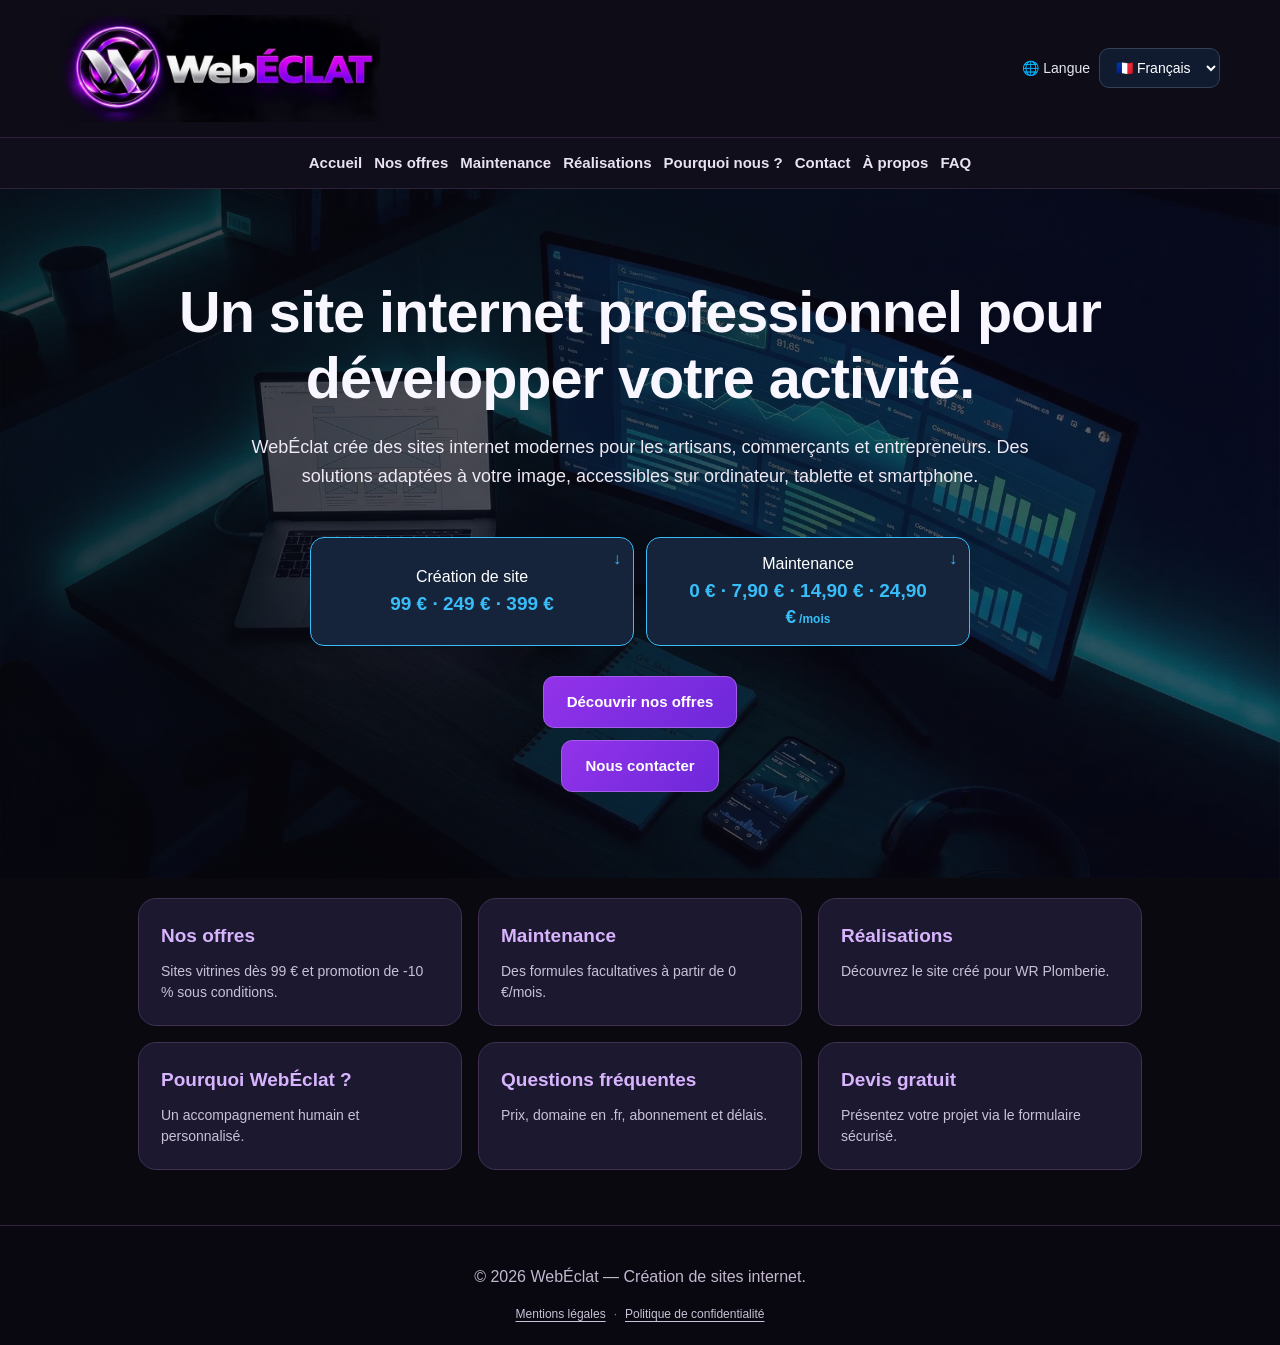
<file: index.html>
<!DOCTYPE html><html lang="fr"><head>
<meta charset="utf-8"/>
<meta content="width=device-width, initial-scale=1.0" name="viewport"/>
<meta content="WebÉclat crée des sites internet modernes et professionnels pour les artisans, commerçants et indépendants." name="description"/>
<title>WebÉclat | Création de sites internet</title>
<link href="style.css" rel="stylesheet"/>
<style>
    /* MENU SMARTPHONE */
    .site-navigation {
      position: relative;
      z-index: 10;
    }

    .menu-toggle {
      display: none;
    }

    .nav-links {
      display: flex;
      justify-content: center;
      align-items: center;
      flex-wrap: wrap;
      gap: 12px;
    }

    /* REALISATION */
    .portfolio-card {
      max-width: 850px;
      margin: 35px auto 0;
      padding: 25px;
      background: #151d30;
      border: 1px solid #293850;
      border-radius: 20px;
      text-align: center;
      overflow: hidden;
    }

    .portfolio-image {
      display: block;
      width: 100%;
      height: auto;
      max-height: 480px;
      object-fit: contain;
      background: #0b1020;
      border-radius: 12px;
    }

    .portfolio-card h3 {
      color: #38bdf8;
      font-size: 28px;
    }

    .contact-box {
      max-width: 650px;
      margin: 35px auto 0;
      padding: 35px 25px;
      background: #151d30;
      border: 1px solid #293850;
      border-radius: 20px;
      text-align: center;
    }

    .contact-email {
      display: inline-block;
      margin: 15px 0;
      color: #38bdf8;
      font-weight: bold;
      overflow-wrap: anywhere;
    }

    .note {
      max-width: 850px;
      margin: 20px auto;
      color: #94a3b8;
      font-size: 14px;
    }

    @media (max-width: 768px) {
      .site-navigation {
        display: block;
        padding: 0;
      }

      .menu-toggle {
        display: flex;
        align-items: center;
        justify-content: center;
        gap: 10px;
        width: 100%;
        padding: 16px;
        border: 0;
        background: #101b30;
        color: #ffffff;
        font-size: 17px;
        font-weight: 700;
        cursor: pointer;
      }

      .nav-links {
        display: none;
        flex-direction: column;
        align-items: stretch;
        gap: 0;
        padding: 0;
        background: #101b30;
      }

      .nav-links.open {
        display: flex;
      }

      .nav-links a {
        display: block;
        padding: 16px 20px;
        text-align: center;
        border-top: 1px solid #293850;
      }

      .cards {
        display: flex;
        flex-direction: column;
        align-items: stretch;
      }

      .card {
        width: 100%;
        max-width: 100%;
      }

      .portfolio-card {
        padding: 15px;
      }

      .contact-box {
        padding: 25px 18px;
      }
    }
  </style>
<style>
header{display:flex;align-items:center;justify-content:space-between;gap:16px;flex-wrap:wrap}
.language-wrap{display:flex;align-items:center;gap:9px;color:#e2e8f0;font-size:14px}
.language-wrap select{background:#101b30;color:#fff;border:1px solid #334155;border-radius:10px;padding:10px 12px;font-size:14px;cursor:pointer}
#maintenance .card{display:flex;flex-direction:column;gap:12px}
#maintenance .card .btn{margin-top:auto}
#maintenance .price small{font-size:15px;font-weight:500}
#maintenance .annual{color:#38bdf8;font-weight:700;margin-top:-10px}
#maintenance .popular{font-weight:700;color:#38bdf8;font-size:13px}
#maintenance .card p{line-height:1.6}
@media(max-width:768px){header{justify-content:center;text-align:center}.language-wrap{width:100%;justify-content:center}}
</style><style>
/* ACCÈS RAPIDE AUX PRIX, VISIBLE DÈS L'ACCUEIL */
.quick-prices{display:grid;grid-template-columns:repeat(2,minmax(0,1fr));gap:12px;max-width:660px;margin:24px auto}
.quick-price{position:relative;display:flex;flex-direction:column;align-items:center;justify-content:center;gap:4px;padding:15px 20px;border:1px solid #38bdf8;border-radius:14px;background:#15243b;color:#fff;text-decoration:none;line-height:1.35}
.quick-price strong{color:#38bdf8;font-size:19px}
.quick-price small{font-size:12px;margin-left:3px}
.quick-arrow{position:absolute;right:12px;top:10px;color:#38bdf8}
#services,#maintenance{scroll-margin-top:10px}
@media(max-width:768px){
  header{padding:10px 12px!important;gap:6px!important}
  .logo{font-size:22px!important}
  .language-wrap{margin:0!important}
  .language-wrap select{padding:7px!important}
  .menu-toggle{padding:10px!important}
  .hero{padding:26px 14px 30px!important}
  .hero h1{font-size:clamp(25px,6vw,32px)!important;line-height:1.2!important;margin:0 auto 12px!important}
  .hero p{font-size:14px!important;line-height:1.45!important;margin:0 auto 12px!important}
  .quick-prices{gap:8px;margin:12px auto!important}
  .quick-price{padding:12px 8px!important;font-size:12px!important;min-height:74px}
  .quick-price strong{font-size:15px!important}
  .quick-arrow{right:5px;top:4px}
  .hero>.btn{padding:10px 12px!important;margin:5px!important;font-size:13px!important}
  .section{padding:36px 14px!important}
  .section h2{margin-bottom:12px!important}
  .cards{gap:12px!important;margin:18px auto!important}
  .card{padding:20px!important}
  .card ul{margin:12px 0!important}
  .card li{margin:4px 0!important}
}
@media(max-width:370px){.quick-price strong{font-size:13px!important}}
</style><style>
/* Version mobile compacte : préserve le fond et les couleurs de style.css */
.hero-short{display:none}
@media(max-width:768px){
  header{display:flex!important;flex-direction:row!important;flex-wrap:nowrap!important;justify-content:space-between!important;align-items:center!important;gap:8px!important;padding:9px 12px!important;min-height:0!important}
  header .logo{font-size:clamp(18px,4.5vw,23px)!important;white-space:nowrap!important;line-height:1.1!important;margin:0!important}
  .language-wrap{width:auto!important;flex:0 0 auto!important;margin:0!important;gap:0!important}
  .language-wrap label{display:none!important}
  .language-wrap select{max-width:145px!important;width:145px!important;padding:7px 5px!important;font-size:12px!important;border-radius:9px!important}
  .site-navigation{padding:0!important}
  .menu-toggle{padding:9px!important;font-size:14px!important;line-height:1.3!important}
  .hero{min-height:0!important;height:auto!important;padding:30px 13px 26px!important;display:block!important}
  .hero h1{font-size:clamp(24px,6vw,31px)!important;line-height:1.16!important;margin:0 auto 12px!important;max-width:600px!important}
  .hero .hero-long{display:none!important}
  .hero .hero-short{display:block!important;font-size:14px!important;line-height:1.4!important;max-width:550px!important;margin:0 auto 14px!important}
  .quick-prices{display:grid!important;grid-template-columns:repeat(2,minmax(0,1fr))!important;gap:8px!important;margin:14px auto 12px!important;max-width:540px!important}
  .quick-price{min-height:70px!important;padding:12px 5px!important;font-size:12px!important;gap:4px!important}
  .quick-price strong{font-size:clamp(12px,3.5vw,16px)!important;white-space:nowrap!important}
  .quick-price small{font-size:10px!important}
  .quick-arrow{top:2px!important;right:4px!important}
  .hero>a.btn{display:inline-block!important;max-width:none!important;width:auto!important;padding:10px 12px!important;margin:4px 3px!important;font-size:13px!important;line-height:1.25!important}
  .section{padding:35px 14px!important}
  .section h2{font-size:26px!important}
  .cards{gap:12px!important;margin:18px auto!important}
  .card{padding:20px!important}
}
@media(max-width:370px){header .logo{font-size:17px!important}.language-wrap select{width:125px!important}.quick-price strong{font-size:12px!important}}
</style><style>
@media(max-width:768px){
 #services,#maintenance{padding:24px 14px!important}
 #services h2,#maintenance h2{font-size:25px!important;line-height:1.2!important;margin:0 0 7px!important}
 #services .intro,#maintenance .intro{font-size:14px!important;line-height:1.4!important;margin:0 auto 12px!important}
 #services .cards,#maintenance .cards{margin:10px auto!important;gap:10px!important}
 #services .card,#maintenance .card{padding:16px!important;border-radius:15px!important;gap:5px!important}
 #services .card h3,#maintenance .card h3{font-size:20px!important;margin:0 0 2px!important}
 #services .card .price,#maintenance .card .price{font-size:29px!important;margin:0 0 5px!important}
 #services .card ul{margin:5px 0 12px!important;padding-left:19px!important}
 #services .card li{font-size:14px!important;margin:2px 0!important;line-height:1.45!important}
 #services .card .btn,#maintenance .card .btn{padding:10px 12px!important;margin:8px 0 0!important;font-size:14px!important}
 #maintenance .card p{font-size:14px!important;margin:4px 0!important}
 #services .note,#maintenance .note{font-size:12px!important;margin:12px auto!important}
}
.quote-form{display:grid;gap:13px;text-align:left;max-width:650px;margin:20px auto}
.quote-form label{font-weight:600;font-size:14px}
.quote-form input.quote-form select.quote-form textarea{width:100%;margin-top:5px;padding:12px 14px;border:1px solid #40506b;background:#0b1427;color:#fff;border-radius:10px;font:inherit}
.quote-form textarea{min-height:110px;resize:vertical}
.quote-form .btn{cursor:pointer;width:100%;margin:5px 0}
.quote-form .form-consent{display:flex;align-items:flex-start;gap:9px;font-weight:400;line-height:1.4}
.quote-form .form-consent input{width:auto;margin:4px 0 0}
.form-privacy{font-size:12px;color:#b6c5da}
</style><style>
/* Offres compactes sur mobile, même si style.css définit des espacements */
@media(max-width:768px){
  section#services,section#maintenance{padding:19px 12px!important}
  section#services>h2,section#maintenance>h2{font-size:23px!important;line-height:1.18!important;margin:0 0 6px!important;padding:0!important}
  section#services>p.intro,section#maintenance>p.intro{font-size:13px!important;line-height:1.35!important;margin:0 auto 11px!important;padding:0!important}
  section#services .cards,section#maintenance .cards{gap:10px!important;margin:10px auto!important}
  section#services article.card,section#maintenance article.card{padding:13px 14px!important;min-height:0!important}
  section#services article.card h3,section#maintenance article.card h3{font-size:19px!important;line-height:1.2!important;margin:0 0 4px!important;padding:0!important}
  section#services article.card .price,section#maintenance article.card .price{font-size:28px!important;line-height:1.15!important;margin:0 0 8px!important;padding:0!important}
  section#services article.card ul,section#maintenance article.card ul{margin:5px 0 9px!important;padding:0!important;list-style:none!important}
  section#services article.card ul li,section#maintenance article.card ul li{font-size:14px!important;line-height:1.3!important;margin:0!important;padding:7px 3px!important;min-height:0!important}
  section#services article.card a.btn,section#maintenance article.card a.btn{padding:10px!important;margin:8px 0 0!important}
}
#quote-success{display:none;max-width:650px;margin:14px auto;padding:15px;border:1px solid #8c45ff;border-radius:12px;background:#221631;color:#fff;text-align:center}
#quote-success:target{display:block}
</style><style>
/* Optimisation mobile 2026 : aucune modification de l'affichage ordinateur */
@media (max-width:768px) {
  header {padding:9px 12px!important;gap:7px!important;min-height:60px!important;}
  header .logo {font-size:clamp(17px,4.3vw,22px)!important;letter-spacing:-.5px!important;}
  header .language-wrap {margin-left:auto!important;min-width:0!important;}
  header .language-wrap select {width:clamp(105px,28vw,138px)!important;max-width:138px!important;font-size:12px!important;padding:8px 3px!important;}
  header .menu-toggle {display:flex!important;flex:0 0 39px!important;width:39px!important;height:39px!important;min-width:39px!important;padding:0!important;border:1px solid #34415d!important;border-radius:10px!important;background:#142137!important;font-size:21px!important;align-items:center!important;justify-content:center!important;line-height:1!important;}
  .site-navigation {min-height:0!important;border:0!important;}
  .site-navigation .nav-links {position:relative!important;z-index:15!important;}
  .site-navigation .nav-links a {padding:12px 16px!important;font-size:14px!important;}
  .hero {padding:21px 12px 22px!important;}
  .hero h1 {font-size:clamp(22px,5.45vw,28px)!important;line-height:1.15!important;margin:0 auto 9px!important;max-width:540px!important;letter-spacing:-.45px!important;}
  .hero .hero-short {font-size:13px!important;line-height:1.35!important;margin:0 auto 10px!important;}
  .quick-prices {gap:7px!important;margin:10px auto 9px!important;}
  .quick-price {min-height:60px!important;padding:9px 5px!important;border-radius:12px!important;gap:3px!important;}
  .quick-price strong {font-size:clamp(11px,3.4vw,15px)!important;}
  .quick-price small {font-size:9px!important;}
  .hero>a.btn {padding:9px 10px!important;margin:3px 2px!important;font-size:12px!important;border-radius:11px!important;}
  section#services,section#maintenance {padding:18px 12px!important;}
  section#services>h2,section#maintenance>h2 {font-size:22px!important;margin:0 0 5px!important;}
  section#services>p.intro,section#maintenance>p.intro {font-size:12.5px!important;margin:0 auto 9px!important;}
  section#services article.card,section#maintenance article.card {padding:12px!important;}
  section#services article.card h3,section#maintenance article.card h3 {font-size:18px!important;}
  section#services article.card .price,section#maintenance article.card .price {font-size:27px!important;margin-bottom:5px!important;}
  section#services article.card ul li,section#maintenance article.card ul li {padding:6px 3px!important;font-size:13.5px!important;}
}
@media(max-width:360px){header{padding:8px!important;gap:5px!important}header .logo{font-size:16px!important}header .language-wrap select{width:103px!important}header .menu-toggle{flex-basis:36px!important;width:36px!important;min-width:36px!important}}
</style><style>
/* Finitions de la version mobile : bureau inchangé */
@media (max-width: 768px) {
  #services .card ul {list-style:none!important;padding:0!important;margin:9px 0 12px!important;}
  #services .card ul li {position:static!important;text-align:center!important;padding:7px 8px!important;line-height:1.45!important;}
  #services .card ul li::before {content:none!important;display:none!important;}
  #services .card .btn,#maintenance .card .btn {min-height:44px;display:inline-flex;align-items:center;justify-content:center;}
  #services .card h3,#maintenance .card h3 {line-height:1.22!important;}
  #maintenance .card p {line-height:1.5!important;}
  #realisations .portfolio-image {max-width:100%;height:auto;object-fit:cover;}
  .quote-form input.quote-form select.quote-form textarea {font-size:16px!important;min-height:44px;}
  .quote-form button {min-height:48px;}
  html {scroll-padding-top:12px;}
}
@media (max-width:360px) {
  .hero>a.btn {font-size:11px!important;padding:10px 7px!important;}
}
</style><style>/* Finitions WebÉclat : confort, lisibilité et conversion */
:root{color-scheme:dark}
button,select,input,textarea{font-family:inherit}
a:focus-visible,button:focus-visible,select:focus-visible,input:focus-visible,textarea:focus-visible{outline:3px solid #d8b4fe;outline-offset:3px}
.btn.quick-price.menu-toggle{touch-action:manipulation}
.card.portfolio-card.contact-box{overflow-wrap:anywhere}
.quote-form input:focus.quote-form select:focus.quote-form textarea:focus{border-color:#a855f7;box-shadow:0 0 0 3px rgba(168,85,247.16)}
@media(max-width:768px){
  .hero{padding-bottom:24px!important}
  .hero h1{max-width:28ch!important}
  .hero>a.btn{min-height:43px!important;display:inline-flex!important;align-items:center;justify-content:center}
  section#services article.card,section#maintenance article.card{border-radius:16px!important}
  section#services article.card ul li{font-size:14px!important;line-height:1.45!important}
  section#services article.card .btn,section#maintenance article.card .btn{width:100%;margin-left:0!important;margin-right:0!important}
  #avantages .card{padding:17px!important}
  #avantages .card h3{font-size:19px!important;margin-bottom:6px!important}
  #avantages .card p{font-size:14px!important;line-height:1.5!important;margin:0!important}
  #realisations .portfolio-card{margin-top:15px!important}
  #realisations .portfolio-card h3{font-size:22px!important;margin:12px 0 6px!important}
  #contact .quote-form-wrap{max-width:650px;margin:auto}
  #contact .quote-form{gap:11px}
  #contact .contact-box{margin-top:22px}
  .section .intro{font-size:14px!important;line-height:1.45!important}
}
@media(prefers-reduced-motion:reduce){html{scroll-behavior:auto!important}*,*::before,*::after{animation-duration:.01ms!important;transition-duration:.01ms!important}}
</style><meta content="#09090f" name="theme-color"/><style>
/* Choix du mode de demande de devis */
.quote-choice[hidden]{display:none!important}
.quote-choice{position:fixed;inset:0;z-index:1000;display:flex;align-items:center;justify-content:center;padding:18px;background:rgba(0,0,0.78)}
.quote-choice-panel{position:relative;width:min(100%,440px);max-height:90vh;overflow:auto;padding:26px 20px;background:#171525;border:1px solid #8d48ec;border-radius:18px;color:#fff;text-align:center;box-shadow:0 20px 70px #0009}
.quote-choice-panel h2{font-size:23px;line-height:1.25;margin:8px 26px 12px}
.quote-choice-panel p{color:#d8d4e5;line-height:1.5;margin:0 0 18px}
.quote-choice-panel .btn{display:block;width:100%;margin:10px 0;padding:13px 12px;font-size:15px;min-height:48px}
.quote-choice-panel .quote-secondary{background:#242138;border-color:#796397}
.quote-choice-close{position:absolute;right:10px;top:8px;width:38px;height:38px;border:0;border-radius:10px;background:transparent;color:#fff;font-size:27px;cursor:pointer}
@media(max-width:380px){.quote-choice-panel{padding:22px 15px}.quote-choice-panel h2{font-size:20px}}
</style>
<style id="webeclat-mobile-pro">
/* Finitions smartphone WebÉCLAT : affichage 320–768 px */
@media (max-width: 768px) {
  html, body { width: 100%; overflow-x: clip; }
  body { -webkit-text-size-adjust: 100%; }
  header {
    display:flex!important; align-items:center!important; justify-content:space-between!important;
    flex-wrap:nowrap!important; gap:6px!important; min-height:72px!important;
    padding:9px 10px!important; text-align:left!important;
  }
  header .logo { display:flex!important; flex:1 1 auto!important; min-width:0!important; align-items:center!important; }
  header .logo .brand-full-logo {
    display:block!important; width:100%!important; max-width:225px!important;
    height:auto!important; object-fit:contain!important; mix-blend-mode:screen!important;
  }
  header .language-wrap { width:auto!important; flex:0 0 auto!important; margin:0!important; }
  header .language-wrap label { display:none!important; }
  header .language-wrap select {
    width:96px!important; max-width:96px!important; min-height:42px!important;
    font-size:12px!important; padding:6px 4px!important; border-radius:10px!important;
  }
  header .menu-toggle {
    display:flex!important; flex:0 0 42px!important; width:42px!important; min-width:42px!important;
    height:42px!important; padding:0!important; font-size:22px!important;
    align-items:center!important; justify-content:center!important;
  }
  .site-navigation { padding:0!important; }
  .site-navigation .nav-links a { min-height:44px!important; display:flex!important; align-items:center!important; }
  section.hero {
    padding:25px 15px 27px!important; min-height:0!important;
    background-position:center!important;
  }
  section.hero h1 {
    font-size:clamp(24px,6.2vw,30px)!important; line-height:1.16!important;
    max-width:22ch!important; letter-spacing:-.5px!important; margin:0 auto 11px!important;
    text-wrap:balance;
  }
  section.hero .hero-short {
    display:block!important; max-width:36ch!important; margin:0 auto 13px!important;
    font-size:clamp(14px,3.65vw,16px)!important; line-height:1.48!important;
  }
  section.hero .quick-prices {
    width:100%!important; max-width:520px!important; gap:9px!important;
    margin:12px auto 13px!important;
    grid-template-columns:repeat(2,minmax(0,1fr))!important;
  }
  section.hero .quick-price {
    min-height:76px!important; padding:12px 7px!important; border-radius:15px!important;
  }
  section.hero .quick-price strong { font-size:clamp(12px,3.6vw,17px)!important; }
  section.hero .quick-price small { font-size:10px!important; }
  section.hero>a.btn {
    display:inline-flex!important; align-items:center!important; justify-content:center!important;
    min-height:48px!important; padding:12px 14px!important; margin:3px 3px!important;
    font-size:clamp(12px,3.5vw,15px)!important; border-radius:13px!important;
  }
  section#services, section#maintenance, section#realisations, section#avantages, section#contact {
    padding:42px 16px!important;
  }
  section#services>h2, section#maintenance>h2 {
    font-size:clamp(25px,6.2vw,30px)!important; line-height:1.2!important; margin-bottom:12px!important;
  }
  section#services>p.intro, section#maintenance>p.intro {
    font-size:15px!important; line-height:1.5!important; margin:0 auto 24px!important;
  }
  section#services .cards, section#maintenance .cards {
    grid-template-columns:1fr!important; gap:18px!important; margin:20px auto 0!important;
  }
  section#services article.card, section#maintenance article.card {
    padding:25px 20px!important; border-radius:22px!important;
  }
  section#services article.card h3, section#maintenance article.card h3 {
    font-size:23px!important; margin:0 0 12px!important;
  }
  section#services article.card .price, section#maintenance article.card .price {
    font-size:38px!important; margin-bottom:16px!important;
  }
  section#services article.card ul li, section#maintenance article.card ul li {
    padding:12px 7px!important; font-size:15px!important; line-height:1.45!important;
  }
  section#services article.card .btn, section#maintenance article.card .btn {
    min-height:52px!important; font-size:16px!important; border-radius:14px!important;
  }
  .quote-form input.quote-form select.quote-form textarea { font-size:16px!important; }
}
@media (max-width: 370px) {
  header { gap:4px!important; padding:8px 7px!important; }
  header .logo .brand-full-logo { max-width:185px!important; }
  header .language-wrap select { width:87px!important; max-width:87px!important; font-size:11px!important; }
  header .menu-toggle { flex-basis:39px!important; width:39px!important; min-width:39px!important; }
  section.hero { padding-left:10px!important; padding-right:10px!important; }
  section.hero .quick-price { padding:12px 4px!important; }
}
</style>
<style id="webeclat-mobile-final-2026">
/* Ajustements finaux pour smartphone uniquement ; design ordinateur inchangé. */
@media (max-width: 768px) {
  section.hero .quick-prices {
    display: grid !important;
    grid-template-columns: minmax(0, 1fr) !important;
    width: 100% !important;
    max-width: 410px !important;
    gap: 10px !important;
    margin: 16px auto !important;
  }
  section.hero .quick-price {
    width: 100% !important;
    min-height: 76px !important;
    padding: 12px 26px !important;
  }
  section.hero .quick-price strong {
    display: block !important;
    max-width: 100% !important;
    white-space: normal !important;
    overflow-wrap: anywhere !important;
    font-size: clamp(15px, 4.2vw, 19px) !important;
    line-height: 1.4 !important;
  }
  section.hero .quick-price small {
    font-size: 11px !important;
    white-space: nowrap !important;
  }
  section.hero .quick-arrow { right: 12px !important; top: 10px !important; }
  section.hero h1 { max-width: 26ch !important; }
  section.hero>a.btn { min-height: 46px !important; }
  section#services article.card .price,
  section#maintenance article.card .price { font-size: 36px !important; }
}
</style>
<style id="webeclat-mobile-carousel-2026">
/* Ajustements mobiles uniquement : accueil pleine hauteur et cartes à glisser. */
@media (max-width: 768px) {
  section.hero {
    min-height: calc(100svh - 72px) !important;
    height: auto !important;
    display: flex !important;
    flex-direction: column !important;
    align-items: center !important;
    justify-content: center !important;
    padding: 20px 14px 26px !important;
  }
  section.hero h1 { font-size: clamp(23px, 5.7vw, 30px) !important; }
  section.hero .quick-prices {
    display: grid !important;
    grid-template-columns: minmax(0, 1fr) !important;
    width: 100% !important;
    max-width: 410px !important;
    gap: 9px !important;
    margin: 12px auto !important;
  }
  section.hero .quick-price { min-height: 67px !important; padding: 10px 20px !important; }
  section.hero .quick-price strong {
    white-space: normal !important;
    overflow-wrap: normal !important;
    word-break: normal !important;
    font-size: clamp(14px, 3.8vw, 18px) !important;
  }
  section.hero .quick-price small { white-space: nowrap !important; }
  section.hero > a.btn { min-height: 44px !important; }
  /* Les cartes restent côte à côte sur ordinateur ; glissement natif sur téléphone. */
  section#services .cards,
  section#maintenance .cards {
    display: flex !important;
    flex-direction: row !important;
    flex-wrap: nowrap !important;
    align-items: stretch !important;
    justify-content: flex-start !important;
    gap: 14px !important;
    width: calc(100% + 16px) !important;
    max-width: none !important;
    margin: 15px -8px 0 !important;
    padding: 3px 8px 18px !important;
    overflow-x: auto !important;
    overflow-y: hidden !important;
    scroll-snap-type: x mandatory;
    scroll-padding-inline: 8px;
    -webkit-overflow-scrolling: touch;
    overscroll-behavior-x: contain;
    scrollbar-width: thin;
  }
  section#services .cards > article.card,
  section#maintenance .cards > article.card {
    flex: 0 0 min(82vw, 340px) !important;
    width: min(82vw, 340px) !important;
    min-width: min(82vw, 340px) !important;
    max-width: min(82vw, 340px) !important;
    box-sizing: border-box !important;
    scroll-snap-align: start;
    padding: 20px 17px !important;
  }
  section#services .card .price,
  section#maintenance .card .price { font-size: 33px !important; }
  section#services, section#maintenance { overflow: hidden; }
  section#services > p.intro::after,
  section#maintenance > p.intro::after {
    content: "  ← Faites glisser les offres →";
    display: block;
    color: #c084fc;
    font-size: 12px;
    font-weight: 700;
    margin-top: 8px;
  }
  section#realisations .portfolio-card { padding: 15px !important; }
}
@media (max-width: 370px) {
  section.hero { padding: 13px 10px 18px !important; }
  section.hero .quick-price { min-height: 62px !important; }
  section.hero .quick-price strong { font-size: 13px !important; }
}
@media (prefers-reduced-motion: reduce) {
  section#services .cards, section#maintenance .cards { scroll-behavior: auto !important; }
}
</style>
<style id="webeclat-mobile-finitions-2026">
/* Finitions mobiles : accueil resserré, boutons sur une ligne et cartes plus courtes. */
@media (max-width: 768px) {
  section.hero {
    min-height: 0 !important;
    height: auto !important;
    display: block !important;
    padding: 28px 12px 24px !important;
    text-align: center !important;
  }
  section.hero h1 { margin: 0 auto 12px !important; }
  section.hero .hero-short { margin: 0 auto 13px !important; }
  section.hero .quick-prices { margin: 13px auto 14px !important; gap: 9px !important; }
  section.hero > a.btn {
    display: inline-flex !important;
    width: calc(50% - 12px) !important;
    max-width: 210px !important;
    min-height: 46px !important;
    padding: 9px 6px !important;
    margin: 3px 3px !important;
    font-size: clamp(11px, 3.2vw, 14px) !important;
    line-height: 1.2 !important;
    vertical-align: middle !important;
    white-space: normal !important;
    box-sizing: border-box !important;
  }
  section#services, section#maintenance { padding: 29px 13px !important; }
  section#services > p.intro, section#maintenance > p.intro { margin-bottom: 12px !important; }
  section#services .cards, section#maintenance .cards { margin-top: 10px !important; padding-bottom: 12px !important; }
  section#services .cards > article.card, section#maintenance .cards > article.card {
    padding: 17px 14px !important;
    gap: 6px !important;
  }
  section#services article.card h3, section#maintenance article.card h3 { margin-bottom: 5px !important; font-size: 21px !important; }
  section#services article.card .price, section#maintenance article.card .price { font-size: 31px !important; margin-bottom: 7px !important; }
  section#services article.card ul { margin: 5px 0 9px !important; }
  section#services article.card ul li { padding: 6px 3px !important; line-height: 1.35 !important; }
  section#services article.card a.btn, section#maintenance article.card a.btn { min-height: 45px !important; margin-top: 8px !important; font-size: 14px !important; }
  section#services > p.note, section#maintenance > p.note { margin: 10px auto !important; font-size: 12px !important; line-height: 1.45 !important; }
}
@media (max-width: 360px) {
  section.hero > a.btn { font-size: 11px !important; padding: 9px 4px !important; }
}
</style>
<style id="webeclat-hero-viewport-fix-2026">
/* Correctif final : placé après les anciens styles intégrés pour éviter les conflits. */
@media (max-width: 768px) {
  section.hero#accueil {
    box-sizing: border-box !important;
    min-height: calc(100vh - 72px) !important;
    min-height: calc(100svh - 72px) !important;
    height: auto !important;
    display: grid !important;
    grid-template-columns: repeat(2, minmax(0, 1fr)) !important;
    align-content: center !important;
    justify-items: stretch !important;
    column-gap: 6px !important;
    row-gap: 0 !important;
    padding: 24px 14px 30px !important;
  }
  section.hero#accueil > h1,
  section.hero#accueil > p,
  section.hero#accueil > .quick-prices {
    grid-column: 1 / -1 !important;
  }
  section.hero#accueil > a.btn {
    display: inline-flex !important;
    width: 100% !important;
    max-width: none !important;
    min-width: 0 !important;
    margin: 3px 0 !important;
    padding: 10px 5px !important;
    white-space: normal !important;
    text-align: center !important;
  }
}
</style>
<style id="webeclat-hero-balance-2026">
/* Équilibre vertical sur les téléphones assez hauts : remonte la limite basse visuelle
   en décalant doucement le contenu, sans toucher aux cartes ni au bureau. */
@media (max-width: 768px) and (min-height: 700px) {
  section.hero#accueil > h1,
  section.hero#accueil > p,
  section.hero#accueil > .quick-prices,
  section.hero#accueil > a.btn {
    position: relative !important;
    top: clamp(16px, 4.5svh, 42px) !important;
  }
}
</style>
<style id="webeclat-promo-2026">
/* Promotion discrète, cohérente avec les couleurs existantes. */
.promo-offer{max-width:850px;margin:20px auto 25px;padding:16px 20px;border:1px solid rgba(192,132,252.55);border-radius:16px;background:rgba(168,85,247.09);text-align:center}
.promo-offer strong{color:#d8b4fe;font-size:18px}
.promo-offer p{margin:6px 0;color:#f8f7ff;line-height:1.5}
.promo-offer small{display:block;color:#c9c2d7;font-size:12px;line-height:1.5}
@media(max-width:768px){.promo-offer{margin:13px auto 16px;padding:13px 12px}.promo-offer strong{font-size:16px}.promo-offer p{font-size:13px}.promo-offer small{font-size:11px}}
</style>
<style id="webeclat-faq-style">
#faq{padding-top:48px;padding-bottom:48px}
.faq-list{max-width:850px;margin:25px auto 0;display:grid;gap:12px}
.faq-list details{background:#1b1528;border:1px solid #50335f;border-radius:14px;overflow:hidden}
.faq-list summary{list-style:none;cursor:pointer;padding:19px 22px;font-weight:700;font-size:17px;display:flex;align-items:center;justify-content:space-between;gap:14px}
.faq-list summary::-webkit-details-marker{display:none}
.faq-list summary::after{content:'+';color:#c084fc;font-size:25px;line-height:1;flex:none}
.faq-list details[open] summary::after{content:'−'}
.faq-list details p{margin:0;padding:0 22px 20px;color:#d8d0e3;line-height:1.65}
@media(max-width:768px){#faq{padding:35px 16px!important}.faq-list summary{padding:16px;font-size:15px}.faq-list details p{padding:0 16px 16px;font-size:14px}}
</style>
<style id="multi-page-layout">
/* Pages courtes et navigation claire */
.page-intro{padding:64px 20px 22px;text-align:center;max-width:950px;margin:auto}
.page-intro h1{font-size:clamp(30px,5vw,49px);line-height:1.15;margin:0 0 14px}
.page-intro p{color:#c9c2d7;font-size:17px;line-height:1.6}
.page-shortcuts{display:grid;grid-template-columns:repeat(3,minmax(0,1fr));gap:16px;max-width:1040px;margin:20px auto 55px;padding:0 18px}
.page-shortcuts a{background:#1b1830;border:1px solid #403052;border-radius:18px;padding:22px;text-decoration:none;color:#f8f7ff;display:flex;flex-direction:column;gap:10px;transition:transform .15s,border-color .15s}
.page-shortcuts a:hover{transform:translateY(-3px);border-color:#a855f7}
.page-shortcuts strong{color:#d8b4fe;font-size:19px}
.page-shortcuts span{color:#c9c2d7;font-size:14px;line-height:1.5}
.about-card{max-width:850px;margin:24px auto;background:#1b1830;border:1px solid #403052;border-radius:18px;padding:28px;text-align:left;line-height:1.7}
.about-card h2{color:#d8b4fe;margin-top:0}
.site-navigation .nav-links a[aria-current="page"]{color:#d8b4fe;text-decoration:underline;text-underline-offset:6px}
@media(max-width:768px){.page-intro{padding:36px 16px 12px}.page-intro h1{font-size:29px}.page-intro p{font-size:15px}.page-shortcuts{grid-template-columns:repeat(2,minmax(0,1fr));gap:10px;margin:16px auto 28px;padding:0 12px}.page-shortcuts a{padding:17px 12px}.page-shortcuts strong{font-size:15px}.page-shortcuts span{font-size:12px}.about-card{margin:15px 12px;padding:20px}.section{padding:32px 14px!important}section.hero#accueil{min-height:0!important;display:block!important;padding:35px 14px 26px!important}section.hero#accueil>.quick-prices{grid-template-columns:repeat(2,minmax(0,1fr))!important;max-width:520px!important}section.hero#accueil>.quick-prices .quick-price{min-height:75px!important;padding:10px 5px!important}section.hero#accueil>.quick-prices .quick-price strong{font-size:clamp(11px,3.2vw,15px)!important}section.hero#accueil > h1,section.hero#accueil > p,section.hero#accueil > .quick-prices,section.hero#accueil > a.btn{position:static!important;top:auto!important}}
</style><style id="webeclat-accueil-mobile-elegant">
.mobile-quick-value{display:none}
@media(max-width:768px){
 section.hero#accueil{min-height:0!important;padding:23px 14px 21px!important;display:grid!important;grid-template-columns:repeat(2,minmax(0,1fr))!important;column-gap:9px!important;align-content:start!important}
 section.hero#accueil>h1{font-size:clamp(23px,5.7vw,30px)!important;line-height:1.16!important;margin:0 auto 10px!important}
 section.hero#accueil>.hero-short{font-size:14px!important;line-height:1.42!important;margin:0 auto 12px!important}
 section.hero#accueil>.quick-prices{display:grid!important;grid-template-columns:repeat(2,minmax(0,1fr))!important;gap:9px!important;margin:10px auto 14px!important;width:100%!important;max-width:520px!important}
 section.hero#accueil .quick-price{min-height:72px!important;padding:10px 8px!important;gap:4px!important}
 section.hero#accueil .quick-price>strong:not(.mobile-quick-value){display:none!important}
 section.hero#accueil .quick-price>.mobile-quick-value{display:block!important;font-size:clamp(17px,4.4vw,22px)!important;line-height:1.15!important;white-space:nowrap!important}
 section.hero#accueil .quick-price>span:first-child{font-size:12px!important}
 section.hero#accueil>a.btn{min-height:44px!important;width:100%!important;max-width:none!important;margin:2px 0!important;padding:9px 5px!important;font-size:clamp(11px,3.1vw,14px)!important;line-height:1.2!important;border-radius:12px!important}
 section.hero#accueil>a.btn[href^="offres"]{background:rgba(27,24,48.85)!important;border:1px solid #a855f7!important;color:#f8f7ff!important}
 section.hero#accueil>a.btn[href^="contact"]{background:#8729d9!important;border:1px solid #a855f7!important;color:white!important;font-weight:700!important}
 .page-shortcuts{gap:9px!important;margin:12px auto 25px!important;padding:0 12px!important}
 .page-shortcuts a{min-height:112px!important;padding:13px 12px!important;gap:7px!important;position:relative!important}
 .page-shortcuts a::after{content:'↗';position:absolute;right:11px;top:10px;color:#c084fc;font-size:15px}
 .page-shortcuts strong{font-size:clamp(13px,3.6vw,16px)!important;padding-right:15px!important;line-height:1.3!important}
 .page-shortcuts span{font-size:12px!important;line-height:1.35!important}
}
@media(max-width:370px){.page-shortcuts a{padding:12px 9px!important}.page-shortcuts span{font-size:11px!important}}
</style><style id="webeclat-mobile-one-screen-2026">
/* Accueil compact : six raccourcis visibles sans sacrifier les zones tactiles. */
@media (max-width:768px){
 header{min-height:58px!important;padding:6px 10px!important}
 header .logo .brand-full-logo{max-width:190px!important}
 section.hero#accueil{padding:12px 12px 13px!important;min-height:0!important}
 section.hero#accueil>h1{font-size:clamp(20px,5.2vw,26px)!important;line-height:1.12!important;margin:0 auto 7px!important}
 section.hero#accueil>.hero-short{font-size:12px!important;line-height:1.3!important;margin:0 auto 8px!important}
 section.hero#accueil>.quick-prices{margin:6px auto 8px!important;gap:7px!important}
 section.hero#accueil .quick-price{min-height:52px!important;padding:6px 5px!important;gap:2px!important}
 section.hero#accueil .quick-price>span:first-child{font-size:11px!important}
 section.hero#accueil .quick-price>.mobile-quick-value{font-size:16px!important}
 section.hero#accueil>a.btn{min-height:40px!important;padding:7px 4px!important;font-size:12px!important}
 .page-shortcuts{grid-template-columns:repeat(2,minmax(0,1fr))!important;gap:7px!important;margin:9px auto 12px!important;padding:0 12px!important}
 .page-shortcuts a{min-height:52px!important;padding:10px 22px 10px 10px!important;justify-content:center!important;gap:0!important;border-radius:12px!important}
 .page-shortcuts a strong{font-size:clamp(12px,3.35vw,15px)!important;line-height:1.22!important;padding-right:0!important}
 .page-shortcuts a span{display:none!important}
 .page-shortcuts a::after{top:50%!important;right:8px!important;transform:translateY(-50%);font-size:14px!important}
 footer{padding:10px 8px!important}
 footer p{margin:0!important;font-size:11px!important}
}
@media(max-width:370px){.page-shortcuts a strong{font-size:11.5px!important}}
</style><style id="webeclat-compact-cta-2026">
/* Accueil compact : bouton de devis visible sans masquer les raccourcis. */
.mobile-devis-sticky{display:none}
@media(max-width:768px){
 html{scroll-padding-bottom:76px}
 body{padding-bottom:72px}
 header{min-height:55px!important;padding:5px 9px!important}
 header .logo .brand-full-logo{max-width:185px!important}
 header .language-wrap select{min-height:37px!important}
 header .menu-toggle{height:38px!important;min-width:38px!important;width:38px!important;flex-basis:38px!important}
 section.hero#accueil{padding:10px 11px 10px!important;row-gap:0!important}
 section.hero#accueil>h1{font-size:clamp(19px,5vw,25px)!important;margin:0 auto 6px!important;line-height:1.12!important}
 section.hero#accueil>.hero-short{font-size:12px!important;line-height:1.25!important;margin:0 auto 7px!important}
 section.hero#accueil>.quick-prices{margin:5px auto 6px!important;gap:7px!important}
 section.hero#accueil .quick-price{min-height:48px!important;padding:5px!important}
 section.hero#accueil>a.btn{min-height:37px!important;margin:2px 0!important;font-size:12px!important}
 section.hero#accueil>a.btn[href*="contact"]{display:none!important}
 .page-shortcuts{gap:6px!important;margin:7px auto 7px!important}
 .page-shortcuts a{min-height:44px!important;padding:7px 20px 7px 7px!important}
 .page-shortcuts a strong{font-size:clamp(11px,3.15vw,14px)!important}
 footer{padding:7px!important}
 .mobile-devis-sticky{display:flex;position:fixed;bottom:0;left:0;right:0;z-index:999;justify-content:center;align-items:center;padding:9px 12px max(9px,env(safe-area-inset-bottom));background:rgba(10,9,18.97);border-top:1px solid rgba(192,132,252.35);box-shadow:0 -8px 25px #0008}
 .mobile-devis-sticky a{display:block;max-width:480px;width:100%;border-radius:12px;background:#8729d8;color:#fff;text-align:center;font-weight:700;text-decoration:none;padding:12px 16px;font-size:15px;line-height:1.25}
 .mobile-devis-sticky a:focus-visible{outline:3px solid #fff;outline-offset:2px}
}
@media(max-width:370px){.page-shortcuts a strong{font-size:11px!important}section.hero#accueil>h1{font-size:19px!important}}
</style>
<style id="webeclat-mobile-footer-finish-2026">
/* Répartit la hauteur disponible sans étirer les cartes. */
@media (max-width:768px){
  html{min-height:100%;}
  body{min-height:100vh!important;min-height:100svh!important;display:flex!important;flex-direction:column!important;padding-bottom:65px!important;box-sizing:border-box!important;}
  body>main{flex:1 0 auto!important;}
  body>footer{margin-top:auto!important;flex-shrink:0!important;padding:9px 8px!important;}
  .mobile-devis-sticky{padding:7px 12px max(7px,env(safe-area-inset-bottom))!important;}
  .mobile-devis-sticky a{max-width:480px!important;min-height:42px!important;padding:10px 12px!important;font-size:14px!important;border-radius:11px!important;}
}
</style>
<style id="webeclat-finition-equilibree-2026">
/* Ajustements demandés : uniquement l'accueil sur smartphone. */
@media (max-width:768px) {
  body { min-height:0!important; display:block!important; padding-bottom:68px!important; }
  body>main { flex:none!important; }
  body>footer { margin-top:0!important; padding:12px 8px!important; border-top:1px solid rgba(56,189,248.25)!important; }
  section.hero#accueil { padding:13px 12px 8px!important; }
  section.hero#accueil>.hero-short { font-size:clamp(14px,3.75vw,16px)!important; line-height:1.38!important; max-width:39ch!important; margin:2px auto 10px!important; }
  section.hero#accueil>.quick-prices { margin:7px auto 7px!important; }
  section.hero#accueil>a.btn[href^="offres"] { grid-column:1/-1!important; width:min(100%,300px)!important; justify-self:center!important; min-height:42px!important; margin:3px auto 2px!important; border-color:#38bdf8!important; background:rgba(20,29,47.92)!important; color:#f1f7ff!important; box-shadow:0 0 0 1px rgba(56,189,248.12)!important; }
  .page-shortcuts { margin:6px auto 8px!important; gap:7px!important; }
  .page-shortcuts a { min-height:46px!important; border-color:#4d405f!important; background:linear-gradient(120deg,#20182f,#1b1c34)!important; }
  .page-shortcuts a strong { color:#eee4ff!important; font-weight:700!important; }
  .page-shortcuts a::after { color:#70c9ee!important; }
  .page-shortcuts a:hover.page-shortcuts a:focus-visible { border-color:#38bdf8!important; }
  .mobile-devis-sticky { border-top-color:rgba(56,189,248.4)!important; }
}
</style>
<style id="webeclat-final-espacement-rubriques-2026">
/* Descendre uniquement les six rubriques, sans déplacer le CTA fixe. */
@media (max-width:768px) {
  section.hero#accueil>.hero-short {
    font-size:clamp(15px,4vw,17px)!important;
    line-height:1.4!important;
    margin:3px auto 11px!important;
  }
  .page-shortcuts {
    margin-top:19px!important;
    margin-bottom:8px!important;
  }
  .mobile-devis-sticky { bottom:0!important; }
}
@media (max-width:370px) {
  .page-shortcuts { margin-top:13px!important; }
}
</style>
<style id="webeclat-finition-rubriques-footer-2026">
/* Décale les raccourcis et rapproche le pied de page du CTA fixe, sans toucher au CTA. */
@media (max-width:768px) {
  .page-shortcuts { margin-top:38px!important; margin-bottom:6px!important; }
  body { min-height:100svh!important; display:flex!important; flex-direction:column!important; padding-bottom:68px!important; }
  body>main { flex:1 0 auto!important; }
  body>footer { margin-top:auto!important; padding:9px 8px 5px!important; }
  .mobile-devis-sticky { bottom:0!important; }
}
@media (max-width:370px), (max-height:700px) {
  .page-shortcuts { margin-top:20px!important; }
}
</style>
<style id="webeclat-footer-legal-links">
.footer-legal-links{display:flex;align-items:center;justify-content:center;flex-wrap:wrap;gap:8px;margin-top:7px;font-size:12px;line-height:1.4}
.footer-legal-links a{color:#c9c2d7;text-decoration:underline;text-underline-offset:3px}
.footer-legal-links a:hover.footer-legal-links a:focus-visible{color:#d8b4fe}
.footer-legal-links span{color:#857b95}
@media(max-width:768px){.footer-legal-links{font-size:10px;gap:6px;margin-top:5px}.footer-legal-links a{padding:3px 0}}
</style>
</head><body><header>
<div class="logo"><img alt="WebÉCLAT" class="brand-full-logo" src="images/logo-webeclat-test-76.webp" width="750" height="250" decoding="async" fetchpriority="high"/></div>
<div class="language-wrap"><label for="languageSelect">🌐 <span data-i18n="languageLabel">Langue</span></label><select aria-label="Choisir la langue" id="languageSelect"><option value="fr">🇫🇷 Français</option><option value="en">🇬🇧 English</option><option value="es">🇪🇸 Español</option><option value="ru">🇷🇺 Русский</option><option value="de">🇩🇪 Deutsch</option></select></div><button aria-controls="navLinks" aria-expanded="false" aria-label="Ouvrir le menu" class="menu-toggle" id="menuToggle" type="button"><span aria-hidden="true">☰</span></button></header><nav aria-label="Navigation principale" class="site-navigation">
<div class="nav-links" id="navLinks">
<a data-i18n="home" href="index.html">Accueil</a>
<a data-i18n="offers" href="offres.html#services">Nos offres</a>
<a data-i18n="maintenanceNav" href="maintenance.html#maintenance">Maintenance</a><a data-i18n="works" href="realisations.html#realisations">Réalisations</a>
<a data-i18n="whyNav" href="apropos.html#avantages">Pourquoi nous ?</a>
<a data-i18n="contact" href="contact.html#contact">Contact</a>
<a href="apropos.html#avantages">À propos</a><a href="contact.html#faq">FAQ</a></div>
</nav><main><section class="hero" id="accueil">
<h1 data-i18n="heroTitle">
        Un site internet professionnel
        pour développer votre activité.
      </h1>
<p class="hero-long" data-i18n="heroDesc">
        WebÉclat crée des sites internet
        modernes pour les artisans,
        commerçants et entrepreneurs.
        Des solutions adaptées à votre image,
        accessibles sur ordinateur,
        tablette et smartphone.
      </p><p class="hero-short" data-i18n="heroShort">Des sites modernes pour artisans, commerçants et indépendants, adaptés à tous les écrans.</p><div aria-label="Accès rapide aux tarifs" class="quick-prices">
<a class="quick-price" href="offres.html#services"><span data-i18n="quickCreation">Création de site</span><strong>99 € · 249 € · 399 €</strong><strong class="mobile-quick-value">Dès 99 €</strong><span aria-hidden="true" class="quick-arrow">↓</span></a>
<a class="quick-price" href="maintenance.html#maintenance"><span data-i18n="quickMaintenance">Maintenance</span><strong>0 € · 7,90 € · 14,90 € · 24,90 €<small data-i18n="perMonth">/mois</small></strong><strong class="mobile-quick-value">Dès 0 €</strong><span aria-hidden="true" class="quick-arrow">↓</span></a>
</div>
<a class="btn" data-i18n="discover" href="offres.html#services">
        Découvrir nos offres
      </a>
<a class="btn" data-i18n="contactUs" href="contact.html#contact">
        Nous contacter
      </a>
</section><div class="page-shortcuts">
<a href="offres.html#services"><strong>Nos offres</strong><span>Sites vitrines dès 99 € et promotion de -10 % sous conditions.</span></a>
<a href="maintenance.html#maintenance"><strong>Maintenance</strong><span>Des formules facultatives à partir de 0 €/mois.</span></a>
<a href="realisations.html#realisations"><strong>Réalisations</strong><span>Découvrez le site créé pour WR Plomberie.</span></a>
<a href="apropos.html#avantages"><strong>Pourquoi WebÉclat ?</strong><span>Un accompagnement humain et personnalisé.</span></a>
<a href="contact.html#faq"><strong>Questions fréquentes</strong><span>Prix, domaine en .fr, abonnement et délais.</span></a>
<a href="contact.html#contact"><strong>Devis gratuit</strong><span>Présentez votre projet via le formulaire sécurisé.</span></a>
</div></main><div class="quote-choice" hidden="" id="quoteChoice">
<div aria-describedby="quoteChoiceText" aria-labelledby="quoteChoiceTitle" aria-modal="true" class="quote-choice-panel" role="dialog">
<button aria-label="Fermer" class="quote-choice-close" id="quoteChoiceClose" type="button">×</button>
<h2 id="quoteChoiceTitle">Demander un devis</h2>
<p id="quoteChoiceText">Choisissez comment envoyer votre demande.</p>
<a class="btn" href="contact.html#contact" id="quoteChoiceForm">Remplir le formulaire</a>
<a class="btn quote-secondary" href="mailto:webcreastudio.france@gmail.com" id="quoteChoiceEmail">Envoyer un e-mail préparé</a>
</div>
</div><footer>
<p data-i18n="footer">
      © 2026 WebÉclat —
      Création de sites internet.
    </p>
<nav class="footer-legal-links" aria-label="Informations légales">
<a href="mentions-legales.html">Mentions légales</a>
<span aria-hidden="true">·</span>
<a href="politique-confidentialite.html">Politique de confidentialité</a>
</nav>
</footer><script>
    const menuToggle = document.getElementById("menuToggle");
    const navLinks = document.getElementById("navLinks");

    function closeMenu() {
      navLinks.classList.remove("open");
      menuToggle.setAttribute("aria-expanded", "false");
    }

    menuToggle.addEventListener("click", function () {
      const isOpen = navLinks.classList.toggle("open");
      menuToggle.setAttribute("aria-expanded", String(isOpen));
    });

    navLinks.querySelectorAll("a").forEach(function (link) {
      link.addEventListener("click", closeMenu);
    });

    window.addEventListener("resize", function () {
      if (window.innerWidth > 768) {
        closeMenu();
      }
    });
  </script>
<script>
const translations = {"fr": {"menu": "Menu", "home": "Accueil", "offers": "Nos offres", "works": "Réalisations", "whyNav": "Pourquoi nous ?", "contact": "Contact", "heroTitle": "Un site internet professionnel pour développer votre activité.", "heroDesc": "WebÉclat crée des sites internet modernes pour les artisans, commerçants et entrepreneurs. Des solutions adaptées à votre image, accessibles sur ordinateur, tablette et smartphone.", "discover": "Découvrir nos offres", "contactUs": "Nous contacter", "offersTitle": "Nos offres de création", "offersDesc": "Des sites internet modernes, adaptés aux besoins et aux budgets des petites entreprises.", "essential": "Site Essentiel", "professional": "Site Professionnel", "premium": "Site Premium", "b1": "Site vitrine 1 page", "b2": "Design moderne", "b3": "Adapté aux smartphones", "b4": "Présentation de votre activité", "b5": "Bouton de contact", "p1": "Jusqu'à 5 pages", "p2": "Design personnalisé", "p3": "Compatible smartphones", "p4": "Galerie de réalisations", "p5": "Formulaire de contact", "p6": "Référencement de base", "r1": "Jusqu'à 8 pages", "r2": "Design sur mesure", "r3": "Galerie photos", "r5": "Optimisation mobile", "quote": "Demander un devis", "offersNote": "Tarifs de lancement indicatifs. Hébergement, nom de domaine et fonctionnalités spécifiques non inclus. Un devis personnalisé est établi selon les besoins de votre projet.", "worksTitle": "Nos réalisations", "worksDesc": "Découvrez un exemple concret de site internet réalisé.", "portfolioDesc": "Création d'un site vitrine pour une entreprise de plomberie. Présentation des prestations, des tarifs, des interventions et des coordonnées.", "visit": "Visiter le site WR Plomberie ↗", "whyTitle": "Pourquoi choisir WebÉclat ?", "why1": "Un site professionnel et personnalisé pour valoriser votre activité et inspirer confiance à vos clients.", "mobile": "Adapté aux mobiles", "why2": "Vous choisissez librement votre formule. La maintenance est facultative, avec des tarifs transparents.", "affordable": "Tarifs accessibles", "why3": "Un interlocuteur pour vous conseiller, créer votre site et vous accompagner dans sa mise en ligne.", "contactTitle": "Parlons de votre projet", "contactDesc": "Vous souhaitez créer un site internet pour votre entreprise ? Contactez WebÉclat pour demander un devis personnalisé.", "contactEmail": "Contactez-nous par e-mail", "contactInfo": "Présentez-nous votre activité et le site que vous souhaitez créer.", "contactPrompt": "Cliquez ci-dessous pour préparer votre demande de devis.", "contactButton": "Remplir le formulaire", "contactNote": "Utilisez le formulaire ci-dessus pour recevoir une réponse par e-mail.", "footer": "© 2026 WebÉclat — Création de sites internet.", "languageLabel": "Langue", "maintenanceNav": "Maintenance", "maintenanceTitle": "Maintenance & suivi", "maintenanceIntro": "Gardez votre site à jour avec nos abonnements facultatifs.", "maintenanceBasic": "Essentiel", "maintenanceComfort": "Confort", "maintenancePremium": "Premium", "perMonth": "/mois", "yearBasic": "ou 49 €/an", "yearComfort": "ou 149 €/an", "yearPremium": "ou 290 €/an", "maintenanceBasicDesc": "Vérification du site, sauvegarde périodique et assistance en cas de problème lié à sa réalisation. Modifications facturées séparément.", "maintenanceComfortDesc": "Prestations Essentiel + une petite modification de texte, photo ou tarif par mois.", "maintenancePremiumDesc": "Prestations Confort + jusqu'à une heure de modifications de contenu par mois et traitement prioritaire les jours ouvrés.", "choosePlan": "Choisir cette formule", "popular": "Le plus demandé", "maintenanceNote": "Abonnements facultatifs. Temps non utilisé non reportable. Nouvelles pages, refontes, hébergement, nom de domaine et services tiers facturés séparément. Conditions précisées au devis.", "quickCreation": "Création de site", "quickMaintenance": "Maintenance", "heroShort": "Des sites modernes pour artisans, commerçants et indépendants, adaptés à tous les écrans.", "formTitle": "Demandez votre devis en ligne", "formIntro": "Remplissez ce formulaire : aucun logiciel de messagerie nécessaire.", "formName": "Votre nom *", "formEmail": "Votre adresse e-mail *", "formBusiness": "Entreprise (facultatif)", "formOffer": "Formule souhaitée *", "formSelect": "Sélectionnez une formule", "formOther": "Autre projet / devis personnalisé", "formMessage": "Décrivez votre projet *", "formConsent": "J'accepte que mes informations soient transmises via Formspree pour répondre à ma demande de devis.", "formPrivacy": "Les informations servent uniquement à répondre à votre demande. Le formulaire utilise le service tiers Formspree.", "formSend": "Envoyer ma demande", "whyHeading1": "Un site à votre image", "whyHeading2": "Sans abonnement obligatoire", "whyHeading3": "Un accompagnement personnalisé", "faqTitle": "Questions fréquentes", "faqIntro": "Les réponses aux questions les plus courantes avant de lancer votre projet.", "faqQ1": "Le prix affiché est-il définitif ?", "faqA1": "Les tarifs présentés sont indicatifs. Un devis personnalisé précise le prix final selon vos besoins, les fonctionnalités souhaitées et les éventuels frais supplémentaires.", "faqQ2": "Dois-je payer un abonnement ?", "faqA2": "Non. La maintenance est facultative. Vous pouvez choisir une formule sans abonnement ou opter pour un suivi à partir de 7,90 € par mois.", "faqQ3": "Puis-je avoir une adresse en .fr ?", "faqA3": "Oui. Vous pouvez utiliser un nom de domaine personnalisé en .fr, acheté et renouvelé séparément à votre nom. WebÉclat peut vous accompagner dans sa configuration.", "faqQ4": "Combien de temps faut-il pour créer mon site ?", "faqA4": "Le délai dépend du nombre de pages, du contenu fourni et des fonctionnalités demandées. Une estimation vous est communiquée dans votre devis."}, "en": {"menu": "Menu", "home": "Home", "offers": "Our offers", "works": "Portfolio", "whyNav": "Why us?", "contact": "Contact", "heroTitle": "A professional website to grow your business.", "heroDesc": "WebÉclat builds modern websites for tradespeople, shops and entrepreneurs. Tailored to your business and designed for desktop, tablet and mobile.", "discover": "Explore our offers", "contactUs": "Contact us", "offersTitle": "Our website packages", "offersDesc": "Modern websites suited to the needs and budgets of small businesses.", "essential": "Essential Website", "professional": "Professional Website", "premium": "Premium Website", "b1": "One-page website", "b2": "Modern design", "b3": "Mobile-friendly", "b4": "Your business presentation", "b5": "Contact button", "p1": "Up to 5 pages", "p2": "Custom design", "p3": "Mobile compatible", "p4": "Project gallery", "p5": "Contact form", "p6": "Basic SEO", "r1": "Up to 8 pages", "r2": "Bespoke design", "r3": "Photo gallery", "r5": "Mobile optimisation", "quote": "Request a quote", "offersNote": "Introductory guide prices. Hosting, domain name and special features are not included. A personalised quote will be provided for your project.", "worksTitle": "Our work", "worksDesc": "See an example of a website we have built.", "portfolioDesc": "A website for a plumbing company, showcasing services, prices, work and contact details.", "visit": "Visit WR Plomberie website ↗", "whyTitle": "Why choose WebÉclat?", "why1": "A professional, tailored website to showcase your business and build customer trust.", "mobile": "Mobile-friendly", "why2": "Choose the package that suits you. Maintenance is optional, with transparent pricing.", "affordable": "Affordable prices", "why3": "One point of contact to advise you, create your website and help you launch it.", "contactTitle": "Let's discuss your project", "contactDesc": "Need a website for your business? Contact WebÉclat for a personalised quote.", "contactEmail": "Contact us by email", "contactInfo": "Tell us about your business and the website you would like.", "contactPrompt": "Click below to prepare your quote request.", "contactButton": "Complete the form", "contactNote": "Use the form above to receive a reply by email.", "footer": "© 2026 WebÉclat — Website creation.", "languageLabel": "Language", "maintenanceNav": "Maintenance", "maintenanceTitle": "Maintenance & support", "maintenanceIntro": "Keep your website up to date with our optional plans.", "maintenanceBasic": "Essential", "maintenanceComfort": "Comfort", "maintenancePremium": "Premium", "perMonth": "/month", "yearBasic": "or €49/year", "yearComfort": "or €149/year", "yearPremium": "or €290/year", "maintenanceBasicDesc": "Site checks, periodic backups and help with issues related to the website we built. Content edits billed separately.", "maintenanceComfortDesc": "Essential services plus one small text, photo or price edit per month.", "maintenancePremiumDesc": "Comfort services plus up to one hour of content updates per month and priority handling on working days.", "choosePlan": "Choose this plan", "popular": "Most popular", "maintenanceNote": "Optional plans. Unused time does not roll over. New pages, redesigns, hosting, domain names and third-party services are billed separately. Terms confirmed in your quote.", "quickCreation": "Website creation", "quickMaintenance": "Maintenance", "heroShort": "Modern websites for tradespeople, shops and freelancers, optimised for every screen.", "formTitle": "Request your quote online", "formIntro": "Complete this form without opening your email app.", "formName": "Your name *", "formEmail": "Your email address *", "formBusiness": "Company (optional)", "formOffer": "Preferred package *", "formSelect": "Select a package", "formOther": "Other project / custom quote", "formMessage": "Describe your project *", "formConsent": "I agree to my information being transmitted via Formspree to answer my request.", "formPrivacy": "Your information is used only to respond to your enquiry. This form uses the third-party service Formspree.", "formSend": "Send my request", "whyHeading1": "A website that reflects you", "whyHeading2": "No mandatory subscription", "whyHeading3": "Personalised guidance", "faqTitle": "Frequently asked questions", "faqIntro": "Answers to common questions before starting your project.", "faqQ1": "Is the displayed price final?", "faqA1": "The prices shown are indicative. Your personalised quote confirms the final price based on your needs, requested features and any additional costs.", "faqQ2": "Do I have to pay a subscription?", "faqA2": "No. Maintenance is optional. You can choose a plan without a subscription or support starting at €7.90 per month.", "faqQ3": "Can I have a .fr domain name?", "faqA3": "Yes. You can use a personalised .fr domain purchased and renewed separately in your name. WebÉclat can help you configure it.", "faqQ4": "How long does it take to build my website?", "faqA4": "Timing depends on the number of pages, supplied content and requested features. Your quote includes an estimated timeframe."}, "es": {"menu": "Menú", "home": "Inicio", "offers": "Ofertas", "works": "Proyectos", "whyNav": "¿Por qué elegirnos?", "contact": "Contacto", "heroTitle": "Una página web profesional para hacer crecer tu negocio.", "heroDesc": "WebÉclat crea sitios web modernos para artesanos, comerciantes y emprendedores. Adaptados a tu imagen y accesibles desde ordenador, tableta y móvil.", "discover": "Ver nuestras ofertas", "contactUs": "Contáctanos", "offersTitle": "Nuestros paquetes web", "offersDesc": "Sitios web modernos adaptados a las necesidades y presupuestos de las pequeñas empresas.", "essential": "Web Esencial", "professional": "Web Profesional", "premium": "Web Premium", "b1": "Web de una página", "b2": "Diseño moderno", "b3": "Adaptado a móviles", "b4": "Presentación de tu actividad", "b5": "Botón de contacto", "p1": "Hasta 5 páginas", "p2": "Diseño personalizado", "p3": "Compatible con móviles", "p4": "Galería de trabajos", "p5": "Formulario de contacto", "p6": "SEO básico", "r1": "Hasta 8 páginas", "r2": "Diseño a medida", "r3": "Galería de fotos", "r5": "Optimización móvil", "quote": "Solicitar presupuesto", "offersNote": "Precios orientativos de lanzamiento. No incluyen alojamiento, dominio ni funciones especiales. Se elaborará un presupuesto personalizado.", "worksTitle": "Nuestros proyectos", "worksDesc": "Descubre un ejemplo de sitio web realizado.", "portfolioDesc": "Creación de un sitio web para una empresa de fontanería con servicios, precios, trabajos y datos de contacto.", "visit": "Visitar WR Plomberie ↗", "whyTitle": "¿Por qué elegir WebÉclat?", "why1": "Una web profesional y personalizada para destacar tu actividad y generar confianza.", "mobile": "Adaptado a móviles", "why2": "Elige libremente tu plan. El mantenimiento es opcional, con precios transparentes.", "affordable": "Precios asequibles", "why3": "Una persona de contacto para asesorarte, crear tu web y acompañarte en su publicación.", "contactTitle": "Hablemos de tu proyecto", "contactDesc": "¿Quieres crear una página web para tu empresa? Contacta con WebÉclat para un presupuesto personalizado.", "contactEmail": "Contáctanos por correo", "contactInfo": "Cuéntanos tu actividad y la web que deseas crear.", "contactPrompt": "Haz clic abajo para preparar tu solicitud.", "contactButton": "Rellenar el formulario", "contactNote": "Utiliza el formulario anterior para recibir una respuesta por correo.", "footer": "© 2026 WebÉclat — Creación de sitios web.", "languageLabel": "Idioma", "maintenanceNav": "Mantenimiento", "maintenanceTitle": "Mantenimiento y seguimiento", "maintenanceIntro": "Mantén tu web actualizada con nuestros planes opcionales.", "maintenanceBasic": "Esencial", "maintenanceComfort": "Confort", "maintenancePremium": "Premium", "perMonth": "/mes", "yearBasic": "o 49 €/año", "yearComfort": "o 149 €/año", "yearPremium": "o 290 €/año", "maintenanceBasicDesc": "Revisión del sitio, copias de seguridad periódicas y asistencia por problemas de nuestra realización. Cambios de contenido aparte.", "maintenanceComfortDesc": "Servicios Esencial más un pequeño cambio de texto, foto o precio al mes.", "maintenancePremiumDesc": "Servicios Confort más hasta una hora de cambios al mes y atención prioritaria en días laborables.", "choosePlan": "Elegir este plan", "popular": "Más solicitado", "maintenanceNote": "Planes opcionales. El tiempo no utilizado no se acumula. Páginas nuevas, rediseños, alojamiento, dominio y servicios externos se facturan aparte. Condiciones en el presupuesto.", "quickCreation": "Creación de sitios web", "quickMaintenance": "Mantenimiento", "heroShort": "Sitios web modernos para artesanos, comercios y autónomos, adaptados a todas las pantallas.", "formTitle": "Solicita tu presupuesto en línea", "formIntro": "Rellena el formulario sin abrir tu correo.", "formName": "Tu nombre *", "formEmail": "Tu correo electrónico *", "formBusiness": "Empresa (opcional)", "formOffer": "Paquete deseado *", "formSelect": "Selecciona un paquete", "formOther": "Otro proyecto / presupuesto personalizado", "formMessage": "Describe tu proyecto *", "formConsent": "Acepto que mis datos se transmitan a través de Formspree para responder a mi solicitud.", "formPrivacy": "Tus datos solo se utilizan para responder a tu solicitud. Este formulario usa el servicio externo Formspree.", "formSend": "Enviar mi solicitud", "whyHeading1": "Una web a tu medida", "whyHeading2": "Sin suscripción obligatoria", "whyHeading3": "Atención personalizada", "faqTitle": "Preguntas frecuentes", "faqIntro": "Respuestas a las preguntas más comunes antes de empezar.", "faqQ1": "¿El precio mostrado es definitivo?", "faqA1": "Los precios son orientativos. El presupuesto personalizado especifica el precio final según tus necesidades y posibles gastos adicionales.", "faqQ2": "¿Es obligatorio pagar una suscripción?", "faqA2": "No. El mantenimiento es opcional. Puedes elegir un plan sin suscripción o soporte desde 7,90 € al mes.", "faqQ3": "¿Puedo tener un dominio .fr?", "faqA3": "Sí. Puedes comprar y renovar por separado un dominio .fr a tu nombre. WebÉclat puede ayudarte a configurarlo.", "faqQ4": "¿Cuánto tiempo se tarda en crear mi web?", "faqA4": "Depende del número de páginas, los contenidos y las funciones. El presupuesto incluirá una estimación."}, "de": {"menu": "Menü", "home": "Startseite", "offers": "Angebote", "works": "Referenzen", "whyNav": "Warum wir?", "contact": "Kontakt", "heroTitle": "Eine professionelle Website für den Erfolg Ihres Unternehmens.", "heroDesc": "WebÉclat erstellt moderne Websites für Handwerksbetriebe, Geschäfte und Selbstständige. Individuell gestaltet und für Computer, Tablets und Smartphones optimiert.", "discover": "Unsere Angebote ansehen", "contactUs": "Kontaktieren Sie uns", "offersTitle": "Unsere Website-Pakete", "offersDesc": "Moderne Websites für die Bedürfnisse und Budgets kleiner Unternehmen.", "essential": "Basis-Website", "professional": "Professionelle Website", "premium": "Premium-Website", "b1": "Einseitige Website", "b2": "Modernes Design", "b3": "Smartphone-optimiert", "b4": "Vorstellung Ihres Unternehmens", "b5": "Kontakt-Button", "p1": "Bis zu 5 Seiten", "p2": "Individuelles Design", "p3": "Mobilfreundlich", "p4": "Projektgalerie", "p5": "Kontaktformular", "p6": "Grundlegende SEO", "r1": "Bis zu 8 Seiten", "r2": "Maßgeschneidertes Design", "r3": "Fotogalerie", "r5": "Mobile Optimierung", "quote": "Angebot anfordern", "offersNote": "Unverbindliche Einführungspreise. Hosting, Domain und Sonderfunktionen sind nicht enthalten. Sie erhalten ein individuelles Angebot.", "worksTitle": "Unsere Referenzen", "worksDesc": "Entdecken Sie ein Beispiel unserer Arbeit.", "portfolioDesc": "Erstellung einer Website für einen Sanitärbetrieb mit Leistungen, Preisen, Projekten und Kontaktdaten.", "visit": "Website von WR Plomberie besuchen ↗", "whyTitle": "Warum WebÉclat wählen?", "why1": "Eine professionelle, individuelle Website, die Ihr Unternehmen präsentiert und Vertrauen schafft.", "mobile": "Mobilfreundlich", "why2": "Sie wählen Ihr Paket frei. Die Wartung ist optional, mit transparenten Preisen.", "affordable": "Faire Preise", "why3": "Ein fester Ansprechpartner berät Sie, erstellt Ihre Website und begleitet die Veröffentlichung.", "contactTitle": "Sprechen wir über Ihr Projekt", "contactDesc": "Sie benötigen eine Website für Ihr Unternehmen? Kontaktieren Sie WebÉclat für ein individuelles Angebot.", "contactEmail": "Kontakt per E-Mail", "contactInfo": "Beschreiben Sie Ihr Unternehmen und Ihre Wunsch-Website.", "contactPrompt": "Klicken Sie unten, um Ihre Anfrage vorzubereiten.", "contactButton": "Formular ausfüllen", "contactNote": "Nutzen Sie das Formular oben, um eine Antwort per E-Mail zu erhalten.", "footer": "© 2026 WebÉclat — Website-Erstellung.", "languageLabel": "Sprache", "maintenanceNav": "Wartung", "maintenanceTitle": "Wartung & Betreuung", "maintenanceIntro": "Halten Sie Ihre Website mit unseren optionalen Paketen aktuell.", "maintenanceBasic": "Basis", "maintenanceComfort": "Komfort", "maintenancePremium": "Premium", "perMonth": "/Monat", "yearBasic": "oder 49 €/Jahr", "yearComfort": "oder 149 €/Jahr", "yearPremium": "oder 290 €/Jahr", "maintenanceBasicDesc": "Website-Prüfungen, regelmäßige Backups und Hilfe bei Problemen mit unserer Umsetzung. Änderungen werden separat berechnet.", "maintenanceComfortDesc": "Basisleistungen plus eine kleine Änderung an Text, Foto oder Preis pro Monat.", "maintenancePremiumDesc": "Komfortleistungen plus bis zu einer Stunde Inhaltsänderungen im Monat und bevorzugte Bearbeitung an Werktagen.", "choosePlan": "Paket anfragen", "popular": "Am beliebtesten", "maintenanceNote": "Optionale Pakete. Nicht genutzte Zeit verfällt. Neue Seiten, Redesign, Hosting, Domain und Drittanbieterleistungen werden separat berechnet. Bedingungen im Angebot.", "quickCreation": "Website-Erstellung", "quickMaintenance": "Wartung", "heroShort": "Moderne Websites für Handwerk, Handel und Selbstständige – optimiert für alle Geräte.", "formTitle": "Online-Angebot anfordern", "formIntro": "Füllen Sie das Formular aus, ohne Ihr E-Mail-Programm zu öffnen.", "formName": "Ihr Name *", "formEmail": "Ihre E-Mail-Adresse *", "formBusiness": "Unternehmen (optional)", "formOffer": "Gewünschtes Paket *", "formSelect": "Paket auswählen", "formOther": "Anderes Projekt / individuelles Angebot", "formMessage": "Beschreiben Sie Ihr Projekt *", "formConsent": "Ich stimme der Übermittlung meiner Daten über Formspree zur Bearbeitung meiner Anfrage zu.", "formPrivacy": "Ihre Daten werden nur zur Beantwortung Ihrer Anfrage verwendet. Dieses Formular nutzt den Drittanbieter Formspree.", "formSend": "Anfrage senden", "whyHeading1": "Eine Website nach Ihrem Geschmack", "whyHeading2": "Kein Pflichtabonnement", "whyHeading3": "Persönliche Betreuung", "faqTitle": "Häufige Fragen", "faqIntro": "Antworten auf häufige Fragen vor Projektbeginn.", "faqQ1": "Ist der angezeigte Preis verbindlich?", "faqA1": "Die Preise sind Richtwerte. Ihr individuelles Angebot enthält den Endpreis entsprechend Ihren Anforderungen und möglichen Zusatzkosten.", "faqQ2": "Muss ich ein Abonnement abschließen?", "faqA2": "Nein. Wartung ist freiwillig. Sie können ohne Abonnement starten oder Betreuung ab 7,90 € im Monat wählen.", "faqQ3": "Kann ich eine .fr-Domain nutzen?", "faqA3": "Ja. Eine eigene .fr-Domain können Sie separat auf Ihren Namen erwerben und verlängern. WebÉclat hilft bei der Einrichtung.", "faqQ4": "Wie lange dauert die Erstellung?", "faqA4": "Die Dauer hängt von Seitenzahl, Inhalten und Funktionen ab. Sie erhalten eine Schätzung im Angebot."}, "ru": {"menu": "Меню", "home": "Главная", "offers": "Предложения", "works": "Наши работы", "whyNav": "Почему мы?", "contact": "Контакты", "heroTitle": "Профессиональный сайт для развития вашего бизнеса.", "heroDesc": "WebÉclat создаёт современные сайты для мастеров, магазинов и предпринимателей. Индивидуальный дизайн и удобство на компьютерах, планшетах и смартфонах.", "discover": "Посмотреть предложения", "contactUs": "Связаться с нами", "offersTitle": "Наши тарифы на сайты", "offersDesc": "Современные сайты с учётом потребностей и бюджета малого бизнеса.", "essential": "Базовый сайт", "professional": "Профессиональный сайт", "premium": "Премиум-сайт", "b1": "Одностраничный сайт", "b2": "Современный дизайн", "b3": "Для смартфонов", "b4": "Описание вашей деятельности", "b5": "Кнопка связи", "p1": "До 5 страниц", "p2": "Индивидуальный дизайн", "p3": "Поддержка смартфонов", "p4": "Галерея работ", "p5": "Контактная форма", "p6": "Базовая SEO", "r1": "До 8 страниц", "r2": "Дизайн на заказ", "r3": "Фотогалерея", "r5": "Оптимизация для мобильных", "quote": "Запросить расчёт", "offersNote": "Ориентировочные стартовые цены. Хостинг, домен и специальные функции не включены. Индивидуальный расчёт зависит от проекта.", "worksTitle": "Наши работы", "worksDesc": "Посмотрите пример созданного сайта.", "portfolioDesc": "Создание сайта для сантехнической компании с услугами, ценами, выполненными работами и контактами.", "visit": "Посетить сайт WR Plomberie ↗", "whyTitle": "Почему выбирают WebÉclat?", "why1": "Профессиональный сайт с индивидуальным дизайном, который представит ваш бизнес и вызовет доверие клиентов.", "mobile": "Для мобильных", "why2": "Вы свободно выбираете тариф. Поддержка необязательна, цены прозрачны.", "affordable": "Доступные цены", "why3": "Один специалист поможет с выбором, созданием сайта и его публикацией.", "contactTitle": "Обсудим ваш проект", "contactDesc": "Нужен сайт для вашей компании? Свяжитесь с WebÉclat для индивидуального расчёта.", "contactEmail": "Свяжитесь с нами по почте", "contactInfo": "Расскажите о вашем бизнесе и желаемом сайте.", "contactPrompt": "Нажмите ниже, чтобы подготовить запрос.", "contactButton": "Заполнить форму", "contactNote": "Заполните форму выше, чтобы получить ответ по электронной почте.", "footer": "© 2026 WebÉclat — Создание сайтов.", "languageLabel": "Язык", "maintenanceNav": "Поддержка", "maintenanceTitle": "Обслуживание и поддержка", "maintenanceIntro": "Поддерживайте сайт в актуальном состоянии с дополнительными тарифами.", "maintenanceBasic": "Базовый", "maintenanceComfort": "Комфорт", "maintenancePremium": "Премиум", "perMonth": "/мес.", "yearBasic": "или 49 €/год", "yearComfort": "или 149 €/год", "yearPremium": "или 290 €/год", "maintenanceBasicDesc": "Проверки сайта, периодические резервные копии и помощь с проблемами нашей разработки. Правки оплачиваются отдельно.", "maintenanceComfortDesc": "Базовые услуги и одно небольшое изменение текста, фото или цены в месяц.", "maintenancePremiumDesc": "Услуги Комфорт и до одного часа изменений в месяц, приоритет в рабочие дни.", "choosePlan": "Выбрать тариф", "popular": "Популярный", "maintenanceNote": "Подписка необязательна. Неиспользованное время не переносится. Новые страницы, редизайн, хостинг, домен и сторонние услуги оплачиваются отдельно. Условия в предложении.", "quickCreation": "Создание сайтов", "quickMaintenance": "Поддержка", "heroShort": "Современные сайты для мастеров, магазинов и предпринимателей — для любых экранов.", "formTitle": "Запросить расчёт онлайн", "formIntro": "Заполните форму без открытия почтового приложения.", "formName": "Ваше имя *", "formEmail": "Ваш адрес электронной почты *", "formBusiness": "Компания (необязательно)", "formOffer": "Выберите пакет *", "formSelect": "Выберите пакет", "formOther": "Другой проект / индивидуальный расчёт", "formMessage": "Опишите проект *", "formConsent": "Я согласен на передачу моих данных через Formspree для ответа на запрос.", "formPrivacy": "Данные используются только для ответа на ваш запрос. Форма использует сторонний сервис Formspree.", "formSend": "Отправить запрос", "whyHeading1": "Сайт, отражающий ваш стиль", "whyHeading2": "Без обязательной подписки", "whyHeading3": "Индивидуальное сопровождение", "faqTitle": "Частые вопросы", "faqIntro": "Ответы на вопросы перед началом проекта.", "faqQ1": "Окончательна ли указанная цена?", "faqA1": "Цены ориентировочные. Индивидуальное предложение уточнит итоговую стоимость с учетом задач и дополнительных расходов.", "faqQ2": "Обязательна ли подписка?", "faqA2": "Нет. Обслуживание необязательно. Можно выбрать вариант без подписки или поддержку от 7,90 € в месяц.", "faqQ3": "Можно ли использовать домен .fr?", "faqA3": "Да. Домен .fr можно отдельно приобрести и продлевать на свое имя. WebÉclat поможет с настройкой.", "faqQ4": "Сколько времени занимает создание сайта?", "faqA4": "Срок зависит от числа страниц, материалов и функций. Оценка сроков будет в предложении."}};
const emailAddress = "webcreastudio.france@gmail.com";
const langSelect = document.getElementById("languageSelect");
function setLanguage(lang) {
  if (!translations[lang]) lang = "fr";
  document.documentElement.lang = lang;
  document.querySelectorAll("[data-i18n]").forEach(el => {
    const translated = translations[lang][el.dataset.i18n];
    if (typeof translated === "string") el.textContent = translated;
  });
  langSelect.value = lang;
  try { localStorage.setItem("webeclat-language", lang); } catch(e) {}
  document.title = lang === "fr" ? "WebÉclat | Création de sites internet" : "WebÉclat | Website design";
}

const pricingTranslationUpdates = {
fr:{essential:'Site Starter',professional:'Site Pro',maintenanceBasic:'Gratuit',maintenanceBasicDesc:"Aucun abonnement obligatoire. Le site reste publié sur son hébergement gratuit, sous réserve des conditions du fournisseur. Modifications et assistance facturées séparément.",maintenanceComfortDesc:'Vérification périodique, assistance liée au site et une petite modification par mois.',maintenancePremiumDesc:"Prestations Confort et jusqu'à une heure de modifications par mois, avec priorité les jours ouvrés.",maintenanceNote:'Abonnements facultatifs, sans engagement, résiliables à tout moment pour les prochaines échéances. Temps non utilisé non reportable. Conditions détaillées au devis.',domainTitle:'Nom de domaine et hébergement',domainDesc:"Une adresse gratuite en .pages.dev est possible selon les conditions du fournisseur. Pour une adresse personnalisée en .fr, le client achète et renouvelle directement son domaine. Nous pouvons aider à le configurer. Les frais du domaine ne sont pas inclus."},
en:{essential:'Starter Website',professional:'Pro Website',maintenanceBasic:'Free',maintenanceBasicDesc:'No subscription required. Free hosting is subject to provider terms. Edits and support billed separately.',maintenanceComfortDesc:'Periodic checks, website assistance and one small edit per month.',maintenancePremiumDesc:'Comfort benefits plus up to one hour of content edits monthly and priority on business days.',maintenanceNote:'Optional plans, no commitment, cancel anytime for future billing periods. Unused time does not roll over. Full terms in quote.',domainTitle:'Domain name and hosting',domainDesc:'A free .pages.dev address may be available subject to hosting terms. For a .fr domain, the customer purchases and renews it directly. Domain fees are excluded.'},
es:{essential:'Web Starter',professional:'Web Pro',maintenanceBasic:'Gratis',maintenanceBasicDesc:'Sin suscripción obligatoria. Alojamiento gratuito sujeto a las condiciones del proveedor. Cambios y asistencia aparte.',maintenanceComfortDesc:'Revisiones, asistencia y un pequeño cambio al mes.',maintenancePremiumDesc:'Ventajas Confort y hasta una hora de cambios al mes con prioridad en días laborables.',maintenanceNote:'Planes opcionales, sin permanencia, cancelables para los siguientes períodos. Tiempo no acumulable. Condiciones en el presupuesto.',domainTitle:'Dominio y alojamiento',domainDesc:'Puede utilizarse una dirección .pages.dev gratuita según las condiciones del proveedor. El cliente compra y renueva directamente su dominio .fr. Coste no incluido.'},
de:{essential:'Starter-Website',professional:'Pro-Website',maintenanceBasic:'Kostenlos',maintenanceBasicDesc:'Kein Abo erforderlich. Kostenloses Hosting unterliegt den Anbieterbedingungen. Änderungen und Hilfe separat.',maintenanceComfortDesc:'Regelmäßige Prüfung, Hilfe und eine kleine Änderung monatlich.',maintenancePremiumDesc:'Komfortleistungen und bis zu einer Stunde Inhaltsänderungen monatlich mit Priorität an Werktagen.',maintenanceNote:'Optionale Abos ohne Bindung, jederzeit für künftige Abrechnungen kündbar. Ungenutzte Zeit verfällt. Details im Angebot.',domainTitle:'Domain und Hosting',domainDesc:'Eine kostenlose .pages.dev-Adresse ist nach Anbieterbedingungen möglich. Eine .fr-Domain kauft und verlängert der Kunde selbst. Domainkosten sind nicht enthalten.'},
ru:{essential:'Сайт Starter',professional:'Сайт Pro',maintenanceBasic:'Бесплатно',maintenanceBasicDesc:'Подписка необязательна. Бесплатный хостинг зависит от условий провайдера. Изменения и поддержка оплачиваются отдельно.',maintenanceComfortDesc:'Периодические проверки, помощь и одно небольшое изменение в месяц.',maintenancePremiumDesc:'Услуги Confort и до одного часа изменений в месяц, приоритет в рабочие дни.',maintenanceNote:'Необязательные подписки без обязательного срока, отмена для будущих периодов. Неиспользованное время не переносится.',domainTitle:'Домен и хостинг',domainDesc:'Бесплатный адрес .pages.dev возможен согласно условиям провайдера. Домен .fr клиент покупает и продлевает самостоятельно. Стоимость домена не включена.'}
};
const promoTranslations = {
fr:{promoTitle:'Offre spéciale : -10 % sur la création de votre site',promoText:'Pour toute commande d’un site avec souscription à une maintenance maintenance payante (à partir de 7,90 €/mois), ',promoConditions:'Offre valable jusqu’au 31/12/2026 inclus. Remise appliquée uniquement au prix de création du site, hors maintenance, nom de domaine, hébergement spécifique et prestations supplémentaires. Devis personnalisé.'},
en:{promoTitle:'Special offer: 10% off website creation',promoText:'When ordering a website with a Comfort or Premium maintenance plan (from €7.90/month).',promoConditions:'Valid through 31 December 2026. Discount applies only to website creation, excluding maintenance, domain, specific hosting and extras. Personalised quote.'},
es:{promoTitle:'Oferta especial: 10% de descuento en la creación web',promoText:'Al contratar una web con mantenimiento Confort o Premium (desde 7,90 €/mes).',promoConditions:'Oferta válida hasta el 31/12/2026 inclusive. Descuento solo sobre la creación web; no incluye mantenimiento, dominio, alojamiento específico ni extras. Presupuesto personalizado.'},
de:{promoTitle:'Sonderangebot: 10 % Rabatt auf die Website-Erstellung',promoText:'Bei Bestellung einer Website mit Wartungspaket Confort oder Premium (ab 7,90 €/Monat).',promoConditions:'Gültig bis einschließlich 31.12.2026. Rabatt nur auf die Website-Erstellung, nicht auf Wartung, Domain, spezielles Hosting oder Zusatzleistungen. Individuelles Angebot.'},
ru:{promoTitle:'Специальное предложение: скидка 10% на создание сайта',promoText:'При заказе сайта с тарифом обслуживания Confort или Premium (от 7,90 €/мес.).',promoConditions:'Действует до 31.12.2026 включительно. Скидка только на создание сайта, без обслуживания, домена, специального хостинга и дополнительных услуг. Индивидуальный расчёт.'}
};
Object.keys(promoTranslations).forEach(lang => Object.assign(translations[lang],promoTranslations[lang]));
Object.keys(pricingTranslationUpdates).forEach(lang => Object.assign(translations[lang],pricingTranslationUpdates[lang]));

langSelect.addEventListener("change", e => setLanguage(e.target.value));
let saved = "fr";
try { saved = localStorage.getItem("webeclat-language") || "fr"; } catch(e) {}
setLanguage(translations[saved] ? saved : "fr");
</script>
<script>
// Chaque offre propose le formulaire ou un e-mail déjà préparé.
(function () {
  const overlay = document.getElementById('quoteChoice');
  const title = document.getElementById('quoteChoiceTitle');
  const description = document.getElementById('quoteChoiceText');
  const formButton = document.getElementById('quoteChoiceForm');
  const emailButton = document.getElementById('quoteChoiceEmail');
  const closeButton = document.getElementById('quoteChoiceClose');
  const offerSelect = document.querySelector('select[name="Formule"]');
  let previousFocus = null;
  const words = {
    fr:['Demander un devis','Choisissez comment envoyer votre demande.','Remplir le formulaire','Envoyer un e-mail préparé','Bonjour,\n\nJe souhaite recevoir un devis pour la formule : ','\n\nVoici quelques informations sur mon projet :\n\n\nMerci de me recontacter.\n\nCordialement,'],
    en:['Request a quote','How would you like to send your request?','Complete the form','Open a pre-filled email','Hello,\n\nI would like a quote for: ','\n\nDetails about my project:\n\n\nPlease get back to me.\n\nKind regards,'],
    es:['Solicitar presupuesto','¿Cómo deseas enviar tu solicitud?','Rellenar el formulario','Abrir correo preparado','Hola,\n\nQuisiera un presupuesto para: ','\n\nDetalles de mi proyecto:\n\n\nGracias.\n\nSaludos,'],
    de:['Angebot anfordern','Wie möchten Sie Ihre Anfrage senden?','Formular ausfüllen','Vorbereitete E-Mail öffnen','Guten Tag,\n\nich möchte ein Angebot für: ','\n\nAngaben zu meinem Projekt:\n\n\nVielen Dank.\n\nMit freundlichen Grüßen,'],
    ru:['Запросить расчёт','Как вы хотите отправить запрос?','Заполнить форму','Открыть готовое письмо','Здравствуйте!\n\nПрошу рассчитать стоимость пакета: ','\n\nИнформация о проекте:\n\n\nСпасибо!\n\nС уважением,']
  };
  function closeDialog() {
    overlay.hidden = true;
    document.body.style.overflow = '';
    if (previousFocus) previousFocus.focus();
  }
  document.querySelectorAll('[data-select-plan]').forEach(link => {
    link.addEventListener('click', event => {
      event.preventDefault();
      const plan = link.dataset.selectPlan;
      const lang = document.documentElement.lang;
      const t = words[lang] || words.fr;
      if (offerSelect) offerSelect.value = plan;
      try { sessionStorage.setItem("webeclat-selected-plan",plan); } catch(e) {}
      title.textContent = t[0] + ' — ' + plan;
      description.textContent = t[1];
      formButton.textContent = t[2];
      emailButton.textContent = t[3];
      const subject = 'Demande de devis WebÉclat - ' + plan;
      emailButton.href = 'mailto:webcreastudio.france@gmail.com?subject=' + encodeURIComponent(subject) + '&body=' + encodeURIComponent(t[4] + plan + t[5]);
      previousFocus = link;
      overlay.hidden = false;
      document.body.style.overflow = 'hidden';
      closeButton.focus();
    });
  });
  formButton.addEventListener('click', () => {
    closeDialog();
    const field = document.querySelector('.quote-form input[name="Nom"]');
    if (field) setTimeout(() => field.focus({preventScroll:true}), 350);
  });
  emailButton.addEventListener('click', closeDialog);
  closeButton.addEventListener('click', closeDialog);
  overlay.addEventListener('click', e => { if (e.target === overlay) closeDialog(); });
  document.addEventListener('keydown', e => {
    if (overlay.hidden) return;
    if (e.key === 'Escape') { e.preventDefault(); closeDialog(); }
    if (e.key === 'Tab') {
      const items = [closeButton,formButton,emailButton];
      const index = items.indexOf(document.activeElement);
      if (e.shiftKey && index <= 0) { e.preventDefault(); emailButton.focus(); }
      else if (!e.shiftKey && index === items.length - 1) { e.preventDefault(); closeButton.focus(); }
    }
  });
})();
document.querySelectorAll('[data-focus-form]').forEach(link => {
  link.addEventListener('click', () => {
    const field = document.querySelector('.quote-form input[name="Nom"]');
    if (field) setTimeout(() => field.focus({preventScroll:true}), 300);
  });
});
</script>
<script>/* Amélioration de l'accessibilité du menu */
(function(){
 const btn=document.getElementById('menuToggle');
 const links=document.getElementById('navLinks');
 if(!btn||!links)return;
 function sync(){btn.setAttribute('aria-label',links.classList.contains('open')?'Fermer le menu':'Ouvrir le menu');}
 btn.addEventListener('click',sync);
 links.querySelectorAll('a').forEach(a=>a.addEventListener('click',sync));
 document.addEventListener('keydown',e=>{if(e.key==='Escape'&&links.classList.contains('open')){links.classList.remove('open');btn.setAttribute('aria-expanded','false');sync();btn.focus();}});
})();</script>
<script>(function(){const field=document.querySelector('select[name="Formule"]');if(!field)return;try{const plan=sessionStorage.getItem('webeclat-selected-plan');if(plan){field.value=plan;sessionStorage.removeItem('webeclat-selected-plan');}}catch(e){}})();</script><script id="mobile-price-translations">(function(){
const values={fr:['Dès 99 €','Dès 0 €'],en:['From €89','From €0'],es:['Desde 99 €','Desde 0 €'],de:['Ab 99 €','Ab 0 €'],ru:['От 99 €','От 0 €']};
const select=document.getElementById('languageSelect');const nodes=document.querySelectorAll('.mobile-quick-value');
function update(){const a=values[select?.value]||values.fr;nodes.forEach((n,i)=>n.textContent=a[i]);}
if(select){select.addEventListener('change',update);update();}
})();</script><div class="mobile-devis-sticky"><a id="mobileDevisLink" href="contact.html#contact">Demander un devis gratuit</a></div>
<script id="mobile-devis-i18n">(function(){const labels={fr:'Demander un devis gratuit',en:'Request a free quote',es:'Solicitar presupuesto gratis',de:'Kostenloses Angebot anfordern',ru:'Запросить бесплатный расчёт'};const sel=document.getElementById('languageSelect');const link=document.getElementById('mobileDevisLink');if(!link)return;function update(){link.textContent=labels[sel?.value]||labels.fr}sel?.addEventListener('change',update);update()})();</script>
</body></html>
</file>
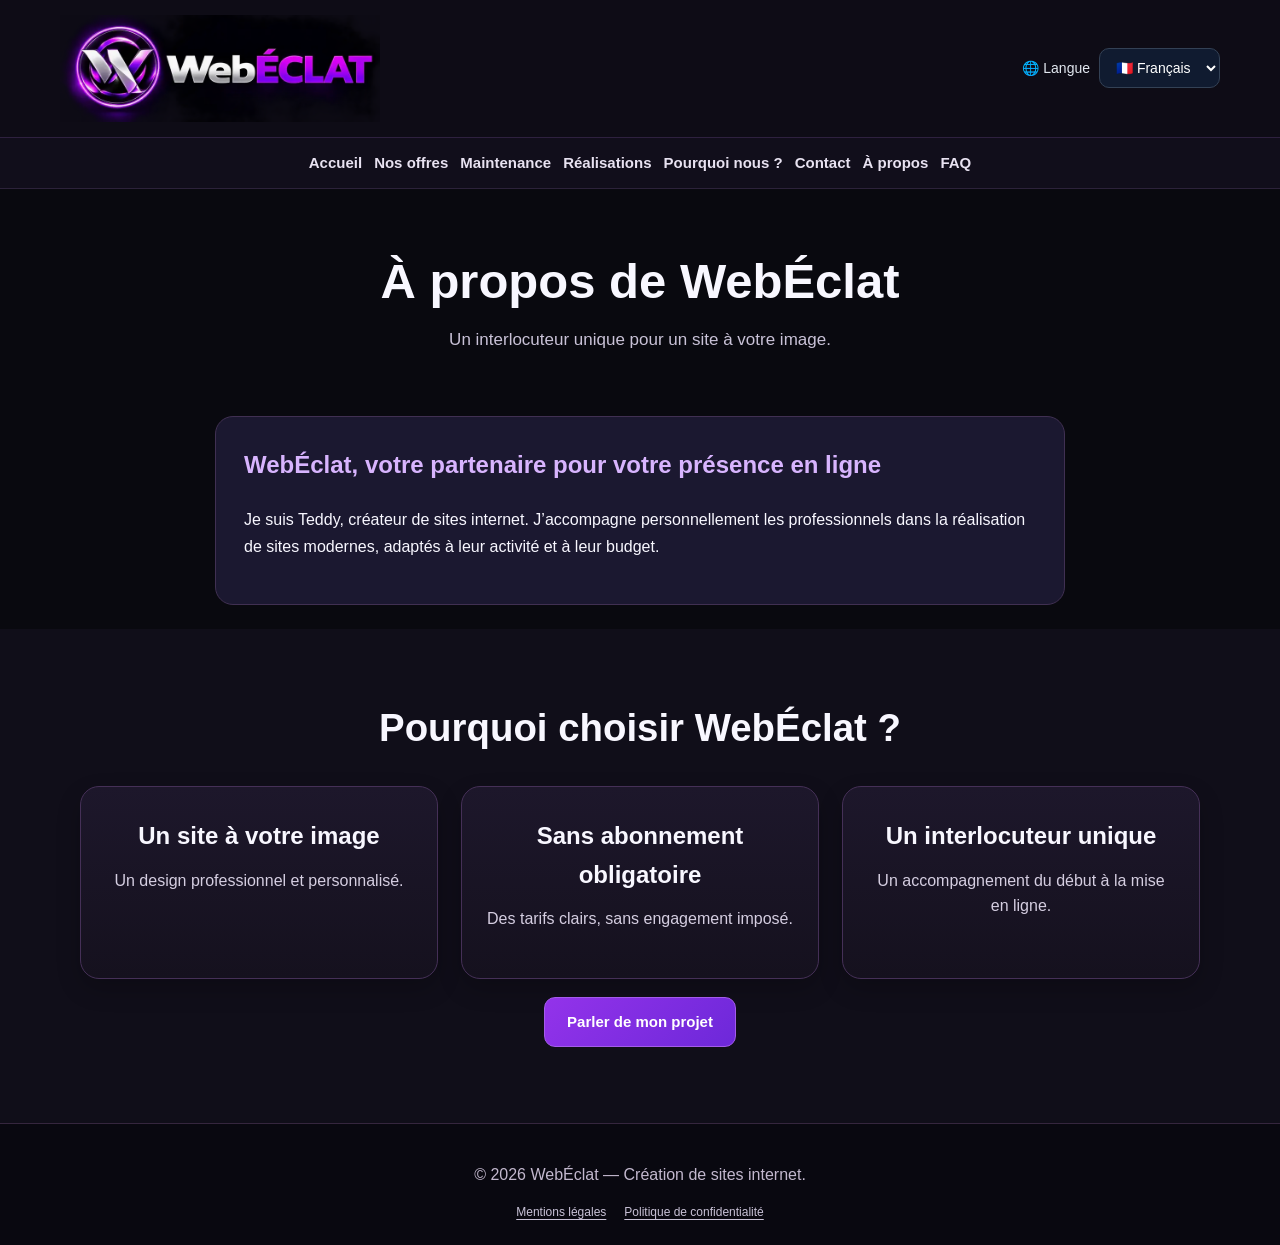
<file: apropos.html>
<!DOCTYPE html><html lang="fr"><head>
<meta charset="utf-8"/>
<meta content="width=device-width, initial-scale=1.0" name="viewport"/>
<meta content="WebÉclat crée des sites internet modernes et professionnels pour les artisans, commerçants et indépendants." name="description"/>
<title>WebÉclat | Création de sites internet</title>
<link href="style.css" rel="stylesheet"/>
<style>
    /* MENU SMARTPHONE */
    .site-navigation {
      position: relative;
      z-index: 10;
    }

    .menu-toggle {
      display: none;
    }

    .nav-links {
      display: flex;
      justify-content: center;
      align-items: center;
      flex-wrap: wrap;
      gap: 12px;
    }

    /* REALISATION */
    .portfolio-card {
      max-width: 850px;
      margin: 35px auto 0;
      padding: 25px;
      background: #151d30;
      border: 1px solid #293850;
      border-radius: 20px;
      text-align: center;
      overflow: hidden;
    }

    .portfolio-image {
      display: block;
      width: 100%;
      height: auto;
      max-height: 480px;
      object-fit: contain;
      background: #0b1020;
      border-radius: 12px;
    }

    .portfolio-card h3 {
      color: #38bdf8;
      font-size: 28px;
    }

    .contact-box {
      max-width: 650px;
      margin: 35px auto 0;
      padding: 35px 25px;
      background: #151d30;
      border: 1px solid #293850;
      border-radius: 20px;
      text-align: center;
    }

    .contact-email {
      display: inline-block;
      margin: 15px 0;
      color: #38bdf8;
      font-weight: bold;
      overflow-wrap: anywhere;
    }

    .note {
      max-width: 850px;
      margin: 20px auto;
      color: #94a3b8;
      font-size: 14px;
    }

    @media (max-width: 768px) {
      .site-navigation {
        display: block;
        padding: 0;
      }

      .menu-toggle {
        display: flex;
        align-items: center;
        justify-content: center;
        gap: 10px;
        width: 100%;
        padding: 16px;
        border: 0;
        background: #101b30;
        color: #ffffff;
        font-size: 17px;
        font-weight: 700;
        cursor: pointer;
      }

      .nav-links {
        display: none;
        flex-direction: column;
        align-items: stretch;
        gap: 0;
        padding: 0;
        background: #101b30;
      }

      .nav-links.open {
        display: flex;
      }

      .nav-links a {
        display: block;
        padding: 16px 20px;
        text-align: center;
        border-top: 1px solid #293850;
      }

      .cards {
        display: flex;
        flex-direction: column;
        align-items: stretch;
      }

      .card {
        width: 100%;
        max-width: 100%;
      }

      .portfolio-card {
        padding: 15px;
      }

      .contact-box {
        padding: 25px 18px;
      }
    }
  </style>
<style>
header{display:flex;align-items:center;justify-content:space-between;gap:16px;flex-wrap:wrap}
.language-wrap{display:flex;align-items:center;gap:9px;color:#e2e8f0;font-size:14px}
.language-wrap select{background:#101b30;color:#fff;border:1px solid #334155;border-radius:10px;padding:10px 12px;font-size:14px;cursor:pointer}
#maintenance .card{display:flex;flex-direction:column;gap:12px}
#maintenance .card .btn{margin-top:auto}
#maintenance .price small{font-size:15px;font-weight:500}
#maintenance .annual{color:#38bdf8;font-weight:700;margin-top:-10px}
#maintenance .popular{font-weight:700;color:#38bdf8;font-size:13px}
#maintenance .card p{line-height:1.6}
@media(max-width:768px){header{justify-content:center;text-align:center}.language-wrap{width:100%;justify-content:center}}
</style><style>
/* ACCÈS RAPIDE AUX PRIX, VISIBLE DÈS L'ACCUEIL */
.quick-prices{display:grid;grid-template-columns:repeat(2,minmax(0,1fr));gap:12px;max-width:660px;margin:24px auto}
.quick-price{position:relative;display:flex;flex-direction:column;align-items:center;justify-content:center;gap:4px;padding:15px 20px;border:1px solid #38bdf8;border-radius:14px;background:#15243b;color:#fff;text-decoration:none;line-height:1.35}
.quick-price strong{color:#38bdf8;font-size:19px}
.quick-price small{font-size:12px;margin-left:3px}
.quick-arrow{position:absolute;right:12px;top:10px;color:#38bdf8}
#services,#maintenance{scroll-margin-top:10px}
@media(max-width:768px){
  header{padding:10px 12px!important;gap:6px!important}
  .logo{font-size:22px!important}
  .language-wrap{margin:0!important}
  .language-wrap select{padding:7px!important}
  .menu-toggle{padding:10px!important}
  .hero{padding:26px 14px 30px!important}
  .hero h1{font-size:clamp(25px,6vw,32px)!important;line-height:1.2!important;margin:0 auto 12px!important}
  .hero p{font-size:14px!important;line-height:1.45!important;margin:0 auto 12px!important}
  .quick-prices{gap:8px;margin:12px auto!important}
  .quick-price{padding:12px 8px!important;font-size:12px!important;min-height:74px}
  .quick-price strong{font-size:15px!important}
  .quick-arrow{right:5px;top:4px}
  .hero>.btn{padding:10px 12px!important;margin:5px!important;font-size:13px!important}
  .section{padding:36px 14px!important}
  .section h2{margin-bottom:12px!important}
  .cards{gap:12px!important;margin:18px auto!important}
  .card{padding:20px!important}
  .card ul{margin:12px 0!important}
  .card li{margin:4px 0!important}
}
@media(max-width:370px){.quick-price strong{font-size:13px!important}}
</style><style>
/* Version mobile compacte : préserve le fond et les couleurs de style.css */
.hero-short{display:none}
@media(max-width:768px){
  header{display:flex!important;flex-direction:row!important;flex-wrap:nowrap!important;justify-content:space-between!important;align-items:center!important;gap:8px!important;padding:9px 12px!important;min-height:0!important}
  header .logo{font-size:clamp(18px,4.5vw,23px)!important;white-space:nowrap!important;line-height:1.1!important;margin:0!important}
  .language-wrap{width:auto!important;flex:0 0 auto!important;margin:0!important;gap:0!important}
  .language-wrap label{display:none!important}
  .language-wrap select{max-width:145px!important;width:145px!important;padding:7px 5px!important;font-size:12px!important;border-radius:9px!important}
  .site-navigation{padding:0!important}
  .menu-toggle{padding:9px!important;font-size:14px!important;line-height:1.3!important}
  .hero{min-height:0!important;height:auto!important;padding:30px 13px 26px!important;display:block!important}
  .hero h1{font-size:clamp(24px,6vw,31px)!important;line-height:1.16!important;margin:0 auto 12px!important;max-width:600px!important}
  .hero .hero-long{display:none!important}
  .hero .hero-short{display:block!important;font-size:14px!important;line-height:1.4!important;max-width:550px!important;margin:0 auto 14px!important}
  .quick-prices{display:grid!important;grid-template-columns:repeat(2,minmax(0,1fr))!important;gap:8px!important;margin:14px auto 12px!important;max-width:540px!important}
  .quick-price{min-height:70px!important;padding:12px 5px!important;font-size:12px!important;gap:4px!important}
  .quick-price strong{font-size:clamp(12px,3.5vw,16px)!important;white-space:nowrap!important}
  .quick-price small{font-size:10px!important}
  .quick-arrow{top:2px!important;right:4px!important}
  .hero>a.btn{display:inline-block!important;max-width:none!important;width:auto!important;padding:10px 12px!important;margin:4px 3px!important;font-size:13px!important;line-height:1.25!important}
  .section{padding:35px 14px!important}
  .section h2{font-size:26px!important}
  .cards{gap:12px!important;margin:18px auto!important}
  .card{padding:20px!important}
}
@media(max-width:370px){header .logo{font-size:17px!important}.language-wrap select{width:125px!important}.quick-price strong{font-size:12px!important}}
</style><style>
@media(max-width:768px){
 #services,#maintenance{padding:24px 14px!important}
 #services h2,#maintenance h2{font-size:25px!important;line-height:1.2!important;margin:0 0 7px!important}
 #services .intro,#maintenance .intro{font-size:14px!important;line-height:1.4!important;margin:0 auto 12px!important}
 #services .cards,#maintenance .cards{margin:10px auto!important;gap:10px!important}
 #services .card,#maintenance .card{padding:16px!important;border-radius:15px!important;gap:5px!important}
 #services .card h3,#maintenance .card h3{font-size:20px!important;margin:0 0 2px!important}
 #services .card .price,#maintenance .card .price{font-size:29px!important;margin:0 0 5px!important}
 #services .card ul{margin:5px 0 12px!important;padding-left:19px!important}
 #services .card li{font-size:14px!important;margin:2px 0!important;line-height:1.45!important}
 #services .card .btn,#maintenance .card .btn{padding:10px 12px!important;margin:8px 0 0!important;font-size:14px!important}
 #maintenance .card p{font-size:14px!important;margin:4px 0!important}
 #services .note,#maintenance .note{font-size:12px!important;margin:12px auto!important}
}
.quote-form{display:grid;gap:13px;text-align:left;max-width:650px;margin:20px auto}
.quote-form label{font-weight:600;font-size:14px}
.quote-form input.quote-form select.quote-form textarea{width:100%;margin-top:5px;padding:12px 14px;border:1px solid #40506b;background:#0b1427;color:#fff;border-radius:10px;font:inherit}
.quote-form textarea{min-height:110px;resize:vertical}
.quote-form .btn{cursor:pointer;width:100%;margin:5px 0}
.quote-form .form-consent{display:flex;align-items:flex-start;gap:9px;font-weight:400;line-height:1.4}
.quote-form .form-consent input{width:auto;margin:4px 0 0}
.form-privacy{font-size:12px;color:#b6c5da}
</style><style>
/* Offres compactes sur mobile, même si style.css définit des espacements */
@media(max-width:768px){
  section#services,section#maintenance{padding:19px 12px!important}
  section#services>h2,section#maintenance>h2{font-size:23px!important;line-height:1.18!important;margin:0 0 6px!important;padding:0!important}
  section#services>p.intro,section#maintenance>p.intro{font-size:13px!important;line-height:1.35!important;margin:0 auto 11px!important;padding:0!important}
  section#services .cards,section#maintenance .cards{gap:10px!important;margin:10px auto!important}
  section#services article.card,section#maintenance article.card{padding:13px 14px!important;min-height:0!important}
  section#services article.card h3,section#maintenance article.card h3{font-size:19px!important;line-height:1.2!important;margin:0 0 4px!important;padding:0!important}
  section#services article.card .price,section#maintenance article.card .price{font-size:28px!important;line-height:1.15!important;margin:0 0 8px!important;padding:0!important}
  section#services article.card ul,section#maintenance article.card ul{margin:5px 0 9px!important;padding:0!important;list-style:none!important}
  section#services article.card ul li,section#maintenance article.card ul li{font-size:14px!important;line-height:1.3!important;margin:0!important;padding:7px 3px!important;min-height:0!important}
  section#services article.card a.btn,section#maintenance article.card a.btn{padding:10px!important;margin:8px 0 0!important}
}
#quote-success{display:none;max-width:650px;margin:14px auto;padding:15px;border:1px solid #8c45ff;border-radius:12px;background:#221631;color:#fff;text-align:center}
#quote-success:target{display:block}
</style><style>
/* Optimisation mobile 2026 : aucune modification de l'affichage ordinateur */
@media (max-width:768px) {
  header {padding:9px 12px!important;gap:7px!important;min-height:60px!important;}
  header .logo {font-size:clamp(17px,4.3vw,22px)!important;letter-spacing:-.5px!important;}
  header .language-wrap {margin-left:auto!important;min-width:0!important;}
  header .language-wrap select {width:clamp(105px,28vw,138px)!important;max-width:138px!important;font-size:12px!important;padding:8px 3px!important;}
  header .menu-toggle {display:flex!important;flex:0 0 39px!important;width:39px!important;height:39px!important;min-width:39px!important;padding:0!important;border:1px solid #34415d!important;border-radius:10px!important;background:#142137!important;font-size:21px!important;align-items:center!important;justify-content:center!important;line-height:1!important;}
  .site-navigation {min-height:0!important;border:0!important;}
  .site-navigation .nav-links {position:relative!important;z-index:15!important;}
  .site-navigation .nav-links a {padding:12px 16px!important;font-size:14px!important;}
  .hero {padding:21px 12px 22px!important;}
  .hero h1 {font-size:clamp(22px,5.45vw,28px)!important;line-height:1.15!important;margin:0 auto 9px!important;max-width:540px!important;letter-spacing:-.45px!important;}
  .hero .hero-short {font-size:13px!important;line-height:1.35!important;margin:0 auto 10px!important;}
  .quick-prices {gap:7px!important;margin:10px auto 9px!important;}
  .quick-price {min-height:60px!important;padding:9px 5px!important;border-radius:12px!important;gap:3px!important;}
  .quick-price strong {font-size:clamp(11px,3.4vw,15px)!important;}
  .quick-price small {font-size:9px!important;}
  .hero>a.btn {padding:9px 10px!important;margin:3px 2px!important;font-size:12px!important;border-radius:11px!important;}
  section#services,section#maintenance {padding:18px 12px!important;}
  section#services>h2,section#maintenance>h2 {font-size:22px!important;margin:0 0 5px!important;}
  section#services>p.intro,section#maintenance>p.intro {font-size:12.5px!important;margin:0 auto 9px!important;}
  section#services article.card,section#maintenance article.card {padding:12px!important;}
  section#services article.card h3,section#maintenance article.card h3 {font-size:18px!important;}
  section#services article.card .price,section#maintenance article.card .price {font-size:27px!important;margin-bottom:5px!important;}
  section#services article.card ul li,section#maintenance article.card ul li {padding:6px 3px!important;font-size:13.5px!important;}
}
@media(max-width:360px){header{padding:8px!important;gap:5px!important}header .logo{font-size:16px!important}header .language-wrap select{width:103px!important}header .menu-toggle{flex-basis:36px!important;width:36px!important;min-width:36px!important}}
</style><style>
/* Finitions de la version mobile : bureau inchangé */
@media (max-width: 768px) {
  #services .card ul {list-style:none!important;padding:0!important;margin:9px 0 12px!important;}
  #services .card ul li {position:static!important;text-align:center!important;padding:7px 8px!important;line-height:1.45!important;}
  #services .card ul li::before {content:none!important;display:none!important;}
  #services .card .btn,#maintenance .card .btn {min-height:44px;display:inline-flex;align-items:center;justify-content:center;}
  #services .card h3,#maintenance .card h3 {line-height:1.22!important;}
  #maintenance .card p {line-height:1.5!important;}
  #realisations .portfolio-image {max-width:100%;height:auto;object-fit:cover;}
  .quote-form input.quote-form select.quote-form textarea {font-size:16px!important;min-height:44px;}
  .quote-form button {min-height:48px;}
  html {scroll-padding-top:12px;}
}
@media (max-width:360px) {
  .hero>a.btn {font-size:11px!important;padding:10px 7px!important;}
}
</style><style>/* Finitions WebÉclat : confort, lisibilité et conversion */
:root{color-scheme:dark}
button,select,input,textarea{font-family:inherit}
a:focus-visible,button:focus-visible,select:focus-visible,input:focus-visible,textarea:focus-visible{outline:3px solid #d8b4fe;outline-offset:3px}
.btn.quick-price.menu-toggle{touch-action:manipulation}
.card.portfolio-card.contact-box{overflow-wrap:anywhere}
.quote-form input:focus.quote-form select:focus.quote-form textarea:focus{border-color:#a855f7;box-shadow:0 0 0 3px rgba(168,85,247.16)}
@media(max-width:768px){
  .hero{padding-bottom:24px!important}
  .hero h1{max-width:28ch!important}
  .hero>a.btn{min-height:43px!important;display:inline-flex!important;align-items:center;justify-content:center}
  section#services article.card,section#maintenance article.card{border-radius:16px!important}
  section#services article.card ul li{font-size:14px!important;line-height:1.45!important}
  section#services article.card .btn,section#maintenance article.card .btn{width:100%;margin-left:0!important;margin-right:0!important}
  #avantages .card{padding:17px!important}
  #avantages .card h3{font-size:19px!important;margin-bottom:6px!important}
  #avantages .card p{font-size:14px!important;line-height:1.5!important;margin:0!important}
  #realisations .portfolio-card{margin-top:15px!important}
  #realisations .portfolio-card h3{font-size:22px!important;margin:12px 0 6px!important}
  #contact .quote-form-wrap{max-width:650px;margin:auto}
  #contact .quote-form{gap:11px}
  #contact .contact-box{margin-top:22px}
  .section .intro{font-size:14px!important;line-height:1.45!important}
}
@media(prefers-reduced-motion:reduce){html{scroll-behavior:auto!important}*,*::before,*::after{animation-duration:.01ms!important;transition-duration:.01ms!important}}
</style><meta content="#09090f" name="theme-color"/><style>
/* Choix du mode de demande de devis */
.quote-choice[hidden]{display:none!important}
.quote-choice{position:fixed;inset:0;z-index:1000;display:flex;align-items:center;justify-content:center;padding:18px;background:rgba(0,0,0.78)}
.quote-choice-panel{position:relative;width:min(100%,440px);max-height:90vh;overflow:auto;padding:26px 20px;background:#171525;border:1px solid #8d48ec;border-radius:18px;color:#fff;text-align:center;box-shadow:0 20px 70px #0009}
.quote-choice-panel h2{font-size:23px;line-height:1.25;margin:8px 26px 12px}
.quote-choice-panel p{color:#d8d4e5;line-height:1.5;margin:0 0 18px}
.quote-choice-panel .btn{display:block;width:100%;margin:10px 0;padding:13px 12px;font-size:15px;min-height:48px}
.quote-choice-panel .quote-secondary{background:#242138;border-color:#796397}
.quote-choice-close{position:absolute;right:10px;top:8px;width:38px;height:38px;border:0;border-radius:10px;background:transparent;color:#fff;font-size:27px;cursor:pointer}
@media(max-width:380px){.quote-choice-panel{padding:22px 15px}.quote-choice-panel h2{font-size:20px}}
</style>
<style id="webeclat-mobile-pro">
/* Finitions smartphone WebÉCLAT : affichage 320–768 px */
@media (max-width: 768px) {
  html, body { width: 100%; overflow-x: clip; }
  body { -webkit-text-size-adjust: 100%; }
  header {
    display:flex!important; align-items:center!important; justify-content:space-between!important;
    flex-wrap:nowrap!important; gap:6px!important; min-height:72px!important;
    padding:9px 10px!important; text-align:left!important;
  }
  header .logo { display:flex!important; flex:1 1 auto!important; min-width:0!important; align-items:center!important; }
  header .logo .brand-full-logo {
    display:block!important; width:100%!important; max-width:225px!important;
    height:auto!important; object-fit:contain!important; mix-blend-mode:screen!important;
  }
  header .language-wrap { width:auto!important; flex:0 0 auto!important; margin:0!important; }
  header .language-wrap label { display:none!important; }
  header .language-wrap select {
    width:96px!important; max-width:96px!important; min-height:42px!important;
    font-size:12px!important; padding:6px 4px!important; border-radius:10px!important;
  }
  header .menu-toggle {
    display:flex!important; flex:0 0 42px!important; width:42px!important; min-width:42px!important;
    height:42px!important; padding:0!important; font-size:22px!important;
    align-items:center!important; justify-content:center!important;
  }
  .site-navigation { padding:0!important; }
  .site-navigation .nav-links a { min-height:44px!important; display:flex!important; align-items:center!important; }
  section.hero {
    padding:25px 15px 27px!important; min-height:0!important;
    background-position:center!important;
  }
  section.hero h1 {
    font-size:clamp(24px,6.2vw,30px)!important; line-height:1.16!important;
    max-width:22ch!important; letter-spacing:-.5px!important; margin:0 auto 11px!important;
    text-wrap:balance;
  }
  section.hero .hero-short {
    display:block!important; max-width:36ch!important; margin:0 auto 13px!important;
    font-size:clamp(14px,3.65vw,16px)!important; line-height:1.48!important;
  }
  section.hero .quick-prices {
    width:100%!important; max-width:520px!important; gap:9px!important;
    margin:12px auto 13px!important;
    grid-template-columns:repeat(2,minmax(0,1fr))!important;
  }
  section.hero .quick-price {
    min-height:76px!important; padding:12px 7px!important; border-radius:15px!important;
  }
  section.hero .quick-price strong { font-size:clamp(12px,3.6vw,17px)!important; }
  section.hero .quick-price small { font-size:10px!important; }
  section.hero>a.btn {
    display:inline-flex!important; align-items:center!important; justify-content:center!important;
    min-height:48px!important; padding:12px 14px!important; margin:3px 3px!important;
    font-size:clamp(12px,3.5vw,15px)!important; border-radius:13px!important;
  }
  section#services, section#maintenance, section#realisations, section#avantages, section#contact {
    padding:42px 16px!important;
  }
  section#services>h2, section#maintenance>h2 {
    font-size:clamp(25px,6.2vw,30px)!important; line-height:1.2!important; margin-bottom:12px!important;
  }
  section#services>p.intro, section#maintenance>p.intro {
    font-size:15px!important; line-height:1.5!important; margin:0 auto 24px!important;
  }
  section#services .cards, section#maintenance .cards {
    grid-template-columns:1fr!important; gap:18px!important; margin:20px auto 0!important;
  }
  section#services article.card, section#maintenance article.card {
    padding:25px 20px!important; border-radius:22px!important;
  }
  section#services article.card h3, section#maintenance article.card h3 {
    font-size:23px!important; margin:0 0 12px!important;
  }
  section#services article.card .price, section#maintenance article.card .price {
    font-size:38px!important; margin-bottom:16px!important;
  }
  section#services article.card ul li, section#maintenance article.card ul li {
    padding:12px 7px!important; font-size:15px!important; line-height:1.45!important;
  }
  section#services article.card .btn, section#maintenance article.card .btn {
    min-height:52px!important; font-size:16px!important; border-radius:14px!important;
  }
  .quote-form input.quote-form select.quote-form textarea { font-size:16px!important; }
}
@media (max-width: 370px) {
  header { gap:4px!important; padding:8px 7px!important; }
  header .logo .brand-full-logo { max-width:185px!important; }
  header .language-wrap select { width:87px!important; max-width:87px!important; font-size:11px!important; }
  header .menu-toggle { flex-basis:39px!important; width:39px!important; min-width:39px!important; }
  section.hero { padding-left:10px!important; padding-right:10px!important; }
  section.hero .quick-price { padding:12px 4px!important; }
}
</style>
<style id="webeclat-mobile-final-2026">
/* Ajustements finaux pour smartphone uniquement ; design ordinateur inchangé. */
@media (max-width: 768px) {
  section.hero .quick-prices {
    display: grid !important;
    grid-template-columns: minmax(0, 1fr) !important;
    width: 100% !important;
    max-width: 410px !important;
    gap: 10px !important;
    margin: 16px auto !important;
  }
  section.hero .quick-price {
    width: 100% !important;
    min-height: 76px !important;
    padding: 12px 26px !important;
  }
  section.hero .quick-price strong {
    display: block !important;
    max-width: 100% !important;
    white-space: normal !important;
    overflow-wrap: anywhere !important;
    font-size: clamp(15px, 4.2vw, 19px) !important;
    line-height: 1.4 !important;
  }
  section.hero .quick-price small {
    font-size: 11px !important;
    white-space: nowrap !important;
  }
  section.hero .quick-arrow { right: 12px !important; top: 10px !important; }
  section.hero h1 { max-width: 26ch !important; }
  section.hero>a.btn { min-height: 46px !important; }
  section#services article.card .price,
  section#maintenance article.card .price { font-size: 36px !important; }
}
</style>
<style id="webeclat-mobile-carousel-2026">
/* Ajustements mobiles uniquement : accueil pleine hauteur et cartes à glisser. */
@media (max-width: 768px) {
  section.hero {
    min-height: calc(100svh - 72px) !important;
    height: auto !important;
    display: flex !important;
    flex-direction: column !important;
    align-items: center !important;
    justify-content: center !important;
    padding: 20px 14px 26px !important;
  }
  section.hero h1 { font-size: clamp(23px, 5.7vw, 30px) !important; }
  section.hero .quick-prices {
    display: grid !important;
    grid-template-columns: minmax(0, 1fr) !important;
    width: 100% !important;
    max-width: 410px !important;
    gap: 9px !important;
    margin: 12px auto !important;
  }
  section.hero .quick-price { min-height: 67px !important; padding: 10px 20px !important; }
  section.hero .quick-price strong {
    white-space: normal !important;
    overflow-wrap: normal !important;
    word-break: normal !important;
    font-size: clamp(14px, 3.8vw, 18px) !important;
  }
  section.hero .quick-price small { white-space: nowrap !important; }
  section.hero > a.btn { min-height: 44px !important; }
  /* Les cartes restent côte à côte sur ordinateur ; glissement natif sur téléphone. */
  section#services .cards,
  section#maintenance .cards {
    display: flex !important;
    flex-direction: row !important;
    flex-wrap: nowrap !important;
    align-items: stretch !important;
    justify-content: flex-start !important;
    gap: 14px !important;
    width: calc(100% + 16px) !important;
    max-width: none !important;
    margin: 15px -8px 0 !important;
    padding: 3px 8px 18px !important;
    overflow-x: auto !important;
    overflow-y: hidden !important;
    scroll-snap-type: x mandatory;
    scroll-padding-inline: 8px;
    -webkit-overflow-scrolling: touch;
    overscroll-behavior-x: contain;
    scrollbar-width: thin;
  }
  section#services .cards > article.card,
  section#maintenance .cards > article.card {
    flex: 0 0 min(82vw, 340px) !important;
    width: min(82vw, 340px) !important;
    min-width: min(82vw, 340px) !important;
    max-width: min(82vw, 340px) !important;
    box-sizing: border-box !important;
    scroll-snap-align: start;
    padding: 20px 17px !important;
  }
  section#services .card .price,
  section#maintenance .card .price { font-size: 33px !important; }
  section#services, section#maintenance { overflow: hidden; }
  section#services > p.intro::after,
  section#maintenance > p.intro::after {
    content: "  ← Faites glisser les offres →";
    display: block;
    color: #c084fc;
    font-size: 12px;
    font-weight: 700;
    margin-top: 8px;
  }
  section#realisations .portfolio-card { padding: 15px !important; }
}
@media (max-width: 370px) {
  section.hero { padding: 13px 10px 18px !important; }
  section.hero .quick-price { min-height: 62px !important; }
  section.hero .quick-price strong { font-size: 13px !important; }
}
@media (prefers-reduced-motion: reduce) {
  section#services .cards, section#maintenance .cards { scroll-behavior: auto !important; }
}
</style>
<style id="webeclat-mobile-finitions-2026">
/* Finitions mobiles : accueil resserré, boutons sur une ligne et cartes plus courtes. */
@media (max-width: 768px) {
  section.hero {
    min-height: 0 !important;
    height: auto !important;
    display: block !important;
    padding: 28px 12px 24px !important;
    text-align: center !important;
  }
  section.hero h1 { margin: 0 auto 12px !important; }
  section.hero .hero-short { margin: 0 auto 13px !important; }
  section.hero .quick-prices { margin: 13px auto 14px !important; gap: 9px !important; }
  section.hero > a.btn {
    display: inline-flex !important;
    width: calc(50% - 12px) !important;
    max-width: 210px !important;
    min-height: 46px !important;
    padding: 9px 6px !important;
    margin: 3px 3px !important;
    font-size: clamp(11px, 3.2vw, 14px) !important;
    line-height: 1.2 !important;
    vertical-align: middle !important;
    white-space: normal !important;
    box-sizing: border-box !important;
  }
  section#services, section#maintenance { padding: 29px 13px !important; }
  section#services > p.intro, section#maintenance > p.intro { margin-bottom: 12px !important; }
  section#services .cards, section#maintenance .cards { margin-top: 10px !important; padding-bottom: 12px !important; }
  section#services .cards > article.card, section#maintenance .cards > article.card {
    padding: 17px 14px !important;
    gap: 6px !important;
  }
  section#services article.card h3, section#maintenance article.card h3 { margin-bottom: 5px !important; font-size: 21px !important; }
  section#services article.card .price, section#maintenance article.card .price { font-size: 31px !important; margin-bottom: 7px !important; }
  section#services article.card ul { margin: 5px 0 9px !important; }
  section#services article.card ul li { padding: 6px 3px !important; line-height: 1.35 !important; }
  section#services article.card a.btn, section#maintenance article.card a.btn { min-height: 45px !important; margin-top: 8px !important; font-size: 14px !important; }
  section#services > p.note, section#maintenance > p.note { margin: 10px auto !important; font-size: 12px !important; line-height: 1.45 !important; }
}
@media (max-width: 360px) {
  section.hero > a.btn { font-size: 11px !important; padding: 9px 4px !important; }
}
</style>
<style id="webeclat-hero-viewport-fix-2026">
/* Correctif final : placé après les anciens styles intégrés pour éviter les conflits. */
@media (max-width: 768px) {
  section.hero#accueil {
    box-sizing: border-box !important;
    min-height: calc(100vh - 72px) !important;
    min-height: calc(100svh - 72px) !important;
    height: auto !important;
    display: grid !important;
    grid-template-columns: repeat(2, minmax(0, 1fr)) !important;
    align-content: center !important;
    justify-items: stretch !important;
    column-gap: 6px !important;
    row-gap: 0 !important;
    padding: 24px 14px 30px !important;
  }
  section.hero#accueil > h1,
  section.hero#accueil > p,
  section.hero#accueil > .quick-prices {
    grid-column: 1 / -1 !important;
  }
  section.hero#accueil > a.btn {
    display: inline-flex !important;
    width: 100% !important;
    max-width: none !important;
    min-width: 0 !important;
    margin: 3px 0 !important;
    padding: 10px 5px !important;
    white-space: normal !important;
    text-align: center !important;
  }
}
</style>
<style id="webeclat-hero-balance-2026">
/* Équilibre vertical sur les téléphones assez hauts : remonte la limite basse visuelle
   en décalant doucement le contenu, sans toucher aux cartes ni au bureau. */
@media (max-width: 768px) and (min-height: 700px) {
  section.hero#accueil > h1,
  section.hero#accueil > p,
  section.hero#accueil > .quick-prices,
  section.hero#accueil > a.btn {
    position: relative !important;
    top: clamp(16px, 4.5svh, 42px) !important;
  }
}
</style>
<style id="webeclat-promo-2026">
/* Promotion discrète, cohérente avec les couleurs existantes. */
.promo-offer{max-width:850px;margin:20px auto 25px;padding:16px 20px;border:1px solid rgba(192,132,252.55);border-radius:16px;background:rgba(168,85,247.09);text-align:center}
.promo-offer strong{color:#d8b4fe;font-size:18px}
.promo-offer p{margin:6px 0;color:#f8f7ff;line-height:1.5}
.promo-offer small{display:block;color:#c9c2d7;font-size:12px;line-height:1.5}
@media(max-width:768px){.promo-offer{margin:13px auto 16px;padding:13px 12px}.promo-offer strong{font-size:16px}.promo-offer p{font-size:13px}.promo-offer small{font-size:11px}}
</style>
<style id="webeclat-faq-style">
#faq{padding-top:48px;padding-bottom:48px}
.faq-list{max-width:850px;margin:25px auto 0;display:grid;gap:12px}
.faq-list details{background:#1b1528;border:1px solid #50335f;border-radius:14px;overflow:hidden}
.faq-list summary{list-style:none;cursor:pointer;padding:19px 22px;font-weight:700;font-size:17px;display:flex;align-items:center;justify-content:space-between;gap:14px}
.faq-list summary::-webkit-details-marker{display:none}
.faq-list summary::after{content:'+';color:#c084fc;font-size:25px;line-height:1;flex:none}
.faq-list details[open] summary::after{content:'−'}
.faq-list details p{margin:0;padding:0 22px 20px;color:#d8d0e3;line-height:1.65}
@media(max-width:768px){#faq{padding:35px 16px!important}.faq-list summary{padding:16px;font-size:15px}.faq-list details p{padding:0 16px 16px;font-size:14px}}
</style>
<style id="multi-page-layout">
/* Pages courtes et navigation claire */
.page-intro{padding:64px 20px 22px;text-align:center;max-width:950px;margin:auto}
.page-intro h1{font-size:clamp(30px,5vw,49px);line-height:1.15;margin:0 0 14px}
.page-intro p{color:#c9c2d7;font-size:17px;line-height:1.6}
.page-shortcuts{display:grid;grid-template-columns:repeat(3,minmax(0,1fr));gap:16px;max-width:1040px;margin:20px auto 55px;padding:0 18px}
.page-shortcuts a{background:#1b1830;border:1px solid #403052;border-radius:18px;padding:22px;text-decoration:none;color:#f8f7ff;display:flex;flex-direction:column;gap:10px;transition:transform .15s,border-color .15s}
.page-shortcuts a:hover{transform:translateY(-3px);border-color:#a855f7}
.page-shortcuts strong{color:#d8b4fe;font-size:19px}
.page-shortcuts span{color:#c9c2d7;font-size:14px;line-height:1.5}
.about-card{max-width:850px;margin:24px auto;background:#1b1830;border:1px solid #403052;border-radius:18px;padding:28px;text-align:left;line-height:1.7}
.about-card h2{color:#d8b4fe;margin-top:0}
.site-navigation .nav-links a[aria-current="page"]{color:#d8b4fe;text-decoration:underline;text-underline-offset:6px}
@media(max-width:768px){.page-intro{padding:36px 16px 12px}.page-intro h1{font-size:29px}.page-intro p{font-size:15px}.page-shortcuts{grid-template-columns:repeat(2,minmax(0,1fr));gap:10px;margin:16px auto 28px;padding:0 12px}.page-shortcuts a{padding:17px 12px}.page-shortcuts strong{font-size:15px}.page-shortcuts span{font-size:12px}.about-card{margin:15px 12px;padding:20px}.section{padding:32px 14px!important}section.hero#accueil{min-height:0!important;display:block!important;padding:35px 14px 26px!important}section.hero#accueil>.quick-prices{grid-template-columns:repeat(2,minmax(0,1fr))!important;max-width:520px!important}section.hero#accueil>.quick-prices .quick-price{min-height:75px!important;padding:10px 5px!important}section.hero#accueil>.quick-prices .quick-price strong{font-size:clamp(11px,3.2vw,15px)!important}section.hero#accueil > h1,section.hero#accueil > p,section.hero#accueil > .quick-prices,section.hero#accueil > a.btn{position:static!important;top:auto!important}}
</style><style id="apropos-compact-2026">
/* Présentation compacte, sans modifier les autres pages. */
html{min-height:100%}body{min-height:100svh;display:flex;flex-direction:column}body>main{flex:1 0 auto}body>footer{margin-top:auto}
@media(max-width:768px){
 .page-intro{padding:12px 12px 3px!important}
 .page-intro h1{font-size:clamp(23px,5.6vw,29px)!important;margin:0 0 5px!important;line-height:1.2!important}
 .page-intro p{font-size:13px!important;line-height:1.4!important;margin:0!important}
 .about-card{margin:7px 12px 4px!important;padding:12px 17px!important;border-radius:17px!important;text-align:center!important;line-height:1.45!important}
 .about-card h2{font-size:clamp(18px,4.6vw,22px)!important;line-height:1.25!important;margin:0 0 6px!important}
 .about-card p{font-size:13px!important;line-height:1.45!important;margin:0 0 5px!important}
 .about-card .btn{display:inline-flex!important;align-items:center;justify-content:center;min-height:41px!important;margin:3px auto 0!important;padding:9px 16px!important;font-size:13px!important}
 section#avantages{padding:9px 12px 10px!important}
 section#avantages>h2{font-size:clamp(21px,5.3vw,26px)!important;line-height:1.22!important;margin:0 0 7px!important}
 section#avantages .cards{display:grid!important;grid-template-columns:1fr!important;gap:6px!important;margin:0 auto!important;max-width:620px!important}
 section#avantages article.card{width:100%!important;max-width:100%!important;min-height:0!important;padding:9px 14px!important;border-radius:15px!important}
 section#avantages article.card h3{font-size:16px!important;line-height:1.25!important;margin:0 0 4px!important}
 section#avantages article.card p{font-size:12.5px!important;line-height:1.4!important;margin:0!important}
 body>footer{padding:10px 10px max(12px,env(safe-area-inset-bottom))!important}
 body>footer p{font-size:11px!important;margin:0!important}
}
</style><style id="apropos-short-text-final">
/* Deux rubriques distinctes, un seul appel à l'action. */
#avantages{text-align:center}
#avantages .about-contact-btn{display:inline-flex;align-items:center;justify-content:center;margin:18px auto 0;padding:12px 22px}
@media(max-width:768px){
 .page-intro{padding:20px 14px 8px!important}
 .page-intro h1{font-size:clamp(25px,6vw,31px)!important}
 .page-intro p{font-size:14px!important}
 .about-card{max-width:760px;margin:10px 14px 10px!important;padding:20px 18px!important}
 .about-card h2{font-size:clamp(19px,5vw,23px)!important;margin-bottom:10px!important}
 .about-card p{font-size:15px!important;line-height:1.55!important;margin:0!important}
 section#avantages{padding:14px 14px 24px!important}
 section#avantages>h2{font-size:clamp(23px,5.8vw,28px)!important;margin-bottom:14px!important}
 section#avantages .cards{gap:10px!important}
 section#avantages article.card{padding:15px 14px!important}
 section#avantages article.card h3{font-size:18px!important;margin-bottom:5px!important}
 section#avantages article.card p{font-size:14px!important;line-height:1.45!important}
 #avantages .about-contact-btn{margin:18px auto 0!important;min-height:46px;font-size:15px!important}
}
</style></head><body><header>
<div class="logo"><img alt="WebÉCLAT" class="brand-full-logo" src="images/logo-webeclat-test-76.webp"/></div>
<div class="language-wrap"><label for="languageSelect">🌐 <span data-i18n="languageLabel">Langue</span></label><select aria-label="Choisir la langue" id="languageSelect"><option value="fr">🇫🇷 Français</option><option value="en">🇬🇧 English</option><option value="es">🇪🇸 Español</option><option value="ru">🇷🇺 Русский</option><option value="de">🇩🇪 Deutsch</option></select></div><button aria-controls="navLinks" aria-expanded="false" aria-label="Ouvrir le menu" class="menu-toggle" id="menuToggle" type="button"><span aria-hidden="true">☰</span></button></header><nav aria-label="Navigation principale" class="site-navigation">
<div class="nav-links" id="navLinks">
<a data-i18n="home" href="index.html">Accueil</a>
<a data-i18n="offers" href="offres.html#services">Nos offres</a>
<a data-i18n="maintenanceNav" href="maintenance.html#maintenance">Maintenance</a><a data-i18n="works" href="realisations.html#realisations">Réalisations</a>
<a data-i18n="whyNav" href="apropos.html#avantages">Pourquoi nous ?</a>
<a data-i18n="contact" href="contact.html#contact">Contact</a>
<a href="apropos.html#avantages">À propos</a><a href="contact.html#faq">FAQ</a></div>
</nav><main>
<div class="page-intro"><h1>À propos de WebÉclat</h1><p>Un interlocuteur unique pour un site à votre image.</p></div>
<div class="about-card"><h2>WebÉclat, votre partenaire pour votre présence en ligne</h2><p>Je suis Teddy, créateur de sites internet. J’accompagne personnellement les professionnels dans la réalisation de sites modernes, adaptés à leur activité et à leur budget.</p></div>
<section class="section" id="avantages">
<h2 data-i18n="whyTitle">Pourquoi choisir WebÉclat ?</h2>
<div class="cards">
<article class="card"><h3 data-i18n="whyHeading1">Un site à votre image</h3><p data-i18n="why1">Un design professionnel et personnalisé.</p></article>
<article class="card"><h3 data-i18n="whyHeading2">Sans abonnement obligatoire</h3><p data-i18n="why2">Des tarifs clairs, sans engagement imposé.</p></article>
<article class="card"><h3 data-i18n="whyHeading3">Un interlocuteur unique</h3><p data-i18n="why3">Un accompagnement du début à la mise en ligne.</p></article>
</div>
<a class="btn about-contact-btn" href="contact.html#contact">Parler de mon projet</a>
</section>
</main><div class="quote-choice" hidden="" id="quoteChoice">
<div aria-describedby="quoteChoiceText" aria-labelledby="quoteChoiceTitle" aria-modal="true" class="quote-choice-panel" role="dialog">
<button aria-label="Fermer" class="quote-choice-close" id="quoteChoiceClose" type="button">×</button>
<h2 id="quoteChoiceTitle">Demander un devis</h2>
<p id="quoteChoiceText">Choisissez comment envoyer votre demande.</p>
<a class="btn" href="contact.html#contact" id="quoteChoiceForm">Remplir le formulaire</a>
<a class="btn quote-secondary" href="mailto:webcreastudio.france@gmail.com" id="quoteChoiceEmail">Envoyer un e-mail préparé</a>
</div>
</div><footer>
<p data-i18n="footer">
      © 2026 WebÉclat —
      Création de sites internet.
    </p>
<nav aria-label="Informations légales" class="footer-legal-links" style="display:flex;justify-content:center;flex-wrap:wrap;gap:8px 18px;margin-top:8px;font-size:12px;">
<a href="mentions-legales.html" style="color:#c9c2d7;text-decoration:underline;text-underline-offset:3px;">Mentions légales</a>
<a href="politique-confidentialite.html" style="color:#c9c2d7;text-decoration:underline;text-underline-offset:3px;">Politique de confidentialité</a>
</nav>
</footer><script>
    const menuToggle = document.getElementById("menuToggle");
    const navLinks = document.getElementById("navLinks");

    function closeMenu() {
      navLinks.classList.remove("open");
      menuToggle.setAttribute("aria-expanded", "false");
    }

    menuToggle.addEventListener("click", function () {
      const isOpen = navLinks.classList.toggle("open");
      menuToggle.setAttribute("aria-expanded", String(isOpen));
    });

    navLinks.querySelectorAll("a").forEach(function (link) {
      link.addEventListener("click", closeMenu);
    });

    window.addEventListener("resize", function () {
      if (window.innerWidth > 768) {
        closeMenu();
      }
    });
  </script>
<script>
const translations = {"fr": {"menu": "Menu", "home": "Accueil", "offers": "Nos offres", "works": "Réalisations", "whyNav": "Pourquoi nous ?", "contact": "Contact", "heroTitle": "Un site internet professionnel pour développer votre activité.", "heroDesc": "WebÉclat crée des sites internet modernes pour les artisans, commerçants et entrepreneurs. Des solutions adaptées à votre image, accessibles sur ordinateur, tablette et smartphone.", "discover": "Découvrir nos offres", "contactUs": "Nous contacter", "offersTitle": "Nos offres de création", "offersDesc": "Des sites internet modernes, adaptés aux besoins et aux budgets des petites entreprises.", "essential": "Site Essentiel", "professional": "Site Professionnel", "premium": "Site Premium", "b1": "Site vitrine 1 page", "b2": "Design moderne", "b3": "Adapté aux smartphones", "b4": "Présentation de votre activité", "b5": "Bouton de contact", "p1": "Jusqu'à 5 pages", "p2": "Design personnalisé", "p3": "Compatible smartphones", "p4": "Galerie de réalisations", "p5": "Formulaire de contact", "p6": "Référencement de base", "r1": "Jusqu'à 8 pages", "r2": "Design sur mesure", "r3": "Galerie photos", "r5": "Optimisation mobile", "quote": "Demander un devis", "offersNote": "Tarifs de lancement indicatifs. Hébergement, nom de domaine et fonctionnalités spécifiques non inclus. Un devis personnalisé est établi selon les besoins de votre projet.", "worksTitle": "Nos réalisations", "worksDesc": "Découvrez un exemple concret de site internet réalisé.", "portfolioDesc": "Création d'un site vitrine pour une entreprise de plomberie. Présentation des prestations, des tarifs, des interventions et des coordonnées.", "visit": "Visiter le site WR Plomberie ↗", "whyTitle": "Pourquoi choisir WebÉclat ?", "why1": "Un design professionnel et personnalisé.", "mobile": "Adapté aux mobiles", "why2": "Des tarifs clairs, sans engagement imposé.", "affordable": "Tarifs accessibles", "why3": "Un accompagnement du début à la mise en ligne.", "contactTitle": "Parlons de votre projet", "contactDesc": "Vous souhaitez créer un site internet pour votre entreprise ? Contactez WebÉclat pour demander un devis personnalisé.", "contactEmail": "Contactez-nous par e-mail", "contactInfo": "Présentez-nous votre activité et le site que vous souhaitez créer.", "contactPrompt": "Cliquez ci-dessous pour préparer votre demande de devis.", "contactButton": "Remplir le formulaire", "contactNote": "Utilisez le formulaire ci-dessus pour recevoir une réponse par e-mail.", "footer": "© 2026 WebÉclat — Création de sites internet.", "languageLabel": "Langue", "maintenanceNav": "Maintenance", "maintenanceTitle": "Maintenance & suivi", "maintenanceIntro": "Gardez votre site à jour avec nos abonnements facultatifs.", "maintenanceBasic": "Essentiel", "maintenanceComfort": "Confort", "maintenancePremium": "Premium", "perMonth": "/mois", "yearBasic": "ou 49 €/an", "yearComfort": "ou 149 €/an", "yearPremium": "ou 290 €/an", "maintenanceBasicDesc": "Vérification du site, sauvegarde périodique et assistance en cas de problème lié à sa réalisation. Modifications facturées séparément.", "maintenanceComfortDesc": "Prestations Essentiel + une petite modification de texte, photo ou tarif par mois.", "maintenancePremiumDesc": "Prestations Confort + jusqu'à une heure de modifications de contenu par mois et traitement prioritaire les jours ouvrés.", "choosePlan": "Choisir cette formule", "popular": "Le plus demandé", "maintenanceNote": "Abonnements facultatifs. Temps non utilisé non reportable. Nouvelles pages, refontes, hébergement, nom de domaine et services tiers facturés séparément. Conditions précisées au devis.", "quickCreation": "Création de site", "quickMaintenance": "Maintenance", "heroShort": "Des sites modernes pour artisans, commerçants et indépendants, adaptés à tous les écrans.", "formTitle": "Demandez votre devis en ligne", "formIntro": "Remplissez ce formulaire : aucun logiciel de messagerie nécessaire.", "formName": "Votre nom *", "formEmail": "Votre adresse e-mail *", "formBusiness": "Entreprise (facultatif)", "formOffer": "Formule souhaitée *", "formSelect": "Sélectionnez une formule", "formOther": "Autre projet / devis personnalisé", "formMessage": "Décrivez votre projet *", "formConsent": "J'accepte que mes informations soient transmises via Formspree pour répondre à ma demande de devis.", "formPrivacy": "Les informations servent uniquement à répondre à votre demande. Le formulaire utilise le service tiers Formspree.", "formSend": "Envoyer ma demande", "whyHeading1": "Un site à votre image", "whyHeading2": "Sans abonnement obligatoire", "whyHeading3": "Un interlocuteur unique", "faqTitle": "Questions fréquentes", "faqIntro": "Les réponses aux questions les plus courantes avant de lancer votre projet.", "faqQ1": "Le prix affiché est-il définitif ?", "faqA1": "Les tarifs présentés sont indicatifs. Un devis personnalisé précise le prix final selon vos besoins, les fonctionnalités souhaitées et les éventuels frais supplémentaires.", "faqQ2": "Dois-je payer un abonnement ?", "faqA2": "Non. La maintenance est facultative. Vous pouvez choisir une formule sans abonnement ou opter pour un suivi à partir de 7,90 € par mois.", "faqQ3": "Puis-je avoir une adresse en .fr ?", "faqA3": "Oui. Vous pouvez utiliser un nom de domaine personnalisé en .fr, acheté et renouvelé séparément à votre nom. WebÉclat peut vous accompagner dans sa configuration.", "faqQ4": "Combien de temps faut-il pour créer mon site ?", "faqA4": "Le délai dépend du nombre de pages, du contenu fourni et des fonctionnalités demandées. Une estimation vous est communiquée dans votre devis."}, "en": {"menu": "Menu", "home": "Home", "offers": "Our offers", "works": "Portfolio", "whyNav": "Why us?", "contact": "Contact", "heroTitle": "A professional website to grow your business.", "heroDesc": "WebÉclat builds modern websites for tradespeople, shops and entrepreneurs. Tailored to your business and designed for desktop, tablet and mobile.", "discover": "Explore our offers", "contactUs": "Contact us", "offersTitle": "Our website packages", "offersDesc": "Modern websites suited to the needs and budgets of small businesses.", "essential": "Essential Website", "professional": "Professional Website", "premium": "Premium Website", "b1": "One-page website", "b2": "Modern design", "b3": "Mobile-friendly", "b4": "Your business presentation", "b5": "Contact button", "p1": "Up to 5 pages", "p2": "Custom design", "p3": "Mobile compatible", "p4": "Project gallery", "p5": "Contact form", "p6": "Basic SEO", "r1": "Up to 8 pages", "r2": "Bespoke design", "r3": "Photo gallery", "r5": "Mobile optimisation", "quote": "Request a quote", "offersNote": "Introductory guide prices. Hosting, domain name and special features are not included. A personalised quote will be provided for your project.", "worksTitle": "Our work", "worksDesc": "See an example of a website we have built.", "portfolioDesc": "A website for a plumbing company, showcasing services, prices, work and contact details.", "visit": "Visit WR Plomberie website ↗", "whyTitle": "Why choose WebÉclat?", "why1": "A professional, tailored website to showcase your business and build customer trust.", "mobile": "Mobile-friendly", "why2": "Choose the package that suits you. Maintenance is optional, with transparent pricing.", "affordable": "Affordable prices", "why3": "One point of contact to advise you, create your website and help you launch it.", "contactTitle": "Let's discuss your project", "contactDesc": "Need a website for your business? Contact WebÉclat for a personalised quote.", "contactEmail": "Contact us by email", "contactInfo": "Tell us about your business and the website you would like.", "contactPrompt": "Click below to prepare your quote request.", "contactButton": "Complete the form", "contactNote": "Use the form above to receive a reply by email.", "footer": "© 2026 WebÉclat — Website creation.", "languageLabel": "Language", "maintenanceNav": "Maintenance", "maintenanceTitle": "Maintenance & support", "maintenanceIntro": "Keep your website up to date with our optional plans.", "maintenanceBasic": "Essential", "maintenanceComfort": "Comfort", "maintenancePremium": "Premium", "perMonth": "/month", "yearBasic": "or €49/year", "yearComfort": "or €149/year", "yearPremium": "or €290/year", "maintenanceBasicDesc": "Site checks, periodic backups and help with issues related to the website we built. Content edits billed separately.", "maintenanceComfortDesc": "Essential services plus one small text, photo or price edit per month.", "maintenancePremiumDesc": "Comfort services plus up to one hour of content updates per month and priority handling on working days.", "choosePlan": "Choose this plan", "popular": "Most popular", "maintenanceNote": "Optional plans. Unused time does not roll over. New pages, redesigns, hosting, domain names and third-party services are billed separately. Terms confirmed in your quote.", "quickCreation": "Website creation", "quickMaintenance": "Maintenance", "heroShort": "Modern websites for tradespeople, shops and freelancers, optimised for every screen.", "formTitle": "Request your quote online", "formIntro": "Complete this form without opening your email app.", "formName": "Your name *", "formEmail": "Your email address *", "formBusiness": "Company (optional)", "formOffer": "Preferred package *", "formSelect": "Select a package", "formOther": "Other project / custom quote", "formMessage": "Describe your project *", "formConsent": "I agree to my information being transmitted via Formspree to answer my request.", "formPrivacy": "Your information is used only to respond to your enquiry. This form uses the third-party service Formspree.", "formSend": "Send my request", "whyHeading1": "A website that reflects you", "whyHeading2": "No mandatory subscription", "whyHeading3": "Personalised guidance", "faqTitle": "Frequently asked questions", "faqIntro": "Answers to common questions before starting your project.", "faqQ1": "Is the displayed price final?", "faqA1": "The prices shown are indicative. Your personalised quote confirms the final price based on your needs, requested features and any additional costs.", "faqQ2": "Do I have to pay a subscription?", "faqA2": "No. Maintenance is optional. You can choose a plan without a subscription or support starting at €7.90 per month.", "faqQ3": "Can I have a .fr domain name?", "faqA3": "Yes. You can use a personalised .fr domain purchased and renewed separately in your name. WebÉclat can help you configure it.", "faqQ4": "How long does it take to build my website?", "faqA4": "Timing depends on the number of pages, supplied content and requested features. Your quote includes an estimated timeframe."}, "es": {"menu": "Menú", "home": "Inicio", "offers": "Ofertas", "works": "Proyectos", "whyNav": "¿Por qué elegirnos?", "contact": "Contacto", "heroTitle": "Una página web profesional para hacer crecer tu negocio.", "heroDesc": "WebÉclat crea sitios web modernos para artesanos, comerciantes y emprendedores. Adaptados a tu imagen y accesibles desde ordenador, tableta y móvil.", "discover": "Ver nuestras ofertas", "contactUs": "Contáctanos", "offersTitle": "Nuestros paquetes web", "offersDesc": "Sitios web modernos adaptados a las necesidades y presupuestos de las pequeñas empresas.", "essential": "Web Esencial", "professional": "Web Profesional", "premium": "Web Premium", "b1": "Web de una página", "b2": "Diseño moderno", "b3": "Adaptado a móviles", "b4": "Presentación de tu actividad", "b5": "Botón de contacto", "p1": "Hasta 5 páginas", "p2": "Diseño personalizado", "p3": "Compatible con móviles", "p4": "Galería de trabajos", "p5": "Formulario de contacto", "p6": "SEO básico", "r1": "Hasta 8 páginas", "r2": "Diseño a medida", "r3": "Galería de fotos", "r5": "Optimización móvil", "quote": "Solicitar presupuesto", "offersNote": "Precios orientativos de lanzamiento. No incluyen alojamiento, dominio ni funciones especiales. Se elaborará un presupuesto personalizado.", "worksTitle": "Nuestros proyectos", "worksDesc": "Descubre un ejemplo de sitio web realizado.", "portfolioDesc": "Creación de un sitio web para una empresa de fontanería con servicios, precios, trabajos y datos de contacto.", "visit": "Visitar WR Plomberie ↗", "whyTitle": "¿Por qué elegir WebÉclat?", "why1": "Una web profesional y personalizada para destacar tu actividad y generar confianza.", "mobile": "Adaptado a móviles", "why2": "Elige libremente tu plan. El mantenimiento es opcional, con precios transparentes.", "affordable": "Precios asequibles", "why3": "Una persona de contacto para asesorarte, crear tu web y acompañarte en su publicación.", "contactTitle": "Hablemos de tu proyecto", "contactDesc": "¿Quieres crear una página web para tu empresa? Contacta con WebÉclat para un presupuesto personalizado.", "contactEmail": "Contáctanos por correo", "contactInfo": "Cuéntanos tu actividad y la web que deseas crear.", "contactPrompt": "Haz clic abajo para preparar tu solicitud.", "contactButton": "Rellenar el formulario", "contactNote": "Utiliza el formulario anterior para recibir una respuesta por correo.", "footer": "© 2026 WebÉclat — Creación de sitios web.", "languageLabel": "Idioma", "maintenanceNav": "Mantenimiento", "maintenanceTitle": "Mantenimiento y seguimiento", "maintenanceIntro": "Mantén tu web actualizada con nuestros planes opcionales.", "maintenanceBasic": "Esencial", "maintenanceComfort": "Confort", "maintenancePremium": "Premium", "perMonth": "/mes", "yearBasic": "o 49 €/año", "yearComfort": "o 149 €/año", "yearPremium": "o 290 €/año", "maintenanceBasicDesc": "Revisión del sitio, copias de seguridad periódicas y asistencia por problemas de nuestra realización. Cambios de contenido aparte.", "maintenanceComfortDesc": "Servicios Esencial más un pequeño cambio de texto, foto o precio al mes.", "maintenancePremiumDesc": "Servicios Confort más hasta una hora de cambios al mes y atención prioritaria en días laborables.", "choosePlan": "Elegir este plan", "popular": "Más solicitado", "maintenanceNote": "Planes opcionales. El tiempo no utilizado no se acumula. Páginas nuevas, rediseños, alojamiento, dominio y servicios externos se facturan aparte. Condiciones en el presupuesto.", "quickCreation": "Creación de sitios web", "quickMaintenance": "Mantenimiento", "heroShort": "Sitios web modernos para artesanos, comercios y autónomos, adaptados a todas las pantallas.", "formTitle": "Solicita tu presupuesto en línea", "formIntro": "Rellena el formulario sin abrir tu correo.", "formName": "Tu nombre *", "formEmail": "Tu correo electrónico *", "formBusiness": "Empresa (opcional)", "formOffer": "Paquete deseado *", "formSelect": "Selecciona un paquete", "formOther": "Otro proyecto / presupuesto personalizado", "formMessage": "Describe tu proyecto *", "formConsent": "Acepto que mis datos se transmitan a través de Formspree para responder a mi solicitud.", "formPrivacy": "Tus datos solo se utilizan para responder a tu solicitud. Este formulario usa el servicio externo Formspree.", "formSend": "Enviar mi solicitud", "whyHeading1": "Una web a tu medida", "whyHeading2": "Sin suscripción obligatoria", "whyHeading3": "Atención personalizada", "faqTitle": "Preguntas frecuentes", "faqIntro": "Respuestas a las preguntas más comunes antes de empezar.", "faqQ1": "¿El precio mostrado es definitivo?", "faqA1": "Los precios son orientativos. El presupuesto personalizado especifica el precio final según tus necesidades y posibles gastos adicionales.", "faqQ2": "¿Es obligatorio pagar una suscripción?", "faqA2": "No. El mantenimiento es opcional. Puedes elegir un plan sin suscripción o soporte desde 7,90 € al mes.", "faqQ3": "¿Puedo tener un dominio .fr?", "faqA3": "Sí. Puedes comprar y renovar por separado un dominio .fr a tu nombre. WebÉclat puede ayudarte a configurarlo.", "faqQ4": "¿Cuánto tiempo se tarda en crear mi web?", "faqA4": "Depende del número de páginas, los contenidos y las funciones. El presupuesto incluirá una estimación."}, "de": {"menu": "Menü", "home": "Startseite", "offers": "Angebote", "works": "Referenzen", "whyNav": "Warum wir?", "contact": "Kontakt", "heroTitle": "Eine professionelle Website für den Erfolg Ihres Unternehmens.", "heroDesc": "WebÉclat erstellt moderne Websites für Handwerksbetriebe, Geschäfte und Selbstständige. Individuell gestaltet und für Computer, Tablets und Smartphones optimiert.", "discover": "Unsere Angebote ansehen", "contactUs": "Kontaktieren Sie uns", "offersTitle": "Unsere Website-Pakete", "offersDesc": "Moderne Websites für die Bedürfnisse und Budgets kleiner Unternehmen.", "essential": "Basis-Website", "professional": "Professionelle Website", "premium": "Premium-Website", "b1": "Einseitige Website", "b2": "Modernes Design", "b3": "Smartphone-optimiert", "b4": "Vorstellung Ihres Unternehmens", "b5": "Kontakt-Button", "p1": "Bis zu 5 Seiten", "p2": "Individuelles Design", "p3": "Mobilfreundlich", "p4": "Projektgalerie", "p5": "Kontaktformular", "p6": "Grundlegende SEO", "r1": "Bis zu 8 Seiten", "r2": "Maßgeschneidertes Design", "r3": "Fotogalerie", "r5": "Mobile Optimierung", "quote": "Angebot anfordern", "offersNote": "Unverbindliche Einführungspreise. Hosting, Domain und Sonderfunktionen sind nicht enthalten. Sie erhalten ein individuelles Angebot.", "worksTitle": "Unsere Referenzen", "worksDesc": "Entdecken Sie ein Beispiel unserer Arbeit.", "portfolioDesc": "Erstellung einer Website für einen Sanitärbetrieb mit Leistungen, Preisen, Projekten und Kontaktdaten.", "visit": "Website von WR Plomberie besuchen ↗", "whyTitle": "Warum WebÉclat wählen?", "why1": "Eine professionelle, individuelle Website, die Ihr Unternehmen präsentiert und Vertrauen schafft.", "mobile": "Mobilfreundlich", "why2": "Sie wählen Ihr Paket frei. Die Wartung ist optional, mit transparenten Preisen.", "affordable": "Faire Preise", "why3": "Ein fester Ansprechpartner berät Sie, erstellt Ihre Website und begleitet die Veröffentlichung.", "contactTitle": "Sprechen wir über Ihr Projekt", "contactDesc": "Sie benötigen eine Website für Ihr Unternehmen? Kontaktieren Sie WebÉclat für ein individuelles Angebot.", "contactEmail": "Kontakt per E-Mail", "contactInfo": "Beschreiben Sie Ihr Unternehmen und Ihre Wunsch-Website.", "contactPrompt": "Klicken Sie unten, um Ihre Anfrage vorzubereiten.", "contactButton": "Formular ausfüllen", "contactNote": "Nutzen Sie das Formular oben, um eine Antwort per E-Mail zu erhalten.", "footer": "© 2026 WebÉclat — Website-Erstellung.", "languageLabel": "Sprache", "maintenanceNav": "Wartung", "maintenanceTitle": "Wartung & Betreuung", "maintenanceIntro": "Halten Sie Ihre Website mit unseren optionalen Paketen aktuell.", "maintenanceBasic": "Basis", "maintenanceComfort": "Komfort", "maintenancePremium": "Premium", "perMonth": "/Monat", "yearBasic": "oder 49 €/Jahr", "yearComfort": "oder 149 €/Jahr", "yearPremium": "oder 290 €/Jahr", "maintenanceBasicDesc": "Website-Prüfungen, regelmäßige Backups und Hilfe bei Problemen mit unserer Umsetzung. Änderungen werden separat berechnet.", "maintenanceComfortDesc": "Basisleistungen plus eine kleine Änderung an Text, Foto oder Preis pro Monat.", "maintenancePremiumDesc": "Komfortleistungen plus bis zu einer Stunde Inhaltsänderungen im Monat und bevorzugte Bearbeitung an Werktagen.", "choosePlan": "Paket anfragen", "popular": "Am beliebtesten", "maintenanceNote": "Optionale Pakete. Nicht genutzte Zeit verfällt. Neue Seiten, Redesign, Hosting, Domain und Drittanbieterleistungen werden separat berechnet. Bedingungen im Angebot.", "quickCreation": "Website-Erstellung", "quickMaintenance": "Wartung", "heroShort": "Moderne Websites für Handwerk, Handel und Selbstständige – optimiert für alle Geräte.", "formTitle": "Online-Angebot anfordern", "formIntro": "Füllen Sie das Formular aus, ohne Ihr E-Mail-Programm zu öffnen.", "formName": "Ihr Name *", "formEmail": "Ihre E-Mail-Adresse *", "formBusiness": "Unternehmen (optional)", "formOffer": "Gewünschtes Paket *", "formSelect": "Paket auswählen", "formOther": "Anderes Projekt / individuelles Angebot", "formMessage": "Beschreiben Sie Ihr Projekt *", "formConsent": "Ich stimme der Übermittlung meiner Daten über Formspree zur Bearbeitung meiner Anfrage zu.", "formPrivacy": "Ihre Daten werden nur zur Beantwortung Ihrer Anfrage verwendet. Dieses Formular nutzt den Drittanbieter Formspree.", "formSend": "Anfrage senden", "whyHeading1": "Eine Website nach Ihrem Geschmack", "whyHeading2": "Kein Pflichtabonnement", "whyHeading3": "Persönliche Betreuung", "faqTitle": "Häufige Fragen", "faqIntro": "Antworten auf häufige Fragen vor Projektbeginn.", "faqQ1": "Ist der angezeigte Preis verbindlich?", "faqA1": "Die Preise sind Richtwerte. Ihr individuelles Angebot enthält den Endpreis entsprechend Ihren Anforderungen und möglichen Zusatzkosten.", "faqQ2": "Muss ich ein Abonnement abschließen?", "faqA2": "Nein. Wartung ist freiwillig. Sie können ohne Abonnement starten oder Betreuung ab 7,90 € im Monat wählen.", "faqQ3": "Kann ich eine .fr-Domain nutzen?", "faqA3": "Ja. Eine eigene .fr-Domain können Sie separat auf Ihren Namen erwerben und verlängern. WebÉclat hilft bei der Einrichtung.", "faqQ4": "Wie lange dauert die Erstellung?", "faqA4": "Die Dauer hängt von Seitenzahl, Inhalten und Funktionen ab. Sie erhalten eine Schätzung im Angebot."}, "ru": {"menu": "Меню", "home": "Главная", "offers": "Предложения", "works": "Наши работы", "whyNav": "Почему мы?", "contact": "Контакты", "heroTitle": "Профессиональный сайт для развития вашего бизнеса.", "heroDesc": "WebÉclat создаёт современные сайты для мастеров, магазинов и предпринимателей. Индивидуальный дизайн и удобство на компьютерах, планшетах и смартфонах.", "discover": "Посмотреть предложения", "contactUs": "Связаться с нами", "offersTitle": "Наши тарифы на сайты", "offersDesc": "Современные сайты с учётом потребностей и бюджета малого бизнеса.", "essential": "Базовый сайт", "professional": "Профессиональный сайт", "premium": "Премиум-сайт", "b1": "Одностраничный сайт", "b2": "Современный дизайн", "b3": "Для смартфонов", "b4": "Описание вашей деятельности", "b5": "Кнопка связи", "p1": "До 5 страниц", "p2": "Индивидуальный дизайн", "p3": "Поддержка смартфонов", "p4": "Галерея работ", "p5": "Контактная форма", "p6": "Базовая SEO", "r1": "До 8 страниц", "r2": "Дизайн на заказ", "r3": "Фотогалерея", "r5": "Оптимизация для мобильных", "quote": "Запросить расчёт", "offersNote": "Ориентировочные стартовые цены. Хостинг, домен и специальные функции не включены. Индивидуальный расчёт зависит от проекта.", "worksTitle": "Наши работы", "worksDesc": "Посмотрите пример созданного сайта.", "portfolioDesc": "Создание сайта для сантехнической компании с услугами, ценами, выполненными работами и контактами.", "visit": "Посетить сайт WR Plomberie ↗", "whyTitle": "Почему выбирают WebÉclat?", "why1": "Профессиональный сайт с индивидуальным дизайном, который представит ваш бизнес и вызовет доверие клиентов.", "mobile": "Для мобильных", "why2": "Вы свободно выбираете тариф. Поддержка необязательна, цены прозрачны.", "affordable": "Доступные цены", "why3": "Один специалист поможет с выбором, созданием сайта и его публикацией.", "contactTitle": "Обсудим ваш проект", "contactDesc": "Нужен сайт для вашей компании? Свяжитесь с WebÉclat для индивидуального расчёта.", "contactEmail": "Свяжитесь с нами по почте", "contactInfo": "Расскажите о вашем бизнесе и желаемом сайте.", "contactPrompt": "Нажмите ниже, чтобы подготовить запрос.", "contactButton": "Заполнить форму", "contactNote": "Заполните форму выше, чтобы получить ответ по электронной почте.", "footer": "© 2026 WebÉclat — Создание сайтов.", "languageLabel": "Язык", "maintenanceNav": "Поддержка", "maintenanceTitle": "Обслуживание и поддержка", "maintenanceIntro": "Поддерживайте сайт в актуальном состоянии с дополнительными тарифами.", "maintenanceBasic": "Базовый", "maintenanceComfort": "Комфорт", "maintenancePremium": "Премиум", "perMonth": "/мес.", "yearBasic": "или 49 €/год", "yearComfort": "или 149 €/год", "yearPremium": "или 290 €/год", "maintenanceBasicDesc": "Проверки сайта, периодические резервные копии и помощь с проблемами нашей разработки. Правки оплачиваются отдельно.", "maintenanceComfortDesc": "Базовые услуги и одно небольшое изменение текста, фото или цены в месяц.", "maintenancePremiumDesc": "Услуги Комфорт и до одного часа изменений в месяц, приоритет в рабочие дни.", "choosePlan": "Выбрать тариф", "popular": "Популярный", "maintenanceNote": "Подписка необязательна. Неиспользованное время не переносится. Новые страницы, редизайн, хостинг, домен и сторонние услуги оплачиваются отдельно. Условия в предложении.", "quickCreation": "Создание сайтов", "quickMaintenance": "Поддержка", "heroShort": "Современные сайты для мастеров, магазинов и предпринимателей — для любых экранов.", "formTitle": "Запросить расчёт онлайн", "formIntro": "Заполните форму без открытия почтового приложения.", "formName": "Ваше имя *", "formEmail": "Ваш адрес электронной почты *", "formBusiness": "Компания (необязательно)", "formOffer": "Выберите пакет *", "formSelect": "Выберите пакет", "formOther": "Другой проект / индивидуальный расчёт", "formMessage": "Опишите проект *", "formConsent": "Я согласен на передачу моих данных через Formspree для ответа на запрос.", "formPrivacy": "Данные используются только для ответа на ваш запрос. Форма использует сторонний сервис Formspree.", "formSend": "Отправить запрос", "whyHeading1": "Сайт, отражающий ваш стиль", "whyHeading2": "Без обязательной подписки", "whyHeading3": "Индивидуальное сопровождение", "faqTitle": "Частые вопросы", "faqIntro": "Ответы на вопросы перед началом проекта.", "faqQ1": "Окончательна ли указанная цена?", "faqA1": "Цены ориентировочные. Индивидуальное предложение уточнит итоговую стоимость с учетом задач и дополнительных расходов.", "faqQ2": "Обязательна ли подписка?", "faqA2": "Нет. Обслуживание необязательно. Можно выбрать вариант без подписки или поддержку от 7,90 € в месяц.", "faqQ3": "Можно ли использовать домен .fr?", "faqA3": "Да. Домен .fr можно отдельно приобрести и продлевать на свое имя. WebÉclat поможет с настройкой.", "faqQ4": "Сколько времени занимает создание сайта?", "faqA4": "Срок зависит от числа страниц, материалов и функций. Оценка сроков будет в предложении."}};
const emailAddress = "webcreastudio.france@gmail.com";
const langSelect = document.getElementById("languageSelect");
function setLanguage(lang) {
  if (!translations[lang]) lang = "fr";
  document.documentElement.lang = lang;
  document.querySelectorAll("[data-i18n]").forEach(el => {
    const translated = translations[lang][el.dataset.i18n];
    if (typeof translated === "string") el.textContent = translated;
  });
  langSelect.value = lang;
  try { localStorage.setItem("webeclat-language", lang); } catch(e) {}
  document.title = lang === "fr" ? "WebÉclat | Création de sites internet" : "WebÉclat | Website design";
}

const pricingTranslationUpdates = {
fr:{essential:'Site Starter',professional:'Site Pro',maintenanceBasic:'Gratuit',maintenanceBasicDesc:"Aucun abonnement obligatoire. Le site reste publié sur son hébergement gratuit, sous réserve des conditions du fournisseur. Modifications et assistance facturées séparément.",maintenanceComfortDesc:'Vérification périodique, assistance liée au site et une petite modification par mois.',maintenancePremiumDesc:"Prestations Confort et jusqu'à une heure de modifications par mois, avec priorité les jours ouvrés.",maintenanceNote:'Abonnements facultatifs, sans engagement, résiliables à tout moment pour les prochaines échéances. Temps non utilisé non reportable. Conditions détaillées au devis.',domainTitle:'Nom de domaine et hébergement',domainDesc:"Une adresse gratuite en .pages.dev est possible selon les conditions du fournisseur. Pour une adresse personnalisée en .fr, le client achète et renouvelle directement son domaine. Nous pouvons aider à le configurer. Les frais du domaine ne sont pas inclus."},
en:{essential:'Starter Website',professional:'Pro Website',maintenanceBasic:'Free',maintenanceBasicDesc:'No subscription required. Free hosting is subject to provider terms. Edits and support billed separately.',maintenanceComfortDesc:'Periodic checks, website assistance and one small edit per month.',maintenancePremiumDesc:'Comfort benefits plus up to one hour of content edits monthly and priority on business days.',maintenanceNote:'Optional plans, no commitment, cancel anytime for future billing periods. Unused time does not roll over. Full terms in quote.',domainTitle:'Domain name and hosting',domainDesc:'A free .pages.dev address may be available subject to hosting terms. For a .fr domain, the customer purchases and renews it directly. Domain fees are excluded.'},
es:{essential:'Web Starter',professional:'Web Pro',maintenanceBasic:'Gratis',maintenanceBasicDesc:'Sin suscripción obligatoria. Alojamiento gratuito sujeto a las condiciones del proveedor. Cambios y asistencia aparte.',maintenanceComfortDesc:'Revisiones, asistencia y un pequeño cambio al mes.',maintenancePremiumDesc:'Ventajas Confort y hasta una hora de cambios al mes con prioridad en días laborables.',maintenanceNote:'Planes opcionales, sin permanencia, cancelables para los siguientes períodos. Tiempo no acumulable. Condiciones en el presupuesto.',domainTitle:'Dominio y alojamiento',domainDesc:'Puede utilizarse una dirección .pages.dev gratuita según las condiciones del proveedor. El cliente compra y renueva directamente su dominio .fr. Coste no incluido.'},
de:{essential:'Starter-Website',professional:'Pro-Website',maintenanceBasic:'Kostenlos',maintenanceBasicDesc:'Kein Abo erforderlich. Kostenloses Hosting unterliegt den Anbieterbedingungen. Änderungen und Hilfe separat.',maintenanceComfortDesc:'Regelmäßige Prüfung, Hilfe und eine kleine Änderung monatlich.',maintenancePremiumDesc:'Komfortleistungen und bis zu einer Stunde Inhaltsänderungen monatlich mit Priorität an Werktagen.',maintenanceNote:'Optionale Abos ohne Bindung, jederzeit für künftige Abrechnungen kündbar. Ungenutzte Zeit verfällt. Details im Angebot.',domainTitle:'Domain und Hosting',domainDesc:'Eine kostenlose .pages.dev-Adresse ist nach Anbieterbedingungen möglich. Eine .fr-Domain kauft und verlängert der Kunde selbst. Domainkosten sind nicht enthalten.'},
ru:{essential:'Сайт Starter',professional:'Сайт Pro',maintenanceBasic:'Бесплатно',maintenanceBasicDesc:'Подписка необязательна. Бесплатный хостинг зависит от условий провайдера. Изменения и поддержка оплачиваются отдельно.',maintenanceComfortDesc:'Периодические проверки, помощь и одно небольшое изменение в месяц.',maintenancePremiumDesc:'Услуги Confort и до одного часа изменений в месяц, приоритет в рабочие дни.',maintenanceNote:'Необязательные подписки без обязательного срока, отмена для будущих периодов. Неиспользованное время не переносится.',domainTitle:'Домен и хостинг',domainDesc:'Бесплатный адрес .pages.dev возможен согласно условиям провайдера. Домен .fr клиент покупает и продлевает самостоятельно. Стоимость домена не включена.'}
};
const promoTranslations = {
fr:{promoTitle:'Offre spéciale : -10 % sur la création de votre site',promoText:'Pour toute commande d’un site avec souscription à une maintenance maintenance payante (à partir de 7,90 €/mois), ',promoConditions:'Offre valable jusqu’au 31/12/2026 inclus. Remise appliquée uniquement au prix de création du site, hors maintenance, nom de domaine, hébergement spécifique et prestations supplémentaires. Devis personnalisé.'},
en:{promoTitle:'Special offer: 10% off website creation',promoText:'When ordering a website with a Comfort or Premium maintenance plan (from €7.90/month).',promoConditions:'Valid through 31 December 2026. Discount applies only to website creation, excluding maintenance, domain, specific hosting and extras. Personalised quote.'},
es:{promoTitle:'Oferta especial: 10% de descuento en la creación web',promoText:'Al contratar una web con mantenimiento Confort o Premium (desde 7,90 €/mes).',promoConditions:'Oferta válida hasta el 31/12/2026 inclusive. Descuento solo sobre la creación web; no incluye mantenimiento, dominio, alojamiento específico ni extras. Presupuesto personalizado.'},
de:{promoTitle:'Sonderangebot: 10 % Rabatt auf die Website-Erstellung',promoText:'Bei Bestellung einer Website mit Wartungspaket Confort oder Premium (ab 7,90 €/Monat).',promoConditions:'Gültig bis einschließlich 31.12.2026. Rabatt nur auf die Website-Erstellung, nicht auf Wartung, Domain, spezielles Hosting oder Zusatzleistungen. Individuelles Angebot.'},
ru:{promoTitle:'Специальное предложение: скидка 10% на создание сайта',promoText:'При заказе сайта с тарифом обслуживания Confort или Premium (от 7,90 €/мес.).',promoConditions:'Действует до 31.12.2026 включительно. Скидка только на создание сайта, без обслуживания, домена, специального хостинга и дополнительных услуг. Индивидуальный расчёт.'}
};
Object.keys(promoTranslations).forEach(lang => Object.assign(translations[lang],promoTranslations[lang]));
Object.keys(pricingTranslationUpdates).forEach(lang => Object.assign(translations[lang],pricingTranslationUpdates[lang]));

langSelect.addEventListener("change", e => setLanguage(e.target.value));
let saved = "fr";
try { saved = localStorage.getItem("webeclat-language") || "fr"; } catch(e) {}
setLanguage(translations[saved] ? saved : "fr");
</script>
<script>
// Chaque offre propose le formulaire ou un e-mail déjà préparé.
(function () {
  const overlay = document.getElementById('quoteChoice');
  const title = document.getElementById('quoteChoiceTitle');
  const description = document.getElementById('quoteChoiceText');
  const formButton = document.getElementById('quoteChoiceForm');
  const emailButton = document.getElementById('quoteChoiceEmail');
  const closeButton = document.getElementById('quoteChoiceClose');
  const offerSelect = document.querySelector('select[name="Formule"]');
  let previousFocus = null;
  const words = {
    fr:['Demander un devis','Choisissez comment envoyer votre demande.','Remplir le formulaire','Envoyer un e-mail préparé','Bonjour,\n\nJe souhaite recevoir un devis pour la formule : ','\n\nVoici quelques informations sur mon projet :\n\n\nMerci de me recontacter.\n\nCordialement,'],
    en:['Request a quote','How would you like to send your request?','Complete the form','Open a pre-filled email','Hello,\n\nI would like a quote for: ','\n\nDetails about my project:\n\n\nPlease get back to me.\n\nKind regards,'],
    es:['Solicitar presupuesto','¿Cómo deseas enviar tu solicitud?','Rellenar el formulario','Abrir correo preparado','Hola,\n\nQuisiera un presupuesto para: ','\n\nDetalles de mi proyecto:\n\n\nGracias.\n\nSaludos,'],
    de:['Angebot anfordern','Wie möchten Sie Ihre Anfrage senden?','Formular ausfüllen','Vorbereitete E-Mail öffnen','Guten Tag,\n\nich möchte ein Angebot für: ','\n\nAngaben zu meinem Projekt:\n\n\nVielen Dank.\n\nMit freundlichen Grüßen,'],
    ru:['Запросить расчёт','Как вы хотите отправить запрос?','Заполнить форму','Открыть готовое письмо','Здравствуйте!\n\nПрошу рассчитать стоимость пакета: ','\n\nИнформация о проекте:\n\n\nСпасибо!\n\nС уважением,']
  };
  function closeDialog() {
    overlay.hidden = true;
    document.body.style.overflow = '';
    if (previousFocus) previousFocus.focus();
  }
  document.querySelectorAll('[data-select-plan]').forEach(link => {
    link.addEventListener('click', event => {
      event.preventDefault();
      const plan = link.dataset.selectPlan;
      const lang = document.documentElement.lang;
      const t = words[lang] || words.fr;
      if (offerSelect) offerSelect.value = plan;
      try { sessionStorage.setItem("webeclat-selected-plan",plan); } catch(e) {}
      title.textContent = t[0] + ' — ' + plan;
      description.textContent = t[1];
      formButton.textContent = t[2];
      emailButton.textContent = t[3];
      const subject = 'Demande de devis WebÉclat - ' + plan;
      emailButton.href = 'mailto:webcreastudio.france@gmail.com?subject=' + encodeURIComponent(subject) + '&body=' + encodeURIComponent(t[4] + plan + t[5]);
      previousFocus = link;
      overlay.hidden = false;
      document.body.style.overflow = 'hidden';
      closeButton.focus();
    });
  });
  formButton.addEventListener('click', () => {
    closeDialog();
    const field = document.querySelector('.quote-form input[name="Nom"]');
    if (field) setTimeout(() => field.focus({preventScroll:true}), 350);
  });
  emailButton.addEventListener('click', closeDialog);
  closeButton.addEventListener('click', closeDialog);
  overlay.addEventListener('click', e => { if (e.target === overlay) closeDialog(); });
  document.addEventListener('keydown', e => {
    if (overlay.hidden) return;
    if (e.key === 'Escape') { e.preventDefault(); closeDialog(); }
    if (e.key === 'Tab') {
      const items = [closeButton,formButton,emailButton];
      const index = items.indexOf(document.activeElement);
      if (e.shiftKey && index <= 0) { e.preventDefault(); emailButton.focus(); }
      else if (!e.shiftKey && index === items.length - 1) { e.preventDefault(); closeButton.focus(); }
    }
  });
})();
document.querySelectorAll('[data-focus-form]').forEach(link => {
  link.addEventListener('click', () => {
    const field = document.querySelector('.quote-form input[name="Nom"]');
    if (field) setTimeout(() => field.focus({preventScroll:true}), 300);
  });
});
</script>
<script>/* Amélioration de l'accessibilité du menu */
(function(){
 const btn=document.getElementById('menuToggle');
 const links=document.getElementById('navLinks');
 if(!btn||!links)return;
 function sync(){btn.setAttribute('aria-label',links.classList.contains('open')?'Fermer le menu':'Ouvrir le menu');}
 btn.addEventListener('click',sync);
 links.querySelectorAll('a').forEach(a=>a.addEventListener('click',sync));
 document.addEventListener('keydown',e=>{if(e.key==='Escape'&&links.classList.contains('open')){links.classList.remove('open');btn.setAttribute('aria-expanded','false');sync();btn.focus();}});
})();</script>
<script>(function(){const field=document.querySelector('select[name="Formule"]');if(!field)return;try{const plan=sessionStorage.getItem('webeclat-selected-plan');if(plan){field.value=plan;sessionStorage.removeItem('webeclat-selected-plan');}}catch(e){}})();</script></body></html>
</file>
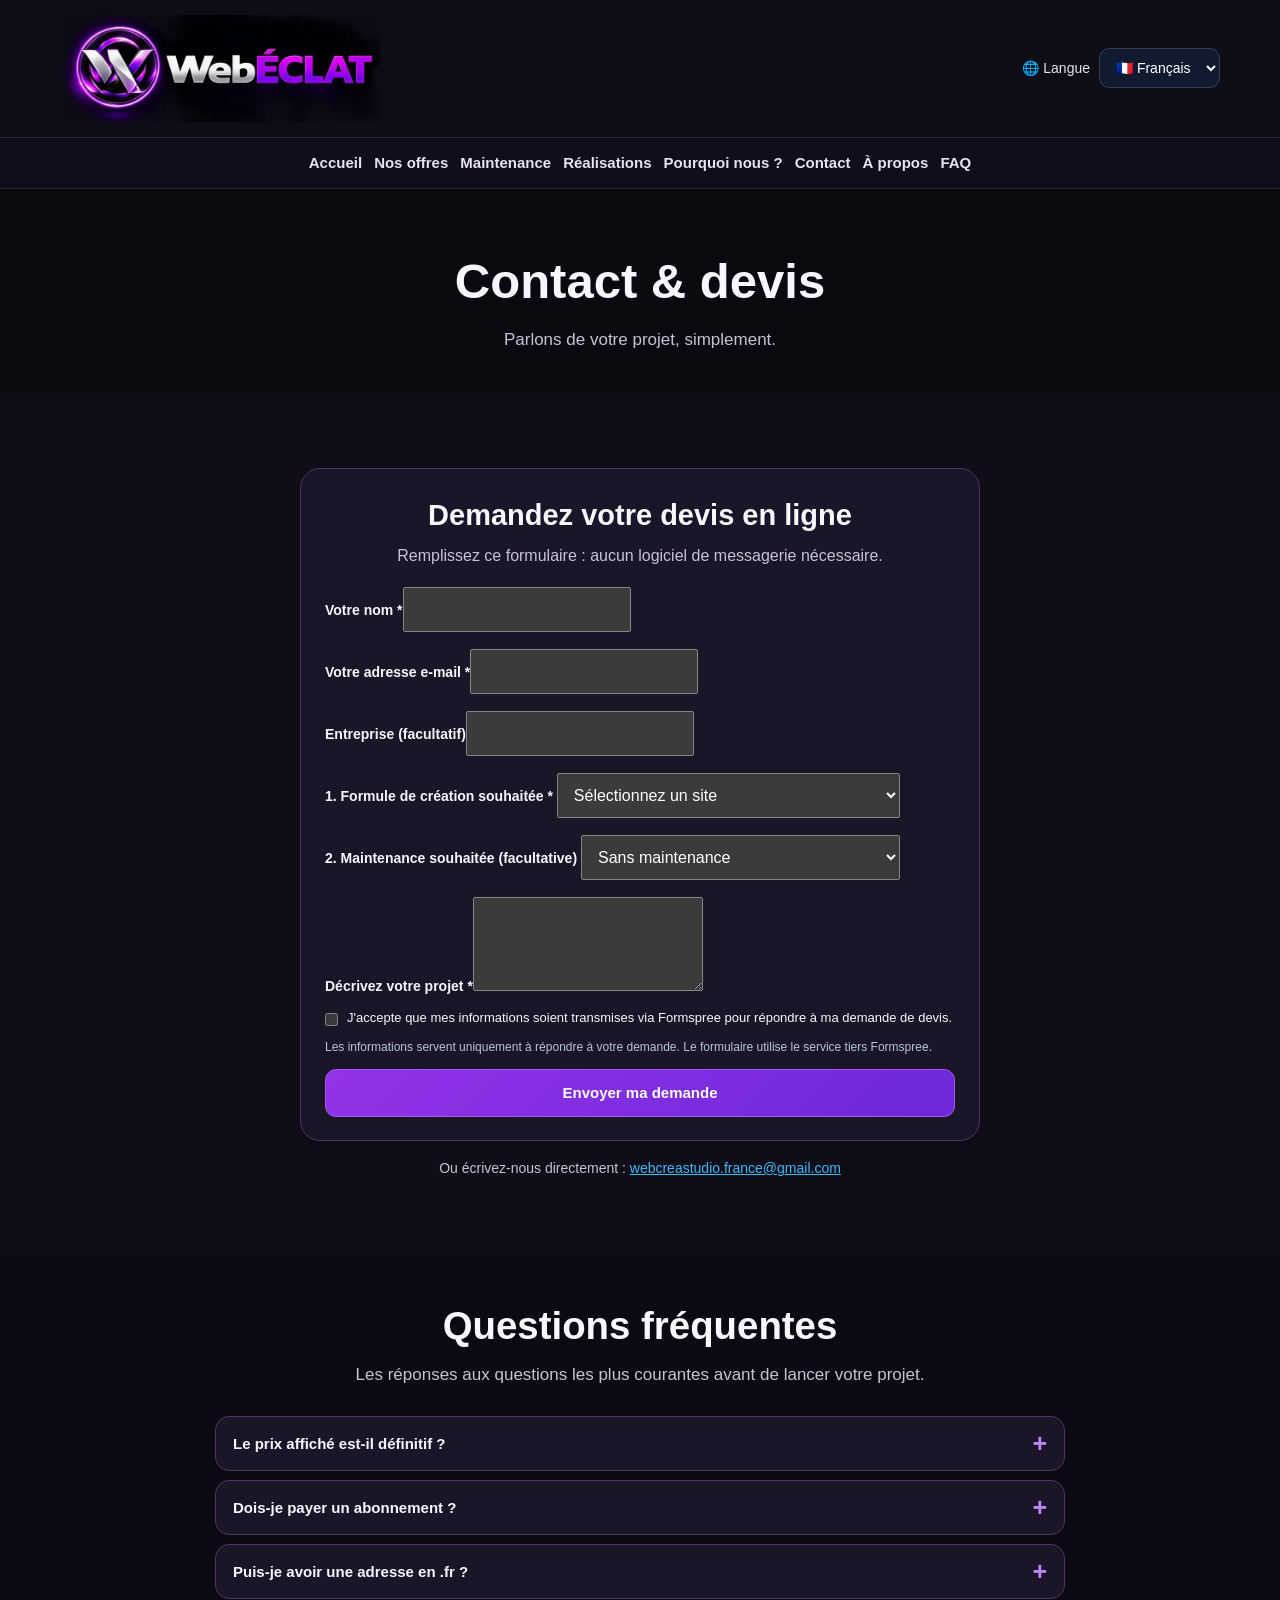
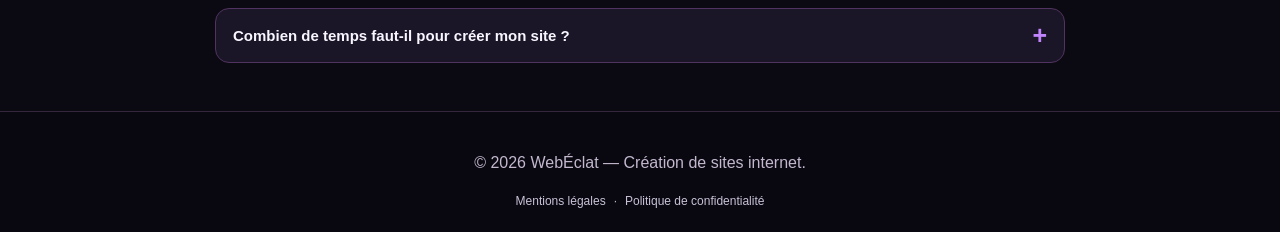
<file: contact.html>
<!DOCTYPE html><html lang="fr"><head>
<meta charset="utf-8"/>
<meta content="width=device-width, initial-scale=1.0" name="viewport"/>
<meta content="WebÉclat crée des sites internet modernes et professionnels pour les artisans, commerçants et indépendants." name="description"/>
<title>WebÉclat | Création de sites internet</title>
<link href="style.css" rel="stylesheet"/>
<style>
    /* MENU SMARTPHONE */
    .site-navigation {
      position: relative;
      z-index: 10;
    }

    .menu-toggle {
      display: none;
    }

    .nav-links {
      display: flex;
      justify-content: center;
      align-items: center;
      flex-wrap: wrap;
      gap: 12px;
    }

    /* REALISATION */
    .portfolio-card {
      max-width: 850px;
      margin: 35px auto 0;
      padding: 25px;
      background: #151d30;
      border: 1px solid #293850;
      border-radius: 20px;
      text-align: center;
      overflow: hidden;
    }

    .portfolio-image {
      display: block;
      width: 100%;
      height: auto;
      max-height: 480px;
      object-fit: contain;
      background: #0b1020;
      border-radius: 12px;
    }

    .portfolio-card h3 {
      color: #38bdf8;
      font-size: 28px;
    }

    .contact-box {
      max-width: 650px;
      margin: 35px auto 0;
      padding: 35px 25px;
      background: #151d30;
      border: 1px solid #293850;
      border-radius: 20px;
      text-align: center;
    }

    .contact-email {
      display: inline-block;
      margin: 15px 0;
      color: #38bdf8;
      font-weight: bold;
      overflow-wrap: anywhere;
    }

    .note {
      max-width: 850px;
      margin: 20px auto;
      color: #94a3b8;
      font-size: 14px;
    }

    @media (max-width: 768px) {
      .site-navigation {
        display: block;
        padding: 0;
      }

      .menu-toggle {
        display: flex;
        align-items: center;
        justify-content: center;
        gap: 10px;
        width: 100%;
        padding: 16px;
        border: 0;
        background: #101b30;
        color: #ffffff;
        font-size: 17px;
        font-weight: 700;
        cursor: pointer;
      }

      .nav-links {
        display: none;
        flex-direction: column;
        align-items: stretch;
        gap: 0;
        padding: 0;
        background: #101b30;
      }

      .nav-links.open {
        display: flex;
      }

      .nav-links a {
        display: block;
        padding: 16px 20px;
        text-align: center;
        border-top: 1px solid #293850;
      }

      .cards {
        display: flex;
        flex-direction: column;
        align-items: stretch;
      }

      .card {
        width: 100%;
        max-width: 100%;
      }

      .portfolio-card {
        padding: 15px;
      }

      .contact-box {
        padding: 25px 18px;
      }
    }
  </style>
<style>
header{display:flex;align-items:center;justify-content:space-between;gap:16px;flex-wrap:wrap}
.language-wrap{display:flex;align-items:center;gap:9px;color:#e2e8f0;font-size:14px}
.language-wrap select{background:#101b30;color:#fff;border:1px solid #334155;border-radius:10px;padding:10px 12px;font-size:14px;cursor:pointer}
#maintenance .card{display:flex;flex-direction:column;gap:12px}
#maintenance .card .btn{margin-top:auto}
#maintenance .price small{font-size:15px;font-weight:500}
#maintenance .annual{color:#38bdf8;font-weight:700;margin-top:-10px}
#maintenance .popular{font-weight:700;color:#38bdf8;font-size:13px}
#maintenance .card p{line-height:1.6}
@media(max-width:768px){header{justify-content:center;text-align:center}.language-wrap{width:100%;justify-content:center}}
</style><style>
/* ACCÈS RAPIDE AUX PRIX, VISIBLE DÈS L'ACCUEIL */
.quick-prices{display:grid;grid-template-columns:repeat(2,minmax(0,1fr));gap:12px;max-width:660px;margin:24px auto}
.quick-price{position:relative;display:flex;flex-direction:column;align-items:center;justify-content:center;gap:4px;padding:15px 20px;border:1px solid #38bdf8;border-radius:14px;background:#15243b;color:#fff;text-decoration:none;line-height:1.35}
.quick-price strong{color:#38bdf8;font-size:19px}
.quick-price small{font-size:12px;margin-left:3px}
.quick-arrow{position:absolute;right:12px;top:10px;color:#38bdf8}
#services,#maintenance{scroll-margin-top:10px}
@media(max-width:768px){
  header{padding:10px 12px!important;gap:6px!important}
  .logo{font-size:22px!important}
  .language-wrap{margin:0!important}
  .language-wrap select{padding:7px!important}
  .menu-toggle{padding:10px!important}
  .hero{padding:26px 14px 30px!important}
  .hero h1{font-size:clamp(25px,6vw,32px)!important;line-height:1.2!important;margin:0 auto 12px!important}
  .hero p{font-size:14px!important;line-height:1.45!important;margin:0 auto 12px!important}
  .quick-prices{gap:8px;margin:12px auto!important}
  .quick-price{padding:12px 8px!important;font-size:12px!important;min-height:74px}
  .quick-price strong{font-size:15px!important}
  .quick-arrow{right:5px;top:4px}
  .hero>.btn{padding:10px 12px!important;margin:5px!important;font-size:13px!important}
  .section{padding:36px 14px!important}
  .section h2{margin-bottom:12px!important}
  .cards{gap:12px!important;margin:18px auto!important}
  .card{padding:20px!important}
  .card ul{margin:12px 0!important}
  .card li{margin:4px 0!important}
}
@media(max-width:370px){.quick-price strong{font-size:13px!important}}
</style><style>
/* Version mobile compacte : préserve le fond et les couleurs de style.css */
.hero-short{display:none}
@media(max-width:768px){
  header{display:flex!important;flex-direction:row!important;flex-wrap:nowrap!important;justify-content:space-between!important;align-items:center!important;gap:8px!important;padding:9px 12px!important;min-height:0!important}
  header .logo{font-size:clamp(18px,4.5vw,23px)!important;white-space:nowrap!important;line-height:1.1!important;margin:0!important}
  .language-wrap{width:auto!important;flex:0 0 auto!important;margin:0!important;gap:0!important}
  .language-wrap label{display:none!important}
  .language-wrap select{max-width:145px!important;width:145px!important;padding:7px 5px!important;font-size:12px!important;border-radius:9px!important}
  .site-navigation{padding:0!important}
  .menu-toggle{padding:9px!important;font-size:14px!important;line-height:1.3!important}
  .hero{min-height:0!important;height:auto!important;padding:30px 13px 26px!important;display:block!important}
  .hero h1{font-size:clamp(24px,6vw,31px)!important;line-height:1.16!important;margin:0 auto 12px!important;max-width:600px!important}
  .hero .hero-long{display:none!important}
  .hero .hero-short{display:block!important;font-size:14px!important;line-height:1.4!important;max-width:550px!important;margin:0 auto 14px!important}
  .quick-prices{display:grid!important;grid-template-columns:repeat(2,minmax(0,1fr))!important;gap:8px!important;margin:14px auto 12px!important;max-width:540px!important}
  .quick-price{min-height:70px!important;padding:12px 5px!important;font-size:12px!important;gap:4px!important}
  .quick-price strong{font-size:clamp(12px,3.5vw,16px)!important;white-space:nowrap!important}
  .quick-price small{font-size:10px!important}
  .quick-arrow{top:2px!important;right:4px!important}
  .hero>a.btn{display:inline-block!important;max-width:none!important;width:auto!important;padding:10px 12px!important;margin:4px 3px!important;font-size:13px!important;line-height:1.25!important}
  .section{padding:35px 14px!important}
  .section h2{font-size:26px!important}
  .cards{gap:12px!important;margin:18px auto!important}
  .card{padding:20px!important}
}
@media(max-width:370px){header .logo{font-size:17px!important}.language-wrap select{width:125px!important}.quick-price strong{font-size:12px!important}}
</style><style>
@media(max-width:768px){
 #services,#maintenance{padding:24px 14px!important}
 #services h2,#maintenance h2{font-size:25px!important;line-height:1.2!important;margin:0 0 7px!important}
 #services .intro,#maintenance .intro{font-size:14px!important;line-height:1.4!important;margin:0 auto 12px!important}
 #services .cards,#maintenance .cards{margin:10px auto!important;gap:10px!important}
 #services .card,#maintenance .card{padding:16px!important;border-radius:15px!important;gap:5px!important}
 #services .card h3,#maintenance .card h3{font-size:20px!important;margin:0 0 2px!important}
 #services .card .price,#maintenance .card .price{font-size:29px!important;margin:0 0 5px!important}
 #services .card ul{margin:5px 0 12px!important;padding-left:19px!important}
 #services .card li{font-size:14px!important;margin:2px 0!important;line-height:1.45!important}
 #services .card .btn,#maintenance .card .btn{padding:10px 12px!important;margin:8px 0 0!important;font-size:14px!important}
 #maintenance .card p{font-size:14px!important;margin:4px 0!important}
 #services .note,#maintenance .note{font-size:12px!important;margin:12px auto!important}
}
.quote-form{display:grid;gap:13px;text-align:left;max-width:650px;margin:20px auto}
.quote-form label{font-weight:600;font-size:14px}
.quote-form input.quote-form select.quote-form textarea{width:100%;margin-top:5px;padding:12px 14px;border:1px solid #40506b;background:#0b1427;color:#fff;border-radius:10px;font:inherit}
.quote-form textarea{min-height:110px;resize:vertical}
.quote-form .btn{cursor:pointer;width:100%;margin:5px 0}
.quote-form .form-consent{display:flex;align-items:flex-start;gap:9px;font-weight:400;line-height:1.4}
.quote-form .form-consent input{width:auto;margin:4px 0 0}
.form-privacy{font-size:12px;color:#b6c5da}
</style><style>
/* Offres compactes sur mobile, même si style.css définit des espacements */
@media(max-width:768px){
  section#services,section#maintenance{padding:19px 12px!important}
  section#services>h2,section#maintenance>h2{font-size:23px!important;line-height:1.18!important;margin:0 0 6px!important;padding:0!important}
  section#services>p.intro,section#maintenance>p.intro{font-size:13px!important;line-height:1.35!important;margin:0 auto 11px!important;padding:0!important}
  section#services .cards,section#maintenance .cards{gap:10px!important;margin:10px auto!important}
  section#services article.card,section#maintenance article.card{padding:13px 14px!important;min-height:0!important}
  section#services article.card h3,section#maintenance article.card h3{font-size:19px!important;line-height:1.2!important;margin:0 0 4px!important;padding:0!important}
  section#services article.card .price,section#maintenance article.card .price{font-size:28px!important;line-height:1.15!important;margin:0 0 8px!important;padding:0!important}
  section#services article.card ul,section#maintenance article.card ul{margin:5px 0 9px!important;padding:0!important;list-style:none!important}
  section#services article.card ul li,section#maintenance article.card ul li{font-size:14px!important;line-height:1.3!important;margin:0!important;padding:7px 3px!important;min-height:0!important}
  section#services article.card a.btn,section#maintenance article.card a.btn{padding:10px!important;margin:8px 0 0!important}
}
#quote-success{display:none;max-width:650px;margin:14px auto;padding:15px;border:1px solid #8c45ff;border-radius:12px;background:#221631;color:#fff;text-align:center}
#quote-success:target{display:block}
</style><style>
/* Optimisation mobile 2026 : aucune modification de l'affichage ordinateur */
@media (max-width:768px) {
  header {padding:9px 12px!important;gap:7px!important;min-height:60px!important;}
  header .logo {font-size:clamp(17px,4.3vw,22px)!important;letter-spacing:-.5px!important;}
  header .language-wrap {margin-left:auto!important;min-width:0!important;}
  header .language-wrap select {width:clamp(105px,28vw,138px)!important;max-width:138px!important;font-size:12px!important;padding:8px 3px!important;}
  header .menu-toggle {display:flex!important;flex:0 0 39px!important;width:39px!important;height:39px!important;min-width:39px!important;padding:0!important;border:1px solid #34415d!important;border-radius:10px!important;background:#142137!important;font-size:21px!important;align-items:center!important;justify-content:center!important;line-height:1!important;}
  .site-navigation {min-height:0!important;border:0!important;}
  .site-navigation .nav-links {position:relative!important;z-index:15!important;}
  .site-navigation .nav-links a {padding:12px 16px!important;font-size:14px!important;}
  .hero {padding:21px 12px 22px!important;}
  .hero h1 {font-size:clamp(22px,5.45vw,28px)!important;line-height:1.15!important;margin:0 auto 9px!important;max-width:540px!important;letter-spacing:-.45px!important;}
  .hero .hero-short {font-size:13px!important;line-height:1.35!important;margin:0 auto 10px!important;}
  .quick-prices {gap:7px!important;margin:10px auto 9px!important;}
  .quick-price {min-height:60px!important;padding:9px 5px!important;border-radius:12px!important;gap:3px!important;}
  .quick-price strong {font-size:clamp(11px,3.4vw,15px)!important;}
  .quick-price small {font-size:9px!important;}
  .hero>a.btn {padding:9px 10px!important;margin:3px 2px!important;font-size:12px!important;border-radius:11px!important;}
  section#services,section#maintenance {padding:18px 12px!important;}
  section#services>h2,section#maintenance>h2 {font-size:22px!important;margin:0 0 5px!important;}
  section#services>p.intro,section#maintenance>p.intro {font-size:12.5px!important;margin:0 auto 9px!important;}
  section#services article.card,section#maintenance article.card {padding:12px!important;}
  section#services article.card h3,section#maintenance article.card h3 {font-size:18px!important;}
  section#services article.card .price,section#maintenance article.card .price {font-size:27px!important;margin-bottom:5px!important;}
  section#services article.card ul li,section#maintenance article.card ul li {padding:6px 3px!important;font-size:13.5px!important;}
}
@media(max-width:360px){header{padding:8px!important;gap:5px!important}header .logo{font-size:16px!important}header .language-wrap select{width:103px!important}header .menu-toggle{flex-basis:36px!important;width:36px!important;min-width:36px!important}}
</style><style>
/* Finitions de la version mobile : bureau inchangé */
@media (max-width: 768px) {
  #services .card ul {list-style:none!important;padding:0!important;margin:9px 0 12px!important;}
  #services .card ul li {position:static!important;text-align:center!important;padding:7px 8px!important;line-height:1.45!important;}
  #services .card ul li::before {content:none!important;display:none!important;}
  #services .card .btn,#maintenance .card .btn {min-height:44px;display:inline-flex;align-items:center;justify-content:center;}
  #services .card h3,#maintenance .card h3 {line-height:1.22!important;}
  #maintenance .card p {line-height:1.5!important;}
  #realisations .portfolio-image {max-width:100%;height:auto;object-fit:cover;}
  .quote-form input.quote-form select.quote-form textarea {font-size:16px!important;min-height:44px;}
  .quote-form button {min-height:48px;}
  html {scroll-padding-top:12px;}
}
@media (max-width:360px) {
  .hero>a.btn {font-size:11px!important;padding:10px 7px!important;}
}
</style><style>/* Finitions WebÉclat : confort, lisibilité et conversion */
:root{color-scheme:dark}
button,select,input,textarea{font-family:inherit}
a:focus-visible,button:focus-visible,select:focus-visible,input:focus-visible,textarea:focus-visible{outline:3px solid #d8b4fe;outline-offset:3px}
.btn.quick-price.menu-toggle{touch-action:manipulation}
.card.portfolio-card.contact-box{overflow-wrap:anywhere}
.quote-form input:focus.quote-form select:focus.quote-form textarea:focus{border-color:#a855f7;box-shadow:0 0 0 3px rgba(168,85,247.16)}
@media(max-width:768px){
  .hero{padding-bottom:24px!important}
  .hero h1{max-width:28ch!important}
  .hero>a.btn{min-height:43px!important;display:inline-flex!important;align-items:center;justify-content:center}
  section#services article.card,section#maintenance article.card{border-radius:16px!important}
  section#services article.card ul li{font-size:14px!important;line-height:1.45!important}
  section#services article.card .btn,section#maintenance article.card .btn{width:100%;margin-left:0!important;margin-right:0!important}
  #avantages .card{padding:17px!important}
  #avantages .card h3{font-size:19px!important;margin-bottom:6px!important}
  #avantages .card p{font-size:14px!important;line-height:1.5!important;margin:0!important}
  #realisations .portfolio-card{margin-top:15px!important}
  #realisations .portfolio-card h3{font-size:22px!important;margin:12px 0 6px!important}
  #contact .quote-form-wrap{max-width:650px;margin:auto}
  #contact .quote-form{gap:11px}
  #contact .contact-box{margin-top:22px}
  .section .intro{font-size:14px!important;line-height:1.45!important}
}
@media(prefers-reduced-motion:reduce){html{scroll-behavior:auto!important}*,*::before,*::after{animation-duration:.01ms!important;transition-duration:.01ms!important}}
</style><meta content="#09090f" name="theme-color"/><style>
/* Choix du mode de demande de devis */
.quote-choice[hidden]{display:none!important}
.quote-choice{position:fixed;inset:0;z-index:1000;display:flex;align-items:center;justify-content:center;padding:18px;background:rgba(0,0,0.78)}
.quote-choice-panel{position:relative;width:min(100%,440px);max-height:90vh;overflow:auto;padding:26px 20px;background:#171525;border:1px solid #8d48ec;border-radius:18px;color:#fff;text-align:center;box-shadow:0 20px 70px #0009}
.quote-choice-panel h2{font-size:23px;line-height:1.25;margin:8px 26px 12px}
.quote-choice-panel p{color:#d8d4e5;line-height:1.5;margin:0 0 18px}
.quote-choice-panel .btn{display:block;width:100%;margin:10px 0;padding:13px 12px;font-size:15px;min-height:48px}
.quote-choice-panel .quote-secondary{background:#242138;border-color:#796397}
.quote-choice-close{position:absolute;right:10px;top:8px;width:38px;height:38px;border:0;border-radius:10px;background:transparent;color:#fff;font-size:27px;cursor:pointer}
@media(max-width:380px){.quote-choice-panel{padding:22px 15px}.quote-choice-panel h2{font-size:20px}}
</style>
<style id="webeclat-mobile-pro">
/* Finitions smartphone WebÉCLAT : affichage 320–768 px */
@media (max-width: 768px) {
  html, body { width: 100%; overflow-x: clip; }
  body { -webkit-text-size-adjust: 100%; }
  header {
    display:flex!important; align-items:center!important; justify-content:space-between!important;
    flex-wrap:nowrap!important; gap:6px!important; min-height:72px!important;
    padding:9px 10px!important; text-align:left!important;
  }
  header .logo { display:flex!important; flex:1 1 auto!important; min-width:0!important; align-items:center!important; }
  header .logo .brand-full-logo {
    display:block!important; width:100%!important; max-width:225px!important;
    height:auto!important; object-fit:contain!important; mix-blend-mode:screen!important;
  }
  header .language-wrap { width:auto!important; flex:0 0 auto!important; margin:0!important; }
  header .language-wrap label { display:none!important; }
  header .language-wrap select {
    width:96px!important; max-width:96px!important; min-height:42px!important;
    font-size:12px!important; padding:6px 4px!important; border-radius:10px!important;
  }
  header .menu-toggle {
    display:flex!important; flex:0 0 42px!important; width:42px!important; min-width:42px!important;
    height:42px!important; padding:0!important; font-size:22px!important;
    align-items:center!important; justify-content:center!important;
  }
  .site-navigation { padding:0!important; }
  .site-navigation .nav-links a { min-height:44px!important; display:flex!important; align-items:center!important; }
  section.hero {
    padding:25px 15px 27px!important; min-height:0!important;
    background-position:center!important;
  }
  section.hero h1 {
    font-size:clamp(24px,6.2vw,30px)!important; line-height:1.16!important;
    max-width:22ch!important; letter-spacing:-.5px!important; margin:0 auto 11px!important;
    text-wrap:balance;
  }
  section.hero .hero-short {
    display:block!important; max-width:36ch!important; margin:0 auto 13px!important;
    font-size:clamp(14px,3.65vw,16px)!important; line-height:1.48!important;
  }
  section.hero .quick-prices {
    width:100%!important; max-width:520px!important; gap:9px!important;
    margin:12px auto 13px!important;
    grid-template-columns:repeat(2,minmax(0,1fr))!important;
  }
  section.hero .quick-price {
    min-height:76px!important; padding:12px 7px!important; border-radius:15px!important;
  }
  section.hero .quick-price strong { font-size:clamp(12px,3.6vw,17px)!important; }
  section.hero .quick-price small { font-size:10px!important; }
  section.hero>a.btn {
    display:inline-flex!important; align-items:center!important; justify-content:center!important;
    min-height:48px!important; padding:12px 14px!important; margin:3px 3px!important;
    font-size:clamp(12px,3.5vw,15px)!important; border-radius:13px!important;
  }
  section#services, section#maintenance, section#realisations, section#avantages, section#contact {
    padding:42px 16px!important;
  }
  section#services>h2, section#maintenance>h2 {
    font-size:clamp(25px,6.2vw,30px)!important; line-height:1.2!important; margin-bottom:12px!important;
  }
  section#services>p.intro, section#maintenance>p.intro {
    font-size:15px!important; line-height:1.5!important; margin:0 auto 24px!important;
  }
  section#services .cards, section#maintenance .cards {
    grid-template-columns:1fr!important; gap:18px!important; margin:20px auto 0!important;
  }
  section#services article.card, section#maintenance article.card {
    padding:25px 20px!important; border-radius:22px!important;
  }
  section#services article.card h3, section#maintenance article.card h3 {
    font-size:23px!important; margin:0 0 12px!important;
  }
  section#services article.card .price, section#maintenance article.card .price {
    font-size:38px!important; margin-bottom:16px!important;
  }
  section#services article.card ul li, section#maintenance article.card ul li {
    padding:12px 7px!important; font-size:15px!important; line-height:1.45!important;
  }
  section#services article.card .btn, section#maintenance article.card .btn {
    min-height:52px!important; font-size:16px!important; border-radius:14px!important;
  }
  .quote-form input.quote-form select.quote-form textarea { font-size:16px!important; }
}
@media (max-width: 370px) {
  header { gap:4px!important; padding:8px 7px!important; }
  header .logo .brand-full-logo { max-width:185px!important; }
  header .language-wrap select { width:87px!important; max-width:87px!important; font-size:11px!important; }
  header .menu-toggle { flex-basis:39px!important; width:39px!important; min-width:39px!important; }
  section.hero { padding-left:10px!important; padding-right:10px!important; }
  section.hero .quick-price { padding:12px 4px!important; }
}
</style>
<style id="webeclat-mobile-final-2026">
/* Ajustements finaux pour smartphone uniquement ; design ordinateur inchangé. */
@media (max-width: 768px) {
  section.hero .quick-prices {
    display: grid !important;
    grid-template-columns: minmax(0, 1fr) !important;
    width: 100% !important;
    max-width: 410px !important;
    gap: 10px !important;
    margin: 16px auto !important;
  }
  section.hero .quick-price {
    width: 100% !important;
    min-height: 76px !important;
    padding: 12px 26px !important;
  }
  section.hero .quick-price strong {
    display: block !important;
    max-width: 100% !important;
    white-space: normal !important;
    overflow-wrap: anywhere !important;
    font-size: clamp(15px, 4.2vw, 19px) !important;
    line-height: 1.4 !important;
  }
  section.hero .quick-price small {
    font-size: 11px !important;
    white-space: nowrap !important;
  }
  section.hero .quick-arrow { right: 12px !important; top: 10px !important; }
  section.hero h1 { max-width: 26ch !important; }
  section.hero>a.btn { min-height: 46px !important; }
  section#services article.card .price,
  section#maintenance article.card .price { font-size: 36px !important; }
}
</style>
<style id="webeclat-mobile-carousel-2026">
/* Ajustements mobiles uniquement : accueil pleine hauteur et cartes à glisser. */
@media (max-width: 768px) {
  section.hero {
    min-height: calc(100svh - 72px) !important;
    height: auto !important;
    display: flex !important;
    flex-direction: column !important;
    align-items: center !important;
    justify-content: center !important;
    padding: 20px 14px 26px !important;
  }
  section.hero h1 { font-size: clamp(23px, 5.7vw, 30px) !important; }
  section.hero .quick-prices {
    display: grid !important;
    grid-template-columns: minmax(0, 1fr) !important;
    width: 100% !important;
    max-width: 410px !important;
    gap: 9px !important;
    margin: 12px auto !important;
  }
  section.hero .quick-price { min-height: 67px !important; padding: 10px 20px !important; }
  section.hero .quick-price strong {
    white-space: normal !important;
    overflow-wrap: normal !important;
    word-break: normal !important;
    font-size: clamp(14px, 3.8vw, 18px) !important;
  }
  section.hero .quick-price small { white-space: nowrap !important; }
  section.hero > a.btn { min-height: 44px !important; }
  /* Les cartes restent côte à côte sur ordinateur ; glissement natif sur téléphone. */
  section#services .cards,
  section#maintenance .cards {
    display: flex !important;
    flex-direction: row !important;
    flex-wrap: nowrap !important;
    align-items: stretch !important;
    justify-content: flex-start !important;
    gap: 14px !important;
    width: calc(100% + 16px) !important;
    max-width: none !important;
    margin: 15px -8px 0 !important;
    padding: 3px 8px 18px !important;
    overflow-x: auto !important;
    overflow-y: hidden !important;
    scroll-snap-type: x mandatory;
    scroll-padding-inline: 8px;
    -webkit-overflow-scrolling: touch;
    overscroll-behavior-x: contain;
    scrollbar-width: thin;
  }
  section#services .cards > article.card,
  section#maintenance .cards > article.card {
    flex: 0 0 min(82vw, 340px) !important;
    width: min(82vw, 340px) !important;
    min-width: min(82vw, 340px) !important;
    max-width: min(82vw, 340px) !important;
    box-sizing: border-box !important;
    scroll-snap-align: start;
    padding: 20px 17px !important;
  }
  section#services .card .price,
  section#maintenance .card .price { font-size: 33px !important; }
  section#services, section#maintenance { overflow: hidden; }
  section#services > p.intro::after,
  section#maintenance > p.intro::after {
    content: "  ← Faites glisser les offres →";
    display: block;
    color: #c084fc;
    font-size: 12px;
    font-weight: 700;
    margin-top: 8px;
  }
  section#realisations .portfolio-card { padding: 15px !important; }
}
@media (max-width: 370px) {
  section.hero { padding: 13px 10px 18px !important; }
  section.hero .quick-price { min-height: 62px !important; }
  section.hero .quick-price strong { font-size: 13px !important; }
}
@media (prefers-reduced-motion: reduce) {
  section#services .cards, section#maintenance .cards { scroll-behavior: auto !important; }
}
</style>
<style id="webeclat-mobile-finitions-2026">
/* Finitions mobiles : accueil resserré, boutons sur une ligne et cartes plus courtes. */
@media (max-width: 768px) {
  section.hero {
    min-height: 0 !important;
    height: auto !important;
    display: block !important;
    padding: 28px 12px 24px !important;
    text-align: center !important;
  }
  section.hero h1 { margin: 0 auto 12px !important; }
  section.hero .hero-short { margin: 0 auto 13px !important; }
  section.hero .quick-prices { margin: 13px auto 14px !important; gap: 9px !important; }
  section.hero > a.btn {
    display: inline-flex !important;
    width: calc(50% - 12px) !important;
    max-width: 210px !important;
    min-height: 46px !important;
    padding: 9px 6px !important;
    margin: 3px 3px !important;
    font-size: clamp(11px, 3.2vw, 14px) !important;
    line-height: 1.2 !important;
    vertical-align: middle !important;
    white-space: normal !important;
    box-sizing: border-box !important;
  }
  section#services, section#maintenance { padding: 29px 13px !important; }
  section#services > p.intro, section#maintenance > p.intro { margin-bottom: 12px !important; }
  section#services .cards, section#maintenance .cards { margin-top: 10px !important; padding-bottom: 12px !important; }
  section#services .cards > article.card, section#maintenance .cards > article.card {
    padding: 17px 14px !important;
    gap: 6px !important;
  }
  section#services article.card h3, section#maintenance article.card h3 { margin-bottom: 5px !important; font-size: 21px !important; }
  section#services article.card .price, section#maintenance article.card .price { font-size: 31px !important; margin-bottom: 7px !important; }
  section#services article.card ul { margin: 5px 0 9px !important; }
  section#services article.card ul li { padding: 6px 3px !important; line-height: 1.35 !important; }
  section#services article.card a.btn, section#maintenance article.card a.btn { min-height: 45px !important; margin-top: 8px !important; font-size: 14px !important; }
  section#services > p.note, section#maintenance > p.note { margin: 10px auto !important; font-size: 12px !important; line-height: 1.45 !important; }
}
@media (max-width: 360px) {
  section.hero > a.btn { font-size: 11px !important; padding: 9px 4px !important; }
}
</style>
<style id="webeclat-hero-viewport-fix-2026">
/* Correctif final : placé après les anciens styles intégrés pour éviter les conflits. */
@media (max-width: 768px) {
  section.hero#accueil {
    box-sizing: border-box !important;
    min-height: calc(100vh - 72px) !important;
    min-height: calc(100svh - 72px) !important;
    height: auto !important;
    display: grid !important;
    grid-template-columns: repeat(2, minmax(0, 1fr)) !important;
    align-content: center !important;
    justify-items: stretch !important;
    column-gap: 6px !important;
    row-gap: 0 !important;
    padding: 24px 14px 30px !important;
  }
  section.hero#accueil > h1,
  section.hero#accueil > p,
  section.hero#accueil > .quick-prices {
    grid-column: 1 / -1 !important;
  }
  section.hero#accueil > a.btn {
    display: inline-flex !important;
    width: 100% !important;
    max-width: none !important;
    min-width: 0 !important;
    margin: 3px 0 !important;
    padding: 10px 5px !important;
    white-space: normal !important;
    text-align: center !important;
  }
}
</style>
<style id="webeclat-hero-balance-2026">
/* Équilibre vertical sur les téléphones assez hauts : remonte la limite basse visuelle
   en décalant doucement le contenu, sans toucher aux cartes ni au bureau. */
@media (max-width: 768px) and (min-height: 700px) {
  section.hero#accueil > h1,
  section.hero#accueil > p,
  section.hero#accueil > .quick-prices,
  section.hero#accueil > a.btn {
    position: relative !important;
    top: clamp(16px, 4.5svh, 42px) !important;
  }
}
</style>
<style id="webeclat-promo-2026">
/* Promotion discrète, cohérente avec les couleurs existantes. */
.promo-offer{max-width:850px;margin:20px auto 25px;padding:16px 20px;border:1px solid rgba(192,132,252.55);border-radius:16px;background:rgba(168,85,247.09);text-align:center}
.promo-offer strong{color:#d8b4fe;font-size:18px}
.promo-offer p{margin:6px 0;color:#f8f7ff;line-height:1.5}
.promo-offer small{display:block;color:#c9c2d7;font-size:12px;line-height:1.5}
@media(max-width:768px){.promo-offer{margin:13px auto 16px;padding:13px 12px}.promo-offer strong{font-size:16px}.promo-offer p{font-size:13px}.promo-offer small{font-size:11px}}
</style>
<style id="webeclat-faq-style">
#faq{padding-top:48px;padding-bottom:48px}
.faq-list{max-width:850px;margin:25px auto 0;display:grid;gap:12px}
.faq-list details{background:#1b1528;border:1px solid #50335f;border-radius:14px;overflow:hidden}
.faq-list summary{list-style:none;cursor:pointer;padding:19px 22px;font-weight:700;font-size:17px;display:flex;align-items:center;justify-content:space-between;gap:14px}
.faq-list summary::-webkit-details-marker{display:none}
.faq-list summary::after{content:'+';color:#c084fc;font-size:25px;line-height:1;flex:none}
.faq-list details[open] summary::after{content:'−'}
.faq-list details p{margin:0;padding:0 22px 20px;color:#d8d0e3;line-height:1.65}
@media(max-width:768px){#faq{padding:35px 16px!important}.faq-list summary{padding:16px;font-size:15px}.faq-list details p{padding:0 16px 16px;font-size:14px}}
</style>
<style id="multi-page-layout">
/* Pages courtes et navigation claire */
.page-intro{padding:64px 20px 22px;text-align:center;max-width:950px;margin:auto}
.page-intro h1{font-size:clamp(30px,5vw,49px);line-height:1.15;margin:0 0 14px}
.page-intro p{color:#c9c2d7;font-size:17px;line-height:1.6}
.page-shortcuts{display:grid;grid-template-columns:repeat(3,minmax(0,1fr));gap:16px;max-width:1040px;margin:20px auto 55px;padding:0 18px}
.page-shortcuts a{background:#1b1830;border:1px solid #403052;border-radius:18px;padding:22px;text-decoration:none;color:#f8f7ff;display:flex;flex-direction:column;gap:10px;transition:transform .15s,border-color .15s}
.page-shortcuts a:hover{transform:translateY(-3px);border-color:#a855f7}
.page-shortcuts strong{color:#d8b4fe;font-size:19px}
.page-shortcuts span{color:#c9c2d7;font-size:14px;line-height:1.5}
.about-card{max-width:850px;margin:24px auto;background:#1b1830;border:1px solid #403052;border-radius:18px;padding:28px;text-align:left;line-height:1.7}
.about-card h2{color:#d8b4fe;margin-top:0}
.site-navigation .nav-links a[aria-current="page"]{color:#d8b4fe;text-decoration:underline;text-underline-offset:6px}
@media(max-width:768px){.page-intro{padding:36px 16px 12px}.page-intro h1{font-size:29px}.page-intro p{font-size:15px}.page-shortcuts{grid-template-columns:repeat(2,minmax(0,1fr));gap:10px;margin:16px auto 28px;padding:0 12px}.page-shortcuts a{padding:17px 12px}.page-shortcuts strong{font-size:15px}.page-shortcuts span{font-size:12px}.about-card{margin:15px 12px;padding:20px}.section{padding:32px 14px!important}section.hero#accueil{min-height:0!important;display:block!important;padding:35px 14px 26px!important}section.hero#accueil>.quick-prices{grid-template-columns:repeat(2,minmax(0,1fr))!important;max-width:520px!important}section.hero#accueil>.quick-prices .quick-price{min-height:75px!important;padding:10px 5px!important}section.hero#accueil>.quick-prices .quick-price strong{font-size:clamp(11px,3.2vw,15px)!important}section.hero#accueil > h1,section.hero#accueil > p,section.hero#accueil > .quick-prices,section.hero#accueil > a.btn{position:static!important;top:auto!important}}
</style><style id="webeclat-contact-compact-2026">
/* Contact & devis : une seule introduction, formulaire accessible et FAQ compacte. */
html{min-height:100%}body{min-height:100svh;display:flex;flex-direction:column}body>main{flex:1 0 auto}body>footer{margin-top:auto}
#contact .quote-form-wrap{max-width:680px;margin:0 auto;padding:23px 24px;background:#1b1528;border:1px solid #50335f;border-radius:20px}
#contact .quote-form-wrap>h3{font-size:clamp(22px,3vw,29px);margin:0 0 5px;text-align:center}
#contact .quote-form-wrap>p{text-align:center;color:#c9c2d7;margin:0 0 15px;line-height:1.45}
#contact .quote-form{margin:12px auto 0;gap:12px}
#contact .quote-form label{font-size:14px}
#contact .quote-form input:not([type=checkbox]),#contact .quote-form select,#contact .quote-form textarea{margin-top:5px;min-height:45px;padding:10px 12px;font-size:16px}
#contact .quote-form textarea{min-height:94px}
#contact .quote-form .form-consent{font-size:13px;line-height:1.4}
#contact .quote-form .form-privacy{margin:0;font-size:12px;line-height:1.45}
#contact .quote-form button{min-height:48px;margin:0}
.contact-email-compact{text-align:center;margin:16px auto 0;padding:0 12px;color:#c9c2d7;font-size:14px;line-height:1.6}
.contact-email-compact a{color:#38bdf8;overflow-wrap:anywhere}
#faq .faq-list{margin:15px auto 0;gap:9px}
#faq .faq-list summary{padding:14px 17px;font-size:15px}
#faq .faq-list details p{padding:0 17px 15px;font-size:14px;line-height:1.5}
@media(max-width:768px){
 .page-intro{padding:16px 12px 8px!important}
 .page-intro h1{font-size:clamp(25px,6vw,31px)!important;margin:0 0 5px!important}
 .page-intro p{font-size:14px!important;margin:0!important}
 section#contact{padding:9px 12px 13px!important}
 #contact .quote-form-wrap{padding:17px 15px!important;border-radius:18px}
 #contact .quote-form-wrap>h3{font-size:21px!important;line-height:1.25!important}
 #contact .quote-form-wrap>p{font-size:13px!important;margin-bottom:10px!important}
 #contact .quote-form{gap:10px!important;margin:9px auto 0!important}
 #contact .quote-form label{font-size:14px!important}
 #contact .quote-form input:not([type=checkbox]),#contact .quote-form select{min-height:44px!important}
 #contact .quote-form textarea{min-height:86px!important}
 #contact .quote-form .form-consent{font-size:12px!important}
 .contact-email-compact{font-size:12px!important;margin:12px auto 0!important}
 .contact-email-compact .email-prefix{display:block}
 section#faq{padding:15px 12px 20px!important}
 section#faq>h2{font-size:clamp(23px,5.7vw,28px)!important;margin:0 0 5px!important}
 section#faq>p.intro{font-size:13px!important;line-height:1.4!important;margin:0 auto 12px!important}
 #faq .faq-list{gap:8px!important;margin:10px auto 0!important}
 #faq .faq-list summary{padding:13px 14px!important;font-size:14px!important;text-align:left}
 #faq .faq-list details p{padding:0 14px 14px!important;font-size:13px!important}
 body>footer{padding:12px 10px max(14px,env(safe-area-inset-bottom))!important}
 body>footer p{font-size:12px!important;margin:0!important}
}
</style><style id="quote-combined-style">
#contact .quote-estimate{border:1px solid rgba(56,189,248.45);border-radius:12px;background:rgba(56,189,248.07);padding:12px 14px;margin:2px 0 14px;font-size:14px;line-height:1.55;color:#e6f7ff;font-weight:400}
#contact .quote-estimate strong{color:#38bdf8}
#contact .quote-estimate small{display:block;color:#c9c2d7;margin-top:4px;font-size:12px}
</style>
<style id="footer-legal-links-style">.footer-legal-links{display:flex;justify-content:center;align-items:center;flex-wrap:wrap;gap:8px;margin-top:8px;font-size:12px;line-height:1.5}.footer-legal-links a{color:#c9c2d7;text-decoration:none}.footer-legal-links a:hover.footer-legal-links a:focus-visible{color:#d8b4fe;text-decoration:underline}@media(max-width:768px){.footer-legal-links{font-size:11px;gap:6px;margin-top:5px}}</style></head><body><header>
<div class="logo"><img alt="WebÉCLAT" class="brand-full-logo" src="images/logo-webeclat-test-76.webp"/></div>
<div class="language-wrap"><label for="languageSelect">🌐 <span data-i18n="languageLabel">Langue</span></label><select aria-label="Choisir la langue" id="languageSelect"><option value="fr">🇫🇷 Français</option><option value="en">🇬🇧 English</option><option value="es">🇪🇸 Español</option><option value="ru">🇷🇺 Русский</option><option value="de">🇩🇪 Deutsch</option></select></div><button aria-controls="navLinks" aria-expanded="false" aria-label="Ouvrir le menu" class="menu-toggle" id="menuToggle" type="button"><span aria-hidden="true">☰</span></button></header><nav aria-label="Navigation principale" class="site-navigation">
<div class="nav-links" id="navLinks">
<a data-i18n="home" href="index.html">Accueil</a>
<a data-i18n="offers" href="offres.html#services">Nos offres</a>
<a data-i18n="maintenanceNav" href="maintenance.html#maintenance">Maintenance</a><a data-i18n="works" href="realisations.html#realisations">Réalisations</a>
<a data-i18n="whyNav" href="apropos.html#avantages">Pourquoi nous ?</a>
<a data-i18n="contact" href="contact.html#contact">Contact</a>
<a href="apropos.html#avantages">À propos</a><a href="contact.html#faq">FAQ</a></div>
</nav><main><div class="page-intro"><h1>Contact & devis</h1><p>Parlons de votre projet, simplement.</p></div><section class="section contact" id="contact">
<div class="quote-form-wrap">
<h3 data-i18n="formTitle">Demandez votre devis en ligne</h3>
<p data-i18n="formIntro">Remplissez ce formulaire : aucun logiciel de messagerie nécessaire.</p>
<form action="https://formspree.io/f/xoejowep" class="quote-form" method="POST">
<label><span data-i18n="formName">Votre nom *</span><input autocomplete="name" maxlength="120" name="Nom" required="" type="text"/></label>
<label><span data-i18n="formEmail">Votre adresse e-mail *</span><input autocomplete="email" maxlength="180" name="email" required="" type="email"/></label>
<label><span data-i18n="formBusiness">Entreprise (facultatif)</span><input maxlength="160" name="Entreprise" type="text"/></label>
<label><span data-i18n="formSite">1. Formule de création souhaitée *</span>
<select id="siteChoice" name="Creation_site" required>
<option data-i18n="formSiteSelect" value="">Sélectionnez un site</option>
<option value="Site Starter — 99 €" data-price="99">Site Starter — 99 €</option>
<option value="Site Pro — 249 €" data-price="249">Site Pro — 249 €</option>
<option value="Site Premium — 399 €" data-price="399">Site Premium — 399 €</option>
<option data-i18n="formOther" value="Autre projet / devis personnalisé">Autre projet / devis personnalisé</option>
<option data-i18n="formMaintenanceOnly" value="Maintenance seule (sans création de site)">Maintenance seule (sans création de site)</option>
</select></label>
<label><span data-i18n="formMaintenance">2. Maintenance souhaitée (facultative)</span>
<select id="maintenanceChoice" name="Maintenance_choisie">
<option data-i18n="formNoMaintenance" value="Sans maintenance">Sans maintenance</option>
<option value="Suivi Gratuit — 0 €/mois" data-monthly="0">Suivi Gratuit — 0 €/mois</option>
<option value="Maintenance Essentiel — 7,90 €/mois" data-monthly="7.90" data-promo="yes">Maintenance Essentiel — 7,90 €/mois</option>
<option value="Maintenance Confort — 14,90 €/mois" data-monthly="14.90" data-promo="yes">Maintenance Confort — 14,90 €/mois</option>
<option value="Maintenance Sérénité — 24,90 €/mois" data-monthly="24.90" data-promo="yes">Maintenance Sérénité — 24,90 €/mois</option>
</select></label>
<div class="quote-estimate" id="quoteEstimate" aria-live="polite" hidden></div>
<input type="hidden" id="promoField" name="Promotion_estimee" value="Aucune"/>
<label><span data-i18n="formMessage">Décrivez votre projet *</span><textarea maxlength="5000" name="Projet" required=""></textarea></label>
<label class="form-consent"><input name="Accord_transmission" required="" type="checkbox" value="Oui"/><span data-i18n="formConsent">J'accepte que mes informations soient transmises via Formspree pour répondre à ma demande de devis.</span></label>
<p class="form-privacy" data-i18n="formPrivacy">Les informations servent uniquement à répondre à votre demande. Le formulaire utilise le service tiers Formspree.</p>
<button class="btn" data-i18n="formSend" type="submit">Envoyer ma demande</button>
</form></div>
<p class="contact-email-compact"><span class="email-prefix">Ou écrivez-nous directement :</span> <a href="mailto:webcreastudio.france@gmail.com">webcreastudio.france@gmail.com</a></p>
</section><section class="section" id="faq">
<h2 data-i18n="faqTitle">Questions fréquentes</h2>
<p class="intro" data-i18n="faqIntro">Les réponses aux questions les plus courantes avant de lancer votre projet.</p>
<div class="faq-list">
<details><summary data-i18n="faqQ1">Le prix affiché est-il définitif ?</summary><p data-i18n="faqA1">Les tarifs présentés sont indicatifs. Un devis personnalisé précise le prix final selon vos besoins, les fonctionnalités souhaitées et les éventuels frais supplémentaires.</p></details>
<details><summary data-i18n="faqQ2">Dois-je payer un abonnement ?</summary><p data-i18n="faqA2">Non. La maintenance est facultative. Vous pouvez choisir une formule sans abonnement ou opter pour un suivi à partir de 7,90 € par mois.</p></details>
<details><summary data-i18n="faqQ3">Puis-je avoir une adresse en .fr ?</summary><p data-i18n="faqA3">Oui. Vous pouvez utiliser un nom de domaine personnalisé en .fr, acheté et renouvelé séparément à votre nom. WebÉclat peut vous accompagner dans sa configuration.</p></details>
<details><summary data-i18n="faqQ4">Combien de temps faut-il pour créer mon site ?</summary><p data-i18n="faqA4">Le délai dépend du nombre de pages, du contenu fourni et des fonctionnalités demandées. Une estimation vous est communiquée dans votre devis.</p></details>
</div>
</section></main><div class="quote-choice" hidden="" id="quoteChoice">
<div aria-describedby="quoteChoiceText" aria-labelledby="quoteChoiceTitle" aria-modal="true" class="quote-choice-panel" role="dialog">
<button aria-label="Fermer" class="quote-choice-close" id="quoteChoiceClose" type="button">×</button>
<h2 id="quoteChoiceTitle">Demander un devis</h2>
<p id="quoteChoiceText">Choisissez comment envoyer votre demande.</p>
<a class="btn" href="contact.html#contact" id="quoteChoiceForm">Remplir le formulaire</a>
<a class="btn quote-secondary" href="mailto:webcreastudio.france@gmail.com" id="quoteChoiceEmail">Envoyer un e-mail préparé</a>
</div>
</div><footer>
<p data-i18n="footer">
      © 2026 WebÉclat —
      Création de sites internet.
    </p>
<nav aria-label="Informations légales" class="footer-legal-links"><a href="mentions-legales.html">Mentions légales</a><span aria-hidden="true"> · </span><a href="politique-confidentialite.html">Politique de confidentialité</a></nav>
</footer><script>
    const menuToggle = document.getElementById("menuToggle");
    const navLinks = document.getElementById("navLinks");

    function closeMenu() {
      navLinks.classList.remove("open");
      menuToggle.setAttribute("aria-expanded", "false");
    }

    menuToggle.addEventListener("click", function () {
      const isOpen = navLinks.classList.toggle("open");
      menuToggle.setAttribute("aria-expanded", String(isOpen));
    });

    navLinks.querySelectorAll("a").forEach(function (link) {
      link.addEventListener("click", closeMenu);
    });

    window.addEventListener("resize", function () {
      if (window.innerWidth > 768) {
        closeMenu();
      }
    });
  </script>
<script>
const translations = {"fr": {"menu": "Menu", "home": "Accueil", "offers": "Nos offres", "works": "Réalisations", "whyNav": "Pourquoi nous ?", "contact": "Contact", "heroTitle": "Un site internet professionnel pour développer votre activité.", "heroDesc": "WebÉclat crée des sites internet modernes pour les artisans, commerçants et entrepreneurs. Des solutions adaptées à votre image, accessibles sur ordinateur, tablette et smartphone.", "discover": "Découvrir nos offres", "contactUs": "Nous contacter", "offersTitle": "Nos offres de création", "offersDesc": "Des sites internet modernes, adaptés aux besoins et aux budgets des petites entreprises.", "essential": "Site Essentiel", "professional": "Site Professionnel", "premium": "Site Premium", "b1": "Site vitrine 1 page", "b2": "Design moderne", "b3": "Adapté aux smartphones", "b4": "Présentation de votre activité", "b5": "Bouton de contact", "p1": "Jusqu'à 5 pages", "p2": "Design personnalisé", "p3": "Compatible smartphones", "p4": "Galerie de réalisations", "p5": "Formulaire de contact", "p6": "Référencement de base", "r1": "Jusqu'à 8 pages", "r2": "Design sur mesure", "r3": "Galerie photos", "r5": "Optimisation mobile", "quote": "Demander un devis", "offersNote": "Tarifs de lancement indicatifs. Hébergement, nom de domaine et fonctionnalités spécifiques non inclus. Un devis personnalisé est établi selon les besoins de votre projet.", "worksTitle": "Nos réalisations", "worksDesc": "Découvrez un exemple concret de site internet réalisé.", "portfolioDesc": "Création d'un site vitrine pour une entreprise de plomberie. Présentation des prestations, des tarifs, des interventions et des coordonnées.", "visit": "Visiter le site WR Plomberie ↗", "whyTitle": "Pourquoi choisir WebÉclat ?", "why1": "Un site professionnel et personnalisé pour valoriser votre activité et inspirer confiance à vos clients.", "mobile": "Adapté aux mobiles", "why2": "Vous choisissez librement votre formule. La maintenance est facultative, avec des tarifs transparents.", "affordable": "Tarifs accessibles", "why3": "Un interlocuteur pour vous conseiller, créer votre site et vous accompagner dans sa mise en ligne.", "contactTitle": "Parlons de votre projet", "contactDesc": "Vous souhaitez créer un site internet pour votre entreprise ? Contactez WebÉclat pour demander un devis personnalisé.", "contactEmail": "Contactez-nous par e-mail", "contactInfo": "Présentez-nous votre activité et le site que vous souhaitez créer.", "contactPrompt": "Cliquez ci-dessous pour préparer votre demande de devis.", "contactButton": "Remplir le formulaire", "contactNote": "Utilisez le formulaire ci-dessus pour recevoir une réponse par e-mail.", "footer": "© 2026 WebÉclat — Création de sites internet.", "languageLabel": "Langue", "maintenanceNav": "Maintenance", "maintenanceTitle": "Maintenance & suivi", "maintenanceIntro": "Gardez votre site à jour avec nos abonnements facultatifs.", "maintenanceBasic": "Essentiel", "maintenanceComfort": "Confort", "maintenancePremium": "Premium", "perMonth": "/mois", "yearBasic": "ou 49 €/an", "yearComfort": "ou 149 €/an", "yearPremium": "ou 290 €/an", "maintenanceBasicDesc": "Vérification du site, sauvegarde périodique et assistance en cas de problème lié à sa réalisation. Modifications facturées séparément.", "maintenanceComfortDesc": "Prestations Essentiel + une petite modification de texte, photo ou tarif par mois.", "maintenancePremiumDesc": "Prestations Confort + jusqu'à une heure de modifications de contenu par mois et traitement prioritaire les jours ouvrés.", "choosePlan": "Choisir cette formule", "popular": "Le plus demandé", "maintenanceNote": "Abonnements facultatifs. Temps non utilisé non reportable. Nouvelles pages, refontes, hébergement, nom de domaine et services tiers facturés séparément. Conditions précisées au devis.", "quickCreation": "Création de site", "quickMaintenance": "Maintenance", "heroShort": "Des sites modernes pour artisans, commerçants et indépendants, adaptés à tous les écrans.", "formTitle": "Demandez votre devis en ligne", "formIntro": "Remplissez ce formulaire : aucun logiciel de messagerie nécessaire.", "formName": "Votre nom *", "formEmail": "Votre adresse e-mail *", "formBusiness": "Entreprise (facultatif)", "formOffer": "Formule souhaitée *", "formSelect": "Sélectionnez une formule", "formOther": "Autre projet / devis personnalisé", "formMessage": "Décrivez votre projet *", "formConsent": "J'accepte que mes informations soient transmises via Formspree pour répondre à ma demande de devis.", "formPrivacy": "Les informations servent uniquement à répondre à votre demande. Le formulaire utilise le service tiers Formspree.", "formSend": "Envoyer ma demande", "whyHeading1": "Un site à votre image", "whyHeading2": "Sans abonnement obligatoire", "whyHeading3": "Un accompagnement personnalisé", "faqTitle": "Questions fréquentes", "faqIntro": "Les réponses aux questions les plus courantes avant de lancer votre projet.", "faqQ1": "Le prix affiché est-il définitif ?", "faqA1": "Les tarifs présentés sont indicatifs. Un devis personnalisé précise le prix final selon vos besoins, les fonctionnalités souhaitées et les éventuels frais supplémentaires.", "faqQ2": "Dois-je payer un abonnement ?", "faqA2": "Non. La maintenance est facultative. Vous pouvez choisir une formule sans abonnement ou opter pour un suivi à partir de 7,90 € par mois.", "faqQ3": "Puis-je avoir une adresse en .fr ?", "faqA3": "Oui. Vous pouvez utiliser un nom de domaine personnalisé en .fr, acheté et renouvelé séparément à votre nom. WebÉclat peut vous accompagner dans sa configuration.", "faqQ4": "Combien de temps faut-il pour créer mon site ?", "faqA4": "Le délai dépend du nombre de pages, du contenu fourni et des fonctionnalités demandées. Une estimation vous est communiquée dans votre devis."}, "en": {"menu": "Menu", "home": "Home", "offers": "Our offers", "works": "Portfolio", "whyNav": "Why us?", "contact": "Contact", "heroTitle": "A professional website to grow your business.", "heroDesc": "WebÉclat builds modern websites for tradespeople, shops and entrepreneurs. Tailored to your business and designed for desktop, tablet and mobile.", "discover": "Explore our offers", "contactUs": "Contact us", "offersTitle": "Our website packages", "offersDesc": "Modern websites suited to the needs and budgets of small businesses.", "essential": "Essential Website", "professional": "Professional Website", "premium": "Premium Website", "b1": "One-page website", "b2": "Modern design", "b3": "Mobile-friendly", "b4": "Your business presentation", "b5": "Contact button", "p1": "Up to 5 pages", "p2": "Custom design", "p3": "Mobile compatible", "p4": "Project gallery", "p5": "Contact form", "p6": "Basic SEO", "r1": "Up to 8 pages", "r2": "Bespoke design", "r3": "Photo gallery", "r5": "Mobile optimisation", "quote": "Request a quote", "offersNote": "Introductory guide prices. Hosting, domain name and special features are not included. A personalised quote will be provided for your project.", "worksTitle": "Our work", "worksDesc": "See an example of a website we have built.", "portfolioDesc": "A website for a plumbing company, showcasing services, prices, work and contact details.", "visit": "Visit WR Plomberie website ↗", "whyTitle": "Why choose WebÉclat?", "why1": "A professional, tailored website to showcase your business and build customer trust.", "mobile": "Mobile-friendly", "why2": "Choose the package that suits you. Maintenance is optional, with transparent pricing.", "affordable": "Affordable prices", "why3": "One point of contact to advise you, create your website and help you launch it.", "contactTitle": "Let's discuss your project", "contactDesc": "Need a website for your business? Contact WebÉclat for a personalised quote.", "contactEmail": "Contact us by email", "contactInfo": "Tell us about your business and the website you would like.", "contactPrompt": "Click below to prepare your quote request.", "contactButton": "Complete the form", "contactNote": "Use the form above to receive a reply by email.", "footer": "© 2026 WebÉclat — Website creation.", "languageLabel": "Language", "maintenanceNav": "Maintenance", "maintenanceTitle": "Maintenance & support", "maintenanceIntro": "Keep your website up to date with our optional plans.", "maintenanceBasic": "Essential", "maintenanceComfort": "Comfort", "maintenancePremium": "Premium", "perMonth": "/month", "yearBasic": "or €49/year", "yearComfort": "or €149/year", "yearPremium": "or €290/year", "maintenanceBasicDesc": "Site checks, periodic backups and help with issues related to the website we built. Content edits billed separately.", "maintenanceComfortDesc": "Essential services plus one small text, photo or price edit per month.", "maintenancePremiumDesc": "Comfort services plus up to one hour of content updates per month and priority handling on working days.", "choosePlan": "Choose this plan", "popular": "Most popular", "maintenanceNote": "Optional plans. Unused time does not roll over. New pages, redesigns, hosting, domain names and third-party services are billed separately. Terms confirmed in your quote.", "quickCreation": "Website creation", "quickMaintenance": "Maintenance", "heroShort": "Modern websites for tradespeople, shops and freelancers, optimised for every screen.", "formTitle": "Request your quote online", "formIntro": "Complete this form without opening your email app.", "formName": "Your name *", "formEmail": "Your email address *", "formBusiness": "Company (optional)", "formOffer": "Preferred package *", "formSelect": "Select a package", "formOther": "Other project / custom quote", "formMessage": "Describe your project *", "formConsent": "I agree to my information being transmitted via Formspree to answer my request.", "formPrivacy": "Your information is used only to respond to your enquiry. This form uses the third-party service Formspree.", "formSend": "Send my request", "whyHeading1": "A website that reflects you", "whyHeading2": "No mandatory subscription", "whyHeading3": "Personalised guidance", "faqTitle": "Frequently asked questions", "faqIntro": "Answers to common questions before starting your project.", "faqQ1": "Is the displayed price final?", "faqA1": "The prices shown are indicative. Your personalised quote confirms the final price based on your needs, requested features and any additional costs.", "faqQ2": "Do I have to pay a subscription?", "faqA2": "No. Maintenance is optional. You can choose a plan without a subscription or support starting at €7.90 per month.", "faqQ3": "Can I have a .fr domain name?", "faqA3": "Yes. You can use a personalised .fr domain purchased and renewed separately in your name. WebÉclat can help you configure it.", "faqQ4": "How long does it take to build my website?", "faqA4": "Timing depends on the number of pages, supplied content and requested features. Your quote includes an estimated timeframe."}, "es": {"menu": "Menú", "home": "Inicio", "offers": "Ofertas", "works": "Proyectos", "whyNav": "¿Por qué elegirnos?", "contact": "Contacto", "heroTitle": "Una página web profesional para hacer crecer tu negocio.", "heroDesc": "WebÉclat crea sitios web modernos para artesanos, comerciantes y emprendedores. Adaptados a tu imagen y accesibles desde ordenador, tableta y móvil.", "discover": "Ver nuestras ofertas", "contactUs": "Contáctanos", "offersTitle": "Nuestros paquetes web", "offersDesc": "Sitios web modernos adaptados a las necesidades y presupuestos de las pequeñas empresas.", "essential": "Web Esencial", "professional": "Web Profesional", "premium": "Web Premium", "b1": "Web de una página", "b2": "Diseño moderno", "b3": "Adaptado a móviles", "b4": "Presentación de tu actividad", "b5": "Botón de contacto", "p1": "Hasta 5 páginas", "p2": "Diseño personalizado", "p3": "Compatible con móviles", "p4": "Galería de trabajos", "p5": "Formulario de contacto", "p6": "SEO básico", "r1": "Hasta 8 páginas", "r2": "Diseño a medida", "r3": "Galería de fotos", "r5": "Optimización móvil", "quote": "Solicitar presupuesto", "offersNote": "Precios orientativos de lanzamiento. No incluyen alojamiento, dominio ni funciones especiales. Se elaborará un presupuesto personalizado.", "worksTitle": "Nuestros proyectos", "worksDesc": "Descubre un ejemplo de sitio web realizado.", "portfolioDesc": "Creación de un sitio web para una empresa de fontanería con servicios, precios, trabajos y datos de contacto.", "visit": "Visitar WR Plomberie ↗", "whyTitle": "¿Por qué elegir WebÉclat?", "why1": "Una web profesional y personalizada para destacar tu actividad y generar confianza.", "mobile": "Adaptado a móviles", "why2": "Elige libremente tu plan. El mantenimiento es opcional, con precios transparentes.", "affordable": "Precios asequibles", "why3": "Una persona de contacto para asesorarte, crear tu web y acompañarte en su publicación.", "contactTitle": "Hablemos de tu proyecto", "contactDesc": "¿Quieres crear una página web para tu empresa? Contacta con WebÉclat para un presupuesto personalizado.", "contactEmail": "Contáctanos por correo", "contactInfo": "Cuéntanos tu actividad y la web que deseas crear.", "contactPrompt": "Haz clic abajo para preparar tu solicitud.", "contactButton": "Rellenar el formulario", "contactNote": "Utiliza el formulario anterior para recibir una respuesta por correo.", "footer": "© 2026 WebÉclat — Creación de sitios web.", "languageLabel": "Idioma", "maintenanceNav": "Mantenimiento", "maintenanceTitle": "Mantenimiento y seguimiento", "maintenanceIntro": "Mantén tu web actualizada con nuestros planes opcionales.", "maintenanceBasic": "Esencial", "maintenanceComfort": "Confort", "maintenancePremium": "Premium", "perMonth": "/mes", "yearBasic": "o 49 €/año", "yearComfort": "o 149 €/año", "yearPremium": "o 290 €/año", "maintenanceBasicDesc": "Revisión del sitio, copias de seguridad periódicas y asistencia por problemas de nuestra realización. Cambios de contenido aparte.", "maintenanceComfortDesc": "Servicios Esencial más un pequeño cambio de texto, foto o precio al mes.", "maintenancePremiumDesc": "Servicios Confort más hasta una hora de cambios al mes y atención prioritaria en días laborables.", "choosePlan": "Elegir este plan", "popular": "Más solicitado", "maintenanceNote": "Planes opcionales. El tiempo no utilizado no se acumula. Páginas nuevas, rediseños, alojamiento, dominio y servicios externos se facturan aparte. Condiciones en el presupuesto.", "quickCreation": "Creación de sitios web", "quickMaintenance": "Mantenimiento", "heroShort": "Sitios web modernos para artesanos, comercios y autónomos, adaptados a todas las pantallas.", "formTitle": "Solicita tu presupuesto en línea", "formIntro": "Rellena el formulario sin abrir tu correo.", "formName": "Tu nombre *", "formEmail": "Tu correo electrónico *", "formBusiness": "Empresa (opcional)", "formOffer": "Paquete deseado *", "formSelect": "Selecciona un paquete", "formOther": "Otro proyecto / presupuesto personalizado", "formMessage": "Describe tu proyecto *", "formConsent": "Acepto que mis datos se transmitan a través de Formspree para responder a mi solicitud.", "formPrivacy": "Tus datos solo se utilizan para responder a tu solicitud. Este formulario usa el servicio externo Formspree.", "formSend": "Enviar mi solicitud", "whyHeading1": "Una web a tu medida", "whyHeading2": "Sin suscripción obligatoria", "whyHeading3": "Atención personalizada", "faqTitle": "Preguntas frecuentes", "faqIntro": "Respuestas a las preguntas más comunes antes de empezar.", "faqQ1": "¿El precio mostrado es definitivo?", "faqA1": "Los precios son orientativos. El presupuesto personalizado especifica el precio final según tus necesidades y posibles gastos adicionales.", "faqQ2": "¿Es obligatorio pagar una suscripción?", "faqA2": "No. El mantenimiento es opcional. Puedes elegir un plan sin suscripción o soporte desde 7,90 € al mes.", "faqQ3": "¿Puedo tener un dominio .fr?", "faqA3": "Sí. Puedes comprar y renovar por separado un dominio .fr a tu nombre. WebÉclat puede ayudarte a configurarlo.", "faqQ4": "¿Cuánto tiempo se tarda en crear mi web?", "faqA4": "Depende del número de páginas, los contenidos y las funciones. El presupuesto incluirá una estimación."}, "de": {"menu": "Menü", "home": "Startseite", "offers": "Angebote", "works": "Referenzen", "whyNav": "Warum wir?", "contact": "Kontakt", "heroTitle": "Eine professionelle Website für den Erfolg Ihres Unternehmens.", "heroDesc": "WebÉclat erstellt moderne Websites für Handwerksbetriebe, Geschäfte und Selbstständige. Individuell gestaltet und für Computer, Tablets und Smartphones optimiert.", "discover": "Unsere Angebote ansehen", "contactUs": "Kontaktieren Sie uns", "offersTitle": "Unsere Website-Pakete", "offersDesc": "Moderne Websites für die Bedürfnisse und Budgets kleiner Unternehmen.", "essential": "Basis-Website", "professional": "Professionelle Website", "premium": "Premium-Website", "b1": "Einseitige Website", "b2": "Modernes Design", "b3": "Smartphone-optimiert", "b4": "Vorstellung Ihres Unternehmens", "b5": "Kontakt-Button", "p1": "Bis zu 5 Seiten", "p2": "Individuelles Design", "p3": "Mobilfreundlich", "p4": "Projektgalerie", "p5": "Kontaktformular", "p6": "Grundlegende SEO", "r1": "Bis zu 8 Seiten", "r2": "Maßgeschneidertes Design", "r3": "Fotogalerie", "r5": "Mobile Optimierung", "quote": "Angebot anfordern", "offersNote": "Unverbindliche Einführungspreise. Hosting, Domain und Sonderfunktionen sind nicht enthalten. Sie erhalten ein individuelles Angebot.", "worksTitle": "Unsere Referenzen", "worksDesc": "Entdecken Sie ein Beispiel unserer Arbeit.", "portfolioDesc": "Erstellung einer Website für einen Sanitärbetrieb mit Leistungen, Preisen, Projekten und Kontaktdaten.", "visit": "Website von WR Plomberie besuchen ↗", "whyTitle": "Warum WebÉclat wählen?", "why1": "Eine professionelle, individuelle Website, die Ihr Unternehmen präsentiert und Vertrauen schafft.", "mobile": "Mobilfreundlich", "why2": "Sie wählen Ihr Paket frei. Die Wartung ist optional, mit transparenten Preisen.", "affordable": "Faire Preise", "why3": "Ein fester Ansprechpartner berät Sie, erstellt Ihre Website und begleitet die Veröffentlichung.", "contactTitle": "Sprechen wir über Ihr Projekt", "contactDesc": "Sie benötigen eine Website für Ihr Unternehmen? Kontaktieren Sie WebÉclat für ein individuelles Angebot.", "contactEmail": "Kontakt per E-Mail", "contactInfo": "Beschreiben Sie Ihr Unternehmen und Ihre Wunsch-Website.", "contactPrompt": "Klicken Sie unten, um Ihre Anfrage vorzubereiten.", "contactButton": "Formular ausfüllen", "contactNote": "Nutzen Sie das Formular oben, um eine Antwort per E-Mail zu erhalten.", "footer": "© 2026 WebÉclat — Website-Erstellung.", "languageLabel": "Sprache", "maintenanceNav": "Wartung", "maintenanceTitle": "Wartung & Betreuung", "maintenanceIntro": "Halten Sie Ihre Website mit unseren optionalen Paketen aktuell.", "maintenanceBasic": "Basis", "maintenanceComfort": "Komfort", "maintenancePremium": "Premium", "perMonth": "/Monat", "yearBasic": "oder 49 €/Jahr", "yearComfort": "oder 149 €/Jahr", "yearPremium": "oder 290 €/Jahr", "maintenanceBasicDesc": "Website-Prüfungen, regelmäßige Backups und Hilfe bei Problemen mit unserer Umsetzung. Änderungen werden separat berechnet.", "maintenanceComfortDesc": "Basisleistungen plus eine kleine Änderung an Text, Foto oder Preis pro Monat.", "maintenancePremiumDesc": "Komfortleistungen plus bis zu einer Stunde Inhaltsänderungen im Monat und bevorzugte Bearbeitung an Werktagen.", "choosePlan": "Paket anfragen", "popular": "Am beliebtesten", "maintenanceNote": "Optionale Pakete. Nicht genutzte Zeit verfällt. Neue Seiten, Redesign, Hosting, Domain und Drittanbieterleistungen werden separat berechnet. Bedingungen im Angebot.", "quickCreation": "Website-Erstellung", "quickMaintenance": "Wartung", "heroShort": "Moderne Websites für Handwerk, Handel und Selbstständige – optimiert für alle Geräte.", "formTitle": "Online-Angebot anfordern", "formIntro": "Füllen Sie das Formular aus, ohne Ihr E-Mail-Programm zu öffnen.", "formName": "Ihr Name *", "formEmail": "Ihre E-Mail-Adresse *", "formBusiness": "Unternehmen (optional)", "formOffer": "Gewünschtes Paket *", "formSelect": "Paket auswählen", "formOther": "Anderes Projekt / individuelles Angebot", "formMessage": "Beschreiben Sie Ihr Projekt *", "formConsent": "Ich stimme der Übermittlung meiner Daten über Formspree zur Bearbeitung meiner Anfrage zu.", "formPrivacy": "Ihre Daten werden nur zur Beantwortung Ihrer Anfrage verwendet. Dieses Formular nutzt den Drittanbieter Formspree.", "formSend": "Anfrage senden", "whyHeading1": "Eine Website nach Ihrem Geschmack", "whyHeading2": "Kein Pflichtabonnement", "whyHeading3": "Persönliche Betreuung", "faqTitle": "Häufige Fragen", "faqIntro": "Antworten auf häufige Fragen vor Projektbeginn.", "faqQ1": "Ist der angezeigte Preis verbindlich?", "faqA1": "Die Preise sind Richtwerte. Ihr individuelles Angebot enthält den Endpreis entsprechend Ihren Anforderungen und möglichen Zusatzkosten.", "faqQ2": "Muss ich ein Abonnement abschließen?", "faqA2": "Nein. Wartung ist freiwillig. Sie können ohne Abonnement starten oder Betreuung ab 7,90 € im Monat wählen.", "faqQ3": "Kann ich eine .fr-Domain nutzen?", "faqA3": "Ja. Eine eigene .fr-Domain können Sie separat auf Ihren Namen erwerben und verlängern. WebÉclat hilft bei der Einrichtung.", "faqQ4": "Wie lange dauert die Erstellung?", "faqA4": "Die Dauer hängt von Seitenzahl, Inhalten und Funktionen ab. Sie erhalten eine Schätzung im Angebot."}, "ru": {"menu": "Меню", "home": "Главная", "offers": "Предложения", "works": "Наши работы", "whyNav": "Почему мы?", "contact": "Контакты", "heroTitle": "Профессиональный сайт для развития вашего бизнеса.", "heroDesc": "WebÉclat создаёт современные сайты для мастеров, магазинов и предпринимателей. Индивидуальный дизайн и удобство на компьютерах, планшетах и смартфонах.", "discover": "Посмотреть предложения", "contactUs": "Связаться с нами", "offersTitle": "Наши тарифы на сайты", "offersDesc": "Современные сайты с учётом потребностей и бюджета малого бизнеса.", "essential": "Базовый сайт", "professional": "Профессиональный сайт", "premium": "Премиум-сайт", "b1": "Одностраничный сайт", "b2": "Современный дизайн", "b3": "Для смартфонов", "b4": "Описание вашей деятельности", "b5": "Кнопка связи", "p1": "До 5 страниц", "p2": "Индивидуальный дизайн", "p3": "Поддержка смартфонов", "p4": "Галерея работ", "p5": "Контактная форма", "p6": "Базовая SEO", "r1": "До 8 страниц", "r2": "Дизайн на заказ", "r3": "Фотогалерея", "r5": "Оптимизация для мобильных", "quote": "Запросить расчёт", "offersNote": "Ориентировочные стартовые цены. Хостинг, домен и специальные функции не включены. Индивидуальный расчёт зависит от проекта.", "worksTitle": "Наши работы", "worksDesc": "Посмотрите пример созданного сайта.", "portfolioDesc": "Создание сайта для сантехнической компании с услугами, ценами, выполненными работами и контактами.", "visit": "Посетить сайт WR Plomberie ↗", "whyTitle": "Почему выбирают WebÉclat?", "why1": "Профессиональный сайт с индивидуальным дизайном, который представит ваш бизнес и вызовет доверие клиентов.", "mobile": "Для мобильных", "why2": "Вы свободно выбираете тариф. Поддержка необязательна, цены прозрачны.", "affordable": "Доступные цены", "why3": "Один специалист поможет с выбором, созданием сайта и его публикацией.", "contactTitle": "Обсудим ваш проект", "contactDesc": "Нужен сайт для вашей компании? Свяжитесь с WebÉclat для индивидуального расчёта.", "contactEmail": "Свяжитесь с нами по почте", "contactInfo": "Расскажите о вашем бизнесе и желаемом сайте.", "contactPrompt": "Нажмите ниже, чтобы подготовить запрос.", "contactButton": "Заполнить форму", "contactNote": "Заполните форму выше, чтобы получить ответ по электронной почте.", "footer": "© 2026 WebÉclat — Создание сайтов.", "languageLabel": "Язык", "maintenanceNav": "Поддержка", "maintenanceTitle": "Обслуживание и поддержка", "maintenanceIntro": "Поддерживайте сайт в актуальном состоянии с дополнительными тарифами.", "maintenanceBasic": "Базовый", "maintenanceComfort": "Комфорт", "maintenancePremium": "Премиум", "perMonth": "/мес.", "yearBasic": "или 49 €/год", "yearComfort": "или 149 €/год", "yearPremium": "или 290 €/год", "maintenanceBasicDesc": "Проверки сайта, периодические резервные копии и помощь с проблемами нашей разработки. Правки оплачиваются отдельно.", "maintenanceComfortDesc": "Базовые услуги и одно небольшое изменение текста, фото или цены в месяц.", "maintenancePremiumDesc": "Услуги Комфорт и до одного часа изменений в месяц, приоритет в рабочие дни.", "choosePlan": "Выбрать тариф", "popular": "Популярный", "maintenanceNote": "Подписка необязательна. Неиспользованное время не переносится. Новые страницы, редизайн, хостинг, домен и сторонние услуги оплачиваются отдельно. Условия в предложении.", "quickCreation": "Создание сайтов", "quickMaintenance": "Поддержка", "heroShort": "Современные сайты для мастеров, магазинов и предпринимателей — для любых экранов.", "formTitle": "Запросить расчёт онлайн", "formIntro": "Заполните форму без открытия почтового приложения.", "formName": "Ваше имя *", "formEmail": "Ваш адрес электронной почты *", "formBusiness": "Компания (необязательно)", "formOffer": "Выберите пакет *", "formSelect": "Выберите пакет", "formOther": "Другой проект / индивидуальный расчёт", "formMessage": "Опишите проект *", "formConsent": "Я согласен на передачу моих данных через Formspree для ответа на запрос.", "formPrivacy": "Данные используются только для ответа на ваш запрос. Форма использует сторонний сервис Formspree.", "formSend": "Отправить запрос", "whyHeading1": "Сайт, отражающий ваш стиль", "whyHeading2": "Без обязательной подписки", "whyHeading3": "Индивидуальное сопровождение", "faqTitle": "Частые вопросы", "faqIntro": "Ответы на вопросы перед началом проекта.", "faqQ1": "Окончательна ли указанная цена?", "faqA1": "Цены ориентировочные. Индивидуальное предложение уточнит итоговую стоимость с учетом задач и дополнительных расходов.", "faqQ2": "Обязательна ли подписка?", "faqA2": "Нет. Обслуживание необязательно. Можно выбрать вариант без подписки или поддержку от 7,90 € в месяц.", "faqQ3": "Можно ли использовать домен .fr?", "faqA3": "Да. Домен .fr можно отдельно приобрести и продлевать на свое имя. WebÉclat поможет с настройкой.", "faqQ4": "Сколько времени занимает создание сайта?", "faqA4": "Срок зависит от числа страниц, материалов и функций. Оценка сроков будет в предложении."}};
const emailAddress = "webcreastudio.france@gmail.com";
const langSelect = document.getElementById("languageSelect");
const combinedFormTranslations = {
fr:{formSite:'1. Formule de création souhaitée *',formSiteSelect:'Sélectionnez un site',formMaintenance:'2. Maintenance souhaitée (facultative)',formNoMaintenance:'Sans maintenance',formMaintenanceOnly:'Maintenance seule (sans création de site)',estimateCreation:'Création du site',estimateMonthly:'Maintenance mensuelle',estimateDiscount:'Promotion -10 % sur la création',estimateFinal:'Création après remise',estimateNote:'Prix indicatifs, sous réserve du devis. Domaine et prestations supplémentaires non inclus.',estimateOther:'Tarif de création sur devis.',estimatePromoTerms:'Offre valable jusqu’au 31/12/2026 inclus, pour la souscription à Confort ou Premium avec création de site.'},
en:{formSite:'1. Website package *',formSiteSelect:'Select a website',formMaintenance:'2. Maintenance (optional)',formNoMaintenance:'No maintenance',formMaintenanceOnly:'Maintenance only (no new website)',estimateCreation:'Website creation',estimateMonthly:'Monthly maintenance',estimateDiscount:'10% creation discount',estimateFinal:'Creation after discount',estimateNote:'Indicative prices, subject to quotation. Domain and extras excluded.',estimateOther:'Creation price on request.',estimatePromoTerms:'Offer valid until 31 December 2026 for a website ordered with Comfort or Premium maintenance.'},
es:{formSite:'1. Plan de creación web *',formSiteSelect:'Seleccione un sitio',formMaintenance:'2. Mantenimiento (opcional)',formNoMaintenance:'Sin mantenimiento',formMaintenanceOnly:'Solo mantenimiento (sin creación)',estimateCreation:'Creación web',estimateMonthly:'Mantenimiento mensual',estimateDiscount:'Descuento del 10 % en creación',estimateFinal:'Creación con descuento',estimateNote:'Precios orientativos sujetos a presupuesto. Dominio y extras no incluidos.',estimateOther:'Creación según presupuesto.',estimatePromoTerms:'Oferta válida hasta el 31/12/2026 para web con mantenimiento Confort o Premium.'},
de:{formSite:'1. Website-Paket *',formSiteSelect:'Website auswählen',formMaintenance:'2. Wartung (optional)',formNoMaintenance:'Ohne Wartung',formMaintenanceOnly:'Nur Wartung (keine neue Website)',estimateCreation:'Website-Erstellung',estimateMonthly:'Monatliche Wartung',estimateDiscount:'10 % Rabatt auf Erstellung',estimateFinal:'Erstellung nach Rabatt',estimateNote:'Unverbindliche Richtpreise. Domain und Extras nicht enthalten.',estimateOther:'Erstellung nach Angebot.',estimatePromoTerms:'Gültig bis 31.12.2026 bei Website-Bestellung mit Confort oder Premium.'},
ru:{formSite:'1. Тариф создания сайта *',formSiteSelect:'Выберите сайт',formMaintenance:'2. Обслуживание (необязательно)',formNoMaintenance:'Без обслуживания',formMaintenanceOnly:'Только обслуживание (без нового сайта)',estimateCreation:'Создание сайта',estimateMonthly:'Обслуживание в месяц',estimateDiscount:'Скидка 10 % на создание',estimateFinal:'Создание со скидкой',estimateNote:'Ориентировочные цены по смете. Домен и дополнительные услуги отдельно.',estimateOther:'Стоимость создания по запросу.',estimatePromoTerms:'Акция до 31.12.2026 при заказе сайта с Confort или Premium.'}
};
Object.keys(combinedFormTranslations).forEach(lang => Object.assign(translations[lang],combinedFormTranslations[lang]));
function setLanguage(lang) {
  if (!translations[lang]) lang = "fr";
  document.documentElement.lang = lang;
  document.querySelectorAll("[data-i18n]").forEach(el => {
    const translated = translations[lang][el.dataset.i18n];
    if (typeof translated === "string") el.textContent = translated;
  });
  langSelect.value = lang;
  try { localStorage.setItem("webeclat-language", lang); } catch(e) {}
  document.title = lang === "fr" ? "WebÉclat | Création de sites internet" : "WebÉclat | Website design";
}

const pricingTranslationUpdates = {
fr:{essential:'Site Starter',professional:'Site Pro',maintenanceBasic:'Gratuit',maintenanceBasicDesc:"Aucun abonnement obligatoire. Le site reste publié sur son hébergement gratuit, sous réserve des conditions du fournisseur. Modifications et assistance facturées séparément.",maintenanceComfortDesc:'Vérification périodique, assistance liée au site et une petite modification par mois.',maintenancePremiumDesc:"Prestations Confort et jusqu'à une heure de modifications par mois, avec priorité les jours ouvrés.",maintenanceNote:'Abonnements facultatifs, sans engagement, résiliables à tout moment pour les prochaines échéances. Temps non utilisé non reportable. Conditions détaillées au devis.',domainTitle:'Nom de domaine et hébergement',domainDesc:"Une adresse gratuite en .pages.dev est possible selon les conditions du fournisseur. Pour une adresse personnalisée en .fr, le client achète et renouvelle directement son domaine. Nous pouvons aider à le configurer. Les frais du domaine ne sont pas inclus."},
en:{essential:'Starter Website',professional:'Pro Website',maintenanceBasic:'Free',maintenanceBasicDesc:'No subscription required. Free hosting is subject to provider terms. Edits and support billed separately.',maintenanceComfortDesc:'Periodic checks, website assistance and one small edit per month.',maintenancePremiumDesc:'Comfort benefits plus up to one hour of content edits monthly and priority on business days.',maintenanceNote:'Optional plans, no commitment, cancel anytime for future billing periods. Unused time does not roll over. Full terms in quote.',domainTitle:'Domain name and hosting',domainDesc:'A free .pages.dev address may be available subject to hosting terms. For a .fr domain, the customer purchases and renews it directly. Domain fees are excluded.'},
es:{essential:'Web Starter',professional:'Web Pro',maintenanceBasic:'Gratis',maintenanceBasicDesc:'Sin suscripción obligatoria. Alojamiento gratuito sujeto a las condiciones del proveedor. Cambios y asistencia aparte.',maintenanceComfortDesc:'Revisiones, asistencia y un pequeño cambio al mes.',maintenancePremiumDesc:'Ventajas Confort y hasta una hora de cambios al mes con prioridad en días laborables.',maintenanceNote:'Planes opcionales, sin permanencia, cancelables para los siguientes períodos. Tiempo no acumulable. Condiciones en el presupuesto.',domainTitle:'Dominio y alojamiento',domainDesc:'Puede utilizarse una dirección .pages.dev gratuita según las condiciones del proveedor. El cliente compra y renueva directamente su dominio .fr. Coste no incluido.'},
de:{essential:'Starter-Website',professional:'Pro-Website',maintenanceBasic:'Kostenlos',maintenanceBasicDesc:'Kein Abo erforderlich. Kostenloses Hosting unterliegt den Anbieterbedingungen. Änderungen und Hilfe separat.',maintenanceComfortDesc:'Regelmäßige Prüfung, Hilfe und eine kleine Änderung monatlich.',maintenancePremiumDesc:'Komfortleistungen und bis zu einer Stunde Inhaltsänderungen monatlich mit Priorität an Werktagen.',maintenanceNote:'Optionale Abos ohne Bindung, jederzeit für künftige Abrechnungen kündbar. Ungenutzte Zeit verfällt. Details im Angebot.',domainTitle:'Domain und Hosting',domainDesc:'Eine kostenlose .pages.dev-Adresse ist nach Anbieterbedingungen möglich. Eine .fr-Domain kauft und verlängert der Kunde selbst. Domainkosten sind nicht enthalten.'},
ru:{essential:'Сайт Starter',professional:'Сайт Pro',maintenanceBasic:'Бесплатно',maintenanceBasicDesc:'Подписка необязательна. Бесплатный хостинг зависит от условий провайдера. Изменения и поддержка оплачиваются отдельно.',maintenanceComfortDesc:'Периодические проверки, помощь и одно небольшое изменение в месяц.',maintenancePremiumDesc:'Услуги Confort и до одного часа изменений в месяц, приоритет в рабочие дни.',maintenanceNote:'Необязательные подписки без обязательного срока, отмена для будущих периодов. Неиспользованное время не переносится.',domainTitle:'Домен и хостинг',domainDesc:'Бесплатный адрес .pages.dev возможен согласно условиям провайдера. Домен .fr клиент покупает и продлевает самостоятельно. Стоимость домена не включена.'}
};
const promoTranslations = {
fr:{promoTitle:'Offre spéciale : -10 % sur la création de votre site',promoText:'Pour toute commande d’un site avec souscription à une maintenance maintenance payante (à partir de 7,90 €/mois), ',promoConditions:'Offre valable jusqu’au 31/12/2026 inclus. Remise appliquée uniquement au prix de création du site, hors maintenance, nom de domaine, hébergement spécifique et prestations supplémentaires. Devis personnalisé.'},
en:{promoTitle:'Special offer: 10% off website creation',promoText:'When ordering a website with a Comfort or Premium maintenance plan (from €7.90/month).',promoConditions:'Valid through 31 December 2026. Discount applies only to website creation, excluding maintenance, domain, specific hosting and extras. Personalised quote.'},
es:{promoTitle:'Oferta especial: 10% de descuento en la creación web',promoText:'Al contratar una web con mantenimiento Confort o Premium (desde 7,90 €/mes).',promoConditions:'Oferta válida hasta el 31/12/2026 inclusive. Descuento solo sobre la creación web; no incluye mantenimiento, dominio, alojamiento específico ni extras. Presupuesto personalizado.'},
de:{promoTitle:'Sonderangebot: 10 % Rabatt auf die Website-Erstellung',promoText:'Bei Bestellung einer Website mit Wartungspaket Confort oder Premium (ab 7,90 €/Monat).',promoConditions:'Gültig bis einschließlich 31.12.2026. Rabatt nur auf die Website-Erstellung, nicht auf Wartung, Domain, spezielles Hosting oder Zusatzleistungen. Individuelles Angebot.'},
ru:{promoTitle:'Специальное предложение: скидка 10% на создание сайта',promoText:'При заказе сайта с тарифом обслуживания Confort или Premium (от 7,90 €/мес.).',promoConditions:'Действует до 31.12.2026 включительно. Скидка только на создание сайта, без обслуживания, домена, специального хостинга и дополнительных услуг. Индивидуальный расчёт.'}
};
Object.keys(promoTranslations).forEach(lang => Object.assign(translations[lang],promoTranslations[lang]));
Object.keys(pricingTranslationUpdates).forEach(lang => Object.assign(translations[lang],pricingTranslationUpdates[lang]));

const siteChoice = document.getElementById('siteChoice');
const maintenanceChoice = document.getElementById('maintenanceChoice');
const quoteEstimate = document.getElementById('quoteEstimate');
const promoField = document.getElementById('promoField');
function updateCombinedEstimate(){
 if(!siteChoice || !maintenanceChoice || !quoteEstimate) return;
 const selected = siteChoice.selectedOptions[0];
 if(!siteChoice.value){quoteEstimate.hidden=true;promoField.value='Aucune';return;}
 const lang = langSelect.value in combinedFormTranslations ? langSelect.value : 'fr';
 const t = combinedFormTranslations[lang];
 const price = selected.dataset.price ? Number(selected.dataset.price) : null;
 const monthly = maintenanceChoice.selectedOptions[0].dataset.monthly;
 const eligible = price !== null && maintenanceChoice.selectedOptions[0].dataset.promo==='yes' && new Date() <= new Date('2026-12-31T23:59:59');
 const fmt = n => n.toLocaleString(lang==='fr'?'fr-FR':lang==='de'?'de-DE':'en-GB',{minimumFractionDigits:2,maximumFractionDigits:2})+' €';
 let lines=[];
 if(price!==null){lines.push(t.estimateCreation+': <strong>'+fmt(price)+'</strong>');
 if(eligible){lines.push(t.estimateDiscount+': <strong>−'+fmt(price*.10)+'</strong>');lines.push(t.estimateFinal+': <strong>'+fmt(price*.90)+'</strong>');}
 } else if(siteChoice.value!=='Maintenance seule (sans création de site)') lines.push(t.estimateOther);
 if(monthly!==undefined) lines.push(t.estimateMonthly+': <strong>'+fmt(Number(monthly))+'/mois</strong>');
 if(eligible)lines.push('<small>'+t.estimatePromoTerms+'</small>');
 lines.push('<small>'+t.estimateNote+'</small>');
 quoteEstimate.innerHTML=lines.join('<div style="margin-bottom:3px">') .replaceAll('<div style="margin-bottom:3px">','<br>');
 quoteEstimate.hidden=false;
 promoField.value=eligible?'Remise -10 % sur création : '+fmt(price*.10)+' ; création après remise : '+fmt(price*.90):'Aucune';
}
siteChoice?.addEventListener('change',updateCombinedEstimate);
maintenanceChoice?.addEventListener('change',updateCombinedEstimate);
langSelect.addEventListener('change',updateCombinedEstimate);
langSelect.addEventListener("change", e => setLanguage(e.target.value));
let saved = "fr";
try { saved = localStorage.getItem("webeclat-language") || "fr"; } catch(e) {}
setLanguage(translations[saved] ? saved : "fr");
updateCombinedEstimate();
</script>
<script>
// Chaque offre propose le formulaire ou un e-mail déjà préparé.
(function () {
  const overlay = document.getElementById('quoteChoice');
  const title = document.getElementById('quoteChoiceTitle');
  const description = document.getElementById('quoteChoiceText');
  const formButton = document.getElementById('quoteChoiceForm');
  const emailButton = document.getElementById('quoteChoiceEmail');
  const closeButton = document.getElementById('quoteChoiceClose');
  const offerSelect = document.querySelector('select[name="Formule"]');
  let previousFocus = null;
  const words = {
    fr:['Demander un devis','Choisissez comment envoyer votre demande.','Remplir le formulaire','Envoyer un e-mail préparé','Bonjour,\n\nJe souhaite recevoir un devis pour la formule : ','\n\nVoici quelques informations sur mon projet :\n\n\nMerci de me recontacter.\n\nCordialement,'],
    en:['Request a quote','How would you like to send your request?','Complete the form','Open a pre-filled email','Hello,\n\nI would like a quote for: ','\n\nDetails about my project:\n\n\nPlease get back to me.\n\nKind regards,'],
    es:['Solicitar presupuesto','¿Cómo deseas enviar tu solicitud?','Rellenar el formulario','Abrir correo preparado','Hola,\n\nQuisiera un presupuesto para: ','\n\nDetalles de mi proyecto:\n\n\nGracias.\n\nSaludos,'],
    de:['Angebot anfordern','Wie möchten Sie Ihre Anfrage senden?','Formular ausfüllen','Vorbereitete E-Mail öffnen','Guten Tag,\n\nich möchte ein Angebot für: ','\n\nAngaben zu meinem Projekt:\n\n\nVielen Dank.\n\nMit freundlichen Grüßen,'],
    ru:['Запросить расчёт','Как вы хотите отправить запрос?','Заполнить форму','Открыть готовое письмо','Здравствуйте!\n\nПрошу рассчитать стоимость пакета: ','\n\nИнформация о проекте:\n\n\nСпасибо!\n\nС уважением,']
  };
  function closeDialog() {
    overlay.hidden = true;
    document.body.style.overflow = '';
    if (previousFocus) previousFocus.focus();
  }
  document.querySelectorAll('[data-select-plan]').forEach(link => {
    link.addEventListener('click', event => {
      event.preventDefault();
      const plan = link.dataset.selectPlan;
      const lang = document.documentElement.lang;
      const t = words[lang] || words.fr;
      if (offerSelect) offerSelect.value = plan;
      try { sessionStorage.setItem("webeclat-selected-plan",plan); } catch(e) {}
      title.textContent = t[0] + ' — ' + plan;
      description.textContent = t[1];
      formButton.textContent = t[2];
      emailButton.textContent = t[3];
      const subject = 'Demande de devis WebÉclat - ' + plan;
      emailButton.href = 'mailto:webcreastudio.france@gmail.com?subject=' + encodeURIComponent(subject) + '&body=' + encodeURIComponent(t[4] + plan + t[5]);
      previousFocus = link;
      overlay.hidden = false;
      document.body.style.overflow = 'hidden';
      closeButton.focus();
    });
  });
  formButton.addEventListener('click', () => {
    closeDialog();
    const field = document.querySelector('.quote-form input[name="Nom"]');
    if (field) setTimeout(() => field.focus({preventScroll:true}), 350);
  });
  emailButton.addEventListener('click', closeDialog);
  closeButton.addEventListener('click', closeDialog);
  overlay.addEventListener('click', e => { if (e.target === overlay) closeDialog(); });
  document.addEventListener('keydown', e => {
    if (overlay.hidden) return;
    if (e.key === 'Escape') { e.preventDefault(); closeDialog(); }
    if (e.key === 'Tab') {
      const items = [closeButton,formButton,emailButton];
      const index = items.indexOf(document.activeElement);
      if (e.shiftKey && index <= 0) { e.preventDefault(); emailButton.focus(); }
      else if (!e.shiftKey && index === items.length - 1) { e.preventDefault(); closeButton.focus(); }
    }
  });
})();
document.querySelectorAll('[data-focus-form]').forEach(link => {
  link.addEventListener('click', () => {
    const field = document.querySelector('.quote-form input[name="Nom"]');
    if (field) setTimeout(() => field.focus({preventScroll:true}), 300);
  });
});
</script>
<script>/* Amélioration de l'accessibilité du menu */
(function(){
 const btn=document.getElementById('menuToggle');
 const links=document.getElementById('navLinks');
 if(!btn||!links)return;
 function sync(){btn.setAttribute('aria-label',links.classList.contains('open')?'Fermer le menu':'Ouvrir le menu');}
 btn.addEventListener('click',sync);
 links.querySelectorAll('a').forEach(a=>a.addEventListener('click',sync));
 document.addEventListener('keydown',e=>{if(e.key==='Escape'&&links.classList.contains('open')){links.classList.remove('open');btn.setAttribute('aria-expanded','false');sync();btn.focus();}});
})();</script>
<script>
/* Préselectionne la formule choisie depuis Nos offres, sans modifier le formulaire. */
(function () {
  const field = document.getElementById('siteChoice');
  if (!field) return;
  let plan = '';
  try {
    const params = new URLSearchParams(window.location.search);
    plan = params.get('formule') || params.get('plan') || params.get('offre') || '';
    if (!plan) plan = sessionStorage.getItem('webeclat-selected-plan') || '';
  } catch (e) {}
  if (!plan) return;
  const normalized = plan.toLowerCase();
  const match = Array.from(field.options).find(option => option.value === plan)
    || Array.from(field.options).find(option =>
      (normalized.includes('starter') && option.value.includes('Starter')) ||
      (normalized.includes('premium') && option.value.includes('Premium')) ||
      (normalized.includes('pro') && !normalized.includes('premium') && option.value.includes('Site Pro')) ||
      (normalized.includes('maintenance seule') && option.value.includes('Maintenance seule'))
    );
  if (match) {
    field.value = match.value;
    field.dispatchEvent(new Event('change', { bubbles: true }));
    try { sessionStorage.removeItem('webeclat-selected-plan'); } catch (e) {}
  }
})();
</script></body></html>
</file>
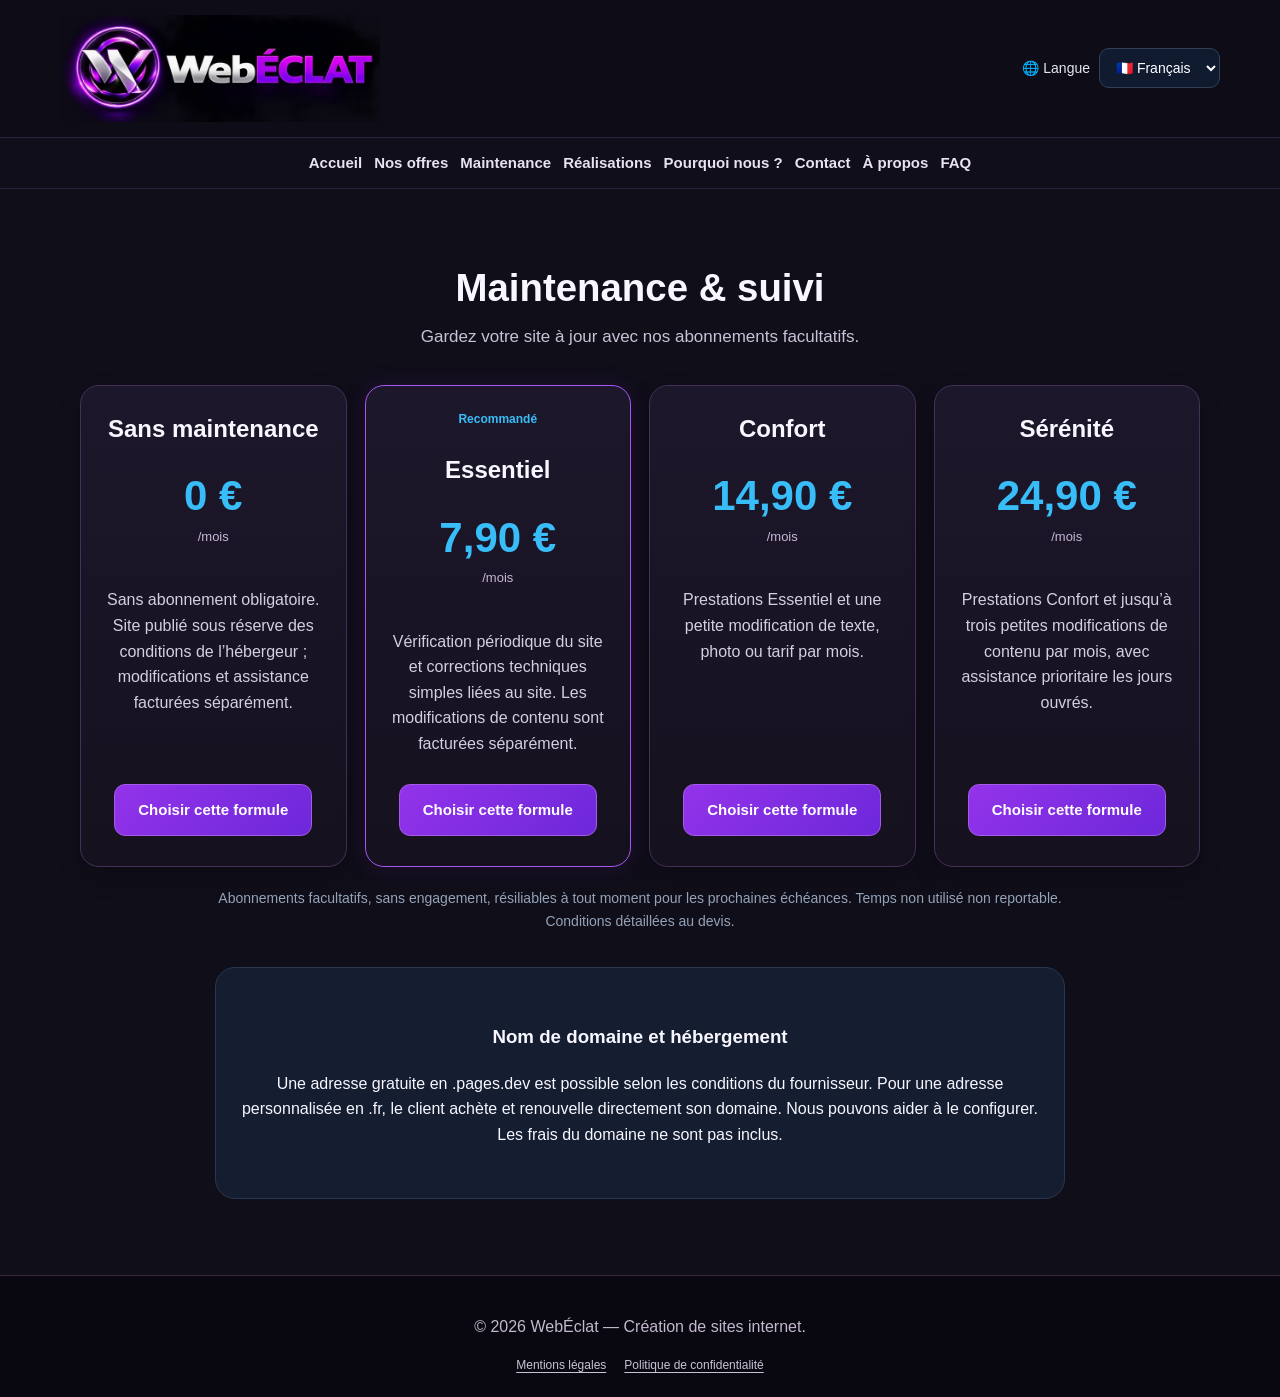
<file: maintenance.html>
<!DOCTYPE html><html lang="fr"><head>
<meta charset="utf-8"/>
<meta content="width=device-width, initial-scale=1.0" name="viewport"/>
<meta content="WebÉclat crée des sites internet modernes et professionnels pour les artisans, commerçants et indépendants." name="description"/>
<title>WebÉclat | Création de sites internet</title>
<link href="style.css" rel="stylesheet"/>
<style>
    /* MENU SMARTPHONE */
    .site-navigation {
      position: relative;
      z-index: 10;
    }

    .menu-toggle {
      display: none;
    }

    .nav-links {
      display: flex;
      justify-content: center;
      align-items: center;
      flex-wrap: wrap;
      gap: 12px;
    }

    /* REALISATION */
    .portfolio-card {
      max-width: 850px;
      margin: 35px auto 0;
      padding: 25px;
      background: #151d30;
      border: 1px solid #293850;
      border-radius: 20px;
      text-align: center;
      overflow: hidden;
    }

    .portfolio-image {
      display: block;
      width: 100%;
      height: auto;
      max-height: 480px;
      object-fit: contain;
      background: #0b1020;
      border-radius: 12px;
    }

    .portfolio-card h3 {
      color: #38bdf8;
      font-size: 28px;
    }

    .contact-box {
      max-width: 650px;
      margin: 35px auto 0;
      padding: 35px 25px;
      background: #151d30;
      border: 1px solid #293850;
      border-radius: 20px;
      text-align: center;
    }

    .contact-email {
      display: inline-block;
      margin: 15px 0;
      color: #38bdf8;
      font-weight: bold;
      overflow-wrap: anywhere;
    }

    .note {
      max-width: 850px;
      margin: 20px auto;
      color: #94a3b8;
      font-size: 14px;
    }

    @media (max-width: 768px) {
      .site-navigation {
        display: block;
        padding: 0;
      }

      .menu-toggle {
        display: flex;
        align-items: center;
        justify-content: center;
        gap: 10px;
        width: 100%;
        padding: 16px;
        border: 0;
        background: #101b30;
        color: #ffffff;
        font-size: 17px;
        font-weight: 700;
        cursor: pointer;
      }

      .nav-links {
        display: none;
        flex-direction: column;
        align-items: stretch;
        gap: 0;
        padding: 0;
        background: #101b30;
      }

      .nav-links.open {
        display: flex;
      }

      .nav-links a {
        display: block;
        padding: 16px 20px;
        text-align: center;
        border-top: 1px solid #293850;
      }

      .cards {
        display: flex;
        flex-direction: column;
        align-items: stretch;
      }

      .card {
        width: 100%;
        max-width: 100%;
      }

      .portfolio-card {
        padding: 15px;
      }

      .contact-box {
        padding: 25px 18px;
      }
    }
  </style>
<style>
header{display:flex;align-items:center;justify-content:space-between;gap:16px;flex-wrap:wrap}
.language-wrap{display:flex;align-items:center;gap:9px;color:#e2e8f0;font-size:14px}
.language-wrap select{background:#101b30;color:#fff;border:1px solid #334155;border-radius:10px;padding:10px 12px;font-size:14px;cursor:pointer}
#maintenance .card{display:flex;flex-direction:column;gap:12px}
#maintenance .card .btn{margin-top:auto}
#maintenance .price small{font-size:15px;font-weight:500}
#maintenance .annual{color:#38bdf8;font-weight:700;margin-top:-10px}
#maintenance .popular{font-weight:700;color:#38bdf8;font-size:13px}
#maintenance .card p{line-height:1.6}
@media(max-width:768px){header{justify-content:center;text-align:center}.language-wrap{width:100%;justify-content:center}}
</style><style>
/* ACCÈS RAPIDE AUX PRIX, VISIBLE DÈS L'ACCUEIL */
.quick-prices{display:grid;grid-template-columns:repeat(2,minmax(0,1fr));gap:12px;max-width:660px;margin:24px auto}
.quick-price{position:relative;display:flex;flex-direction:column;align-items:center;justify-content:center;gap:4px;padding:15px 20px;border:1px solid #38bdf8;border-radius:14px;background:#15243b;color:#fff;text-decoration:none;line-height:1.35}
.quick-price strong{color:#38bdf8;font-size:19px}
.quick-price small{font-size:12px;margin-left:3px}
.quick-arrow{position:absolute;right:12px;top:10px;color:#38bdf8}
#services,#maintenance{scroll-margin-top:10px}
@media(max-width:768px){
  header{padding:10px 12px!important;gap:6px!important}
  .logo{font-size:22px!important}
  .language-wrap{margin:0!important}
  .language-wrap select{padding:7px!important}
  .menu-toggle{padding:10px!important}
  .hero{padding:26px 14px 30px!important}
  .hero h1{font-size:clamp(25px,6vw,32px)!important;line-height:1.2!important;margin:0 auto 12px!important}
  .hero p{font-size:14px!important;line-height:1.45!important;margin:0 auto 12px!important}
  .quick-prices{gap:8px;margin:12px auto!important}
  .quick-price{padding:12px 8px!important;font-size:12px!important;min-height:74px}
  .quick-price strong{font-size:15px!important}
  .quick-arrow{right:5px;top:4px}
  .hero>.btn{padding:10px 12px!important;margin:5px!important;font-size:13px!important}
  .section{padding:36px 14px!important}
  .section h2{margin-bottom:12px!important}
  .cards{gap:12px!important;margin:18px auto!important}
  .card{padding:20px!important}
  .card ul{margin:12px 0!important}
  .card li{margin:4px 0!important}
}
@media(max-width:370px){.quick-price strong{font-size:13px!important}}
</style><style>
/* Version mobile compacte : préserve le fond et les couleurs de style.css */
.hero-short{display:none}
@media(max-width:768px){
  header{display:flex!important;flex-direction:row!important;flex-wrap:nowrap!important;justify-content:space-between!important;align-items:center!important;gap:8px!important;padding:9px 12px!important;min-height:0!important}
  header .logo{font-size:clamp(18px,4.5vw,23px)!important;white-space:nowrap!important;line-height:1.1!important;margin:0!important}
  .language-wrap{width:auto!important;flex:0 0 auto!important;margin:0!important;gap:0!important}
  .language-wrap label{display:none!important}
  .language-wrap select{max-width:145px!important;width:145px!important;padding:7px 5px!important;font-size:12px!important;border-radius:9px!important}
  .site-navigation{padding:0!important}
  .menu-toggle{padding:9px!important;font-size:14px!important;line-height:1.3!important}
  .hero{min-height:0!important;height:auto!important;padding:30px 13px 26px!important;display:block!important}
  .hero h1{font-size:clamp(24px,6vw,31px)!important;line-height:1.16!important;margin:0 auto 12px!important;max-width:600px!important}
  .hero .hero-long{display:none!important}
  .hero .hero-short{display:block!important;font-size:14px!important;line-height:1.4!important;max-width:550px!important;margin:0 auto 14px!important}
  .quick-prices{display:grid!important;grid-template-columns:repeat(2,minmax(0,1fr))!important;gap:8px!important;margin:14px auto 12px!important;max-width:540px!important}
  .quick-price{min-height:70px!important;padding:12px 5px!important;font-size:12px!important;gap:4px!important}
  .quick-price strong{font-size:clamp(12px,3.5vw,16px)!important;white-space:nowrap!important}
  .quick-price small{font-size:10px!important}
  .quick-arrow{top:2px!important;right:4px!important}
  .hero>a.btn{display:inline-block!important;max-width:none!important;width:auto!important;padding:10px 12px!important;margin:4px 3px!important;font-size:13px!important;line-height:1.25!important}
  .section{padding:35px 14px!important}
  .section h2{font-size:26px!important}
  .cards{gap:12px!important;margin:18px auto!important}
  .card{padding:20px!important}
}
@media(max-width:370px){header .logo{font-size:17px!important}.language-wrap select{width:125px!important}.quick-price strong{font-size:12px!important}}
</style><style>
@media(max-width:768px){
 #services,#maintenance{padding:24px 14px!important}
 #services h2,#maintenance h2{font-size:25px!important;line-height:1.2!important;margin:0 0 7px!important}
 #services .intro,#maintenance .intro{font-size:14px!important;line-height:1.4!important;margin:0 auto 12px!important}
 #services .cards,#maintenance .cards{margin:10px auto!important;gap:10px!important}
 #services .card,#maintenance .card{padding:16px!important;border-radius:15px!important;gap:5px!important}
 #services .card h3,#maintenance .card h3{font-size:20px!important;margin:0 0 2px!important}
 #services .card .price,#maintenance .card .price{font-size:29px!important;margin:0 0 5px!important}
 #services .card ul{margin:5px 0 12px!important;padding-left:19px!important}
 #services .card li{font-size:14px!important;margin:2px 0!important;line-height:1.45!important}
 #services .card .btn,#maintenance .card .btn{padding:10px 12px!important;margin:8px 0 0!important;font-size:14px!important}
 #maintenance .card p{font-size:14px!important;margin:4px 0!important}
 #services .note,#maintenance .note{font-size:12px!important;margin:12px auto!important}
}
.quote-form{display:grid;gap:13px;text-align:left;max-width:650px;margin:20px auto}
.quote-form label{font-weight:600;font-size:14px}
.quote-form input.quote-form select.quote-form textarea{width:100%;margin-top:5px;padding:12px 14px;border:1px solid #40506b;background:#0b1427;color:#fff;border-radius:10px;font:inherit}
.quote-form textarea{min-height:110px;resize:vertical}
.quote-form .btn{cursor:pointer;width:100%;margin:5px 0}
.quote-form .form-consent{display:flex;align-items:flex-start;gap:9px;font-weight:400;line-height:1.4}
.quote-form .form-consent input{width:auto;margin:4px 0 0}
.form-privacy{font-size:12px;color:#b6c5da}
</style><style>
/* Offres compactes sur mobile, même si style.css définit des espacements */
@media(max-width:768px){
  section#services,section#maintenance{padding:19px 12px!important}
  section#services>h2,section#maintenance>h2{font-size:23px!important;line-height:1.18!important;margin:0 0 6px!important;padding:0!important}
  section#services>p.intro,section#maintenance>p.intro{font-size:13px!important;line-height:1.35!important;margin:0 auto 11px!important;padding:0!important}
  section#services .cards,section#maintenance .cards{gap:10px!important;margin:10px auto!important}
  section#services article.card,section#maintenance article.card{padding:13px 14px!important;min-height:0!important}
  section#services article.card h3,section#maintenance article.card h3{font-size:19px!important;line-height:1.2!important;margin:0 0 4px!important;padding:0!important}
  section#services article.card .price,section#maintenance article.card .price{font-size:28px!important;line-height:1.15!important;margin:0 0 8px!important;padding:0!important}
  section#services article.card ul,section#maintenance article.card ul{margin:5px 0 9px!important;padding:0!important;list-style:none!important}
  section#services article.card ul li,section#maintenance article.card ul li{font-size:14px!important;line-height:1.3!important;margin:0!important;padding:7px 3px!important;min-height:0!important}
  section#services article.card a.btn,section#maintenance article.card a.btn{padding:10px!important;margin:8px 0 0!important}
}
#quote-success{display:none;max-width:650px;margin:14px auto;padding:15px;border:1px solid #8c45ff;border-radius:12px;background:#221631;color:#fff;text-align:center}
#quote-success:target{display:block}
</style><style>
/* Optimisation mobile 2026 : aucune modification de l'affichage ordinateur */
@media (max-width:768px) {
  header {padding:9px 12px!important;gap:7px!important;min-height:60px!important;}
  header .logo {font-size:clamp(17px,4.3vw,22px)!important;letter-spacing:-.5px!important;}
  header .language-wrap {margin-left:auto!important;min-width:0!important;}
  header .language-wrap select {width:clamp(105px,28vw,138px)!important;max-width:138px!important;font-size:12px!important;padding:8px 3px!important;}
  header .menu-toggle {display:flex!important;flex:0 0 39px!important;width:39px!important;height:39px!important;min-width:39px!important;padding:0!important;border:1px solid #34415d!important;border-radius:10px!important;background:#142137!important;font-size:21px!important;align-items:center!important;justify-content:center!important;line-height:1!important;}
  .site-navigation {min-height:0!important;border:0!important;}
  .site-navigation .nav-links {position:relative!important;z-index:15!important;}
  .site-navigation .nav-links a {padding:12px 16px!important;font-size:14px!important;}
  .hero {padding:21px 12px 22px!important;}
  .hero h1 {font-size:clamp(22px,5.45vw,28px)!important;line-height:1.15!important;margin:0 auto 9px!important;max-width:540px!important;letter-spacing:-.45px!important;}
  .hero .hero-short {font-size:13px!important;line-height:1.35!important;margin:0 auto 10px!important;}
  .quick-prices {gap:7px!important;margin:10px auto 9px!important;}
  .quick-price {min-height:60px!important;padding:9px 5px!important;border-radius:12px!important;gap:3px!important;}
  .quick-price strong {font-size:clamp(11px,3.4vw,15px)!important;}
  .quick-price small {font-size:9px!important;}
  .hero>a.btn {padding:9px 10px!important;margin:3px 2px!important;font-size:12px!important;border-radius:11px!important;}
  section#services,section#maintenance {padding:18px 12px!important;}
  section#services>h2,section#maintenance>h2 {font-size:22px!important;margin:0 0 5px!important;}
  section#services>p.intro,section#maintenance>p.intro {font-size:12.5px!important;margin:0 auto 9px!important;}
  section#services article.card,section#maintenance article.card {padding:12px!important;}
  section#services article.card h3,section#maintenance article.card h3 {font-size:18px!important;}
  section#services article.card .price,section#maintenance article.card .price {font-size:27px!important;margin-bottom:5px!important;}
  section#services article.card ul li,section#maintenance article.card ul li {padding:6px 3px!important;font-size:13.5px!important;}
}
@media(max-width:360px){header{padding:8px!important;gap:5px!important}header .logo{font-size:16px!important}header .language-wrap select{width:103px!important}header .menu-toggle{flex-basis:36px!important;width:36px!important;min-width:36px!important}}
</style><style>
/* Finitions de la version mobile : bureau inchangé */
@media (max-width: 768px) {
  #services .card ul {list-style:none!important;padding:0!important;margin:9px 0 12px!important;}
  #services .card ul li {position:static!important;text-align:center!important;padding:7px 8px!important;line-height:1.45!important;}
  #services .card ul li::before {content:none!important;display:none!important;}
  #services .card .btn,#maintenance .card .btn {min-height:44px;display:inline-flex;align-items:center;justify-content:center;}
  #services .card h3,#maintenance .card h3 {line-height:1.22!important;}
  #maintenance .card p {line-height:1.5!important;}
  #realisations .portfolio-image {max-width:100%;height:auto;object-fit:cover;}
  .quote-form input.quote-form select.quote-form textarea {font-size:16px!important;min-height:44px;}
  .quote-form button {min-height:48px;}
  html {scroll-padding-top:12px;}
}
@media (max-width:360px) {
  .hero>a.btn {font-size:11px!important;padding:10px 7px!important;}
}
</style><style>/* Finitions WebÉclat : confort, lisibilité et conversion */
:root{color-scheme:dark}
button,select,input,textarea{font-family:inherit}
a:focus-visible,button:focus-visible,select:focus-visible,input:focus-visible,textarea:focus-visible{outline:3px solid #d8b4fe;outline-offset:3px}
.btn.quick-price.menu-toggle{touch-action:manipulation}
.card.portfolio-card.contact-box{overflow-wrap:anywhere}
.quote-form input:focus.quote-form select:focus.quote-form textarea:focus{border-color:#a855f7;box-shadow:0 0 0 3px rgba(168,85,247.16)}
@media(max-width:768px){
  .hero{padding-bottom:24px!important}
  .hero h1{max-width:28ch!important}
  .hero>a.btn{min-height:43px!important;display:inline-flex!important;align-items:center;justify-content:center}
  section#services article.card,section#maintenance article.card{border-radius:16px!important}
  section#services article.card ul li{font-size:14px!important;line-height:1.45!important}
  section#services article.card .btn,section#maintenance article.card .btn{width:100%;margin-left:0!important;margin-right:0!important}
  #avantages .card{padding:17px!important}
  #avantages .card h3{font-size:19px!important;margin-bottom:6px!important}
  #avantages .card p{font-size:14px!important;line-height:1.5!important;margin:0!important}
  #realisations .portfolio-card{margin-top:15px!important}
  #realisations .portfolio-card h3{font-size:22px!important;margin:12px 0 6px!important}
  #contact .quote-form-wrap{max-width:650px;margin:auto}
  #contact .quote-form{gap:11px}
  #contact .contact-box{margin-top:22px}
  .section .intro{font-size:14px!important;line-height:1.45!important}
}
@media(prefers-reduced-motion:reduce){html{scroll-behavior:auto!important}*,*::before,*::after{animation-duration:.01ms!important;transition-duration:.01ms!important}}
</style><meta content="#09090f" name="theme-color"/><style>
/* Choix du mode de demande de devis */
.quote-choice[hidden]{display:none!important}
.quote-choice{position:fixed;inset:0;z-index:1000;display:flex;align-items:center;justify-content:center;padding:18px;background:rgba(0,0,0.78)}
.quote-choice-panel{position:relative;width:min(100%,440px);max-height:90vh;overflow:auto;padding:26px 20px;background:#171525;border:1px solid #8d48ec;border-radius:18px;color:#fff;text-align:center;box-shadow:0 20px 70px #0009}
.quote-choice-panel h2{font-size:23px;line-height:1.25;margin:8px 26px 12px}
.quote-choice-panel p{color:#d8d4e5;line-height:1.5;margin:0 0 18px}
.quote-choice-panel .btn{display:block;width:100%;margin:10px 0;padding:13px 12px;font-size:15px;min-height:48px}
.quote-choice-panel .quote-secondary{background:#242138;border-color:#796397}
.quote-choice-close{position:absolute;right:10px;top:8px;width:38px;height:38px;border:0;border-radius:10px;background:transparent;color:#fff;font-size:27px;cursor:pointer}
@media(max-width:380px){.quote-choice-panel{padding:22px 15px}.quote-choice-panel h2{font-size:20px}}
</style>
<style id="webeclat-mobile-pro">
/* Finitions smartphone WebÉCLAT : affichage 320–768 px */
@media (max-width: 768px) {
  html, body { width: 100%; overflow-x: clip; }
  body { -webkit-text-size-adjust: 100%; }
  header {
    display:flex!important; align-items:center!important; justify-content:space-between!important;
    flex-wrap:nowrap!important; gap:6px!important; min-height:72px!important;
    padding:9px 10px!important; text-align:left!important;
  }
  header .logo { display:flex!important; flex:1 1 auto!important; min-width:0!important; align-items:center!important; }
  header .logo .brand-full-logo {
    display:block!important; width:100%!important; max-width:225px!important;
    height:auto!important; object-fit:contain!important; mix-blend-mode:screen!important;
  }
  header .language-wrap { width:auto!important; flex:0 0 auto!important; margin:0!important; }
  header .language-wrap label { display:none!important; }
  header .language-wrap select {
    width:96px!important; max-width:96px!important; min-height:42px!important;
    font-size:12px!important; padding:6px 4px!important; border-radius:10px!important;
  }
  header .menu-toggle {
    display:flex!important; flex:0 0 42px!important; width:42px!important; min-width:42px!important;
    height:42px!important; padding:0!important; font-size:22px!important;
    align-items:center!important; justify-content:center!important;
  }
  .site-navigation { padding:0!important; }
  .site-navigation .nav-links a { min-height:44px!important; display:flex!important; align-items:center!important; }
  section.hero {
    padding:25px 15px 27px!important; min-height:0!important;
    background-position:center!important;
  }
  section.hero h1 {
    font-size:clamp(24px,6.2vw,30px)!important; line-height:1.16!important;
    max-width:22ch!important; letter-spacing:-.5px!important; margin:0 auto 11px!important;
    text-wrap:balance;
  }
  section.hero .hero-short {
    display:block!important; max-width:36ch!important; margin:0 auto 13px!important;
    font-size:clamp(14px,3.65vw,16px)!important; line-height:1.48!important;
  }
  section.hero .quick-prices {
    width:100%!important; max-width:520px!important; gap:9px!important;
    margin:12px auto 13px!important;
    grid-template-columns:repeat(2,minmax(0,1fr))!important;
  }
  section.hero .quick-price {
    min-height:76px!important; padding:12px 7px!important; border-radius:15px!important;
  }
  section.hero .quick-price strong { font-size:clamp(12px,3.6vw,17px)!important; }
  section.hero .quick-price small { font-size:10px!important; }
  section.hero>a.btn {
    display:inline-flex!important; align-items:center!important; justify-content:center!important;
    min-height:48px!important; padding:12px 14px!important; margin:3px 3px!important;
    font-size:clamp(12px,3.5vw,15px)!important; border-radius:13px!important;
  }
  section#services, section#maintenance, section#realisations, section#avantages, section#contact {
    padding:42px 16px!important;
  }
  section#services>h2, section#maintenance>h2 {
    font-size:clamp(25px,6.2vw,30px)!important; line-height:1.2!important; margin-bottom:12px!important;
  }
  section#services>p.intro, section#maintenance>p.intro {
    font-size:15px!important; line-height:1.5!important; margin:0 auto 24px!important;
  }
  section#services .cards, section#maintenance .cards {
    grid-template-columns:1fr!important; gap:18px!important; margin:20px auto 0!important;
  }
  section#services article.card, section#maintenance article.card {
    padding:25px 20px!important; border-radius:22px!important;
  }
  section#services article.card h3, section#maintenance article.card h3 {
    font-size:23px!important; margin:0 0 12px!important;
  }
  section#services article.card .price, section#maintenance article.card .price {
    font-size:38px!important; margin-bottom:16px!important;
  }
  section#services article.card ul li, section#maintenance article.card ul li {
    padding:12px 7px!important; font-size:15px!important; line-height:1.45!important;
  }
  section#services article.card .btn, section#maintenance article.card .btn {
    min-height:52px!important; font-size:16px!important; border-radius:14px!important;
  }
  .quote-form input.quote-form select.quote-form textarea { font-size:16px!important; }
}
@media (max-width: 370px) {
  header { gap:4px!important; padding:8px 7px!important; }
  header .logo .brand-full-logo { max-width:185px!important; }
  header .language-wrap select { width:87px!important; max-width:87px!important; font-size:11px!important; }
  header .menu-toggle { flex-basis:39px!important; width:39px!important; min-width:39px!important; }
  section.hero { padding-left:10px!important; padding-right:10px!important; }
  section.hero .quick-price { padding:12px 4px!important; }
}
</style>
<style id="webeclat-mobile-final-2026">
/* Ajustements finaux pour smartphone uniquement ; design ordinateur inchangé. */
@media (max-width: 768px) {
  section.hero .quick-prices {
    display: grid !important;
    grid-template-columns: minmax(0, 1fr) !important;
    width: 100% !important;
    max-width: 410px !important;
    gap: 10px !important;
    margin: 16px auto !important;
  }
  section.hero .quick-price {
    width: 100% !important;
    min-height: 76px !important;
    padding: 12px 26px !important;
  }
  section.hero .quick-price strong {
    display: block !important;
    max-width: 100% !important;
    white-space: normal !important;
    overflow-wrap: anywhere !important;
    font-size: clamp(15px, 4.2vw, 19px) !important;
    line-height: 1.4 !important;
  }
  section.hero .quick-price small {
    font-size: 11px !important;
    white-space: nowrap !important;
  }
  section.hero .quick-arrow { right: 12px !important; top: 10px !important; }
  section.hero h1 { max-width: 26ch !important; }
  section.hero>a.btn { min-height: 46px !important; }
  section#services article.card .price,
  section#maintenance article.card .price { font-size: 36px !important; }
}
</style>
<style id="webeclat-mobile-carousel-2026">
/* Ajustements mobiles uniquement : accueil pleine hauteur et cartes à glisser. */
@media (max-width: 768px) {
  section.hero {
    min-height: calc(100svh - 72px) !important;
    height: auto !important;
    display: flex !important;
    flex-direction: column !important;
    align-items: center !important;
    justify-content: center !important;
    padding: 20px 14px 26px !important;
  }
  section.hero h1 { font-size: clamp(23px, 5.7vw, 30px) !important; }
  section.hero .quick-prices {
    display: grid !important;
    grid-template-columns: minmax(0, 1fr) !important;
    width: 100% !important;
    max-width: 410px !important;
    gap: 9px !important;
    margin: 12px auto !important;
  }
  section.hero .quick-price { min-height: 67px !important; padding: 10px 20px !important; }
  section.hero .quick-price strong {
    white-space: normal !important;
    overflow-wrap: normal !important;
    word-break: normal !important;
    font-size: clamp(14px, 3.8vw, 18px) !important;
  }
  section.hero .quick-price small { white-space: nowrap !important; }
  section.hero > a.btn { min-height: 44px !important; }
  /* Les cartes restent côte à côte sur ordinateur ; glissement natif sur téléphone. */
  section#services .cards,
  section#maintenance .cards {
    display: flex !important;
    flex-direction: row !important;
    flex-wrap: nowrap !important;
    align-items: stretch !important;
    justify-content: flex-start !important;
    gap: 14px !important;
    width: calc(100% + 16px) !important;
    max-width: none !important;
    margin: 15px -8px 0 !important;
    padding: 3px 8px 18px !important;
    overflow-x: auto !important;
    overflow-y: hidden !important;
    scroll-snap-type: x mandatory;
    scroll-padding-inline: 8px;
    -webkit-overflow-scrolling: touch;
    overscroll-behavior-x: contain;
    scrollbar-width: thin;
  }
  section#services .cards > article.card,
  section#maintenance .cards > article.card {
    flex: 0 0 min(82vw, 340px) !important;
    width: min(82vw, 340px) !important;
    min-width: min(82vw, 340px) !important;
    max-width: min(82vw, 340px) !important;
    box-sizing: border-box !important;
    scroll-snap-align: start;
    padding: 20px 17px !important;
  }
  section#services .card .price,
  section#maintenance .card .price { font-size: 33px !important; }
  section#services, section#maintenance { overflow: hidden; }
  section#services > p.intro::after,
  section#maintenance > p.intro::after {
    content: "  ← Faites glisser les offres →";
    display: block;
    color: #c084fc;
    font-size: 12px;
    font-weight: 700;
    margin-top: 8px;
  }
  section#realisations .portfolio-card { padding: 15px !important; }
}
@media (max-width: 370px) {
  section.hero { padding: 13px 10px 18px !important; }
  section.hero .quick-price { min-height: 62px !important; }
  section.hero .quick-price strong { font-size: 13px !important; }
}
@media (prefers-reduced-motion: reduce) {
  section#services .cards, section#maintenance .cards { scroll-behavior: auto !important; }
}
</style>
<style id="webeclat-mobile-finitions-2026">
/* Finitions mobiles : accueil resserré, boutons sur une ligne et cartes plus courtes. */
@media (max-width: 768px) {
  section.hero {
    min-height: 0 !important;
    height: auto !important;
    display: block !important;
    padding: 28px 12px 24px !important;
    text-align: center !important;
  }
  section.hero h1 { margin: 0 auto 12px !important; }
  section.hero .hero-short { margin: 0 auto 13px !important; }
  section.hero .quick-prices { margin: 13px auto 14px !important; gap: 9px !important; }
  section.hero > a.btn {
    display: inline-flex !important;
    width: calc(50% - 12px) !important;
    max-width: 210px !important;
    min-height: 46px !important;
    padding: 9px 6px !important;
    margin: 3px 3px !important;
    font-size: clamp(11px, 3.2vw, 14px) !important;
    line-height: 1.2 !important;
    vertical-align: middle !important;
    white-space: normal !important;
    box-sizing: border-box !important;
  }
  section#services, section#maintenance { padding: 29px 13px !important; }
  section#services > p.intro, section#maintenance > p.intro { margin-bottom: 12px !important; }
  section#services .cards, section#maintenance .cards { margin-top: 10px !important; padding-bottom: 12px !important; }
  section#services .cards > article.card, section#maintenance .cards > article.card {
    padding: 17px 14px !important;
    gap: 6px !important;
  }
  section#services article.card h3, section#maintenance article.card h3 { margin-bottom: 5px !important; font-size: 21px !important; }
  section#services article.card .price, section#maintenance article.card .price { font-size: 31px !important; margin-bottom: 7px !important; }
  section#services article.card ul { margin: 5px 0 9px !important; }
  section#services article.card ul li { padding: 6px 3px !important; line-height: 1.35 !important; }
  section#services article.card a.btn, section#maintenance article.card a.btn { min-height: 45px !important; margin-top: 8px !important; font-size: 14px !important; }
  section#services > p.note, section#maintenance > p.note { margin: 10px auto !important; font-size: 12px !important; line-height: 1.45 !important; }
}
@media (max-width: 360px) {
  section.hero > a.btn { font-size: 11px !important; padding: 9px 4px !important; }
}
</style>
<style id="webeclat-hero-viewport-fix-2026">
/* Correctif final : placé après les anciens styles intégrés pour éviter les conflits. */
@media (max-width: 768px) {
  section.hero#accueil {
    box-sizing: border-box !important;
    min-height: calc(100vh - 72px) !important;
    min-height: calc(100svh - 72px) !important;
    height: auto !important;
    display: grid !important;
    grid-template-columns: repeat(2, minmax(0, 1fr)) !important;
    align-content: center !important;
    justify-items: stretch !important;
    column-gap: 6px !important;
    row-gap: 0 !important;
    padding: 24px 14px 30px !important;
  }
  section.hero#accueil > h1,
  section.hero#accueil > p,
  section.hero#accueil > .quick-prices {
    grid-column: 1 / -1 !important;
  }
  section.hero#accueil > a.btn {
    display: inline-flex !important;
    width: 100% !important;
    max-width: none !important;
    min-width: 0 !important;
    margin: 3px 0 !important;
    padding: 10px 5px !important;
    white-space: normal !important;
    text-align: center !important;
  }
}
</style>
<style id="webeclat-hero-balance-2026">
/* Équilibre vertical sur les téléphones assez hauts : remonte la limite basse visuelle
   en décalant doucement le contenu, sans toucher aux cartes ni au bureau. */
@media (max-width: 768px) and (min-height: 700px) {
  section.hero#accueil > h1,
  section.hero#accueil > p,
  section.hero#accueil > .quick-prices,
  section.hero#accueil > a.btn {
    position: relative !important;
    top: clamp(16px, 4.5svh, 42px) !important;
  }
}
</style>
<style id="webeclat-promo-2026">
/* Promotion discrète, cohérente avec les couleurs existantes. */
.promo-offer{max-width:850px;margin:20px auto 25px;padding:16px 20px;border:1px solid rgba(192,132,252.55);border-radius:16px;background:rgba(168,85,247.09);text-align:center}
.promo-offer strong{color:#d8b4fe;font-size:18px}
.promo-offer p{margin:6px 0;color:#f8f7ff;line-height:1.5}
.promo-offer small{display:block;color:#c9c2d7;font-size:12px;line-height:1.5}
@media(max-width:768px){.promo-offer{margin:13px auto 16px;padding:13px 12px}.promo-offer strong{font-size:16px}.promo-offer p{font-size:13px}.promo-offer small{font-size:11px}}
</style>
<style id="webeclat-faq-style">
#faq{padding-top:48px;padding-bottom:48px}
.faq-list{max-width:850px;margin:25px auto 0;display:grid;gap:12px}
.faq-list details{background:#1b1528;border:1px solid #50335f;border-radius:14px;overflow:hidden}
.faq-list summary{list-style:none;cursor:pointer;padding:19px 22px;font-weight:700;font-size:17px;display:flex;align-items:center;justify-content:space-between;gap:14px}
.faq-list summary::-webkit-details-marker{display:none}
.faq-list summary::after{content:'+';color:#c084fc;font-size:25px;line-height:1;flex:none}
.faq-list details[open] summary::after{content:'−'}
.faq-list details p{margin:0;padding:0 22px 20px;color:#d8d0e3;line-height:1.65}
@media(max-width:768px){#faq{padding:35px 16px!important}.faq-list summary{padding:16px;font-size:15px}.faq-list details p{padding:0 16px 16px;font-size:14px}}
</style>
<style id="multi-page-layout">
/* Pages courtes et navigation claire */
.page-intro{padding:64px 20px 22px;text-align:center;max-width:950px;margin:auto}
.page-intro h1{font-size:clamp(30px,5vw,49px);line-height:1.15;margin:0 0 14px}
.page-intro p{color:#c9c2d7;font-size:17px;line-height:1.6}
.page-shortcuts{display:grid;grid-template-columns:repeat(3,minmax(0,1fr));gap:16px;max-width:1040px;margin:20px auto 55px;padding:0 18px}
.page-shortcuts a{background:#1b1830;border:1px solid #403052;border-radius:18px;padding:22px;text-decoration:none;color:#f8f7ff;display:flex;flex-direction:column;gap:10px;transition:transform .15s,border-color .15s}
.page-shortcuts a:hover{transform:translateY(-3px);border-color:#a855f7}
.page-shortcuts strong{color:#d8b4fe;font-size:19px}
.page-shortcuts span{color:#c9c2d7;font-size:14px;line-height:1.5}
.about-card{max-width:850px;margin:24px auto;background:#1b1830;border:1px solid #403052;border-radius:18px;padding:28px;text-align:left;line-height:1.7}
.about-card h2{color:#d8b4fe;margin-top:0}
.site-navigation .nav-links a[aria-current="page"]{color:#d8b4fe;text-decoration:underline;text-underline-offset:6px}
@media(max-width:768px){.page-intro{padding:36px 16px 12px}.page-intro h1{font-size:29px}.page-intro p{font-size:15px}.page-shortcuts{grid-template-columns:repeat(2,minmax(0,1fr));gap:10px;margin:16px auto 28px;padding:0 12px}.page-shortcuts a{padding:17px 12px}.page-shortcuts strong{font-size:15px}.page-shortcuts span{font-size:12px}.about-card{margin:15px 12px;padding:20px}.section{padding:32px 14px!important}section.hero#accueil{min-height:0!important;display:block!important;padding:35px 14px 26px!important}section.hero#accueil>.quick-prices{grid-template-columns:repeat(2,minmax(0,1fr))!important;max-width:520px!important}section.hero#accueil>.quick-prices .quick-price{min-height:75px!important;padding:10px 5px!important}section.hero#accueil>.quick-prices .quick-price strong{font-size:clamp(11px,3.2vw,15px)!important}section.hero#accueil > h1,section.hero#accueil > p,section.hero#accueil > .quick-prices,section.hero#accueil > a.btn{position:static!important;top:auto!important}}
</style><style id="webeclat-prix-cyan-2026">
/* Accent cyan réservé aux prix, sans toucher aux boutons ni aux carrousels. */
#services .card .price, #maintenance .card .price {color:#38bdf8!important;}
#maintenance .card .price small {color:#38bdf8!important;}
.promo-offer .promo-discount {color:#38bdf8!important;}
</style>

<style id="webeclat-maintenance-mobile-refinement">
@media (max-width: 768px) {
  #maintenance { padding-top: 30px !important; }
  #maintenance > h2 { font-size: clamp(25px, 6.5vw, 30px) !important; line-height: 1.2 !important; margin-bottom: 12px !important; }
  #maintenance > p.intro { font-size: 15px !important; line-height: 1.5 !important; max-width: 34ch; margin: 0 auto 14px !important; }
  #maintenance .cards > article.card { padding: 22px 17px !important; }
  #maintenance article.card h3 { font-size: 22px !important; line-height: 1.3 !important; }
  #maintenance article.card .price { font-size: 34px !important; line-height: 1.2 !important; }
  #maintenance article.card p { font-size: 15px !important; line-height: 1.55 !important; }
  #maintenance article.card a.btn { min-height: 48px !important; font-size: 15px !important; }
  #maintenance > p.note { font-size: 13px !important; line-height: 1.5 !important; }
}
</style>
<style id="webeclat-responsive-final-2026">
/* Desktop: readable promotion and correctly-sized recommendation badges. */
@media(min-width:769px){
 #services .promo-offer{background:#40205e!important;border:1px solid #9f63d5!important;max-width:850px!important;padding:20px 24px!important}
 #services .promo-offer strong{color:#fff!important;font-size:21px!important;line-height:1.35!important}
 #services .promo-offer p{font-size:15px!important;color:#fff!important}
 #services .promo-offer small{font-size:13px!important;color:#e7d9f2!important}
 #services .cards,#maintenance .cards{gap:18px!important;align-items:stretch!important}
 #services .card,#maintenance .card{padding:24px 19px!important;display:flex!important;flex-direction:column!important;align-items:center!important}
 #services .card .btn,#maintenance .card .btn{margin-top:auto!important}
 #services .recommended-badge{display:inline-flex!important;align-items:center!important;justify-content:center!important;width:auto!important;min-width:0!important;max-width:100%!important;height:auto!important;padding:7px 14px!important;border-radius:999px!important;background:#15344b!important;border:1px solid #38bdf8!important;color:#a5e6ff!important;font-size:12px!important;font-weight:700!important;line-height:1.3!important;white-space:normal!important;align-self:center!important;margin:0 auto 12px!important}
 #maintenance .popular{display:inline-block!important;width:auto!important;height:auto!important;background:transparent!important;color:#38bdf8!important;font-size:12px!important;padding:0!important;margin-bottom:10px!important}
 #maintenance .price small{display:block!important;font-size:12px!important;margin-top:4px!important}
}
/* Mobile: one centered swipeable card; arrows and dots below. */
@media(max-width:768px){
 #services .cards,#maintenance .cards{display:flex!important;flex-wrap:nowrap!important;overflow-x:auto!important;overflow-y:hidden!important;scroll-snap-type:x mandatory!important;scroll-padding-inline:6vw!important;gap:12px!important;max-width:100%!important;width:100%!important;padding:4px 6vw 12px!important;margin:12px auto 0!important;overscroll-behavior-x:contain!important;scrollbar-width:none!important;grid-template-columns:none!important;-webkit-overflow-scrolling:touch!important}
 #services .cards::-webkit-scrollbar,#maintenance .cards::-webkit-scrollbar{display:none!important}
 #services .cards>.card,#maintenance .cards>.card{box-sizing:border-box!important;flex:0 0 88%!important;width:88%!important;min-width:88%!important;max-width:88%!important;scroll-snap-align:center!important;min-height:0!important;padding:20px 16px!important;display:flex!important;flex-direction:column!important;align-items:center!important}
 #services .card .btn,#maintenance .card .btn{margin-top:auto!important}
 #services .recommended-badge{display:inline-flex!important;width:auto!important;max-width:100%!important;height:auto!important;background:#15344b!important;color:#a5e6ff!important;border:1px solid #38bdf8!important;padding:6px 12px!important;align-self:center!important;margin:0 auto 12px!important;border-radius:999px!important;font-size:12px!important}
 #services .promo-offer{background:#40205e!important;padding:15px!important}
 #services .promo-offer strong{color:#fff!important;font-size:17px!important}
 #services .promo-offer p{color:#fff!important;font-size:14px!important}
 #services .promo-offer small{color:#e8dcf3!important;font-size:12px!important}
 #maintenance .price small{display:block!important;font-size:13px!important}
 section#services>p.intro::after,section#maintenance>p.intro::after{content:none!important;display:none!important}
 .wb-carousel-controls{display:flex!important;justify-content:center;align-items:center;gap:17px;margin:8px auto 20px}
 .wb-carousel-controls button{appearance:none;border:1px solid #75538f;background:#24162f;color:#fff;width:40px;height:40px;border-radius:50%;font-size:23px;cursor:pointer}
 .wb-carousel-dots{display:flex;gap:8px;align-items:center}
 .wb-carousel-dots button{border:0;padding:0;background:#695375;width:9px;height:9px;border-radius:999px;cursor:pointer}
 .wb-carousel-dots button[aria-current="true"]{background:#c084fc;width:23px}
}
@media(min-width:769px){.wb-carousel-controls{display:none!important}}
</style>
<style id="webeclat-mobile-carousel-final-fix">
/* Correction de priorité CSS : les anciennes règles verticales de la page Offres
   étaient plus spécifiques que celles du carrousel. Ordinateur inchangé. */
@media screen and (max-width:768px){
 section#services .cards,section#maintenance .cards{
  display:flex!important;flex-direction:row!important;align-items:stretch!important;
  flex-wrap:nowrap!important;overflow-x:auto!important;overflow-y:hidden!important;
  width:100%!important;max-width:100%!important;gap:12px!important;
  margin:12px auto 0!important;padding:4px 6% 12px!important;
  scroll-snap-type:x mandatory!important;scroll-padding-inline:6%!important;
  scrollbar-width:none!important;-webkit-overflow-scrolling:touch!important;
  overscroll-behavior-x:contain!important;box-sizing:border-box!important;
 }
 section#services .cards::-webkit-scrollbar,section#maintenance .cards::-webkit-scrollbar{display:none!important}
 section#services .cards>article.card,section#maintenance .cards>article.card{
  flex:0 0 100%!important;box-sizing:border-box!important;width:100%!important;
  min-width:100%!important;max-width:100%!important;margin:0!important;
  scroll-snap-align:center!important;display:flex!important;flex-direction:column!important;
  align-items:center!important;padding:20px 16px!important;min-height:0!important;
 }
 section#services .cards>article.card .btn,section#maintenance .cards>article.card .btn{margin-top:auto!important}
 section#services .wb-carousel-controls,section#maintenance .wb-carousel-controls{display:flex!important}
}
</style>
</head><body><header>
<div class="logo"><img alt="WebÉCLAT" class="brand-full-logo" src="images/logo-webeclat-test-76.webp"/></div>
<div class="language-wrap"><label for="languageSelect">🌐 <span data-i18n="languageLabel">Langue</span></label><select aria-label="Choisir la langue" id="languageSelect"><option value="fr">🇫🇷 Français</option><option value="en">🇬🇧 English</option><option value="es">🇪🇸 Español</option><option value="ru">🇷🇺 Русский</option><option value="de">🇩🇪 Deutsch</option></select></div><button aria-controls="navLinks" aria-expanded="false" aria-label="Ouvrir le menu" class="menu-toggle" id="menuToggle" type="button"><span aria-hidden="true">☰</span></button></header><nav aria-label="Navigation principale" class="site-navigation">
<div class="nav-links" id="navLinks">
<a data-i18n="home" href="index.html">Accueil</a>
<a data-i18n="offers" href="offres.html#services">Nos offres</a>
<a data-i18n="maintenanceNav" href="maintenance.html#maintenance">Maintenance</a><a data-i18n="works" href="realisations.html#realisations">Réalisations</a>
<a data-i18n="whyNav" href="apropos.html#avantages">Pourquoi nous ?</a>
<a data-i18n="contact" href="contact.html#contact">Contact</a>
<a href="apropos.html#avantages">À propos</a><a href="contact.html#faq">FAQ</a></div>
</nav><main><section class="section" id="maintenance">
<h2 data-i18n="maintenanceTitle">Maintenance &amp; suivi</h2>
<p class="intro" data-i18n="maintenanceIntro">Gardez votre site à jour avec nos abonnements facultatifs.</p>
<div class="cards" style="grid-template-columns:repeat(auto-fit,minmax(min(100%,220px),1fr))">
<article class="card"><h3>Sans maintenance</h3><div class="price">0 € <small>/mois</small></div><p>Sans abonnement obligatoire. Site publié sous réserve des conditions de l’hébergeur ; modifications et assistance facturées séparément.</p><a class="btn" data-i18n="choosePlan" data-select-plan="Suivi Gratuit 0 €/mois" href="contact.html#contact">Choisir cette formule</a></article>
<article class="card featured"><div class="popular" data-i18n="popular">Recommandé</div><h3>Essentiel</h3><div class="price">7,90 € <small>/mois</small></div><p>Vérification périodique du site et corrections techniques simples liées au site. Les modifications de contenu sont facturées séparément.</p><a class="btn" data-i18n="choosePlan" data-select-plan="Maintenance Essentiel 7,90 €/mois" href="contact.html#contact">Choisir cette formule</a></article>
<article class="card"><h3>Confort</h3><div class="price">14,90 € <small>/mois</small></div><p>Prestations Essentiel et une petite modification de texte, photo ou tarif par mois.</p><a class="btn" data-i18n="choosePlan" data-select-plan="Maintenance Confort 14,90 €/mois" href="contact.html#contact">Choisir cette formule</a></article>
<article class="card"><h3>Sérénité</h3><div class="price">24,90 € <small>/mois</small></div><p>Prestations Confort et jusqu’à trois petites modifications de contenu par mois, avec assistance prioritaire les jours ouvrés.</p><a class="btn" data-i18n="choosePlan" data-select-plan="Maintenance Sérénité 24,90 €/mois" href="contact.html#contact">Choisir cette formule</a></article>
</div>
<p class="note" data-i18n="maintenanceNote">Abonnements facultatifs, sans engagement, résiliables à tout moment pour les prochaines échéances. Aucun remboursement automatique d'une période déjà commencée. Temps non utilisé non reportable. Prestations détaillées au devis.</p>
<div class="contact-box" style="max-width:850px"><h3 data-i18n="domainTitle">Nom de domaine et hébergement</h3>
<p data-i18n="domainDesc">Une adresse gratuite en .pages.dev est possible selon les conditions du service d'hébergement. Pour une adresse personnalisée en .fr, le nom de domaine est acheté et renouvelé par le client directement auprès du fournisseur. Nous pouvons vous accompagner dans sa configuration. Les frais du domaine ne sont pas inclus dans les prix affichés.</p></div>
</section></main><div class="quote-choice" hidden="" id="quoteChoice">
<div aria-describedby="quoteChoiceText" aria-labelledby="quoteChoiceTitle" aria-modal="true" class="quote-choice-panel" role="dialog">
<button aria-label="Fermer" class="quote-choice-close" id="quoteChoiceClose" type="button">×</button>
<h2 id="quoteChoiceTitle">Demander un devis</h2>
<p id="quoteChoiceText">Choisissez comment envoyer votre demande.</p>
<a class="btn" href="contact.html#contact" id="quoteChoiceForm">Remplir le formulaire</a>
<a class="btn quote-secondary" href="mailto:webcreastudio.france@gmail.com" id="quoteChoiceEmail">Envoyer un e-mail préparé</a>
</div>
</div><footer>
<p data-i18n="footer">
      © 2026 WebÉclat —
      Création de sites internet.
    </p>
<nav aria-label="Informations légales" style="display:flex;flex-wrap:wrap;justify-content:center;gap:8px 18px;margin-top:9px;font-size:12px;line-height:1.6;">
<a href="mentions-legales.html" style="color:#c9c2d7;text-decoration:underline;text-underline-offset:3px;">Mentions légales</a>
<a href="politique-confidentialite.html" style="color:#c9c2d7;text-decoration:underline;text-underline-offset:3px;">Politique de confidentialité</a>
</nav>
</footer><script>
    const menuToggle = document.getElementById("menuToggle");
    const navLinks = document.getElementById("navLinks");

    function closeMenu() {
      navLinks.classList.remove("open");
      menuToggle.setAttribute("aria-expanded", "false");
    }

    menuToggle.addEventListener("click", function () {
      const isOpen = navLinks.classList.toggle("open");
      menuToggle.setAttribute("aria-expanded", String(isOpen));
    });

    navLinks.querySelectorAll("a").forEach(function (link) {
      link.addEventListener("click", closeMenu);
    });

    window.addEventListener("resize", function () {
      if (window.innerWidth > 768) {
        closeMenu();
      }
    });
  </script>
<script>
const translations = {"fr": {"menu": "Menu", "home": "Accueil", "offers": "Nos offres", "works": "Réalisations", "whyNav": "Pourquoi nous ?", "contact": "Contact", "heroTitle": "Un site internet professionnel pour développer votre activité.", "heroDesc": "WebÉclat crée des sites internet modernes pour les artisans, commerçants et entrepreneurs. Des solutions adaptées à votre image, accessibles sur ordinateur, tablette et smartphone.", "discover": "Découvrir nos offres", "contactUs": "Nous contacter", "offersTitle": "Nos offres de création", "offersDesc": "Des sites internet modernes, adaptés aux besoins et aux budgets des petites entreprises.", "essential": "Site Essentiel", "professional": "Site Professionnel", "premium": "Site Premium", "b1": "Site vitrine 1 page", "b2": "Design moderne", "b3": "Adapté aux smartphones", "b4": "Présentation de votre activité", "b5": "Bouton de contact", "p1": "Jusqu'à 5 pages", "p2": "Design personnalisé", "p3": "Compatible smartphones", "p4": "Galerie de réalisations", "p5": "Formulaire de contact", "p6": "Référencement de base", "r1": "Jusqu'à 8 pages", "r2": "Design sur mesure", "r3": "Galerie photos", "r5": "Optimisation mobile", "quote": "Demander un devis", "offersNote": "Tarifs de lancement indicatifs. Hébergement, nom de domaine et fonctionnalités spécifiques non inclus. Un devis personnalisé est établi selon les besoins de votre projet.", "worksTitle": "Nos réalisations", "worksDesc": "Découvrez un exemple concret de site internet réalisé.", "portfolioDesc": "Création d'un site vitrine pour une entreprise de plomberie. Présentation des prestations, des tarifs, des interventions et des coordonnées.", "visit": "Visiter le site WR Plomberie ↗", "whyTitle": "Pourquoi choisir WebÉclat ?", "why1": "Un site professionnel et personnalisé pour valoriser votre activité et inspirer confiance à vos clients.", "mobile": "Adapté aux mobiles", "why2": "Vous choisissez librement votre formule. La maintenance est facultative, avec des tarifs transparents.", "affordable": "Tarifs accessibles", "why3": "Un interlocuteur pour vous conseiller, créer votre site et vous accompagner dans sa mise en ligne.", "contactTitle": "Parlons de votre projet", "contactDesc": "Vous souhaitez créer un site internet pour votre entreprise ? Contactez WebÉclat pour demander un devis personnalisé.", "contactEmail": "Contactez-nous par e-mail", "contactInfo": "Présentez-nous votre activité et le site que vous souhaitez créer.", "contactPrompt": "Cliquez ci-dessous pour préparer votre demande de devis.", "contactButton": "Remplir le formulaire", "contactNote": "Utilisez le formulaire ci-dessus pour recevoir une réponse par e-mail.", "footer": "© 2026 WebÉclat — Création de sites internet.", "languageLabel": "Langue", "maintenanceNav": "Maintenance", "maintenanceTitle": "Maintenance & suivi", "maintenanceIntro": "Gardez votre site à jour avec nos abonnements facultatifs.", "maintenanceBasic": "Essentiel", "maintenanceComfort": "Confort", "maintenancePremium": "Premium", "perMonth": "/mois", "yearBasic": "ou 49 €/an", "yearComfort": "ou 149 €/an", "yearPremium": "ou 290 €/an", "maintenanceBasicDesc": "Vérification du site, sauvegarde périodique et assistance en cas de problème lié à sa réalisation. Modifications facturées séparément.", "maintenanceComfortDesc": "Prestations Essentiel + une petite modification de texte, photo ou tarif par mois.", "maintenancePremiumDesc": "Prestations Confort + jusqu'à une heure de modifications de contenu par mois et traitement prioritaire les jours ouvrés.", "choosePlan": "Choisir cette formule", "popular": "Recommandé", "maintenanceNote": "Abonnements facultatifs. Temps non utilisé non reportable. Nouvelles pages, refontes, hébergement, nom de domaine et services tiers facturés séparément. Conditions précisées au devis.", "quickCreation": "Création de site", "quickMaintenance": "Maintenance", "heroShort": "Des sites modernes pour artisans, commerçants et indépendants, adaptés à tous les écrans.", "formTitle": "Demandez votre devis en ligne", "formIntro": "Remplissez ce formulaire : aucun logiciel de messagerie nécessaire.", "formName": "Votre nom *", "formEmail": "Votre adresse e-mail *", "formBusiness": "Entreprise (facultatif)", "formOffer": "Formule souhaitée *", "formSelect": "Sélectionnez une formule", "formOther": "Autre projet / devis personnalisé", "formMessage": "Décrivez votre projet *", "formConsent": "J'accepte que mes informations soient transmises via Formspree pour répondre à ma demande de devis.", "formPrivacy": "Les informations servent uniquement à répondre à votre demande. Le formulaire utilise le service tiers Formspree.", "formSend": "Envoyer ma demande", "whyHeading1": "Un site à votre image", "whyHeading2": "Sans abonnement obligatoire", "whyHeading3": "Un accompagnement personnalisé", "faqTitle": "Questions fréquentes", "faqIntro": "Les réponses aux questions les plus courantes avant de lancer votre projet.", "faqQ1": "Le prix affiché est-il définitif ?", "faqA1": "Les tarifs présentés sont indicatifs. Un devis personnalisé précise le prix final selon vos besoins, les fonctionnalités souhaitées et les éventuels frais supplémentaires.", "faqQ2": "Dois-je payer un abonnement ?", "faqA2": "Non. La maintenance est facultative. Vous pouvez choisir une formule sans abonnement ou opter pour un suivi à partir de 7,90 € par mois.", "faqQ3": "Puis-je avoir une adresse en .fr ?", "faqA3": "Oui. Vous pouvez utiliser un nom de domaine personnalisé en .fr, acheté et renouvelé séparément à votre nom. WebÉclat peut vous accompagner dans sa configuration.", "faqQ4": "Combien de temps faut-il pour créer mon site ?", "faqA4": "Le délai dépend du nombre de pages, du contenu fourni et des fonctionnalités demandées. Une estimation vous est communiquée dans votre devis."}, "en": {"menu": "Menu", "home": "Home", "offers": "Our offers", "works": "Portfolio", "whyNav": "Why us?", "contact": "Contact", "heroTitle": "A professional website to grow your business.", "heroDesc": "WebÉclat builds modern websites for tradespeople, shops and entrepreneurs. Tailored to your business and designed for desktop, tablet and mobile.", "discover": "Explore our offers", "contactUs": "Contact us", "offersTitle": "Our website packages", "offersDesc": "Modern websites suited to the needs and budgets of small businesses.", "essential": "Essential Website", "professional": "Professional Website", "premium": "Premium Website", "b1": "One-page website", "b2": "Modern design", "b3": "Mobile-friendly", "b4": "Your business presentation", "b5": "Contact button", "p1": "Up to 5 pages", "p2": "Custom design", "p3": "Mobile compatible", "p4": "Project gallery", "p5": "Contact form", "p6": "Basic SEO", "r1": "Up to 8 pages", "r2": "Bespoke design", "r3": "Photo gallery", "r5": "Mobile optimisation", "quote": "Request a quote", "offersNote": "Introductory guide prices. Hosting, domain name and special features are not included. A personalised quote will be provided for your project.", "worksTitle": "Our work", "worksDesc": "See an example of a website we have built.", "portfolioDesc": "A website for a plumbing company, showcasing services, prices, work and contact details.", "visit": "Visit WR Plomberie website ↗", "whyTitle": "Why choose WebÉclat?", "why1": "A professional, tailored website to showcase your business and build customer trust.", "mobile": "Mobile-friendly", "why2": "Choose the package that suits you. Maintenance is optional, with transparent pricing.", "affordable": "Affordable prices", "why3": "One point of contact to advise you, create your website and help you launch it.", "contactTitle": "Let's discuss your project", "contactDesc": "Need a website for your business? Contact WebÉclat for a personalised quote.", "contactEmail": "Contact us by email", "contactInfo": "Tell us about your business and the website you would like.", "contactPrompt": "Click below to prepare your quote request.", "contactButton": "Complete the form", "contactNote": "Use the form above to receive a reply by email.", "footer": "© 2026 WebÉclat — Website creation.", "languageLabel": "Language", "maintenanceNav": "Maintenance", "maintenanceTitle": "Maintenance & support", "maintenanceIntro": "Keep your website up to date with our optional plans.", "maintenanceBasic": "Essential", "maintenanceComfort": "Comfort", "maintenancePremium": "Premium", "perMonth": "/month", "yearBasic": "or €49/year", "yearComfort": "or €149/year", "yearPremium": "or €290/year", "maintenanceBasicDesc": "Site checks, periodic backups and help with issues related to the website we built. Content edits billed separately.", "maintenanceComfortDesc": "Essential services plus one small text, photo or price edit per month.", "maintenancePremiumDesc": "Comfort services plus up to one hour of content updates per month and priority handling on working days.", "choosePlan": "Choose this plan", "popular": "Most popular", "maintenanceNote": "Optional plans. Unused time does not roll over. New pages, redesigns, hosting, domain names and third-party services are billed separately. Terms confirmed in your quote.", "quickCreation": "Website creation", "quickMaintenance": "Maintenance", "heroShort": "Modern websites for tradespeople, shops and freelancers, optimised for every screen.", "formTitle": "Request your quote online", "formIntro": "Complete this form without opening your email app.", "formName": "Your name *", "formEmail": "Your email address *", "formBusiness": "Company (optional)", "formOffer": "Preferred package *", "formSelect": "Select a package", "formOther": "Other project / custom quote", "formMessage": "Describe your project *", "formConsent": "I agree to my information being transmitted via Formspree to answer my request.", "formPrivacy": "Your information is used only to respond to your enquiry. This form uses the third-party service Formspree.", "formSend": "Send my request", "whyHeading1": "A website that reflects you", "whyHeading2": "No mandatory subscription", "whyHeading3": "Personalised guidance", "faqTitle": "Frequently asked questions", "faqIntro": "Answers to common questions before starting your project.", "faqQ1": "Is the displayed price final?", "faqA1": "The prices shown are indicative. Your personalised quote confirms the final price based on your needs, requested features and any additional costs.", "faqQ2": "Do I have to pay a subscription?", "faqA2": "No. Maintenance is optional. You can choose a plan without a subscription or support starting at €7.90 per month.", "faqQ3": "Can I have a .fr domain name?", "faqA3": "Yes. You can use a personalised .fr domain purchased and renewed separately in your name. WebÉclat can help you configure it.", "faqQ4": "How long does it take to build my website?", "faqA4": "Timing depends on the number of pages, supplied content and requested features. Your quote includes an estimated timeframe."}, "es": {"menu": "Menú", "home": "Inicio", "offers": "Ofertas", "works": "Proyectos", "whyNav": "¿Por qué elegirnos?", "contact": "Contacto", "heroTitle": "Una página web profesional para hacer crecer tu negocio.", "heroDesc": "WebÉclat crea sitios web modernos para artesanos, comerciantes y emprendedores. Adaptados a tu imagen y accesibles desde ordenador, tableta y móvil.", "discover": "Ver nuestras ofertas", "contactUs": "Contáctanos", "offersTitle": "Nuestros paquetes web", "offersDesc": "Sitios web modernos adaptados a las necesidades y presupuestos de las pequeñas empresas.", "essential": "Web Esencial", "professional": "Web Profesional", "premium": "Web Premium", "b1": "Web de una página", "b2": "Diseño moderno", "b3": "Adaptado a móviles", "b4": "Presentación de tu actividad", "b5": "Botón de contacto", "p1": "Hasta 5 páginas", "p2": "Diseño personalizado", "p3": "Compatible con móviles", "p4": "Galería de trabajos", "p5": "Formulario de contacto", "p6": "SEO básico", "r1": "Hasta 8 páginas", "r2": "Diseño a medida", "r3": "Galería de fotos", "r5": "Optimización móvil", "quote": "Solicitar presupuesto", "offersNote": "Precios orientativos de lanzamiento. No incluyen alojamiento, dominio ni funciones especiales. Se elaborará un presupuesto personalizado.", "worksTitle": "Nuestros proyectos", "worksDesc": "Descubre un ejemplo de sitio web realizado.", "portfolioDesc": "Creación de un sitio web para una empresa de fontanería con servicios, precios, trabajos y datos de contacto.", "visit": "Visitar WR Plomberie ↗", "whyTitle": "¿Por qué elegir WebÉclat?", "why1": "Una web profesional y personalizada para destacar tu actividad y generar confianza.", "mobile": "Adaptado a móviles", "why2": "Elige libremente tu plan. El mantenimiento es opcional, con precios transparentes.", "affordable": "Precios asequibles", "why3": "Una persona de contacto para asesorarte, crear tu web y acompañarte en su publicación.", "contactTitle": "Hablemos de tu proyecto", "contactDesc": "¿Quieres crear una página web para tu empresa? Contacta con WebÉclat para un presupuesto personalizado.", "contactEmail": "Contáctanos por correo", "contactInfo": "Cuéntanos tu actividad y la web que deseas crear.", "contactPrompt": "Haz clic abajo para preparar tu solicitud.", "contactButton": "Rellenar el formulario", "contactNote": "Utiliza el formulario anterior para recibir una respuesta por correo.", "footer": "© 2026 WebÉclat — Creación de sitios web.", "languageLabel": "Idioma", "maintenanceNav": "Mantenimiento", "maintenanceTitle": "Mantenimiento y seguimiento", "maintenanceIntro": "Mantén tu web actualizada con nuestros planes opcionales.", "maintenanceBasic": "Esencial", "maintenanceComfort": "Confort", "maintenancePremium": "Premium", "perMonth": "/mes", "yearBasic": "o 49 €/año", "yearComfort": "o 149 €/año", "yearPremium": "o 290 €/año", "maintenanceBasicDesc": "Revisión del sitio, copias de seguridad periódicas y asistencia por problemas de nuestra realización. Cambios de contenido aparte.", "maintenanceComfortDesc": "Servicios Esencial más un pequeño cambio de texto, foto o precio al mes.", "maintenancePremiumDesc": "Servicios Confort más hasta una hora de cambios al mes y atención prioritaria en días laborables.", "choosePlan": "Elegir este plan", "popular": "Más solicitado", "maintenanceNote": "Planes opcionales. El tiempo no utilizado no se acumula. Páginas nuevas, rediseños, alojamiento, dominio y servicios externos se facturan aparte. Condiciones en el presupuesto.", "quickCreation": "Creación de sitios web", "quickMaintenance": "Mantenimiento", "heroShort": "Sitios web modernos para artesanos, comercios y autónomos, adaptados a todas las pantallas.", "formTitle": "Solicita tu presupuesto en línea", "formIntro": "Rellena el formulario sin abrir tu correo.", "formName": "Tu nombre *", "formEmail": "Tu correo electrónico *", "formBusiness": "Empresa (opcional)", "formOffer": "Paquete deseado *", "formSelect": "Selecciona un paquete", "formOther": "Otro proyecto / presupuesto personalizado", "formMessage": "Describe tu proyecto *", "formConsent": "Acepto que mis datos se transmitan a través de Formspree para responder a mi solicitud.", "formPrivacy": "Tus datos solo se utilizan para responder a tu solicitud. Este formulario usa el servicio externo Formspree.", "formSend": "Enviar mi solicitud", "whyHeading1": "Una web a tu medida", "whyHeading2": "Sin suscripción obligatoria", "whyHeading3": "Atención personalizada", "faqTitle": "Preguntas frecuentes", "faqIntro": "Respuestas a las preguntas más comunes antes de empezar.", "faqQ1": "¿El precio mostrado es definitivo?", "faqA1": "Los precios son orientativos. El presupuesto personalizado especifica el precio final según tus necesidades y posibles gastos adicionales.", "faqQ2": "¿Es obligatorio pagar una suscripción?", "faqA2": "No. El mantenimiento es opcional. Puedes elegir un plan sin suscripción o soporte desde 7,90 € al mes.", "faqQ3": "¿Puedo tener un dominio .fr?", "faqA3": "Sí. Puedes comprar y renovar por separado un dominio .fr a tu nombre. WebÉclat puede ayudarte a configurarlo.", "faqQ4": "¿Cuánto tiempo se tarda en crear mi web?", "faqA4": "Depende del número de páginas, los contenidos y las funciones. El presupuesto incluirá una estimación."}, "de": {"menu": "Menü", "home": "Startseite", "offers": "Angebote", "works": "Referenzen", "whyNav": "Warum wir?", "contact": "Kontakt", "heroTitle": "Eine professionelle Website für den Erfolg Ihres Unternehmens.", "heroDesc": "WebÉclat erstellt moderne Websites für Handwerksbetriebe, Geschäfte und Selbstständige. Individuell gestaltet und für Computer, Tablets und Smartphones optimiert.", "discover": "Unsere Angebote ansehen", "contactUs": "Kontaktieren Sie uns", "offersTitle": "Unsere Website-Pakete", "offersDesc": "Moderne Websites für die Bedürfnisse und Budgets kleiner Unternehmen.", "essential": "Basis-Website", "professional": "Professionelle Website", "premium": "Premium-Website", "b1": "Einseitige Website", "b2": "Modernes Design", "b3": "Smartphone-optimiert", "b4": "Vorstellung Ihres Unternehmens", "b5": "Kontakt-Button", "p1": "Bis zu 5 Seiten", "p2": "Individuelles Design", "p3": "Mobilfreundlich", "p4": "Projektgalerie", "p5": "Kontaktformular", "p6": "Grundlegende SEO", "r1": "Bis zu 8 Seiten", "r2": "Maßgeschneidertes Design", "r3": "Fotogalerie", "r5": "Mobile Optimierung", "quote": "Angebot anfordern", "offersNote": "Unverbindliche Einführungspreise. Hosting, Domain und Sonderfunktionen sind nicht enthalten. Sie erhalten ein individuelles Angebot.", "worksTitle": "Unsere Referenzen", "worksDesc": "Entdecken Sie ein Beispiel unserer Arbeit.", "portfolioDesc": "Erstellung einer Website für einen Sanitärbetrieb mit Leistungen, Preisen, Projekten und Kontaktdaten.", "visit": "Website von WR Plomberie besuchen ↗", "whyTitle": "Warum WebÉclat wählen?", "why1": "Eine professionelle, individuelle Website, die Ihr Unternehmen präsentiert und Vertrauen schafft.", "mobile": "Mobilfreundlich", "why2": "Sie wählen Ihr Paket frei. Die Wartung ist optional, mit transparenten Preisen.", "affordable": "Faire Preise", "why3": "Ein fester Ansprechpartner berät Sie, erstellt Ihre Website und begleitet die Veröffentlichung.", "contactTitle": "Sprechen wir über Ihr Projekt", "contactDesc": "Sie benötigen eine Website für Ihr Unternehmen? Kontaktieren Sie WebÉclat für ein individuelles Angebot.", "contactEmail": "Kontakt per E-Mail", "contactInfo": "Beschreiben Sie Ihr Unternehmen und Ihre Wunsch-Website.", "contactPrompt": "Klicken Sie unten, um Ihre Anfrage vorzubereiten.", "contactButton": "Formular ausfüllen", "contactNote": "Nutzen Sie das Formular oben, um eine Antwort per E-Mail zu erhalten.", "footer": "© 2026 WebÉclat — Website-Erstellung.", "languageLabel": "Sprache", "maintenanceNav": "Wartung", "maintenanceTitle": "Wartung & Betreuung", "maintenanceIntro": "Halten Sie Ihre Website mit unseren optionalen Paketen aktuell.", "maintenanceBasic": "Basis", "maintenanceComfort": "Komfort", "maintenancePremium": "Premium", "perMonth": "/Monat", "yearBasic": "oder 49 €/Jahr", "yearComfort": "oder 149 €/Jahr", "yearPremium": "oder 290 €/Jahr", "maintenanceBasicDesc": "Website-Prüfungen, regelmäßige Backups und Hilfe bei Problemen mit unserer Umsetzung. Änderungen werden separat berechnet.", "maintenanceComfortDesc": "Basisleistungen plus eine kleine Änderung an Text, Foto oder Preis pro Monat.", "maintenancePremiumDesc": "Komfortleistungen plus bis zu einer Stunde Inhaltsänderungen im Monat und bevorzugte Bearbeitung an Werktagen.", "choosePlan": "Paket anfragen", "popular": "Am beliebtesten", "maintenanceNote": "Optionale Pakete. Nicht genutzte Zeit verfällt. Neue Seiten, Redesign, Hosting, Domain und Drittanbieterleistungen werden separat berechnet. Bedingungen im Angebot.", "quickCreation": "Website-Erstellung", "quickMaintenance": "Wartung", "heroShort": "Moderne Websites für Handwerk, Handel und Selbstständige – optimiert für alle Geräte.", "formTitle": "Online-Angebot anfordern", "formIntro": "Füllen Sie das Formular aus, ohne Ihr E-Mail-Programm zu öffnen.", "formName": "Ihr Name *", "formEmail": "Ihre E-Mail-Adresse *", "formBusiness": "Unternehmen (optional)", "formOffer": "Gewünschtes Paket *", "formSelect": "Paket auswählen", "formOther": "Anderes Projekt / individuelles Angebot", "formMessage": "Beschreiben Sie Ihr Projekt *", "formConsent": "Ich stimme der Übermittlung meiner Daten über Formspree zur Bearbeitung meiner Anfrage zu.", "formPrivacy": "Ihre Daten werden nur zur Beantwortung Ihrer Anfrage verwendet. Dieses Formular nutzt den Drittanbieter Formspree.", "formSend": "Anfrage senden", "whyHeading1": "Eine Website nach Ihrem Geschmack", "whyHeading2": "Kein Pflichtabonnement", "whyHeading3": "Persönliche Betreuung", "faqTitle": "Häufige Fragen", "faqIntro": "Antworten auf häufige Fragen vor Projektbeginn.", "faqQ1": "Ist der angezeigte Preis verbindlich?", "faqA1": "Die Preise sind Richtwerte. Ihr individuelles Angebot enthält den Endpreis entsprechend Ihren Anforderungen und möglichen Zusatzkosten.", "faqQ2": "Muss ich ein Abonnement abschließen?", "faqA2": "Nein. Wartung ist freiwillig. Sie können ohne Abonnement starten oder Betreuung ab 7,90 € im Monat wählen.", "faqQ3": "Kann ich eine .fr-Domain nutzen?", "faqA3": "Ja. Eine eigene .fr-Domain können Sie separat auf Ihren Namen erwerben und verlängern. WebÉclat hilft bei der Einrichtung.", "faqQ4": "Wie lange dauert die Erstellung?", "faqA4": "Die Dauer hängt von Seitenzahl, Inhalten und Funktionen ab. Sie erhalten eine Schätzung im Angebot."}, "ru": {"menu": "Меню", "home": "Главная", "offers": "Предложения", "works": "Наши работы", "whyNav": "Почему мы?", "contact": "Контакты", "heroTitle": "Профессиональный сайт для развития вашего бизнеса.", "heroDesc": "WebÉclat создаёт современные сайты для мастеров, магазинов и предпринимателей. Индивидуальный дизайн и удобство на компьютерах, планшетах и смартфонах.", "discover": "Посмотреть предложения", "contactUs": "Связаться с нами", "offersTitle": "Наши тарифы на сайты", "offersDesc": "Современные сайты с учётом потребностей и бюджета малого бизнеса.", "essential": "Базовый сайт", "professional": "Профессиональный сайт", "premium": "Премиум-сайт", "b1": "Одностраничный сайт", "b2": "Современный дизайн", "b3": "Для смартфонов", "b4": "Описание вашей деятельности", "b5": "Кнопка связи", "p1": "До 5 страниц", "p2": "Индивидуальный дизайн", "p3": "Поддержка смартфонов", "p4": "Галерея работ", "p5": "Контактная форма", "p6": "Базовая SEO", "r1": "До 8 страниц", "r2": "Дизайн на заказ", "r3": "Фотогалерея", "r5": "Оптимизация для мобильных", "quote": "Запросить расчёт", "offersNote": "Ориентировочные стартовые цены. Хостинг, домен и специальные функции не включены. Индивидуальный расчёт зависит от проекта.", "worksTitle": "Наши работы", "worksDesc": "Посмотрите пример созданного сайта.", "portfolioDesc": "Создание сайта для сантехнической компании с услугами, ценами, выполненными работами и контактами.", "visit": "Посетить сайт WR Plomberie ↗", "whyTitle": "Почему выбирают WebÉclat?", "why1": "Профессиональный сайт с индивидуальным дизайном, который представит ваш бизнес и вызовет доверие клиентов.", "mobile": "Для мобильных", "why2": "Вы свободно выбираете тариф. Поддержка необязательна, цены прозрачны.", "affordable": "Доступные цены", "why3": "Один специалист поможет с выбором, созданием сайта и его публикацией.", "contactTitle": "Обсудим ваш проект", "contactDesc": "Нужен сайт для вашей компании? Свяжитесь с WebÉclat для индивидуального расчёта.", "contactEmail": "Свяжитесь с нами по почте", "contactInfo": "Расскажите о вашем бизнесе и желаемом сайте.", "contactPrompt": "Нажмите ниже, чтобы подготовить запрос.", "contactButton": "Заполнить форму", "contactNote": "Заполните форму выше, чтобы получить ответ по электронной почте.", "footer": "© 2026 WebÉclat — Создание сайтов.", "languageLabel": "Язык", "maintenanceNav": "Поддержка", "maintenanceTitle": "Обслуживание и поддержка", "maintenanceIntro": "Поддерживайте сайт в актуальном состоянии с дополнительными тарифами.", "maintenanceBasic": "Базовый", "maintenanceComfort": "Комфорт", "maintenancePremium": "Премиум", "perMonth": "/мес.", "yearBasic": "или 49 €/год", "yearComfort": "или 149 €/год", "yearPremium": "или 290 €/год", "maintenanceBasicDesc": "Проверки сайта, периодические резервные копии и помощь с проблемами нашей разработки. Правки оплачиваются отдельно.", "maintenanceComfortDesc": "Базовые услуги и одно небольшое изменение текста, фото или цены в месяц.", "maintenancePremiumDesc": "Услуги Комфорт и до одного часа изменений в месяц, приоритет в рабочие дни.", "choosePlan": "Выбрать тариф", "popular": "Популярный", "maintenanceNote": "Подписка необязательна. Неиспользованное время не переносится. Новые страницы, редизайн, хостинг, домен и сторонние услуги оплачиваются отдельно. Условия в предложении.", "quickCreation": "Создание сайтов", "quickMaintenance": "Поддержка", "heroShort": "Современные сайты для мастеров, магазинов и предпринимателей — для любых экранов.", "formTitle": "Запросить расчёт онлайн", "formIntro": "Заполните форму без открытия почтового приложения.", "formName": "Ваше имя *", "formEmail": "Ваш адрес электронной почты *", "formBusiness": "Компания (необязательно)", "formOffer": "Выберите пакет *", "formSelect": "Выберите пакет", "formOther": "Другой проект / индивидуальный расчёт", "formMessage": "Опишите проект *", "formConsent": "Я согласен на передачу моих данных через Formspree для ответа на запрос.", "formPrivacy": "Данные используются только для ответа на ваш запрос. Форма использует сторонний сервис Formspree.", "formSend": "Отправить запрос", "whyHeading1": "Сайт, отражающий ваш стиль", "whyHeading2": "Без обязательной подписки", "whyHeading3": "Индивидуальное сопровождение", "faqTitle": "Частые вопросы", "faqIntro": "Ответы на вопросы перед началом проекта.", "faqQ1": "Окончательна ли указанная цена?", "faqA1": "Цены ориентировочные. Индивидуальное предложение уточнит итоговую стоимость с учетом задач и дополнительных расходов.", "faqQ2": "Обязательна ли подписка?", "faqA2": "Нет. Обслуживание необязательно. Можно выбрать вариант без подписки или поддержку от 7,90 € в месяц.", "faqQ3": "Можно ли использовать домен .fr?", "faqA3": "Да. Домен .fr можно отдельно приобрести и продлевать на свое имя. WebÉclat поможет с настройкой.", "faqQ4": "Сколько времени занимает создание сайта?", "faqA4": "Срок зависит от числа страниц, материалов и функций. Оценка сроков будет в предложении."}};
const emailAddress = "webcreastudio.france@gmail.com";
const langSelect = document.getElementById("languageSelect");
function setLanguage(lang) {
  if (!translations[lang]) lang = "fr";
  document.documentElement.lang = lang;
  document.querySelectorAll("[data-i18n]").forEach(el => {
    const translated = translations[lang][el.dataset.i18n];
    if (typeof translated === "string") el.textContent = translated;
  });
  langSelect.value = lang;
  try { localStorage.setItem("webeclat-language", lang); } catch(e) {}
  document.title = lang === "fr" ? "WebÉclat | Création de sites internet" : "WebÉclat | Website design";
}

const pricingTranslationUpdates = {
fr:{essential:'Site Starter',professional:'Site Pro',maintenanceBasic:'Gratuit',maintenanceBasicDesc:"Aucun abonnement obligatoire. Le site reste publié sur son hébergement gratuit, sous réserve des conditions du fournisseur. Modifications et assistance facturées séparément.",maintenanceComfortDesc:'Vérification périodique, assistance liée au site et une petite modification par mois.',maintenancePremiumDesc:"Prestations Confort et jusqu'à une heure de modifications par mois, avec priorité les jours ouvrés.",maintenanceNote:'Abonnements facultatifs, sans engagement, résiliables à tout moment pour les prochaines échéances. Temps non utilisé non reportable. Conditions détaillées au devis.',domainTitle:'Nom de domaine et hébergement',domainDesc:"Une adresse gratuite en .pages.dev est possible selon les conditions du fournisseur. Pour une adresse personnalisée en .fr, le client achète et renouvelle directement son domaine. Nous pouvons aider à le configurer. Les frais du domaine ne sont pas inclus."},
en:{essential:'Starter Website',professional:'Pro Website',maintenanceBasic:'Free',maintenanceBasicDesc:'No subscription required. Free hosting is subject to provider terms. Edits and support billed separately.',maintenanceComfortDesc:'Periodic checks, website assistance and one small edit per month.',maintenancePremiumDesc:'Comfort benefits plus up to one hour of content edits monthly and priority on business days.',maintenanceNote:'Optional plans, no commitment, cancel anytime for future billing periods. Unused time does not roll over. Full terms in quote.',domainTitle:'Domain name and hosting',domainDesc:'A free .pages.dev address may be available subject to hosting terms. For a .fr domain, the customer purchases and renews it directly. Domain fees are excluded.'},
es:{essential:'Web Starter',professional:'Web Pro',maintenanceBasic:'Gratis',maintenanceBasicDesc:'Sin suscripción obligatoria. Alojamiento gratuito sujeto a las condiciones del proveedor. Cambios y asistencia aparte.',maintenanceComfortDesc:'Revisiones, asistencia y un pequeño cambio al mes.',maintenancePremiumDesc:'Ventajas Confort y hasta una hora de cambios al mes con prioridad en días laborables.',maintenanceNote:'Planes opcionales, sin permanencia, cancelables para los siguientes períodos. Tiempo no acumulable. Condiciones en el presupuesto.',domainTitle:'Dominio y alojamiento',domainDesc:'Puede utilizarse una dirección .pages.dev gratuita según las condiciones del proveedor. El cliente compra y renueva directamente su dominio .fr. Coste no incluido.'},
de:{essential:'Starter-Website',professional:'Pro-Website',maintenanceBasic:'Kostenlos',maintenanceBasicDesc:'Kein Abo erforderlich. Kostenloses Hosting unterliegt den Anbieterbedingungen. Änderungen und Hilfe separat.',maintenanceComfortDesc:'Regelmäßige Prüfung, Hilfe und eine kleine Änderung monatlich.',maintenancePremiumDesc:'Komfortleistungen und bis zu einer Stunde Inhaltsänderungen monatlich mit Priorität an Werktagen.',maintenanceNote:'Optionale Abos ohne Bindung, jederzeit für künftige Abrechnungen kündbar. Ungenutzte Zeit verfällt. Details im Angebot.',domainTitle:'Domain und Hosting',domainDesc:'Eine kostenlose .pages.dev-Adresse ist nach Anbieterbedingungen möglich. Eine .fr-Domain kauft und verlängert der Kunde selbst. Domainkosten sind nicht enthalten.'},
ru:{essential:'Сайт Starter',professional:'Сайт Pro',maintenanceBasic:'Бесплатно',maintenanceBasicDesc:'Подписка необязательна. Бесплатный хостинг зависит от условий провайдера. Изменения и поддержка оплачиваются отдельно.',maintenanceComfortDesc:'Периодические проверки, помощь и одно небольшое изменение в месяц.',maintenancePremiumDesc:'Услуги Confort и до одного часа изменений в месяц, приоритет в рабочие дни.',maintenanceNote:'Необязательные подписки без обязательного срока, отмена для будущих периодов. Неиспользованное время не переносится.',domainTitle:'Домен и хостинг',domainDesc:'Бесплатный адрес .pages.dev возможен согласно условиям провайдера. Домен .fr клиент покупает и продлевает самостоятельно. Стоимость домена не включена.'}
};
const promoTranslations = {
fr:{promoTitle:'Offre spéciale : -10 % sur la création de votre site',promoText:'Pour toute commande d’un site avec souscription à une maintenance maintenance payante (à partir de 7,90 €/mois), ',promoConditions:'Offre valable jusqu’au 31/12/2026 inclus. Remise appliquée uniquement au prix de création du site, hors maintenance, nom de domaine, hébergement spécifique et prestations supplémentaires. Devis personnalisé.'},
en:{promoTitle:'Special offer: 10% off website creation',promoText:'When ordering a website with a Comfort or Premium maintenance plan (from €7.90/month).',promoConditions:'Valid through 31 December 2026. Discount applies only to website creation, excluding maintenance, domain, specific hosting and extras. Personalised quote.'},
es:{promoTitle:'Oferta especial: 10% de descuento en la creación web',promoText:'Al contratar una web con mantenimiento Confort o Premium (desde 7,90 €/mes).',promoConditions:'Oferta válida hasta el 31/12/2026 inclusive. Descuento solo sobre la creación web; no incluye mantenimiento, dominio, alojamiento específico ni extras. Presupuesto personalizado.'},
de:{promoTitle:'Sonderangebot: 10 % Rabatt auf die Website-Erstellung',promoText:'Bei Bestellung einer Website mit Wartungspaket Confort oder Premium (ab 7,90 €/Monat).',promoConditions:'Gültig bis einschließlich 31.12.2026. Rabatt nur auf die Website-Erstellung, nicht auf Wartung, Domain, spezielles Hosting oder Zusatzleistungen. Individuelles Angebot.'},
ru:{promoTitle:'Специальное предложение: скидка 10% на создание сайта',promoText:'При заказе сайта с тарифом обслуживания Confort или Premium (от 7,90 €/мес.).',promoConditions:'Действует до 31.12.2026 включительно. Скидка только на создание сайта, без обслуживания, домена, специального хостинга и дополнительных услуг. Индивидуальный расчёт.'}
};
Object.keys(promoTranslations).forEach(lang => Object.assign(translations[lang],promoTranslations[lang]));
Object.keys(pricingTranslationUpdates).forEach(lang => Object.assign(translations[lang],pricingTranslationUpdates[lang]));

langSelect.addEventListener("change", e => setLanguage(e.target.value));
let saved = "fr";
try { saved = localStorage.getItem("webeclat-language") || "fr"; } catch(e) {}
setLanguage(translations[saved] ? saved : "fr");
</script>
<script>
// Chaque offre propose le formulaire ou un e-mail déjà préparé.
(function () {
  const overlay = document.getElementById('quoteChoice');
  const title = document.getElementById('quoteChoiceTitle');
  const description = document.getElementById('quoteChoiceText');
  const formButton = document.getElementById('quoteChoiceForm');
  const emailButton = document.getElementById('quoteChoiceEmail');
  const closeButton = document.getElementById('quoteChoiceClose');
  const offerSelect = document.querySelector('select[name="Formule"]');
  let previousFocus = null;
  const words = {
    fr:['Demander un devis','Choisissez comment envoyer votre demande.','Remplir le formulaire','Envoyer un e-mail préparé','Bonjour,\n\nJe souhaite recevoir un devis pour la formule : ','\n\nVoici quelques informations sur mon projet :\n\n\nMerci de me recontacter.\n\nCordialement,'],
    en:['Request a quote','How would you like to send your request?','Complete the form','Open a pre-filled email','Hello,\n\nI would like a quote for: ','\n\nDetails about my project:\n\n\nPlease get back to me.\n\nKind regards,'],
    es:['Solicitar presupuesto','¿Cómo deseas enviar tu solicitud?','Rellenar el formulario','Abrir correo preparado','Hola,\n\nQuisiera un presupuesto para: ','\n\nDetalles de mi proyecto:\n\n\nGracias.\n\nSaludos,'],
    de:['Angebot anfordern','Wie möchten Sie Ihre Anfrage senden?','Formular ausfüllen','Vorbereitete E-Mail öffnen','Guten Tag,\n\nich möchte ein Angebot für: ','\n\nAngaben zu meinem Projekt:\n\n\nVielen Dank.\n\nMit freundlichen Grüßen,'],
    ru:['Запросить расчёт','Как вы хотите отправить запрос?','Заполнить форму','Открыть готовое письмо','Здравствуйте!\n\nПрошу рассчитать стоимость пакета: ','\n\nИнформация о проекте:\n\n\nСпасибо!\n\nС уважением,']
  };
  function closeDialog() {
    overlay.hidden = true;
    document.body.style.overflow = '';
    if (previousFocus) previousFocus.focus();
  }
  document.querySelectorAll('[data-select-plan]').forEach(link => {
    link.addEventListener('click', event => {
      event.preventDefault();
      const plan = link.dataset.selectPlan;
      const lang = document.documentElement.lang;
      const t = words[lang] || words.fr;
      if (offerSelect) offerSelect.value = plan;
      try { sessionStorage.setItem("webeclat-selected-plan",plan); } catch(e) {}
      title.textContent = t[0] + ' — ' + plan;
      description.textContent = t[1];
      formButton.textContent = t[2];
      emailButton.textContent = t[3];
      const subject = 'Demande de devis WebÉclat - ' + plan;
      emailButton.href = 'mailto:webcreastudio.france@gmail.com?subject=' + encodeURIComponent(subject) + '&body=' + encodeURIComponent(t[4] + plan + t[5]);
      previousFocus = link;
      overlay.hidden = false;
      document.body.style.overflow = 'hidden';
      closeButton.focus();
    });
  });
  formButton.addEventListener('click', () => {
    closeDialog();
    const field = document.querySelector('.quote-form input[name="Nom"]');
    if (field) setTimeout(() => field.focus({preventScroll:true}), 350);
  });
  emailButton.addEventListener('click', closeDialog);
  closeButton.addEventListener('click', closeDialog);
  overlay.addEventListener('click', e => { if (e.target === overlay) closeDialog(); });
  document.addEventListener('keydown', e => {
    if (overlay.hidden) return;
    if (e.key === 'Escape') { e.preventDefault(); closeDialog(); }
    if (e.key === 'Tab') {
      const items = [closeButton,formButton,emailButton];
      const index = items.indexOf(document.activeElement);
      if (e.shiftKey && index <= 0) { e.preventDefault(); emailButton.focus(); }
      else if (!e.shiftKey && index === items.length - 1) { e.preventDefault(); closeButton.focus(); }
    }
  });
})();
document.querySelectorAll('[data-focus-form]').forEach(link => {
  link.addEventListener('click', () => {
    const field = document.querySelector('.quote-form input[name="Nom"]');
    if (field) setTimeout(() => field.focus({preventScroll:true}), 300);
  });
});
</script>
<script>/* Amélioration de l'accessibilité du menu */
(function(){
 const btn=document.getElementById('menuToggle');
 const links=document.getElementById('navLinks');
 if(!btn||!links)return;
 function sync(){btn.setAttribute('aria-label',links.classList.contains('open')?'Fermer le menu':'Ouvrir le menu');}
 btn.addEventListener('click',sync);
 links.querySelectorAll('a').forEach(a=>a.addEventListener('click',sync));
 document.addEventListener('keydown',e=>{if(e.key==='Escape'&&links.classList.contains('open')){links.classList.remove('open');btn.setAttribute('aria-expanded','false');sync();btn.focus();}});
})();</script>
<script>(function(){const field=document.querySelector('select[name="Formule"]');if(!field)return;try{const plan=sessionStorage.getItem('webeclat-selected-plan');if(plan){field.value=plan;sessionStorage.removeItem('webeclat-selected-plan');}}catch(e){}})();</script><script id="webeclat-carousel-controls-2026">
(function(){
 function setup(sectionId, initialIndex){
  var section=document.getElementById(sectionId);if(!section)return;
  var track=section.querySelector('.cards');if(!track)return;
  var cards=Array.from(track.children).filter(function(el){return el.classList.contains('card')});if(!cards.length)return;
  var controls=document.createElement('div');controls.className='wb-carousel-controls';controls.setAttribute('aria-label','Navigation entre les formules');
  var prev=document.createElement('button');prev.type='button';prev.textContent='‹';prev.setAttribute('aria-label','Formule précédente');
  var next=document.createElement('button');next.type='button';next.textContent='›';next.setAttribute('aria-label','Formule suivante');
  var dots=document.createElement('div');dots.className='wb-carousel-dots';
  var buttons=cards.map(function(card,i){var b=document.createElement('button');b.type='button';b.setAttribute('aria-label','Afficher la formule '+(i+1));b.addEventListener('click',function(){go(i)});dots.appendChild(b);return b});
  controls.append(prev,dots,next);track.insertAdjacentElement('afterend',controls);
  function current(){var center=track.scrollLeft+track.clientWidth/2;var best=0,dist=Infinity;cards.forEach(function(c,i){var d=Math.abs(c.offsetLeft+c.offsetWidth/2-center);if(d<dist){dist=d;best=i}});return best}
  function go(i,instant){i=Math.max(0,Math.min(cards.length-1,i));var card=cards[i];var left=card.offsetLeft-(track.clientWidth-card.offsetWidth)/2;track.scrollTo({left:left,behavior:instant?'instant':'smooth'});update(i)}
  function update(i){buttons.forEach(function(b,j){b.setAttribute('aria-current',j===i?'true':'false')});prev.disabled=i===0;next.disabled=i===cards.length-1}
  prev.addEventListener('click',function(){go(current()-1)});next.addEventListener('click',function(){go(current()+1)});
  var raf;track.addEventListener('scroll',function(){cancelAnimationFrame(raf);raf=requestAnimationFrame(function(){update(current())})},{passive:true});
  update(0);if(matchMedia('(max-width:768px)').matches){requestAnimationFrame(function(){go(initialIndex,true)})}
 }
 if(document.readyState==='loading'){document.addEventListener('DOMContentLoaded',function(){setup('services',1);setup('maintenance',1)})}else{setup('services',1);setup('maintenance',1)}
})();
</script>
</body></html>
</file>
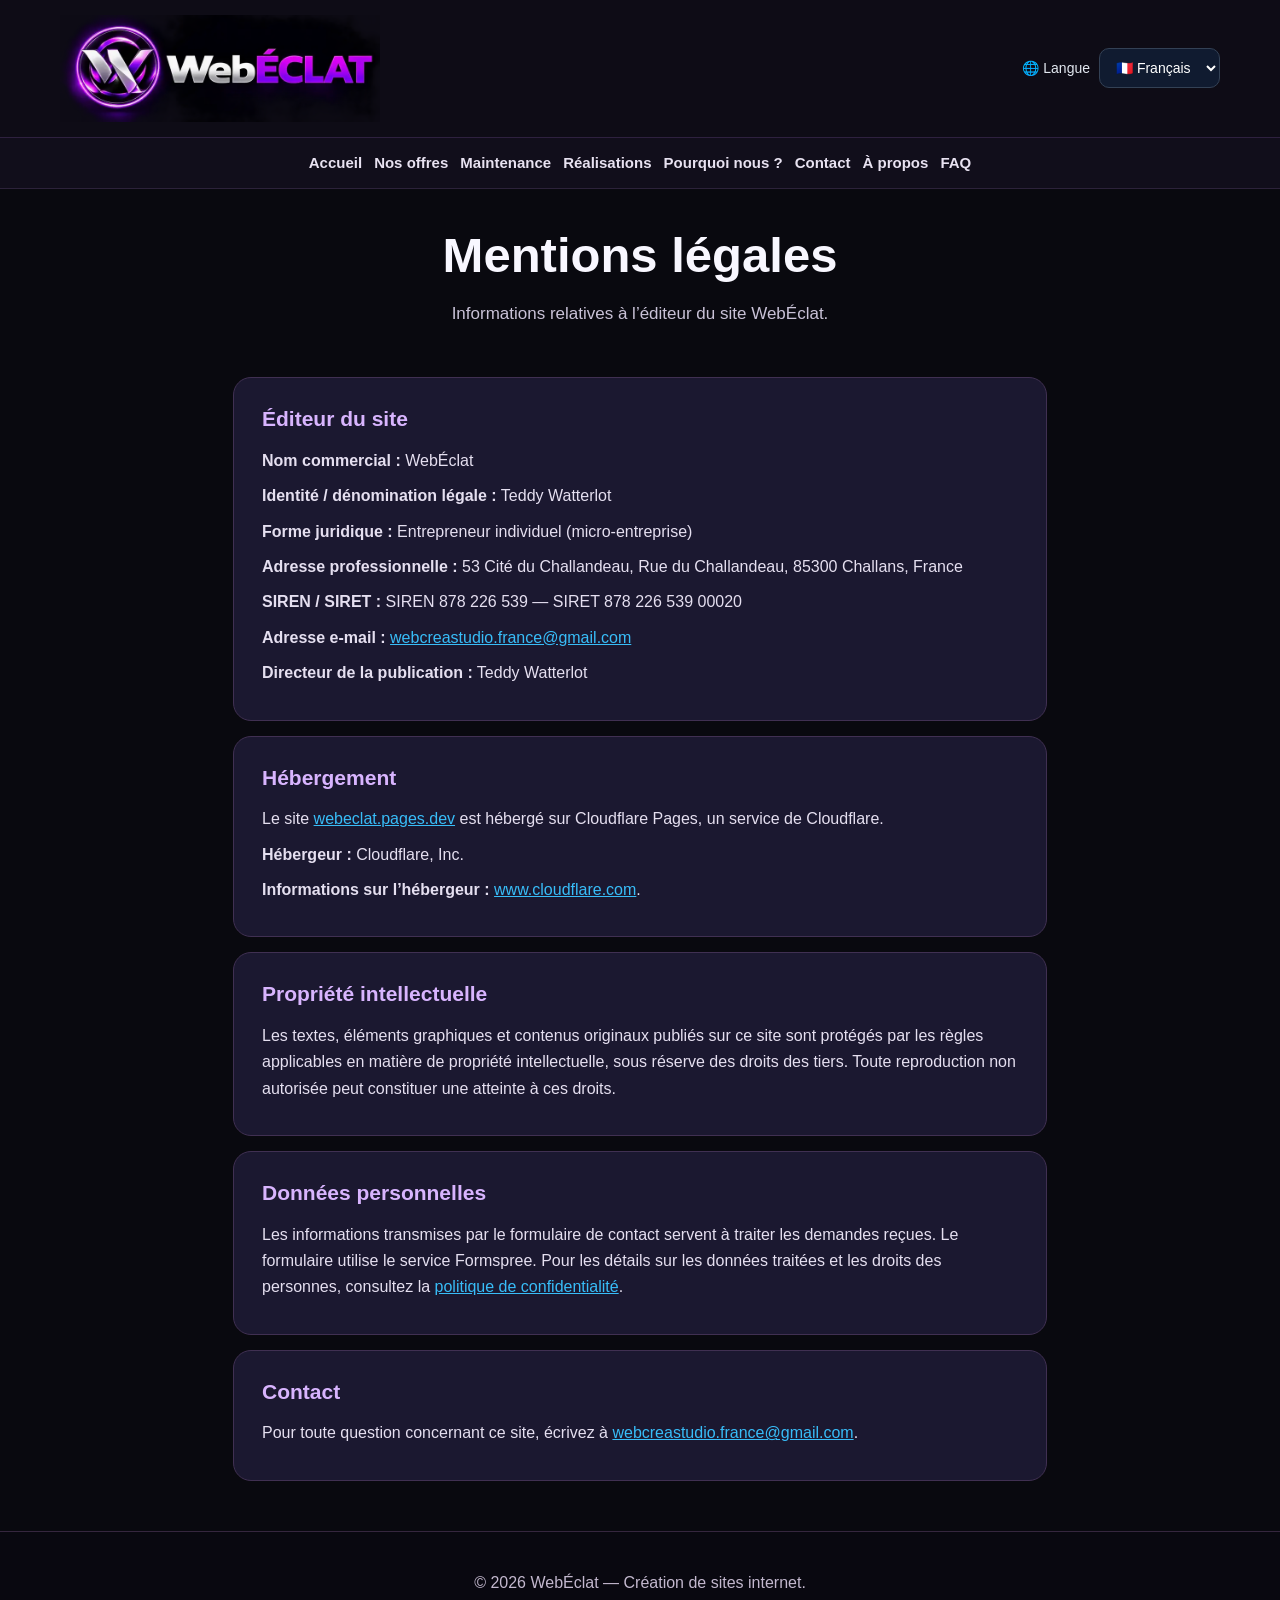
<file: mentions-legales.html>
<!DOCTYPE html>
<html lang="fr"><head>
<meta charset="utf-8"/>
<meta content="width=device-width, initial-scale=1.0" name="viewport"/>
<meta content="Informations légales relatives au site WebÉclat." name="description"/>
<title>Mentions légales | WebÉclat</title>
<link href="style.css" rel="stylesheet"/>
<style>
    /* MENU SMARTPHONE */
    .site-navigation {
      position: relative;
      z-index: 10;
    }

    .menu-toggle {
      display: none;
    }

    .nav-links {
      display: flex;
      justify-content: center;
      align-items: center;
      flex-wrap: wrap;
      gap: 12px;
    }

    /* REALISATION */
    .portfolio-card {
      max-width: 850px;
      margin: 35px auto 0;
      padding: 25px;
      background: #151d30;
      border: 1px solid #293850;
      border-radius: 20px;
      text-align: center;
      overflow: hidden;
    }

    .portfolio-image {
      display: block;
      width: 100%;
      height: auto;
      max-height: 480px;
      object-fit: contain;
      background: #0b1020;
      border-radius: 12px;
    }

    .portfolio-card h3 {
      color: #38bdf8;
      font-size: 28px;
    }

    .contact-box {
      max-width: 650px;
      margin: 35px auto 0;
      padding: 35px 25px;
      background: #151d30;
      border: 1px solid #293850;
      border-radius: 20px;
      text-align: center;
    }

    .contact-email {
      display: inline-block;
      margin: 15px 0;
      color: #38bdf8;
      font-weight: bold;
      overflow-wrap: anywhere;
    }

    .note {
      max-width: 850px;
      margin: 20px auto;
      color: #94a3b8;
      font-size: 14px;
    }

    @media (max-width: 768px) {
      .site-navigation {
        display: block;
        padding: 0;
      }

      .menu-toggle {
        display: flex;
        align-items: center;
        justify-content: center;
        gap: 10px;
        width: 100%;
        padding: 16px;
        border: 0;
        background: #101b30;
        color: #ffffff;
        font-size: 17px;
        font-weight: 700;
        cursor: pointer;
      }

      .nav-links {
        display: none;
        flex-direction: column;
        align-items: stretch;
        gap: 0;
        padding: 0;
        background: #101b30;
      }

      .nav-links.open {
        display: flex;
      }

      .nav-links a {
        display: block;
        padding: 16px 20px;
        text-align: center;
        border-top: 1px solid #293850;
      }

      .cards {
        display: flex;
        flex-direction: column;
        align-items: stretch;
      }

      .card {
        width: 100%;
        max-width: 100%;
      }

      .portfolio-card {
        padding: 15px;
      }

      .contact-box {
        padding: 25px 18px;
      }
    }
  </style>
<style>
header{display:flex;align-items:center;justify-content:space-between;gap:16px;flex-wrap:wrap}
.language-wrap{display:flex;align-items:center;gap:9px;color:#e2e8f0;font-size:14px}
.language-wrap select{background:#101b30;color:#fff;border:1px solid #334155;border-radius:10px;padding:10px 12px;font-size:14px;cursor:pointer}
#maintenance .card{display:flex;flex-direction:column;gap:12px}
#maintenance .card .btn{margin-top:auto}
#maintenance .price small{font-size:15px;font-weight:500}
#maintenance .annual{color:#38bdf8;font-weight:700;margin-top:-10px}
#maintenance .popular{font-weight:700;color:#38bdf8;font-size:13px}
#maintenance .card p{line-height:1.6}
@media(max-width:768px){header{justify-content:center;text-align:center}.language-wrap{width:100%;justify-content:center}}
</style><style>
/* ACCÈS RAPIDE AUX PRIX, VISIBLE DÈS L'ACCUEIL */
.quick-prices{display:grid;grid-template-columns:repeat(2,minmax(0,1fr));gap:12px;max-width:660px;margin:24px auto}
.quick-price{position:relative;display:flex;flex-direction:column;align-items:center;justify-content:center;gap:4px;padding:15px 20px;border:1px solid #38bdf8;border-radius:14px;background:#15243b;color:#fff;text-decoration:none;line-height:1.35}
.quick-price strong{color:#38bdf8;font-size:19px}
.quick-price small{font-size:12px;margin-left:3px}
.quick-arrow{position:absolute;right:12px;top:10px;color:#38bdf8}
#services,#maintenance{scroll-margin-top:10px}
@media(max-width:768px){
  header{padding:10px 12px!important;gap:6px!important}
  .logo{font-size:22px!important}
  .language-wrap{margin:0!important}
  .language-wrap select{padding:7px!important}
  .menu-toggle{padding:10px!important}
  .hero{padding:26px 14px 30px!important}
  .hero h1{font-size:clamp(25px,6vw,32px)!important;line-height:1.2!important;margin:0 auto 12px!important}
  .hero p{font-size:14px!important;line-height:1.45!important;margin:0 auto 12px!important}
  .quick-prices{gap:8px;margin:12px auto!important}
  .quick-price{padding:12px 8px!important;font-size:12px!important;min-height:74px}
  .quick-price strong{font-size:15px!important}
  .quick-arrow{right:5px;top:4px}
  .hero>.btn{padding:10px 12px!important;margin:5px!important;font-size:13px!important}
  .section{padding:36px 14px!important}
  .section h2{margin-bottom:12px!important}
  .cards{gap:12px!important;margin:18px auto!important}
  .card{padding:20px!important}
  .card ul{margin:12px 0!important}
  .card li{margin:4px 0!important}
}
@media(max-width:370px){.quick-price strong{font-size:13px!important}}
</style><style>
/* Version mobile compacte : préserve le fond et les couleurs de style.css */
.hero-short{display:none}
@media(max-width:768px){
  header{display:flex!important;flex-direction:row!important;flex-wrap:nowrap!important;justify-content:space-between!important;align-items:center!important;gap:8px!important;padding:9px 12px!important;min-height:0!important}
  header .logo{font-size:clamp(18px,4.5vw,23px)!important;white-space:nowrap!important;line-height:1.1!important;margin:0!important}
  .language-wrap{width:auto!important;flex:0 0 auto!important;margin:0!important;gap:0!important}
  .language-wrap label{display:none!important}
  .language-wrap select{max-width:145px!important;width:145px!important;padding:7px 5px!important;font-size:12px!important;border-radius:9px!important}
  .site-navigation{padding:0!important}
  .menu-toggle{padding:9px!important;font-size:14px!important;line-height:1.3!important}
  .hero{min-height:0!important;height:auto!important;padding:30px 13px 26px!important;display:block!important}
  .hero h1{font-size:clamp(24px,6vw,31px)!important;line-height:1.16!important;margin:0 auto 12px!important;max-width:600px!important}
  .hero .hero-long{display:none!important}
  .hero .hero-short{display:block!important;font-size:14px!important;line-height:1.4!important;max-width:550px!important;margin:0 auto 14px!important}
  .quick-prices{display:grid!important;grid-template-columns:repeat(2,minmax(0,1fr))!important;gap:8px!important;margin:14px auto 12px!important;max-width:540px!important}
  .quick-price{min-height:70px!important;padding:12px 5px!important;font-size:12px!important;gap:4px!important}
  .quick-price strong{font-size:clamp(12px,3.5vw,16px)!important;white-space:nowrap!important}
  .quick-price small{font-size:10px!important}
  .quick-arrow{top:2px!important;right:4px!important}
  .hero>a.btn{display:inline-block!important;max-width:none!important;width:auto!important;padding:10px 12px!important;margin:4px 3px!important;font-size:13px!important;line-height:1.25!important}
  .section{padding:35px 14px!important}
  .section h2{font-size:26px!important}
  .cards{gap:12px!important;margin:18px auto!important}
  .card{padding:20px!important}
}
@media(max-width:370px){header .logo{font-size:17px!important}.language-wrap select{width:125px!important}.quick-price strong{font-size:12px!important}}
</style><style>
@media(max-width:768px){
 #services,#maintenance{padding:24px 14px!important}
 #services h2,#maintenance h2{font-size:25px!important;line-height:1.2!important;margin:0 0 7px!important}
 #services .intro,#maintenance .intro{font-size:14px!important;line-height:1.4!important;margin:0 auto 12px!important}
 #services .cards,#maintenance .cards{margin:10px auto!important;gap:10px!important}
 #services .card,#maintenance .card{padding:16px!important;border-radius:15px!important;gap:5px!important}
 #services .card h3,#maintenance .card h3{font-size:20px!important;margin:0 0 2px!important}
 #services .card .price,#maintenance .card .price{font-size:29px!important;margin:0 0 5px!important}
 #services .card ul{margin:5px 0 12px!important;padding-left:19px!important}
 #services .card li{font-size:14px!important;margin:2px 0!important;line-height:1.45!important}
 #services .card .btn,#maintenance .card .btn{padding:10px 12px!important;margin:8px 0 0!important;font-size:14px!important}
 #maintenance .card p{font-size:14px!important;margin:4px 0!important}
 #services .note,#maintenance .note{font-size:12px!important;margin:12px auto!important}
}
.quote-form{display:grid;gap:13px;text-align:left;max-width:650px;margin:20px auto}
.quote-form label{font-weight:600;font-size:14px}
.quote-form input.quote-form select.quote-form textarea{width:100%;margin-top:5px;padding:12px 14px;border:1px solid #40506b;background:#0b1427;color:#fff;border-radius:10px;font:inherit}
.quote-form textarea{min-height:110px;resize:vertical}
.quote-form .btn{cursor:pointer;width:100%;margin:5px 0}
.quote-form .form-consent{display:flex;align-items:flex-start;gap:9px;font-weight:400;line-height:1.4}
.quote-form .form-consent input{width:auto;margin:4px 0 0}
.form-privacy{font-size:12px;color:#b6c5da}
</style><style>
/* Offres compactes sur mobile, même si style.css définit des espacements */
@media(max-width:768px){
  section#services,section#maintenance{padding:19px 12px!important}
  section#services>h2,section#maintenance>h2{font-size:23px!important;line-height:1.18!important;margin:0 0 6px!important;padding:0!important}
  section#services>p.intro,section#maintenance>p.intro{font-size:13px!important;line-height:1.35!important;margin:0 auto 11px!important;padding:0!important}
  section#services .cards,section#maintenance .cards{gap:10px!important;margin:10px auto!important}
  section#services article.card,section#maintenance article.card{padding:13px 14px!important;min-height:0!important}
  section#services article.card h3,section#maintenance article.card h3{font-size:19px!important;line-height:1.2!important;margin:0 0 4px!important;padding:0!important}
  section#services article.card .price,section#maintenance article.card .price{font-size:28px!important;line-height:1.15!important;margin:0 0 8px!important;padding:0!important}
  section#services article.card ul,section#maintenance article.card ul{margin:5px 0 9px!important;padding:0!important;list-style:none!important}
  section#services article.card ul li,section#maintenance article.card ul li{font-size:14px!important;line-height:1.3!important;margin:0!important;padding:7px 3px!important;min-height:0!important}
  section#services article.card a.btn,section#maintenance article.card a.btn{padding:10px!important;margin:8px 0 0!important}
}
#quote-success{display:none;max-width:650px;margin:14px auto;padding:15px;border:1px solid #8c45ff;border-radius:12px;background:#221631;color:#fff;text-align:center}
#quote-success:target{display:block}
</style><style>
/* Optimisation mobile 2026 : aucune modification de l'affichage ordinateur */
@media (max-width:768px) {
  header {padding:9px 12px!important;gap:7px!important;min-height:60px!important;}
  header .logo {font-size:clamp(17px,4.3vw,22px)!important;letter-spacing:-.5px!important;}
  header .language-wrap {margin-left:auto!important;min-width:0!important;}
  header .language-wrap select {width:clamp(105px,28vw,138px)!important;max-width:138px!important;font-size:12px!important;padding:8px 3px!important;}
  header .menu-toggle {display:flex!important;flex:0 0 39px!important;width:39px!important;height:39px!important;min-width:39px!important;padding:0!important;border:1px solid #34415d!important;border-radius:10px!important;background:#142137!important;font-size:21px!important;align-items:center!important;justify-content:center!important;line-height:1!important;}
  .site-navigation {min-height:0!important;border:0!important;}
  .site-navigation .nav-links {position:relative!important;z-index:15!important;}
  .site-navigation .nav-links a {padding:12px 16px!important;font-size:14px!important;}
  .hero {padding:21px 12px 22px!important;}
  .hero h1 {font-size:clamp(22px,5.45vw,28px)!important;line-height:1.15!important;margin:0 auto 9px!important;max-width:540px!important;letter-spacing:-.45px!important;}
  .hero .hero-short {font-size:13px!important;line-height:1.35!important;margin:0 auto 10px!important;}
  .quick-prices {gap:7px!important;margin:10px auto 9px!important;}
  .quick-price {min-height:60px!important;padding:9px 5px!important;border-radius:12px!important;gap:3px!important;}
  .quick-price strong {font-size:clamp(11px,3.4vw,15px)!important;}
  .quick-price small {font-size:9px!important;}
  .hero>a.btn {padding:9px 10px!important;margin:3px 2px!important;font-size:12px!important;border-radius:11px!important;}
  section#services,section#maintenance {padding:18px 12px!important;}
  section#services>h2,section#maintenance>h2 {font-size:22px!important;margin:0 0 5px!important;}
  section#services>p.intro,section#maintenance>p.intro {font-size:12.5px!important;margin:0 auto 9px!important;}
  section#services article.card,section#maintenance article.card {padding:12px!important;}
  section#services article.card h3,section#maintenance article.card h3 {font-size:18px!important;}
  section#services article.card .price,section#maintenance article.card .price {font-size:27px!important;margin-bottom:5px!important;}
  section#services article.card ul li,section#maintenance article.card ul li {padding:6px 3px!important;font-size:13.5px!important;}
}
@media(max-width:360px){header{padding:8px!important;gap:5px!important}header .logo{font-size:16px!important}header .language-wrap select{width:103px!important}header .menu-toggle{flex-basis:36px!important;width:36px!important;min-width:36px!important}}
</style><style>
/* Finitions de la version mobile : bureau inchangé */
@media (max-width: 768px) {
  #services .card ul {list-style:none!important;padding:0!important;margin:9px 0 12px!important;}
  #services .card ul li {position:static!important;text-align:center!important;padding:7px 8px!important;line-height:1.45!important;}
  #services .card ul li::before {content:none!important;display:none!important;}
  #services .card .btn,#maintenance .card .btn {min-height:44px;display:inline-flex;align-items:center;justify-content:center;}
  #services .card h3,#maintenance .card h3 {line-height:1.22!important;}
  #maintenance .card p {line-height:1.5!important;}
  #realisations .portfolio-image {max-width:100%;height:auto;object-fit:cover;}
  .quote-form input.quote-form select.quote-form textarea {font-size:16px!important;min-height:44px;}
  .quote-form button {min-height:48px;}
  html {scroll-padding-top:12px;}
}
@media (max-width:360px) {
  .hero>a.btn {font-size:11px!important;padding:10px 7px!important;}
}
</style><style>/* Finitions WebÉclat : confort, lisibilité et conversion */
:root{color-scheme:dark}
button,select,input,textarea{font-family:inherit}
a:focus-visible,button:focus-visible,select:focus-visible,input:focus-visible,textarea:focus-visible{outline:3px solid #d8b4fe;outline-offset:3px}
.btn.quick-price.menu-toggle{touch-action:manipulation}
.card.portfolio-card.contact-box{overflow-wrap:anywhere}
.quote-form input:focus.quote-form select:focus.quote-form textarea:focus{border-color:#a855f7;box-shadow:0 0 0 3px rgba(168,85,247.16)}
@media(max-width:768px){
  .hero{padding-bottom:24px!important}
  .hero h1{max-width:28ch!important}
  .hero>a.btn{min-height:43px!important;display:inline-flex!important;align-items:center;justify-content:center}
  section#services article.card,section#maintenance article.card{border-radius:16px!important}
  section#services article.card ul li{font-size:14px!important;line-height:1.45!important}
  section#services article.card .btn,section#maintenance article.card .btn{width:100%;margin-left:0!important;margin-right:0!important}
  #avantages .card{padding:17px!important}
  #avantages .card h3{font-size:19px!important;margin-bottom:6px!important}
  #avantages .card p{font-size:14px!important;line-height:1.5!important;margin:0!important}
  #realisations .portfolio-card{margin-top:15px!important}
  #realisations .portfolio-card h3{font-size:22px!important;margin:12px 0 6px!important}
  #contact .quote-form-wrap{max-width:650px;margin:auto}
  #contact .quote-form{gap:11px}
  #contact .contact-box{margin-top:22px}
  .section .intro{font-size:14px!important;line-height:1.45!important}
}
@media(prefers-reduced-motion:reduce){html{scroll-behavior:auto!important}*,*::before,*::after{animation-duration:.01ms!important;transition-duration:.01ms!important}}
</style><meta content="#09090f" name="theme-color"/><style>
/* Choix du mode de demande de devis */
.quote-choice[hidden]{display:none!important}
.quote-choice{position:fixed;inset:0;z-index:1000;display:flex;align-items:center;justify-content:center;padding:18px;background:rgba(0,0,0.78)}
.quote-choice-panel{position:relative;width:min(100%,440px);max-height:90vh;overflow:auto;padding:26px 20px;background:#171525;border:1px solid #8d48ec;border-radius:18px;color:#fff;text-align:center;box-shadow:0 20px 70px #0009}
.quote-choice-panel h2{font-size:23px;line-height:1.25;margin:8px 26px 12px}
.quote-choice-panel p{color:#d8d4e5;line-height:1.5;margin:0 0 18px}
.quote-choice-panel .btn{display:block;width:100%;margin:10px 0;padding:13px 12px;font-size:15px;min-height:48px}
.quote-choice-panel .quote-secondary{background:#242138;border-color:#796397}
.quote-choice-close{position:absolute;right:10px;top:8px;width:38px;height:38px;border:0;border-radius:10px;background:transparent;color:#fff;font-size:27px;cursor:pointer}
@media(max-width:380px){.quote-choice-panel{padding:22px 15px}.quote-choice-panel h2{font-size:20px}}
</style>
<style id="webeclat-mobile-pro">
/* Finitions smartphone WebÉCLAT : affichage 320–768 px */
@media (max-width: 768px) {
  html, body { width: 100%; overflow-x: clip; }
  body { -webkit-text-size-adjust: 100%; }
  header {
    display:flex!important; align-items:center!important; justify-content:space-between!important;
    flex-wrap:nowrap!important; gap:6px!important; min-height:72px!important;
    padding:9px 10px!important; text-align:left!important;
  }
  header .logo { display:flex!important; flex:1 1 auto!important; min-width:0!important; align-items:center!important; }
  header .logo .brand-full-logo {
    display:block!important; width:100%!important; max-width:225px!important;
    height:auto!important; object-fit:contain!important; mix-blend-mode:screen!important;
  }
  header .language-wrap { width:auto!important; flex:0 0 auto!important; margin:0!important; }
  header .language-wrap label { display:none!important; }
  header .language-wrap select {
    width:96px!important; max-width:96px!important; min-height:42px!important;
    font-size:12px!important; padding:6px 4px!important; border-radius:10px!important;
  }
  header .menu-toggle {
    display:flex!important; flex:0 0 42px!important; width:42px!important; min-width:42px!important;
    height:42px!important; padding:0!important; font-size:22px!important;
    align-items:center!important; justify-content:center!important;
  }
  .site-navigation { padding:0!important; }
  .site-navigation .nav-links a { min-height:44px!important; display:flex!important; align-items:center!important; }
  section.hero {
    padding:25px 15px 27px!important; min-height:0!important;
    background-position:center!important;
  }
  section.hero h1 {
    font-size:clamp(24px,6.2vw,30px)!important; line-height:1.16!important;
    max-width:22ch!important; letter-spacing:-.5px!important; margin:0 auto 11px!important;
    text-wrap:balance;
  }
  section.hero .hero-short {
    display:block!important; max-width:36ch!important; margin:0 auto 13px!important;
    font-size:clamp(14px,3.65vw,16px)!important; line-height:1.48!important;
  }
  section.hero .quick-prices {
    width:100%!important; max-width:520px!important; gap:9px!important;
    margin:12px auto 13px!important;
    grid-template-columns:repeat(2,minmax(0,1fr))!important;
  }
  section.hero .quick-price {
    min-height:76px!important; padding:12px 7px!important; border-radius:15px!important;
  }
  section.hero .quick-price strong { font-size:clamp(12px,3.6vw,17px)!important; }
  section.hero .quick-price small { font-size:10px!important; }
  section.hero>a.btn {
    display:inline-flex!important; align-items:center!important; justify-content:center!important;
    min-height:48px!important; padding:12px 14px!important; margin:3px 3px!important;
    font-size:clamp(12px,3.5vw,15px)!important; border-radius:13px!important;
  }
  section#services, section#maintenance, section#realisations, section#avantages, section#contact {
    padding:42px 16px!important;
  }
  section#services>h2, section#maintenance>h2 {
    font-size:clamp(25px,6.2vw,30px)!important; line-height:1.2!important; margin-bottom:12px!important;
  }
  section#services>p.intro, section#maintenance>p.intro {
    font-size:15px!important; line-height:1.5!important; margin:0 auto 24px!important;
  }
  section#services .cards, section#maintenance .cards {
    grid-template-columns:1fr!important; gap:18px!important; margin:20px auto 0!important;
  }
  section#services article.card, section#maintenance article.card {
    padding:25px 20px!important; border-radius:22px!important;
  }
  section#services article.card h3, section#maintenance article.card h3 {
    font-size:23px!important; margin:0 0 12px!important;
  }
  section#services article.card .price, section#maintenance article.card .price {
    font-size:38px!important; margin-bottom:16px!important;
  }
  section#services article.card ul li, section#maintenance article.card ul li {
    padding:12px 7px!important; font-size:15px!important; line-height:1.45!important;
  }
  section#services article.card .btn, section#maintenance article.card .btn {
    min-height:52px!important; font-size:16px!important; border-radius:14px!important;
  }
  .quote-form input.quote-form select.quote-form textarea { font-size:16px!important; }
}
@media (max-width: 370px) {
  header { gap:4px!important; padding:8px 7px!important; }
  header .logo .brand-full-logo { max-width:185px!important; }
  header .language-wrap select { width:87px!important; max-width:87px!important; font-size:11px!important; }
  header .menu-toggle { flex-basis:39px!important; width:39px!important; min-width:39px!important; }
  section.hero { padding-left:10px!important; padding-right:10px!important; }
  section.hero .quick-price { padding:12px 4px!important; }
}
</style>
<style id="webeclat-mobile-final-2026">
/* Ajustements finaux pour smartphone uniquement ; design ordinateur inchangé. */
@media (max-width: 768px) {
  section.hero .quick-prices {
    display: grid !important;
    grid-template-columns: minmax(0, 1fr) !important;
    width: 100% !important;
    max-width: 410px !important;
    gap: 10px !important;
    margin: 16px auto !important;
  }
  section.hero .quick-price {
    width: 100% !important;
    min-height: 76px !important;
    padding: 12px 26px !important;
  }
  section.hero .quick-price strong {
    display: block !important;
    max-width: 100% !important;
    white-space: normal !important;
    overflow-wrap: anywhere !important;
    font-size: clamp(15px, 4.2vw, 19px) !important;
    line-height: 1.4 !important;
  }
  section.hero .quick-price small {
    font-size: 11px !important;
    white-space: nowrap !important;
  }
  section.hero .quick-arrow { right: 12px !important; top: 10px !important; }
  section.hero h1 { max-width: 26ch !important; }
  section.hero>a.btn { min-height: 46px !important; }
  section#services article.card .price,
  section#maintenance article.card .price { font-size: 36px !important; }
}
</style>
<style id="webeclat-mobile-carousel-2026">
/* Ajustements mobiles uniquement : accueil pleine hauteur et cartes à glisser. */
@media (max-width: 768px) {
  section.hero {
    min-height: calc(100svh - 72px) !important;
    height: auto !important;
    display: flex !important;
    flex-direction: column !important;
    align-items: center !important;
    justify-content: center !important;
    padding: 20px 14px 26px !important;
  }
  section.hero h1 { font-size: clamp(23px, 5.7vw, 30px) !important; }
  section.hero .quick-prices {
    display: grid !important;
    grid-template-columns: minmax(0, 1fr) !important;
    width: 100% !important;
    max-width: 410px !important;
    gap: 9px !important;
    margin: 12px auto !important;
  }
  section.hero .quick-price { min-height: 67px !important; padding: 10px 20px !important; }
  section.hero .quick-price strong {
    white-space: normal !important;
    overflow-wrap: normal !important;
    word-break: normal !important;
    font-size: clamp(14px, 3.8vw, 18px) !important;
  }
  section.hero .quick-price small { white-space: nowrap !important; }
  section.hero > a.btn { min-height: 44px !important; }
  /* Les cartes restent côte à côte sur ordinateur ; glissement natif sur téléphone. */
  section#services .cards,
  section#maintenance .cards {
    display: flex !important;
    flex-direction: row !important;
    flex-wrap: nowrap !important;
    align-items: stretch !important;
    justify-content: flex-start !important;
    gap: 14px !important;
    width: calc(100% + 16px) !important;
    max-width: none !important;
    margin: 15px -8px 0 !important;
    padding: 3px 8px 18px !important;
    overflow-x: auto !important;
    overflow-y: hidden !important;
    scroll-snap-type: x mandatory;
    scroll-padding-inline: 8px;
    -webkit-overflow-scrolling: touch;
    overscroll-behavior-x: contain;
    scrollbar-width: thin;
  }
  section#services .cards > article.card,
  section#maintenance .cards > article.card {
    flex: 0 0 min(82vw, 340px) !important;
    width: min(82vw, 340px) !important;
    min-width: min(82vw, 340px) !important;
    max-width: min(82vw, 340px) !important;
    box-sizing: border-box !important;
    scroll-snap-align: start;
    padding: 20px 17px !important;
  }
  section#services .card .price,
  section#maintenance .card .price { font-size: 33px !important; }
  section#services, section#maintenance { overflow: hidden; }
  section#services > p.intro::after,
  section#maintenance > p.intro::after {
    content: "  ← Faites glisser les offres →";
    display: block;
    color: #c084fc;
    font-size: 12px;
    font-weight: 700;
    margin-top: 8px;
  }
  section#realisations .portfolio-card { padding: 15px !important; }
}
@media (max-width: 370px) {
  section.hero { padding: 13px 10px 18px !important; }
  section.hero .quick-price { min-height: 62px !important; }
  section.hero .quick-price strong { font-size: 13px !important; }
}
@media (prefers-reduced-motion: reduce) {
  section#services .cards, section#maintenance .cards { scroll-behavior: auto !important; }
}
</style>
<style id="webeclat-mobile-finitions-2026">
/* Finitions mobiles : accueil resserré, boutons sur une ligne et cartes plus courtes. */
@media (max-width: 768px) {
  section.hero {
    min-height: 0 !important;
    height: auto !important;
    display: block !important;
    padding: 28px 12px 24px !important;
    text-align: center !important;
  }
  section.hero h1 { margin: 0 auto 12px !important; }
  section.hero .hero-short { margin: 0 auto 13px !important; }
  section.hero .quick-prices { margin: 13px auto 14px !important; gap: 9px !important; }
  section.hero > a.btn {
    display: inline-flex !important;
    width: calc(50% - 12px) !important;
    max-width: 210px !important;
    min-height: 46px !important;
    padding: 9px 6px !important;
    margin: 3px 3px !important;
    font-size: clamp(11px, 3.2vw, 14px) !important;
    line-height: 1.2 !important;
    vertical-align: middle !important;
    white-space: normal !important;
    box-sizing: border-box !important;
  }
  section#services, section#maintenance { padding: 29px 13px !important; }
  section#services > p.intro, section#maintenance > p.intro { margin-bottom: 12px !important; }
  section#services .cards, section#maintenance .cards { margin-top: 10px !important; padding-bottom: 12px !important; }
  section#services .cards > article.card, section#maintenance .cards > article.card {
    padding: 17px 14px !important;
    gap: 6px !important;
  }
  section#services article.card h3, section#maintenance article.card h3 { margin-bottom: 5px !important; font-size: 21px !important; }
  section#services article.card .price, section#maintenance article.card .price { font-size: 31px !important; margin-bottom: 7px !important; }
  section#services article.card ul { margin: 5px 0 9px !important; }
  section#services article.card ul li { padding: 6px 3px !important; line-height: 1.35 !important; }
  section#services article.card a.btn, section#maintenance article.card a.btn { min-height: 45px !important; margin-top: 8px !important; font-size: 14px !important; }
  section#services > p.note, section#maintenance > p.note { margin: 10px auto !important; font-size: 12px !important; line-height: 1.45 !important; }
}
@media (max-width: 360px) {
  section.hero > a.btn { font-size: 11px !important; padding: 9px 4px !important; }
}
</style>
<style id="webeclat-hero-viewport-fix-2026">
/* Correctif final : placé après les anciens styles intégrés pour éviter les conflits. */
@media (max-width: 768px) {
  section.hero#accueil {
    box-sizing: border-box !important;
    min-height: calc(100vh - 72px) !important;
    min-height: calc(100svh - 72px) !important;
    height: auto !important;
    display: grid !important;
    grid-template-columns: repeat(2, minmax(0, 1fr)) !important;
    align-content: center !important;
    justify-items: stretch !important;
    column-gap: 6px !important;
    row-gap: 0 !important;
    padding: 24px 14px 30px !important;
  }
  section.hero#accueil > h1,
  section.hero#accueil > p,
  section.hero#accueil > .quick-prices {
    grid-column: 1 / -1 !important;
  }
  section.hero#accueil > a.btn {
    display: inline-flex !important;
    width: 100% !important;
    max-width: none !important;
    min-width: 0 !important;
    margin: 3px 0 !important;
    padding: 10px 5px !important;
    white-space: normal !important;
    text-align: center !important;
  }
}
</style>
<style id="webeclat-hero-balance-2026">
/* Équilibre vertical sur les téléphones assez hauts : remonte la limite basse visuelle
   en décalant doucement le contenu, sans toucher aux cartes ni au bureau. */
@media (max-width: 768px) and (min-height: 700px) {
  section.hero#accueil > h1,
  section.hero#accueil > p,
  section.hero#accueil > .quick-prices,
  section.hero#accueil > a.btn {
    position: relative !important;
    top: clamp(16px, 4.5svh, 42px) !important;
  }
}
</style>
<style id="webeclat-promo-2026">
/* Promotion discrète, cohérente avec les couleurs existantes. */
.promo-offer{max-width:850px;margin:20px auto 25px;padding:16px 20px;border:1px solid rgba(192,132,252.55);border-radius:16px;background:rgba(168,85,247.09);text-align:center}
.promo-offer strong{color:#d8b4fe;font-size:18px}
.promo-offer p{margin:6px 0;color:#f8f7ff;line-height:1.5}
.promo-offer small{display:block;color:#c9c2d7;font-size:12px;line-height:1.5}
@media(max-width:768px){.promo-offer{margin:13px auto 16px;padding:13px 12px}.promo-offer strong{font-size:16px}.promo-offer p{font-size:13px}.promo-offer small{font-size:11px}}
</style>
<style id="webeclat-faq-style">
#faq{padding-top:48px;padding-bottom:48px}
.faq-list{max-width:850px;margin:25px auto 0;display:grid;gap:12px}
.faq-list details{background:#1b1528;border:1px solid #50335f;border-radius:14px;overflow:hidden}
.faq-list summary{list-style:none;cursor:pointer;padding:19px 22px;font-weight:700;font-size:17px;display:flex;align-items:center;justify-content:space-between;gap:14px}
.faq-list summary::-webkit-details-marker{display:none}
.faq-list summary::after{content:'+';color:#c084fc;font-size:25px;line-height:1;flex:none}
.faq-list details[open] summary::after{content:'−'}
.faq-list details p{margin:0;padding:0 22px 20px;color:#d8d0e3;line-height:1.65}
@media(max-width:768px){#faq{padding:35px 16px!important}.faq-list summary{padding:16px;font-size:15px}.faq-list details p{padding:0 16px 16px;font-size:14px}}
</style>
<style id="multi-page-layout">
/* Pages courtes et navigation claire */
.page-intro{padding:64px 20px 22px;text-align:center;max-width:950px;margin:auto}
.page-intro h1{font-size:clamp(30px,5vw,49px);line-height:1.15;margin:0 0 14px}
.page-intro p{color:#c9c2d7;font-size:17px;line-height:1.6}
.page-shortcuts{display:grid;grid-template-columns:repeat(3,minmax(0,1fr));gap:16px;max-width:1040px;margin:20px auto 55px;padding:0 18px}
.page-shortcuts a{background:#1b1830;border:1px solid #403052;border-radius:18px;padding:22px;text-decoration:none;color:#f8f7ff;display:flex;flex-direction:column;gap:10px;transition:transform .15s,border-color .15s}
.page-shortcuts a:hover{transform:translateY(-3px);border-color:#a855f7}
.page-shortcuts strong{color:#d8b4fe;font-size:19px}
.page-shortcuts span{color:#c9c2d7;font-size:14px;line-height:1.5}
.about-card{max-width:850px;margin:24px auto;background:#1b1830;border:1px solid #403052;border-radius:18px;padding:28px;text-align:left;line-height:1.7}
.about-card h2{color:#d8b4fe;margin-top:0}
.site-navigation .nav-links a[aria-current="page"]{color:#d8b4fe;text-decoration:underline;text-underline-offset:6px}
@media(max-width:768px){.page-intro{padding:36px 16px 12px}.page-intro h1{font-size:29px}.page-intro p{font-size:15px}.page-shortcuts{grid-template-columns:repeat(2,minmax(0,1fr));gap:10px;margin:16px auto 28px;padding:0 12px}.page-shortcuts a{padding:17px 12px}.page-shortcuts strong{font-size:15px}.page-shortcuts span{font-size:12px}.about-card{margin:15px 12px;padding:20px}.section{padding:32px 14px!important}section.hero#accueil{min-height:0!important;display:block!important;padding:35px 14px 26px!important}section.hero#accueil>.quick-prices{grid-template-columns:repeat(2,minmax(0,1fr))!important;max-width:520px!important}section.hero#accueil>.quick-prices .quick-price{min-height:75px!important;padding:10px 5px!important}section.hero#accueil>.quick-prices .quick-price strong{font-size:clamp(11px,3.2vw,15px)!important}section.hero#accueil > h1,section.hero#accueil > p,section.hero#accueil > .quick-prices,section.hero#accueil > a.btn{position:static!important;top:auto!important}}
</style><style id="apropos-compact-2026">
/* Présentation compacte, sans modifier les autres pages. */
html{min-height:100%}body{min-height:100svh;display:flex;flex-direction:column}body>main{flex:1 0 auto}body>footer{margin-top:auto}
@media(max-width:768px){
 .page-intro{padding:12px 12px 3px!important}
 .page-intro h1{font-size:clamp(23px,5.6vw,29px)!important;margin:0 0 5px!important;line-height:1.2!important}
 .page-intro p{font-size:13px!important;line-height:1.4!important;margin:0!important}
 .about-card{margin:7px 12px 4px!important;padding:12px 17px!important;border-radius:17px!important;text-align:center!important;line-height:1.45!important}
 .about-card h2{font-size:clamp(18px,4.6vw,22px)!important;line-height:1.25!important;margin:0 0 6px!important}
 .about-card p{font-size:13px!important;line-height:1.45!important;margin:0 0 5px!important}
 .about-card .btn{display:inline-flex!important;align-items:center;justify-content:center;min-height:41px!important;margin:3px auto 0!important;padding:9px 16px!important;font-size:13px!important}
 section#avantages{padding:9px 12px 10px!important}
 section#avantages>h2{font-size:clamp(21px,5.3vw,26px)!important;line-height:1.22!important;margin:0 0 7px!important}
 section#avantages .cards{display:grid!important;grid-template-columns:1fr!important;gap:6px!important;margin:0 auto!important;max-width:620px!important}
 section#avantages article.card{width:100%!important;max-width:100%!important;min-height:0!important;padding:9px 14px!important;border-radius:15px!important}
 section#avantages article.card h3{font-size:16px!important;line-height:1.25!important;margin:0 0 4px!important}
 section#avantages article.card p{font-size:12.5px!important;line-height:1.4!important;margin:0!important}
 body>footer{padding:10px 10px max(12px,env(safe-area-inset-bottom))!important}
 body>footer p{font-size:11px!important;margin:0!important}
}
</style><style id="apropos-short-text-final">
/* Deux rubriques distinctes, un seul appel à l'action. */
#avantages{text-align:center}
#avantages .about-contact-btn{display:inline-flex;align-items:center;justify-content:center;margin:18px auto 0;padding:12px 22px}
@media(max-width:768px){
 .page-intro{padding:20px 14px 8px!important}
 .page-intro h1{font-size:clamp(25px,6vw,31px)!important}
 .page-intro p{font-size:14px!important}
 .about-card{max-width:760px;margin:10px 14px 10px!important;padding:20px 18px!important}
 .about-card h2{font-size:clamp(19px,5vw,23px)!important;margin-bottom:10px!important}
 .about-card p{font-size:15px!important;line-height:1.55!important;margin:0!important}
 section#avantages{padding:14px 14px 24px!important}
 section#avantages>h2{font-size:clamp(23px,5.8vw,28px)!important;margin-bottom:14px!important}
 section#avantages .cards{gap:10px!important}
 section#avantages article.card{padding:15px 14px!important}
 section#avantages article.card h3{font-size:18px!important;margin-bottom:5px!important}
 section#avantages article.card p{font-size:14px!important;line-height:1.45!important}
 #avantages .about-contact-btn{margin:18px auto 0!important;min-height:46px;font-size:15px!important}
}
</style><style>
.legal-wrap{max-width:850px;margin:0 auto 50px;padding:0 18px}
.legal-card{background:#1b1830;border:1px solid #403052;border-radius:18px;padding:24px 28px;margin:15px 0;color:#f8f7ff}
.legal-card h2{font-size:21px;color:#d8b4fe;margin:0 0 12px}
.legal-card p{line-height:1.65;margin:9px 0;color:#e5dff0}
.legal-card a{color:#38bdf8;overflow-wrap:anywhere}
.legal-warning{border-color:#8c45ff;color:#e9d5ff}
.legal-wrap .page-intro{padding:38px 12px 18px}
@media(max-width:768px){.legal-wrap{padding:0 12px;margin-bottom:24px}.legal-card{padding:17px 16px;margin:10px 0}.legal-card h2{font-size:18px}.legal-card p{font-size:14px}.legal-wrap .page-intro{padding:22px 8px 12px}}
</style></head><body><header>
<div class="logo"><img alt="WebÉCLAT" class="brand-full-logo" src="images/logo-webeclat-test-76.webp"/></div>
<div class="language-wrap"><label for="languageSelect">🌐 <span data-i18n="languageLabel">Langue</span></label><select aria-label="Choisir la langue" id="languageSelect"><option value="fr">🇫🇷 Français</option><option value="en">🇬🇧 English</option><option value="es">🇪🇸 Español</option><option value="ru">🇷🇺 Русский</option><option value="de">🇩🇪 Deutsch</option></select></div><button aria-controls="navLinks" aria-expanded="false" aria-label="Ouvrir le menu" class="menu-toggle" id="menuToggle" type="button"><span aria-hidden="true">☰</span></button></header><nav aria-label="Navigation principale" class="site-navigation">
<div class="nav-links" id="navLinks">
<a data-i18n="home" href="index.html">Accueil</a>
<a data-i18n="offers" href="offres.html#services">Nos offres</a>
<a data-i18n="maintenanceNav" href="maintenance.html#maintenance">Maintenance</a><a data-i18n="works" href="realisations.html#realisations">Réalisations</a>
<a data-i18n="whyNav" href="apropos.html#avantages">Pourquoi nous ?</a>
<a data-i18n="contact" href="contact.html#contact">Contact</a>
<a href="apropos.html#avantages">À propos</a><a href="contact.html#faq">FAQ</a></div>
</nav><main><div class="legal-wrap">
<div class="page-intro"><h1>Mentions légales</h1><p>Informations relatives à l’éditeur du site WebÉclat.</p></div>

<section class="legal-card"><h2>Éditeur du site</h2>
<p><strong>Nom commercial :</strong> WebÉclat</p>
<p><strong>Identité / dénomination légale :</strong> Teddy Watterlot</p>
<p><strong>Forme juridique :</strong> Entrepreneur individuel (micro-entreprise)</p>
<p><strong>Adresse professionnelle :</strong> 53 Cité du Challandeau, Rue du Challandeau, 85300 Challans, France</p>
<p><strong>SIREN / SIRET :</strong> SIREN 878 226 539 — SIRET 878 226 539 00020</p>
<p><strong>Adresse e-mail :</strong> <a href="mailto:webcreastudio.france@gmail.com">webcreastudio.france@gmail.com</a></p>

<p><strong>Directeur de la publication :</strong> Teddy Watterlot</p></section>
<section class="legal-card"><h2>Hébergement</h2><p>Le site <a href="https://webeclat.pages.dev/">webeclat.pages.dev</a> est hébergé sur Cloudflare Pages, un service de Cloudflare.</p><p><strong>Hébergeur :</strong> Cloudflare, Inc.</p><p><strong>Informations sur l’hébergeur :</strong> <a href="https://www.cloudflare.com/" target="_blank" rel="noopener noreferrer">www.cloudflare.com</a>.</p></section>
<section class="legal-card"><h2>Propriété intellectuelle</h2><p>Les textes, éléments graphiques et contenus originaux publiés sur ce site sont protégés par les règles applicables en matière de propriété intellectuelle, sous réserve des droits des tiers. Toute reproduction non autorisée peut constituer une atteinte à ces droits.</p></section>
<section class="legal-card"><h2>Données personnelles</h2><p>Les informations transmises par le formulaire de contact servent à traiter les demandes reçues. Le formulaire utilise le service Formspree. Pour les détails sur les données traitées et les droits des personnes, consultez la <a href="politique-confidentialite.html">politique de confidentialité</a>.</p></section>
<section class="legal-card"><h2>Contact</h2><p>Pour toute question concernant ce site, écrivez à <a href="mailto:webcreastudio.france@gmail.com">webcreastudio.france@gmail.com</a>.</p></section>
</div></main><div class="quote-choice" hidden="" id="quoteChoice">
<div aria-describedby="quoteChoiceText" aria-labelledby="quoteChoiceTitle" aria-modal="true" class="quote-choice-panel" role="dialog">
<button aria-label="Fermer" class="quote-choice-close" id="quoteChoiceClose" type="button">×</button>
<h2 id="quoteChoiceTitle">Demander un devis</h2>
<p id="quoteChoiceText">Choisissez comment envoyer votre demande.</p>
<a class="btn" href="contact.html#contact" id="quoteChoiceForm">Remplir le formulaire</a>
<a class="btn quote-secondary" href="mailto:webcreastudio.france@gmail.com" id="quoteChoiceEmail">Envoyer un e-mail préparé</a>
</div>
</div><footer>
<p data-i18n="footer">
      © 2026 WebÉclat —
      Création de sites internet.
    </p>
</footer><script>
    const menuToggle = document.getElementById("menuToggle");
    const navLinks = document.getElementById("navLinks");

    function closeMenu() {
      navLinks.classList.remove("open");
      menuToggle.setAttribute("aria-expanded", "false");
    }

    menuToggle.addEventListener("click", function () {
      const isOpen = navLinks.classList.toggle("open");
      menuToggle.setAttribute("aria-expanded", String(isOpen));
    });

    navLinks.querySelectorAll("a").forEach(function (link) {
      link.addEventListener("click", closeMenu);
    });

    window.addEventListener("resize", function () {
      if (window.innerWidth > 768) {
        closeMenu();
      }
    });
  </script>
<script>
const translations = {"fr": {"menu": "Menu", "home": "Accueil", "offers": "Nos offres", "works": "Réalisations", "whyNav": "Pourquoi nous ?", "contact": "Contact", "heroTitle": "Un site internet professionnel pour développer votre activité.", "heroDesc": "WebÉclat crée des sites internet modernes pour les artisans, commerçants et entrepreneurs. Des solutions adaptées à votre image, accessibles sur ordinateur, tablette et smartphone.", "discover": "Découvrir nos offres", "contactUs": "Nous contacter", "offersTitle": "Nos offres de création", "offersDesc": "Des sites internet modernes, adaptés aux besoins et aux budgets des petites entreprises.", "essential": "Site Essentiel", "professional": "Site Professionnel", "premium": "Site Premium", "b1": "Site vitrine 1 page", "b2": "Design moderne", "b3": "Adapté aux smartphones", "b4": "Présentation de votre activité", "b5": "Bouton de contact", "p1": "Jusqu'à 5 pages", "p2": "Design personnalisé", "p3": "Compatible smartphones", "p4": "Galerie de réalisations", "p5": "Formulaire de contact", "p6": "Référencement de base", "r1": "Jusqu'à 8 pages", "r2": "Design sur mesure", "r3": "Galerie photos", "r5": "Optimisation mobile", "quote": "Demander un devis", "offersNote": "Tarifs de lancement indicatifs. Hébergement, nom de domaine et fonctionnalités spécifiques non inclus. Un devis personnalisé est établi selon les besoins de votre projet.", "worksTitle": "Nos réalisations", "worksDesc": "Découvrez un exemple concret de site internet réalisé.", "portfolioDesc": "Création d'un site vitrine pour une entreprise de plomberie. Présentation des prestations, des tarifs, des interventions et des coordonnées.", "visit": "Visiter le site WR Plomberie ↗", "whyTitle": "Pourquoi choisir WebÉclat ?", "why1": "Un design professionnel et personnalisé.", "mobile": "Adapté aux mobiles", "why2": "Des tarifs clairs, sans engagement imposé.", "affordable": "Tarifs accessibles", "why3": "Un accompagnement du début à la mise en ligne.", "contactTitle": "Parlons de votre projet", "contactDesc": "Vous souhaitez créer un site internet pour votre entreprise ? Contactez WebÉclat pour demander un devis personnalisé.", "contactEmail": "Contactez-nous par e-mail", "contactInfo": "Présentez-nous votre activité et le site que vous souhaitez créer.", "contactPrompt": "Cliquez ci-dessous pour préparer votre demande de devis.", "contactButton": "Remplir le formulaire", "contactNote": "Utilisez le formulaire ci-dessus pour recevoir une réponse par e-mail.", "footer": "© 2026 WebÉclat — Création de sites internet.", "languageLabel": "Langue", "maintenanceNav": "Maintenance", "maintenanceTitle": "Maintenance & suivi", "maintenanceIntro": "Gardez votre site à jour avec nos abonnements facultatifs.", "maintenanceBasic": "Essentiel", "maintenanceComfort": "Confort", "maintenancePremium": "Premium", "perMonth": "/mois", "yearBasic": "ou 49 €/an", "yearComfort": "ou 149 €/an", "yearPremium": "ou 290 €/an", "maintenanceBasicDesc": "Vérification du site, sauvegarde périodique et assistance en cas de problème lié à sa réalisation. Modifications facturées séparément.", "maintenanceComfortDesc": "Prestations Essentiel + une petite modification de texte, photo ou tarif par mois.", "maintenancePremiumDesc": "Prestations Confort + jusqu'à une heure de modifications de contenu par mois et traitement prioritaire les jours ouvrés.", "choosePlan": "Choisir cette formule", "popular": "Le plus demandé", "maintenanceNote": "Abonnements facultatifs. Temps non utilisé non reportable. Nouvelles pages, refontes, hébergement, nom de domaine et services tiers facturés séparément. Conditions précisées au devis.", "quickCreation": "Création de site", "quickMaintenance": "Maintenance", "heroShort": "Des sites modernes pour artisans, commerçants et indépendants, adaptés à tous les écrans.", "formTitle": "Demandez votre devis en ligne", "formIntro": "Remplissez ce formulaire : aucun logiciel de messagerie nécessaire.", "formName": "Votre nom *", "formEmail": "Votre adresse e-mail *", "formBusiness": "Entreprise (facultatif)", "formOffer": "Formule souhaitée *", "formSelect": "Sélectionnez une formule", "formOther": "Autre projet / devis personnalisé", "formMessage": "Décrivez votre projet *", "formConsent": "J'accepte que mes informations soient transmises via Formspree pour répondre à ma demande de devis.", "formPrivacy": "Les informations servent uniquement à répondre à votre demande. Le formulaire utilise le service tiers Formspree.", "formSend": "Envoyer ma demande", "whyHeading1": "Un site à votre image", "whyHeading2": "Sans abonnement obligatoire", "whyHeading3": "Un interlocuteur unique", "faqTitle": "Questions fréquentes", "faqIntro": "Les réponses aux questions les plus courantes avant de lancer votre projet.", "faqQ1": "Le prix affiché est-il définitif ?", "faqA1": "Les tarifs présentés sont indicatifs. Un devis personnalisé précise le prix final selon vos besoins, les fonctionnalités souhaitées et les éventuels frais supplémentaires.", "faqQ2": "Dois-je payer un abonnement ?", "faqA2": "Non. La maintenance est facultative. Vous pouvez choisir une formule sans abonnement ou opter pour un suivi à partir de 7,90 € par mois.", "faqQ3": "Puis-je avoir une adresse en .fr ?", "faqA3": "Oui. Vous pouvez utiliser un nom de domaine personnalisé en .fr, acheté et renouvelé séparément à votre nom. WebÉclat peut vous accompagner dans sa configuration.", "faqQ4": "Combien de temps faut-il pour créer mon site ?", "faqA4": "Le délai dépend du nombre de pages, du contenu fourni et des fonctionnalités demandées. Une estimation vous est communiquée dans votre devis."}, "en": {"menu": "Menu", "home": "Home", "offers": "Our offers", "works": "Portfolio", "whyNav": "Why us?", "contact": "Contact", "heroTitle": "A professional website to grow your business.", "heroDesc": "WebÉclat builds modern websites for tradespeople, shops and entrepreneurs. Tailored to your business and designed for desktop, tablet and mobile.", "discover": "Explore our offers", "contactUs": "Contact us", "offersTitle": "Our website packages", "offersDesc": "Modern websites suited to the needs and budgets of small businesses.", "essential": "Essential Website", "professional": "Professional Website", "premium": "Premium Website", "b1": "One-page website", "b2": "Modern design", "b3": "Mobile-friendly", "b4": "Your business presentation", "b5": "Contact button", "p1": "Up to 5 pages", "p2": "Custom design", "p3": "Mobile compatible", "p4": "Project gallery", "p5": "Contact form", "p6": "Basic SEO", "r1": "Up to 8 pages", "r2": "Bespoke design", "r3": "Photo gallery", "r5": "Mobile optimisation", "quote": "Request a quote", "offersNote": "Introductory guide prices. Hosting, domain name and special features are not included. A personalised quote will be provided for your project.", "worksTitle": "Our work", "worksDesc": "See an example of a website we have built.", "portfolioDesc": "A website for a plumbing company, showcasing services, prices, work and contact details.", "visit": "Visit WR Plomberie website ↗", "whyTitle": "Why choose WebÉclat?", "why1": "A professional, tailored website to showcase your business and build customer trust.", "mobile": "Mobile-friendly", "why2": "Choose the package that suits you. Maintenance is optional, with transparent pricing.", "affordable": "Affordable prices", "why3": "One point of contact to advise you, create your website and help you launch it.", "contactTitle": "Let's discuss your project", "contactDesc": "Need a website for your business? Contact WebÉclat for a personalised quote.", "contactEmail": "Contact us by email", "contactInfo": "Tell us about your business and the website you would like.", "contactPrompt": "Click below to prepare your quote request.", "contactButton": "Complete the form", "contactNote": "Use the form above to receive a reply by email.", "footer": "© 2026 WebÉclat — Website creation.", "languageLabel": "Language", "maintenanceNav": "Maintenance", "maintenanceTitle": "Maintenance & support", "maintenanceIntro": "Keep your website up to date with our optional plans.", "maintenanceBasic": "Essential", "maintenanceComfort": "Comfort", "maintenancePremium": "Premium", "perMonth": "/month", "yearBasic": "or €49/year", "yearComfort": "or €149/year", "yearPremium": "or €290/year", "maintenanceBasicDesc": "Site checks, periodic backups and help with issues related to the website we built. Content edits billed separately.", "maintenanceComfortDesc": "Essential services plus one small text, photo or price edit per month.", "maintenancePremiumDesc": "Comfort services plus up to one hour of content updates per month and priority handling on working days.", "choosePlan": "Choose this plan", "popular": "Most popular", "maintenanceNote": "Optional plans. Unused time does not roll over. New pages, redesigns, hosting, domain names and third-party services are billed separately. Terms confirmed in your quote.", "quickCreation": "Website creation", "quickMaintenance": "Maintenance", "heroShort": "Modern websites for tradespeople, shops and freelancers, optimised for every screen.", "formTitle": "Request your quote online", "formIntro": "Complete this form without opening your email app.", "formName": "Your name *", "formEmail": "Your email address *", "formBusiness": "Company (optional)", "formOffer": "Preferred package *", "formSelect": "Select a package", "formOther": "Other project / custom quote", "formMessage": "Describe your project *", "formConsent": "I agree to my information being transmitted via Formspree to answer my request.", "formPrivacy": "Your information is used only to respond to your enquiry. This form uses the third-party service Formspree.", "formSend": "Send my request", "whyHeading1": "A website that reflects you", "whyHeading2": "No mandatory subscription", "whyHeading3": "Personalised guidance", "faqTitle": "Frequently asked questions", "faqIntro": "Answers to common questions before starting your project.", "faqQ1": "Is the displayed price final?", "faqA1": "The prices shown are indicative. Your personalised quote confirms the final price based on your needs, requested features and any additional costs.", "faqQ2": "Do I have to pay a subscription?", "faqA2": "No. Maintenance is optional. You can choose a plan without a subscription or support starting at €7.90 per month.", "faqQ3": "Can I have a .fr domain name?", "faqA3": "Yes. You can use a personalised .fr domain purchased and renewed separately in your name. WebÉclat can help you configure it.", "faqQ4": "How long does it take to build my website?", "faqA4": "Timing depends on the number of pages, supplied content and requested features. Your quote includes an estimated timeframe."}, "es": {"menu": "Menú", "home": "Inicio", "offers": "Ofertas", "works": "Proyectos", "whyNav": "¿Por qué elegirnos?", "contact": "Contacto", "heroTitle": "Una página web profesional para hacer crecer tu negocio.", "heroDesc": "WebÉclat crea sitios web modernos para artesanos, comerciantes y emprendedores. Adaptados a tu imagen y accesibles desde ordenador, tableta y móvil.", "discover": "Ver nuestras ofertas", "contactUs": "Contáctanos", "offersTitle": "Nuestros paquetes web", "offersDesc": "Sitios web modernos adaptados a las necesidades y presupuestos de las pequeñas empresas.", "essential": "Web Esencial", "professional": "Web Profesional", "premium": "Web Premium", "b1": "Web de una página", "b2": "Diseño moderno", "b3": "Adaptado a móviles", "b4": "Presentación de tu actividad", "b5": "Botón de contacto", "p1": "Hasta 5 páginas", "p2": "Diseño personalizado", "p3": "Compatible con móviles", "p4": "Galería de trabajos", "p5": "Formulario de contacto", "p6": "SEO básico", "r1": "Hasta 8 páginas", "r2": "Diseño a medida", "r3": "Galería de fotos", "r5": "Optimización móvil", "quote": "Solicitar presupuesto", "offersNote": "Precios orientativos de lanzamiento. No incluyen alojamiento, dominio ni funciones especiales. Se elaborará un presupuesto personalizado.", "worksTitle": "Nuestros proyectos", "worksDesc": "Descubre un ejemplo de sitio web realizado.", "portfolioDesc": "Creación de un sitio web para una empresa de fontanería con servicios, precios, trabajos y datos de contacto.", "visit": "Visitar WR Plomberie ↗", "whyTitle": "¿Por qué elegir WebÉclat?", "why1": "Una web profesional y personalizada para destacar tu actividad y generar confianza.", "mobile": "Adaptado a móviles", "why2": "Elige libremente tu plan. El mantenimiento es opcional, con precios transparentes.", "affordable": "Precios asequibles", "why3": "Una persona de contacto para asesorarte, crear tu web y acompañarte en su publicación.", "contactTitle": "Hablemos de tu proyecto", "contactDesc": "¿Quieres crear una página web para tu empresa? Contacta con WebÉclat para un presupuesto personalizado.", "contactEmail": "Contáctanos por correo", "contactInfo": "Cuéntanos tu actividad y la web que deseas crear.", "contactPrompt": "Haz clic abajo para preparar tu solicitud.", "contactButton": "Rellenar el formulario", "contactNote": "Utiliza el formulario anterior para recibir una respuesta por correo.", "footer": "© 2026 WebÉclat — Creación de sitios web.", "languageLabel": "Idioma", "maintenanceNav": "Mantenimiento", "maintenanceTitle": "Mantenimiento y seguimiento", "maintenanceIntro": "Mantén tu web actualizada con nuestros planes opcionales.", "maintenanceBasic": "Esencial", "maintenanceComfort": "Confort", "maintenancePremium": "Premium", "perMonth": "/mes", "yearBasic": "o 49 €/año", "yearComfort": "o 149 €/año", "yearPremium": "o 290 €/año", "maintenanceBasicDesc": "Revisión del sitio, copias de seguridad periódicas y asistencia por problemas de nuestra realización. Cambios de contenido aparte.", "maintenanceComfortDesc": "Servicios Esencial más un pequeño cambio de texto, foto o precio al mes.", "maintenancePremiumDesc": "Servicios Confort más hasta una hora de cambios al mes y atención prioritaria en días laborables.", "choosePlan": "Elegir este plan", "popular": "Más solicitado", "maintenanceNote": "Planes opcionales. El tiempo no utilizado no se acumula. Páginas nuevas, rediseños, alojamiento, dominio y servicios externos se facturan aparte. Condiciones en el presupuesto.", "quickCreation": "Creación de sitios web", "quickMaintenance": "Mantenimiento", "heroShort": "Sitios web modernos para artesanos, comercios y autónomos, adaptados a todas las pantallas.", "formTitle": "Solicita tu presupuesto en línea", "formIntro": "Rellena el formulario sin abrir tu correo.", "formName": "Tu nombre *", "formEmail": "Tu correo electrónico *", "formBusiness": "Empresa (opcional)", "formOffer": "Paquete deseado *", "formSelect": "Selecciona un paquete", "formOther": "Otro proyecto / presupuesto personalizado", "formMessage": "Describe tu proyecto *", "formConsent": "Acepto que mis datos se transmitan a través de Formspree para responder a mi solicitud.", "formPrivacy": "Tus datos solo se utilizan para responder a tu solicitud. Este formulario usa el servicio externo Formspree.", "formSend": "Enviar mi solicitud", "whyHeading1": "Una web a tu medida", "whyHeading2": "Sin suscripción obligatoria", "whyHeading3": "Atención personalizada", "faqTitle": "Preguntas frecuentes", "faqIntro": "Respuestas a las preguntas más comunes antes de empezar.", "faqQ1": "¿El precio mostrado es definitivo?", "faqA1": "Los precios son orientativos. El presupuesto personalizado especifica el precio final según tus necesidades y posibles gastos adicionales.", "faqQ2": "¿Es obligatorio pagar una suscripción?", "faqA2": "No. El mantenimiento es opcional. Puedes elegir un plan sin suscripción o soporte desde 7,90 € al mes.", "faqQ3": "¿Puedo tener un dominio .fr?", "faqA3": "Sí. Puedes comprar y renovar por separado un dominio .fr a tu nombre. WebÉclat puede ayudarte a configurarlo.", "faqQ4": "¿Cuánto tiempo se tarda en crear mi web?", "faqA4": "Depende del número de páginas, los contenidos y las funciones. El presupuesto incluirá una estimación."}, "de": {"menu": "Menü", "home": "Startseite", "offers": "Angebote", "works": "Referenzen", "whyNav": "Warum wir?", "contact": "Kontakt", "heroTitle": "Eine professionelle Website für den Erfolg Ihres Unternehmens.", "heroDesc": "WebÉclat erstellt moderne Websites für Handwerksbetriebe, Geschäfte und Selbstständige. Individuell gestaltet und für Computer, Tablets und Smartphones optimiert.", "discover": "Unsere Angebote ansehen", "contactUs": "Kontaktieren Sie uns", "offersTitle": "Unsere Website-Pakete", "offersDesc": "Moderne Websites für die Bedürfnisse und Budgets kleiner Unternehmen.", "essential": "Basis-Website", "professional": "Professionelle Website", "premium": "Premium-Website", "b1": "Einseitige Website", "b2": "Modernes Design", "b3": "Smartphone-optimiert", "b4": "Vorstellung Ihres Unternehmens", "b5": "Kontakt-Button", "p1": "Bis zu 5 Seiten", "p2": "Individuelles Design", "p3": "Mobilfreundlich", "p4": "Projektgalerie", "p5": "Kontaktformular", "p6": "Grundlegende SEO", "r1": "Bis zu 8 Seiten", "r2": "Maßgeschneidertes Design", "r3": "Fotogalerie", "r5": "Mobile Optimierung", "quote": "Angebot anfordern", "offersNote": "Unverbindliche Einführungspreise. Hosting, Domain und Sonderfunktionen sind nicht enthalten. Sie erhalten ein individuelles Angebot.", "worksTitle": "Unsere Referenzen", "worksDesc": "Entdecken Sie ein Beispiel unserer Arbeit.", "portfolioDesc": "Erstellung einer Website für einen Sanitärbetrieb mit Leistungen, Preisen, Projekten und Kontaktdaten.", "visit": "Website von WR Plomberie besuchen ↗", "whyTitle": "Warum WebÉclat wählen?", "why1": "Eine professionelle, individuelle Website, die Ihr Unternehmen präsentiert und Vertrauen schafft.", "mobile": "Mobilfreundlich", "why2": "Sie wählen Ihr Paket frei. Die Wartung ist optional, mit transparenten Preisen.", "affordable": "Faire Preise", "why3": "Ein fester Ansprechpartner berät Sie, erstellt Ihre Website und begleitet die Veröffentlichung.", "contactTitle": "Sprechen wir über Ihr Projekt", "contactDesc": "Sie benötigen eine Website für Ihr Unternehmen? Kontaktieren Sie WebÉclat für ein individuelles Angebot.", "contactEmail": "Kontakt per E-Mail", "contactInfo": "Beschreiben Sie Ihr Unternehmen und Ihre Wunsch-Website.", "contactPrompt": "Klicken Sie unten, um Ihre Anfrage vorzubereiten.", "contactButton": "Formular ausfüllen", "contactNote": "Nutzen Sie das Formular oben, um eine Antwort per E-Mail zu erhalten.", "footer": "© 2026 WebÉclat — Website-Erstellung.", "languageLabel": "Sprache", "maintenanceNav": "Wartung", "maintenanceTitle": "Wartung & Betreuung", "maintenanceIntro": "Halten Sie Ihre Website mit unseren optionalen Paketen aktuell.", "maintenanceBasic": "Basis", "maintenanceComfort": "Komfort", "maintenancePremium": "Premium", "perMonth": "/Monat", "yearBasic": "oder 49 €/Jahr", "yearComfort": "oder 149 €/Jahr", "yearPremium": "oder 290 €/Jahr", "maintenanceBasicDesc": "Website-Prüfungen, regelmäßige Backups und Hilfe bei Problemen mit unserer Umsetzung. Änderungen werden separat berechnet.", "maintenanceComfortDesc": "Basisleistungen plus eine kleine Änderung an Text, Foto oder Preis pro Monat.", "maintenancePremiumDesc": "Komfortleistungen plus bis zu einer Stunde Inhaltsänderungen im Monat und bevorzugte Bearbeitung an Werktagen.", "choosePlan": "Paket anfragen", "popular": "Am beliebtesten", "maintenanceNote": "Optionale Pakete. Nicht genutzte Zeit verfällt. Neue Seiten, Redesign, Hosting, Domain und Drittanbieterleistungen werden separat berechnet. Bedingungen im Angebot.", "quickCreation": "Website-Erstellung", "quickMaintenance": "Wartung", "heroShort": "Moderne Websites für Handwerk, Handel und Selbstständige – optimiert für alle Geräte.", "formTitle": "Online-Angebot anfordern", "formIntro": "Füllen Sie das Formular aus, ohne Ihr E-Mail-Programm zu öffnen.", "formName": "Ihr Name *", "formEmail": "Ihre E-Mail-Adresse *", "formBusiness": "Unternehmen (optional)", "formOffer": "Gewünschtes Paket *", "formSelect": "Paket auswählen", "formOther": "Anderes Projekt / individuelles Angebot", "formMessage": "Beschreiben Sie Ihr Projekt *", "formConsent": "Ich stimme der Übermittlung meiner Daten über Formspree zur Bearbeitung meiner Anfrage zu.", "formPrivacy": "Ihre Daten werden nur zur Beantwortung Ihrer Anfrage verwendet. Dieses Formular nutzt den Drittanbieter Formspree.", "formSend": "Anfrage senden", "whyHeading1": "Eine Website nach Ihrem Geschmack", "whyHeading2": "Kein Pflichtabonnement", "whyHeading3": "Persönliche Betreuung", "faqTitle": "Häufige Fragen", "faqIntro": "Antworten auf häufige Fragen vor Projektbeginn.", "faqQ1": "Ist der angezeigte Preis verbindlich?", "faqA1": "Die Preise sind Richtwerte. Ihr individuelles Angebot enthält den Endpreis entsprechend Ihren Anforderungen und möglichen Zusatzkosten.", "faqQ2": "Muss ich ein Abonnement abschließen?", "faqA2": "Nein. Wartung ist freiwillig. Sie können ohne Abonnement starten oder Betreuung ab 7,90 € im Monat wählen.", "faqQ3": "Kann ich eine .fr-Domain nutzen?", "faqA3": "Ja. Eine eigene .fr-Domain können Sie separat auf Ihren Namen erwerben und verlängern. WebÉclat hilft bei der Einrichtung.", "faqQ4": "Wie lange dauert die Erstellung?", "faqA4": "Die Dauer hängt von Seitenzahl, Inhalten und Funktionen ab. Sie erhalten eine Schätzung im Angebot."}, "ru": {"menu": "Меню", "home": "Главная", "offers": "Предложения", "works": "Наши работы", "whyNav": "Почему мы?", "contact": "Контакты", "heroTitle": "Профессиональный сайт для развития вашего бизнеса.", "heroDesc": "WebÉclat создаёт современные сайты для мастеров, магазинов и предпринимателей. Индивидуальный дизайн и удобство на компьютерах, планшетах и смартфонах.", "discover": "Посмотреть предложения", "contactUs": "Связаться с нами", "offersTitle": "Наши тарифы на сайты", "offersDesc": "Современные сайты с учётом потребностей и бюджета малого бизнеса.", "essential": "Базовый сайт", "professional": "Профессиональный сайт", "premium": "Премиум-сайт", "b1": "Одностраничный сайт", "b2": "Современный дизайн", "b3": "Для смартфонов", "b4": "Описание вашей деятельности", "b5": "Кнопка связи", "p1": "До 5 страниц", "p2": "Индивидуальный дизайн", "p3": "Поддержка смартфонов", "p4": "Галерея работ", "p5": "Контактная форма", "p6": "Базовая SEO", "r1": "До 8 страниц", "r2": "Дизайн на заказ", "r3": "Фотогалерея", "r5": "Оптимизация для мобильных", "quote": "Запросить расчёт", "offersNote": "Ориентировочные стартовые цены. Хостинг, домен и специальные функции не включены. Индивидуальный расчёт зависит от проекта.", "worksTitle": "Наши работы", "worksDesc": "Посмотрите пример созданного сайта.", "portfolioDesc": "Создание сайта для сантехнической компании с услугами, ценами, выполненными работами и контактами.", "visit": "Посетить сайт WR Plomberie ↗", "whyTitle": "Почему выбирают WebÉclat?", "why1": "Профессиональный сайт с индивидуальным дизайном, который представит ваш бизнес и вызовет доверие клиентов.", "mobile": "Для мобильных", "why2": "Вы свободно выбираете тариф. Поддержка необязательна, цены прозрачны.", "affordable": "Доступные цены", "why3": "Один специалист поможет с выбором, созданием сайта и его публикацией.", "contactTitle": "Обсудим ваш проект", "contactDesc": "Нужен сайт для вашей компании? Свяжитесь с WebÉclat для индивидуального расчёта.", "contactEmail": "Свяжитесь с нами по почте", "contactInfo": "Расскажите о вашем бизнесе и желаемом сайте.", "contactPrompt": "Нажмите ниже, чтобы подготовить запрос.", "contactButton": "Заполнить форму", "contactNote": "Заполните форму выше, чтобы получить ответ по электронной почте.", "footer": "© 2026 WebÉclat — Создание сайтов.", "languageLabel": "Язык", "maintenanceNav": "Поддержка", "maintenanceTitle": "Обслуживание и поддержка", "maintenanceIntro": "Поддерживайте сайт в актуальном состоянии с дополнительными тарифами.", "maintenanceBasic": "Базовый", "maintenanceComfort": "Комфорт", "maintenancePremium": "Премиум", "perMonth": "/мес.", "yearBasic": "или 49 €/год", "yearComfort": "или 149 €/год", "yearPremium": "или 290 €/год", "maintenanceBasicDesc": "Проверки сайта, периодические резервные копии и помощь с проблемами нашей разработки. Правки оплачиваются отдельно.", "maintenanceComfortDesc": "Базовые услуги и одно небольшое изменение текста, фото или цены в месяц.", "maintenancePremiumDesc": "Услуги Комфорт и до одного часа изменений в месяц, приоритет в рабочие дни.", "choosePlan": "Выбрать тариф", "popular": "Популярный", "maintenanceNote": "Подписка необязательна. Неиспользованное время не переносится. Новые страницы, редизайн, хостинг, домен и сторонние услуги оплачиваются отдельно. Условия в предложении.", "quickCreation": "Создание сайтов", "quickMaintenance": "Поддержка", "heroShort": "Современные сайты для мастеров, магазинов и предпринимателей — для любых экранов.", "formTitle": "Запросить расчёт онлайн", "formIntro": "Заполните форму без открытия почтового приложения.", "formName": "Ваше имя *", "formEmail": "Ваш адрес электронной почты *", "formBusiness": "Компания (необязательно)", "formOffer": "Выберите пакет *", "formSelect": "Выберите пакет", "formOther": "Другой проект / индивидуальный расчёт", "formMessage": "Опишите проект *", "formConsent": "Я согласен на передачу моих данных через Formspree для ответа на запрос.", "formPrivacy": "Данные используются только для ответа на ваш запрос. Форма использует сторонний сервис Formspree.", "formSend": "Отправить запрос", "whyHeading1": "Сайт, отражающий ваш стиль", "whyHeading2": "Без обязательной подписки", "whyHeading3": "Индивидуальное сопровождение", "faqTitle": "Частые вопросы", "faqIntro": "Ответы на вопросы перед началом проекта.", "faqQ1": "Окончательна ли указанная цена?", "faqA1": "Цены ориентировочные. Индивидуальное предложение уточнит итоговую стоимость с учетом задач и дополнительных расходов.", "faqQ2": "Обязательна ли подписка?", "faqA2": "Нет. Обслуживание необязательно. Можно выбрать вариант без подписки или поддержку от 7,90 € в месяц.", "faqQ3": "Можно ли использовать домен .fr?", "faqA3": "Да. Домен .fr можно отдельно приобрести и продлевать на свое имя. WebÉclat поможет с настройкой.", "faqQ4": "Сколько времени занимает создание сайта?", "faqA4": "Срок зависит от числа страниц, материалов и функций. Оценка сроков будет в предложении."}};
const emailAddress = "webcreastudio.france@gmail.com";
const langSelect = document.getElementById("languageSelect");
function setLanguage(lang) {
  if (!translations[lang]) lang = "fr";
  document.documentElement.lang = lang;
  document.querySelectorAll("[data-i18n]").forEach(el => {
    const translated = translations[lang][el.dataset.i18n];
    if (typeof translated === "string") el.textContent = translated;
  });
  langSelect.value = lang;
  try { localStorage.setItem("webeclat-language", lang); } catch(e) {}
  document.title = lang === "fr" ? "WebÉclat | Création de sites internet" : "WebÉclat | Website design";
}

const pricingTranslationUpdates = {
fr:{essential:'Site Starter',professional:'Site Pro',maintenanceBasic:'Gratuit',maintenanceBasicDesc:"Aucun abonnement obligatoire. Le site reste publié sur son hébergement gratuit, sous réserve des conditions du fournisseur. Modifications et assistance facturées séparément.",maintenanceComfortDesc:'Vérification périodique, assistance liée au site et une petite modification par mois.',maintenancePremiumDesc:"Prestations Confort et jusqu'à une heure de modifications par mois, avec priorité les jours ouvrés.",maintenanceNote:'Abonnements facultatifs, sans engagement, résiliables à tout moment pour les prochaines échéances. Temps non utilisé non reportable. Conditions détaillées au devis.',domainTitle:'Nom de domaine et hébergement',domainDesc:"Une adresse gratuite en .pages.dev est possible selon les conditions du fournisseur. Pour une adresse personnalisée en .fr, le client achète et renouvelle directement son domaine. Nous pouvons aider à le configurer. Les frais du domaine ne sont pas inclus."},
en:{essential:'Starter Website',professional:'Pro Website',maintenanceBasic:'Free',maintenanceBasicDesc:'No subscription required. Free hosting is subject to provider terms. Edits and support billed separately.',maintenanceComfortDesc:'Periodic checks, website assistance and one small edit per month.',maintenancePremiumDesc:'Comfort benefits plus up to one hour of content edits monthly and priority on business days.',maintenanceNote:'Optional plans, no commitment, cancel anytime for future billing periods. Unused time does not roll over. Full terms in quote.',domainTitle:'Domain name and hosting',domainDesc:'A free .pages.dev address may be available subject to hosting terms. For a .fr domain, the customer purchases and renews it directly. Domain fees are excluded.'},
es:{essential:'Web Starter',professional:'Web Pro',maintenanceBasic:'Gratis',maintenanceBasicDesc:'Sin suscripción obligatoria. Alojamiento gratuito sujeto a las condiciones del proveedor. Cambios y asistencia aparte.',maintenanceComfortDesc:'Revisiones, asistencia y un pequeño cambio al mes.',maintenancePremiumDesc:'Ventajas Confort y hasta una hora de cambios al mes con prioridad en días laborables.',maintenanceNote:'Planes opcionales, sin permanencia, cancelables para los siguientes períodos. Tiempo no acumulable. Condiciones en el presupuesto.',domainTitle:'Dominio y alojamiento',domainDesc:'Puede utilizarse una dirección .pages.dev gratuita según las condiciones del proveedor. El cliente compra y renueva directamente su dominio .fr. Coste no incluido.'},
de:{essential:'Starter-Website',professional:'Pro-Website',maintenanceBasic:'Kostenlos',maintenanceBasicDesc:'Kein Abo erforderlich. Kostenloses Hosting unterliegt den Anbieterbedingungen. Änderungen und Hilfe separat.',maintenanceComfortDesc:'Regelmäßige Prüfung, Hilfe und eine kleine Änderung monatlich.',maintenancePremiumDesc:'Komfortleistungen und bis zu einer Stunde Inhaltsänderungen monatlich mit Priorität an Werktagen.',maintenanceNote:'Optionale Abos ohne Bindung, jederzeit für künftige Abrechnungen kündbar. Ungenutzte Zeit verfällt. Details im Angebot.',domainTitle:'Domain und Hosting',domainDesc:'Eine kostenlose .pages.dev-Adresse ist nach Anbieterbedingungen möglich. Eine .fr-Domain kauft und verlängert der Kunde selbst. Domainkosten sind nicht enthalten.'},
ru:{essential:'Сайт Starter',professional:'Сайт Pro',maintenanceBasic:'Бесплатно',maintenanceBasicDesc:'Подписка необязательна. Бесплатный хостинг зависит от условий провайдера. Изменения и поддержка оплачиваются отдельно.',maintenanceComfortDesc:'Периодические проверки, помощь и одно небольшое изменение в месяц.',maintenancePremiumDesc:'Услуги Confort и до одного часа изменений в месяц, приоритет в рабочие дни.',maintenanceNote:'Необязательные подписки без обязательного срока, отмена для будущих периодов. Неиспользованное время не переносится.',domainTitle:'Домен и хостинг',domainDesc:'Бесплатный адрес .pages.dev возможен согласно условиям провайдера. Домен .fr клиент покупает и продлевает самостоятельно. Стоимость домена не включена.'}
};
const promoTranslations = {
fr:{promoTitle:'Offre spéciale : -10 % sur la création de votre site',promoText:'Pour toute commande d’un site avec souscription à une maintenance maintenance payante (à partir de 7,90 €/mois), ',promoConditions:'Offre valable jusqu’au 31/12/2026 inclus. Remise appliquée uniquement au prix de création du site, hors maintenance, nom de domaine, hébergement spécifique et prestations supplémentaires. Devis personnalisé.'},
en:{promoTitle:'Special offer: 10% off website creation',promoText:'When ordering a website with a Comfort or Premium maintenance plan (from €7.90/month).',promoConditions:'Valid through 31 December 2026. Discount applies only to website creation, excluding maintenance, domain, specific hosting and extras. Personalised quote.'},
es:{promoTitle:'Oferta especial: 10% de descuento en la creación web',promoText:'Al contratar una web con mantenimiento Confort o Premium (desde 7,90 €/mes).',promoConditions:'Oferta válida hasta el 31/12/2026 inclusive. Descuento solo sobre la creación web; no incluye mantenimiento, dominio, alojamiento específico ni extras. Presupuesto personalizado.'},
de:{promoTitle:'Sonderangebot: 10 % Rabatt auf die Website-Erstellung',promoText:'Bei Bestellung einer Website mit Wartungspaket Confort oder Premium (ab 7,90 €/Monat).',promoConditions:'Gültig bis einschließlich 31.12.2026. Rabatt nur auf die Website-Erstellung, nicht auf Wartung, Domain, spezielles Hosting oder Zusatzleistungen. Individuelles Angebot.'},
ru:{promoTitle:'Специальное предложение: скидка 10% на создание сайта',promoText:'При заказе сайта с тарифом обслуживания Confort или Premium (от 7,90 €/мес.).',promoConditions:'Действует до 31.12.2026 включительно. Скидка только на создание сайта, без обслуживания, домена, специального хостинга и дополнительных услуг. Индивидуальный расчёт.'}
};
Object.keys(promoTranslations).forEach(lang => Object.assign(translations[lang],promoTranslations[lang]));
Object.keys(pricingTranslationUpdates).forEach(lang => Object.assign(translations[lang],pricingTranslationUpdates[lang]));

langSelect.addEventListener("change", e => setLanguage(e.target.value));
let saved = "fr";
try { saved = localStorage.getItem("webeclat-language") || "fr"; } catch(e) {}
setLanguage(translations[saved] ? saved : "fr");
</script>
<script>
// Chaque offre propose le formulaire ou un e-mail déjà préparé.
(function () {
  const overlay = document.getElementById('quoteChoice');
  const title = document.getElementById('quoteChoiceTitle');
  const description = document.getElementById('quoteChoiceText');
  const formButton = document.getElementById('quoteChoiceForm');
  const emailButton = document.getElementById('quoteChoiceEmail');
  const closeButton = document.getElementById('quoteChoiceClose');
  const offerSelect = document.querySelector('select[name="Formule"]');
  let previousFocus = null;
  const words = {
    fr:['Demander un devis','Choisissez comment envoyer votre demande.','Remplir le formulaire','Envoyer un e-mail préparé','Bonjour,\n\nJe souhaite recevoir un devis pour la formule : ','\n\nVoici quelques informations sur mon projet :\n\n\nMerci de me recontacter.\n\nCordialement,'],
    en:['Request a quote','How would you like to send your request?','Complete the form','Open a pre-filled email','Hello,\n\nI would like a quote for: ','\n\nDetails about my project:\n\n\nPlease get back to me.\n\nKind regards,'],
    es:['Solicitar presupuesto','¿Cómo deseas enviar tu solicitud?','Rellenar el formulario','Abrir correo preparado','Hola,\n\nQuisiera un presupuesto para: ','\n\nDetalles de mi proyecto:\n\n\nGracias.\n\nSaludos,'],
    de:['Angebot anfordern','Wie möchten Sie Ihre Anfrage senden?','Formular ausfüllen','Vorbereitete E-Mail öffnen','Guten Tag,\n\nich möchte ein Angebot für: ','\n\nAngaben zu meinem Projekt:\n\n\nVielen Dank.\n\nMit freundlichen Grüßen,'],
    ru:['Запросить расчёт','Как вы хотите отправить запрос?','Заполнить форму','Открыть готовое письмо','Здравствуйте!\n\nПрошу рассчитать стоимость пакета: ','\n\nИнформация о проекте:\n\n\nСпасибо!\n\nС уважением,']
  };
  function closeDialog() {
    overlay.hidden = true;
    document.body.style.overflow = '';
    if (previousFocus) previousFocus.focus();
  }
  document.querySelectorAll('[data-select-plan]').forEach(link => {
    link.addEventListener('click', event => {
      event.preventDefault();
      const plan = link.dataset.selectPlan;
      const lang = document.documentElement.lang;
      const t = words[lang] || words.fr;
      if (offerSelect) offerSelect.value = plan;
      try { sessionStorage.setItem("webeclat-selected-plan",plan); } catch(e) {}
      title.textContent = t[0] + ' — ' + plan;
      description.textContent = t[1];
      formButton.textContent = t[2];
      emailButton.textContent = t[3];
      const subject = 'Demande de devis WebÉclat - ' + plan;
      emailButton.href = 'mailto:webcreastudio.france@gmail.com?subject=' + encodeURIComponent(subject) + '&body=' + encodeURIComponent(t[4] + plan + t[5]);
      previousFocus = link;
      overlay.hidden = false;
      document.body.style.overflow = 'hidden';
      closeButton.focus();
    });
  });
  formButton.addEventListener('click', () => {
    closeDialog();
    const field = document.querySelector('.quote-form input[name="Nom"]');
    if (field) setTimeout(() => field.focus({preventScroll:true}), 350);
  });
  emailButton.addEventListener('click', closeDialog);
  closeButton.addEventListener('click', closeDialog);
  overlay.addEventListener('click', e => { if (e.target === overlay) closeDialog(); });
  document.addEventListener('keydown', e => {
    if (overlay.hidden) return;
    if (e.key === 'Escape') { e.preventDefault(); closeDialog(); }
    if (e.key === 'Tab') {
      const items = [closeButton,formButton,emailButton];
      const index = items.indexOf(document.activeElement);
      if (e.shiftKey && index <= 0) { e.preventDefault(); emailButton.focus(); }
      else if (!e.shiftKey && index === items.length - 1) { e.preventDefault(); closeButton.focus(); }
    }
  });
})();
document.querySelectorAll('[data-focus-form]').forEach(link => {
  link.addEventListener('click', () => {
    const field = document.querySelector('.quote-form input[name="Nom"]');
    if (field) setTimeout(() => field.focus({preventScroll:true}), 300);
  });
});
</script>
<script>/* Amélioration de l'accessibilité du menu */
(function(){
 const btn=document.getElementById('menuToggle');
 const links=document.getElementById('navLinks');
 if(!btn||!links)return;
 function sync(){btn.setAttribute('aria-label',links.classList.contains('open')?'Fermer le menu':'Ouvrir le menu');}
 btn.addEventListener('click',sync);
 links.querySelectorAll('a').forEach(a=>a.addEventListener('click',sync));
 document.addEventListener('keydown',e=>{if(e.key==='Escape'&&links.classList.contains('open')){links.classList.remove('open');btn.setAttribute('aria-expanded','false');sync();btn.focus();}});
})();</script>
<script>(function(){const field=document.querySelector('select[name="Formule"]');if(!field)return;try{const plan=sessionStorage.getItem('webeclat-selected-plan');if(plan){field.value=plan;sessionStorage.removeItem('webeclat-selected-plan');}}catch(e){}})();</script></body></html>
</file>
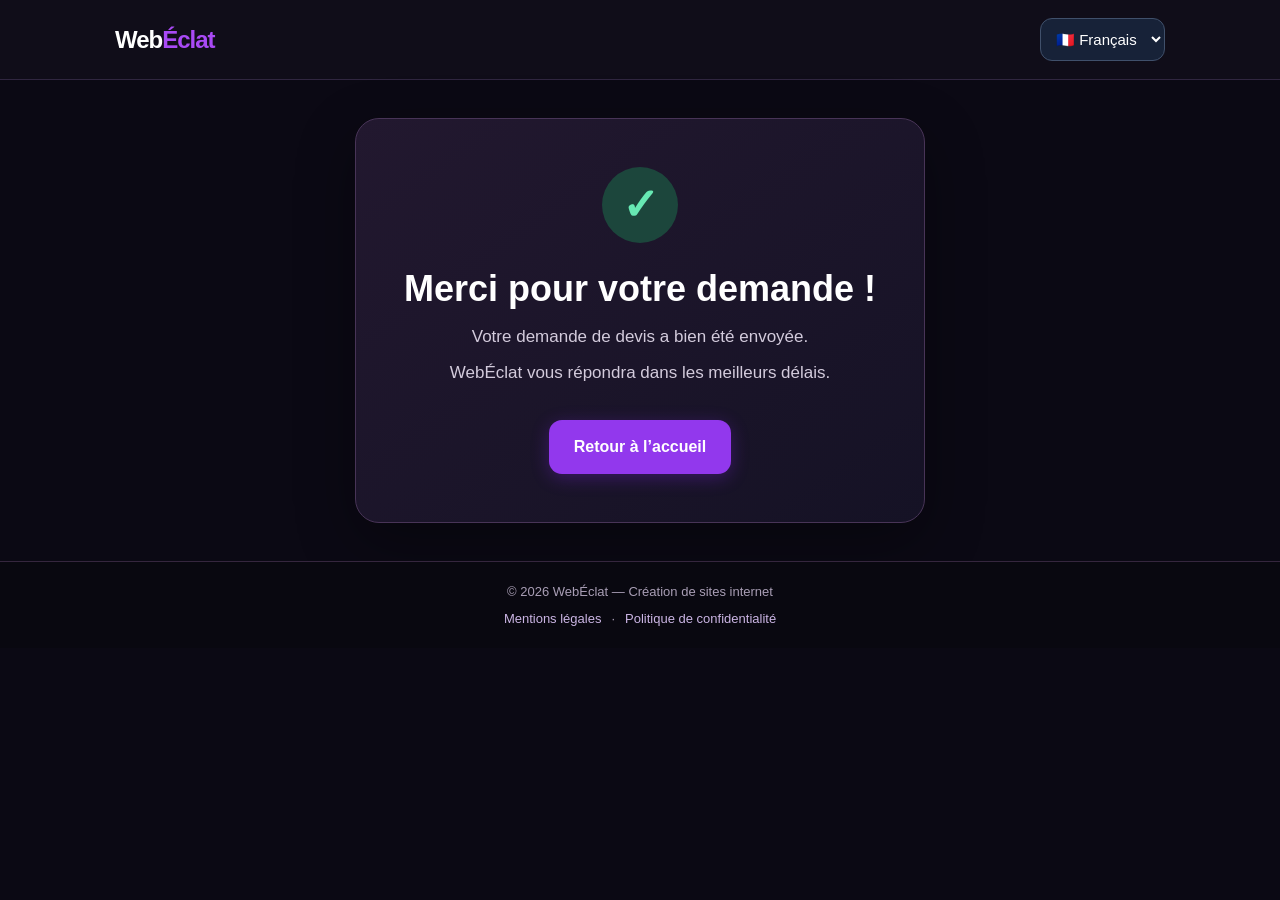
<file: merci.html>
<!DOCTYPE html>
<html lang="fr">
<head>
<meta charset="utf-8">
<meta name="viewport" content="width=device-width, initial-scale=1">
<meta name="robots" content="noindex, nofollow">
<title>Merci pour votre demande | WebÉclat</title>
<link rel="stylesheet" href="style.css">
<style>
*{box-sizing:border-box}
html,body{min-height:100%;margin:0}
body{background:#0b0914;color:#fff;font-family:Arial,Helvetica,sans-serif;display:flex;flex-direction:column;line-height:1.5}
.topbar{background:#100d19;border-bottom:1px solid #302640;padding:18px max(18px,calc((100% - 1050px)/2));display:flex;align-items:center;justify-content:space-between;gap:12px}
.logo{font-size:24px;font-weight:800;letter-spacing:-1px;color:white;text-decoration:none}.logo span{color:#a94af5}
.lang{background:#172238;color:#fff;border:1px solid #40506b;border-radius:12px;padding:11px;font-size:15px;max-width:160px}
main{flex:1;display:flex;align-items:center;justify-content:center;padding:38px 18px}
.panel{width:100%;max-width:570px;background:linear-gradient(145deg,#22182f,#151225);border:1px solid #483457;border-radius:24px;padding:48px 28px;text-align:center;box-shadow:0 20px 60px #0005}
.check{display:inline-flex;align-items:center;justify-content:center;width:76px;height:76px;border-radius:50%;background:#1c463c;color:#67e8b3;font-size:44px;font-weight:700;margin-bottom:14px}
h1{font-size:clamp(26px,5vw,36px);line-height:1.2;margin:10px 0 14px}p{font-size:17px;color:#d3cbdc;margin:10px 0}
a.button{display:inline-block;background:#9238ed;color:white;text-decoration:none;font-weight:700;padding:15px 25px;border-radius:13px;margin-top:25px;box-shadow:0 4px 18px #7a25df55}a.button:hover{background:#a84cf7}
footer{text-align:center;padding:20px 12px;color:#a99eb5;font-size:13px}.legal-links{display:flex;justify-content:center;align-items:center;flex-wrap:wrap;gap:10px;margin-top:7px}.legal-links a{color:#cbb5e4;text-decoration:none}.legal-links a:hover{text-decoration:underline}
@media(max-width:480px){.logo{font-size:21px}.panel{padding:35px 20px}.topbar{padding:15px 18px}}
</style>
</head>
<body>
<header class="topbar"><a class="logo" href="./">Web<span>Éclat</span></a><select class="lang" id="language" aria-label="Langue"><option value="fr">🇫🇷 Français</option><option value="en">🇬🇧 English</option><option value="es">🇪🇸 Español</option><option value="de">🇩🇪 Deutsch</option><option value="ru">🇷🇺 Русский</option></select></header>
<main><section class="panel" aria-live="polite"><div class="check" aria-hidden="true">✓</div><h1 id="title">Merci pour votre demande !</h1><p id="message">Votre demande de devis a bien été envoyée.</p><p id="followup">WebÉclat vous répondra dans les meilleurs délais.</p><a class="button" href="./" id="home">Retour à l'accueil</a></section></main>
<footer>© 2026 WebÉclat — Création de sites internet<div class="legal-links"><a href="mentions-legales.html">Mentions légales</a><span aria-hidden="true">·</span><a href="politique-confidentialite.html">Politique de confidentialité</a></div></footer>
<script>
const copy={
fr:['Merci pour votre demande !','Votre demande de devis a bien été envoyée.','WebÉclat vous répondra dans les meilleurs délais.',"Retour à l’accueil"],
en:['Thank you for your request!','Your quote request has been sent successfully.','WebÉclat will reply as soon as possible.','Back to home'],
es:['¡Gracias por tu solicitud!','Tu solicitud de presupuesto se ha enviado correctamente.','WebÉclat te responderá lo antes posible.','Volver al inicio'],
de:['Vielen Dank für Ihre Anfrage!','Ihre Angebotsanfrage wurde erfolgreich gesendet.','WebÉclat wird sich schnellstmöglich bei Ihnen melden.','Zur Startseite'],
ru:['Спасибо за ваш запрос!','Ваш запрос на расчёт успешно отправлен.','WebÉclat ответит вам в ближайшее время.','На главную']
};
const select=document.getElementById('language');
function setLanguage(lang){if(!copy[lang])lang='fr';document.documentElement.lang=lang;select.value=lang;['title','message','followup','home'].forEach((id,i)=>document.getElementById(id).textContent=copy[lang][i]);try{localStorage.setItem('webeclat-language',lang)}catch(e){}}
let saved='fr';try{saved=localStorage.getItem('webeclat-language')||'fr'}catch(e){}
setLanguage(saved);select.addEventListener('change',e=>setLanguage(e.target.value));
</script>
</body>
</html>
</file>
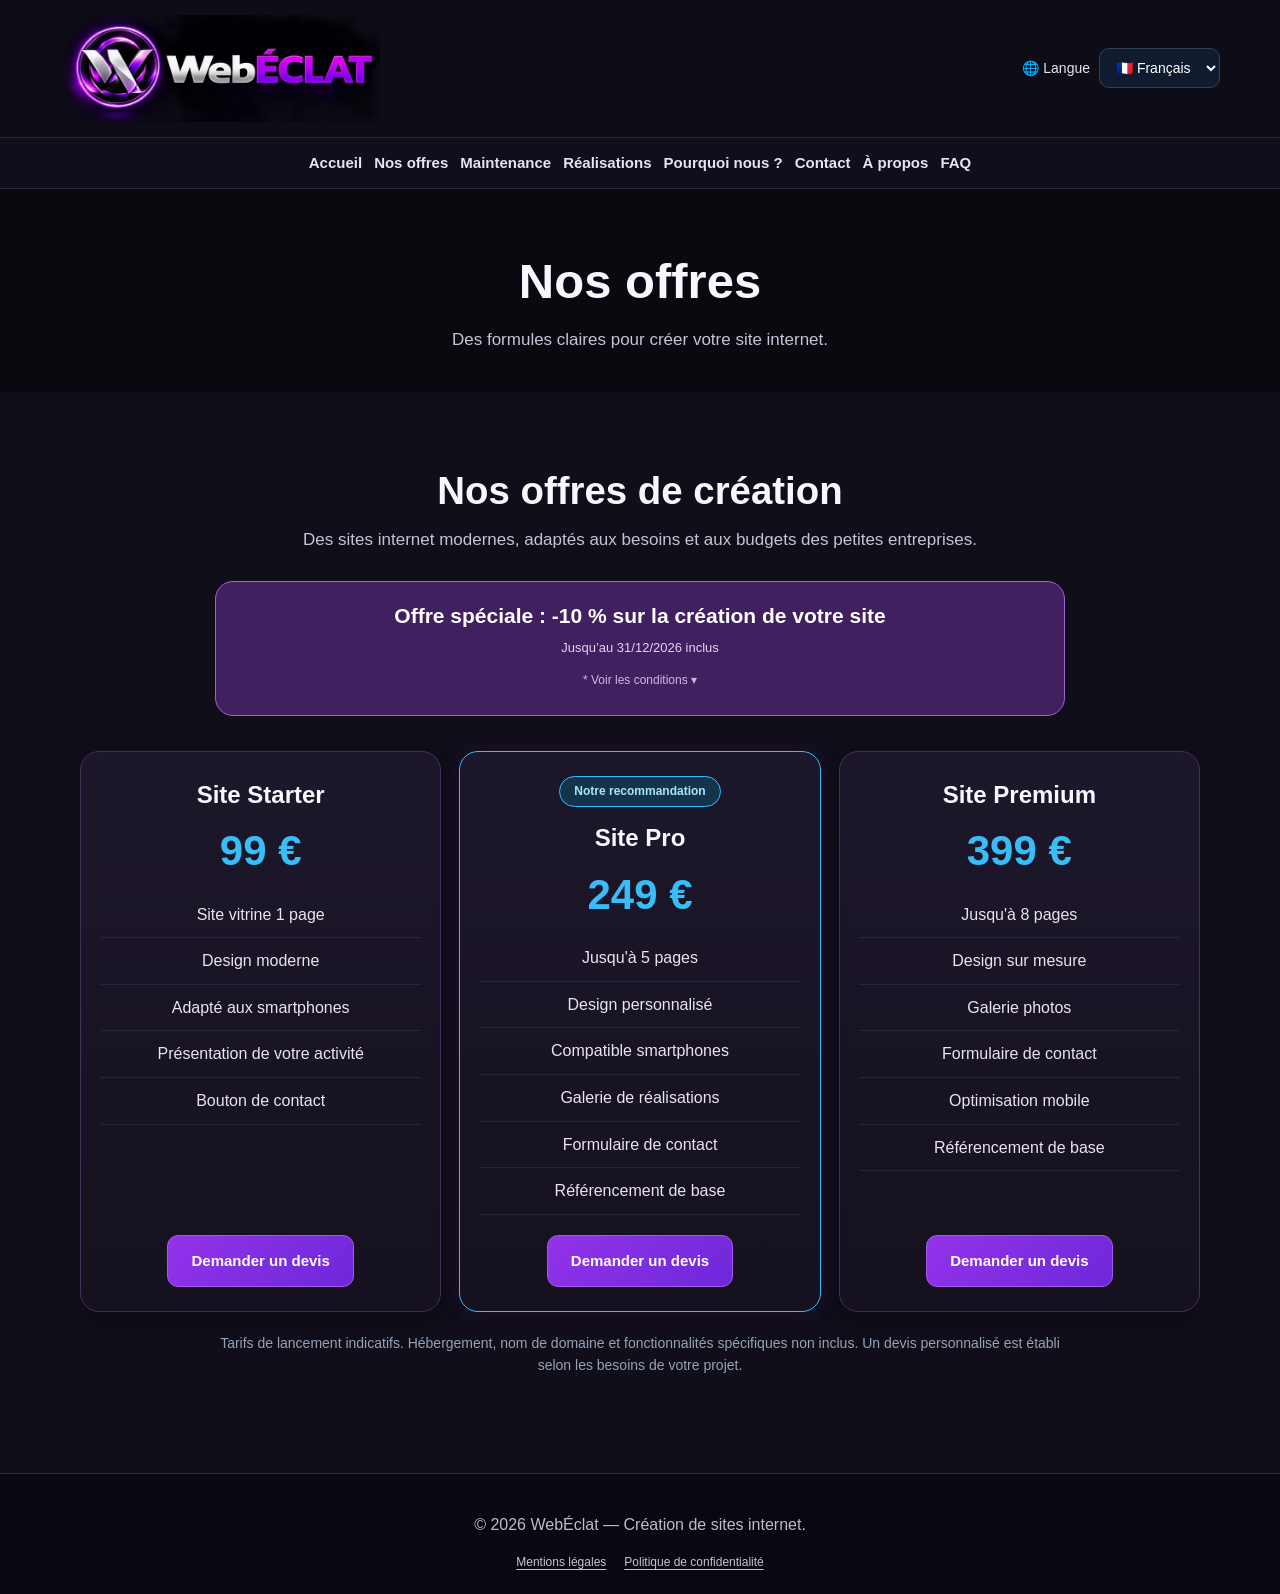
<file: offres.html>
<!DOCTYPE html><html lang="fr"><head>
<meta charset="utf-8"/>
<meta content="width=device-width, initial-scale=1.0" name="viewport"/>
<meta content="WebÉclat crée des sites internet modernes et professionnels pour les artisans, commerçants et indépendants." name="description"/>
<title>WebÉclat | Création de sites internet</title>
<link href="style.css" rel="stylesheet"/>
<style>
    /* MENU SMARTPHONE */
    .site-navigation {
      position: relative;
      z-index: 10;
    }

    .menu-toggle {
      display: none;
    }

    .nav-links {
      display: flex;
      justify-content: center;
      align-items: center;
      flex-wrap: wrap;
      gap: 12px;
    }

    /* REALISATION */
    .portfolio-card {
      max-width: 850px;
      margin: 35px auto 0;
      padding: 25px;
      background: #151d30;
      border: 1px solid #293850;
      border-radius: 20px;
      text-align: center;
      overflow: hidden;
    }

    .portfolio-image {
      display: block;
      width: 100%;
      height: auto;
      max-height: 480px;
      object-fit: contain;
      background: #0b1020;
      border-radius: 12px;
    }

    .portfolio-card h3 {
      color: #38bdf8;
      font-size: 28px;
    }

    .contact-box {
      max-width: 650px;
      margin: 35px auto 0;
      padding: 35px 25px;
      background: #151d30;
      border: 1px solid #293850;
      border-radius: 20px;
      text-align: center;
    }

    .contact-email {
      display: inline-block;
      margin: 15px 0;
      color: #38bdf8;
      font-weight: bold;
      overflow-wrap: anywhere;
    }

    .note {
      max-width: 850px;
      margin: 20px auto;
      color: #94a3b8;
      font-size: 14px;
    }

    @media (max-width: 768px) {
      .site-navigation {
        display: block;
        padding: 0;
      }

      .menu-toggle {
        display: flex;
        align-items: center;
        justify-content: center;
        gap: 10px;
        width: 100%;
        padding: 16px;
        border: 0;
        background: #101b30;
        color: #ffffff;
        font-size: 17px;
        font-weight: 700;
        cursor: pointer;
      }

      .nav-links {
        display: none;
        flex-direction: column;
        align-items: stretch;
        gap: 0;
        padding: 0;
        background: #101b30;
      }

      .nav-links.open {
        display: flex;
      }

      .nav-links a {
        display: block;
        padding: 16px 20px;
        text-align: center;
        border-top: 1px solid #293850;
      }

      .cards {
        display: flex;
        flex-direction: column;
        align-items: stretch;
      }

      .card {
        width: 100%;
        max-width: 100%;
      }

      .portfolio-card {
        padding: 15px;
      }

      .contact-box {
        padding: 25px 18px;
      }
    }
  </style>
<style>
header{display:flex;align-items:center;justify-content:space-between;gap:16px;flex-wrap:wrap}
.language-wrap{display:flex;align-items:center;gap:9px;color:#e2e8f0;font-size:14px}
.language-wrap select{background:#101b30;color:#fff;border:1px solid #334155;border-radius:10px;padding:10px 12px;font-size:14px;cursor:pointer}
#maintenance .card{display:flex;flex-direction:column;gap:12px}
#maintenance .card .btn{margin-top:auto}
#maintenance .price small{font-size:15px;font-weight:500}
#maintenance .annual{color:#38bdf8;font-weight:700;margin-top:-10px}
#maintenance .popular{font-weight:700;color:#38bdf8;font-size:13px}
#maintenance .card p{line-height:1.6}
@media(max-width:768px){header{justify-content:center;text-align:center}.language-wrap{width:100%;justify-content:center}}
</style><style>
/* ACCÈS RAPIDE AUX PRIX, VISIBLE DÈS L'ACCUEIL */
.quick-prices{display:grid;grid-template-columns:repeat(2,minmax(0,1fr));gap:12px;max-width:660px;margin:24px auto}
.quick-price{position:relative;display:flex;flex-direction:column;align-items:center;justify-content:center;gap:4px;padding:15px 20px;border:1px solid #38bdf8;border-radius:14px;background:#15243b;color:#fff;text-decoration:none;line-height:1.35}
.quick-price strong{color:#38bdf8;font-size:19px}
.quick-price small{font-size:12px;margin-left:3px}
.quick-arrow{position:absolute;right:12px;top:10px;color:#38bdf8}
#services,#maintenance{scroll-margin-top:10px}
@media(max-width:768px){
  header{padding:10px 12px!important;gap:6px!important}
  .logo{font-size:22px!important}
  .language-wrap{margin:0!important}
  .language-wrap select{padding:7px!important}
  .menu-toggle{padding:10px!important}
  .hero{padding:26px 14px 30px!important}
  .hero h1{font-size:clamp(25px,6vw,32px)!important;line-height:1.2!important;margin:0 auto 12px!important}
  .hero p{font-size:14px!important;line-height:1.45!important;margin:0 auto 12px!important}
  .quick-prices{gap:8px;margin:12px auto!important}
  .quick-price{padding:12px 8px!important;font-size:12px!important;min-height:74px}
  .quick-price strong{font-size:15px!important}
  .quick-arrow{right:5px;top:4px}
  .hero>.btn{padding:10px 12px!important;margin:5px!important;font-size:13px!important}
  .section{padding:36px 14px!important}
  .section h2{margin-bottom:12px!important}
  .cards{gap:12px!important;margin:18px auto!important}
  .card{padding:20px!important}
  .card ul{margin:12px 0!important}
  .card li{margin:4px 0!important}
}
@media(max-width:370px){.quick-price strong{font-size:13px!important}}
</style><style>
/* Version mobile compacte : préserve le fond et les couleurs de style.css */
.hero-short{display:none}
@media(max-width:768px){
  header{display:flex!important;flex-direction:row!important;flex-wrap:nowrap!important;justify-content:space-between!important;align-items:center!important;gap:8px!important;padding:9px 12px!important;min-height:0!important}
  header .logo{font-size:clamp(18px,4.5vw,23px)!important;white-space:nowrap!important;line-height:1.1!important;margin:0!important}
  .language-wrap{width:auto!important;flex:0 0 auto!important;margin:0!important;gap:0!important}
  .language-wrap label{display:none!important}
  .language-wrap select{max-width:145px!important;width:145px!important;padding:7px 5px!important;font-size:12px!important;border-radius:9px!important}
  .site-navigation{padding:0!important}
  .menu-toggle{padding:9px!important;font-size:14px!important;line-height:1.3!important}
  .hero{min-height:0!important;height:auto!important;padding:30px 13px 26px!important;display:block!important}
  .hero h1{font-size:clamp(24px,6vw,31px)!important;line-height:1.16!important;margin:0 auto 12px!important;max-width:600px!important}
  .hero .hero-long{display:none!important}
  .hero .hero-short{display:block!important;font-size:14px!important;line-height:1.4!important;max-width:550px!important;margin:0 auto 14px!important}
  .quick-prices{display:grid!important;grid-template-columns:repeat(2,minmax(0,1fr))!important;gap:8px!important;margin:14px auto 12px!important;max-width:540px!important}
  .quick-price{min-height:70px!important;padding:12px 5px!important;font-size:12px!important;gap:4px!important}
  .quick-price strong{font-size:clamp(12px,3.5vw,16px)!important;white-space:nowrap!important}
  .quick-price small{font-size:10px!important}
  .quick-arrow{top:2px!important;right:4px!important}
  .hero>a.btn{display:inline-block!important;max-width:none!important;width:auto!important;padding:10px 12px!important;margin:4px 3px!important;font-size:13px!important;line-height:1.25!important}
  .section{padding:35px 14px!important}
  .section h2{font-size:26px!important}
  .cards{gap:12px!important;margin:18px auto!important}
  .card{padding:20px!important}
}
@media(max-width:370px){header .logo{font-size:17px!important}.language-wrap select{width:125px!important}.quick-price strong{font-size:12px!important}}
</style><style>
@media(max-width:768px){
 #services,#maintenance{padding:24px 14px!important}
 #services h2,#maintenance h2{font-size:25px!important;line-height:1.2!important;margin:0 0 7px!important}
 #services .intro,#maintenance .intro{font-size:14px!important;line-height:1.4!important;margin:0 auto 12px!important}
 #services .cards,#maintenance .cards{margin:10px auto!important;gap:10px!important}
 #services .card,#maintenance .card{padding:16px!important;border-radius:15px!important;gap:5px!important}
 #services .card h3,#maintenance .card h3{font-size:20px!important;margin:0 0 2px!important}
 #services .card .price,#maintenance .card .price{font-size:29px!important;margin:0 0 5px!important}
 #services .card ul{margin:5px 0 12px!important;padding-left:19px!important}
 #services .card li{font-size:14px!important;margin:2px 0!important;line-height:1.45!important}
 #services .card .btn,#maintenance .card .btn{padding:10px 12px!important;margin:8px 0 0!important;font-size:14px!important}
 #maintenance .card p{font-size:14px!important;margin:4px 0!important}
 #services .note,#maintenance .note{font-size:12px!important;margin:12px auto!important}
}
.quote-form{display:grid;gap:13px;text-align:left;max-width:650px;margin:20px auto}
.quote-form label{font-weight:600;font-size:14px}
.quote-form input.quote-form select.quote-form textarea{width:100%;margin-top:5px;padding:12px 14px;border:1px solid #40506b;background:#0b1427;color:#fff;border-radius:10px;font:inherit}
.quote-form textarea{min-height:110px;resize:vertical}
.quote-form .btn{cursor:pointer;width:100%;margin:5px 0}
.quote-form .form-consent{display:flex;align-items:flex-start;gap:9px;font-weight:400;line-height:1.4}
.quote-form .form-consent input{width:auto;margin:4px 0 0}
.form-privacy{font-size:12px;color:#b6c5da}
</style><style>
/* Offres compactes sur mobile, même si style.css définit des espacements */
@media(max-width:768px){
  section#services,section#maintenance{padding:19px 12px!important}
  section#services>h2,section#maintenance>h2{font-size:23px!important;line-height:1.18!important;margin:0 0 6px!important;padding:0!important}
  section#services>p.intro,section#maintenance>p.intro{font-size:13px!important;line-height:1.35!important;margin:0 auto 11px!important;padding:0!important}
  section#services .cards,section#maintenance .cards{gap:10px!important;margin:10px auto!important}
  section#services article.card,section#maintenance article.card{padding:13px 14px!important;min-height:0!important}
  section#services article.card h3,section#maintenance article.card h3{font-size:19px!important;line-height:1.2!important;margin:0 0 4px!important;padding:0!important}
  section#services article.card .price,section#maintenance article.card .price{font-size:28px!important;line-height:1.15!important;margin:0 0 8px!important;padding:0!important}
  section#services article.card ul,section#maintenance article.card ul{margin:5px 0 9px!important;padding:0!important;list-style:none!important}
  section#services article.card ul li,section#maintenance article.card ul li{font-size:14px!important;line-height:1.3!important;margin:0!important;padding:7px 3px!important;min-height:0!important}
  section#services article.card a.btn,section#maintenance article.card a.btn{padding:10px!important;margin:8px 0 0!important}
}
#quote-success{display:none;max-width:650px;margin:14px auto;padding:15px;border:1px solid #8c45ff;border-radius:12px;background:#221631;color:#fff;text-align:center}
#quote-success:target{display:block}
</style><style>
/* Optimisation mobile 2026 : aucune modification de l'affichage ordinateur */
@media (max-width:768px) {
  header {padding:9px 12px!important;gap:7px!important;min-height:60px!important;}
  header .logo {font-size:clamp(17px,4.3vw,22px)!important;letter-spacing:-.5px!important;}
  header .language-wrap {margin-left:auto!important;min-width:0!important;}
  header .language-wrap select {width:clamp(105px,28vw,138px)!important;max-width:138px!important;font-size:12px!important;padding:8px 3px!important;}
  header .menu-toggle {display:flex!important;flex:0 0 39px!important;width:39px!important;height:39px!important;min-width:39px!important;padding:0!important;border:1px solid #34415d!important;border-radius:10px!important;background:#142137!important;font-size:21px!important;align-items:center!important;justify-content:center!important;line-height:1!important;}
  .site-navigation {min-height:0!important;border:0!important;}
  .site-navigation .nav-links {position:relative!important;z-index:15!important;}
  .site-navigation .nav-links a {padding:12px 16px!important;font-size:14px!important;}
  .hero {padding:21px 12px 22px!important;}
  .hero h1 {font-size:clamp(22px,5.45vw,28px)!important;line-height:1.15!important;margin:0 auto 9px!important;max-width:540px!important;letter-spacing:-.45px!important;}
  .hero .hero-short {font-size:13px!important;line-height:1.35!important;margin:0 auto 10px!important;}
  .quick-prices {gap:7px!important;margin:10px auto 9px!important;}
  .quick-price {min-height:60px!important;padding:9px 5px!important;border-radius:12px!important;gap:3px!important;}
  .quick-price strong {font-size:clamp(11px,3.4vw,15px)!important;}
  .quick-price small {font-size:9px!important;}
  .hero>a.btn {padding:9px 10px!important;margin:3px 2px!important;font-size:12px!important;border-radius:11px!important;}
  section#services,section#maintenance {padding:18px 12px!important;}
  section#services>h2,section#maintenance>h2 {font-size:22px!important;margin:0 0 5px!important;}
  section#services>p.intro,section#maintenance>p.intro {font-size:12.5px!important;margin:0 auto 9px!important;}
  section#services article.card,section#maintenance article.card {padding:12px!important;}
  section#services article.card h3,section#maintenance article.card h3 {font-size:18px!important;}
  section#services article.card .price,section#maintenance article.card .price {font-size:27px!important;margin-bottom:5px!important;}
  section#services article.card ul li,section#maintenance article.card ul li {padding:6px 3px!important;font-size:13.5px!important;}
}
@media(max-width:360px){header{padding:8px!important;gap:5px!important}header .logo{font-size:16px!important}header .language-wrap select{width:103px!important}header .menu-toggle{flex-basis:36px!important;width:36px!important;min-width:36px!important}}
</style><style>
/* Finitions de la version mobile : bureau inchangé */
@media (max-width: 768px) {
  #services .card ul {list-style:none!important;padding:0!important;margin:9px 0 12px!important;}
  #services .card ul li {position:static!important;text-align:center!important;padding:7px 8px!important;line-height:1.45!important;}
  #services .card ul li::before {content:none!important;display:none!important;}
  #services .card .btn,#maintenance .card .btn {min-height:44px;display:inline-flex;align-items:center;justify-content:center;}
  #services .card h3,#maintenance .card h3 {line-height:1.22!important;}
  #maintenance .card p {line-height:1.5!important;}
  #realisations .portfolio-image {max-width:100%;height:auto;object-fit:cover;}
  .quote-form input.quote-form select.quote-form textarea {font-size:16px!important;min-height:44px;}
  .quote-form button {min-height:48px;}
  html {scroll-padding-top:12px;}
}
@media (max-width:360px) {
  .hero>a.btn {font-size:11px!important;padding:10px 7px!important;}
}
</style><style>/* Finitions WebÉclat : confort, lisibilité et conversion */
:root{color-scheme:dark}
button,select,input,textarea{font-family:inherit}
a:focus-visible,button:focus-visible,select:focus-visible,input:focus-visible,textarea:focus-visible{outline:3px solid #d8b4fe;outline-offset:3px}
.btn.quick-price.menu-toggle{touch-action:manipulation}
.card.portfolio-card.contact-box{overflow-wrap:anywhere}
.quote-form input:focus.quote-form select:focus.quote-form textarea:focus{border-color:#a855f7;box-shadow:0 0 0 3px rgba(168,85,247.16)}
@media(max-width:768px){
  .hero{padding-bottom:24px!important}
  .hero h1{max-width:28ch!important}
  .hero>a.btn{min-height:43px!important;display:inline-flex!important;align-items:center;justify-content:center}
  section#services article.card,section#maintenance article.card{border-radius:16px!important}
  section#services article.card ul li{font-size:14px!important;line-height:1.45!important}
  section#services article.card .btn,section#maintenance article.card .btn{width:100%;margin-left:0!important;margin-right:0!important}
  #avantages .card{padding:17px!important}
  #avantages .card h3{font-size:19px!important;margin-bottom:6px!important}
  #avantages .card p{font-size:14px!important;line-height:1.5!important;margin:0!important}
  #realisations .portfolio-card{margin-top:15px!important}
  #realisations .portfolio-card h3{font-size:22px!important;margin:12px 0 6px!important}
  #contact .quote-form-wrap{max-width:650px;margin:auto}
  #contact .quote-form{gap:11px}
  #contact .contact-box{margin-top:22px}
  .section .intro{font-size:14px!important;line-height:1.45!important}
}
@media(prefers-reduced-motion:reduce){html{scroll-behavior:auto!important}*,*::before,*::after{animation-duration:.01ms!important;transition-duration:.01ms!important}}
</style><meta content="#09090f" name="theme-color"/><style>
/* Choix du mode de demande de devis */
.quote-choice[hidden]{display:none!important}
.quote-choice{position:fixed;inset:0;z-index:1000;display:flex;align-items:center;justify-content:center;padding:18px;background:rgba(0,0,0.78)}
.quote-choice-panel{position:relative;width:min(100%,440px);max-height:90vh;overflow:auto;padding:26px 20px;background:#171525;border:1px solid #8d48ec;border-radius:18px;color:#fff;text-align:center;box-shadow:0 20px 70px #0009}
.quote-choice-panel h2{font-size:23px;line-height:1.25;margin:8px 26px 12px}
.quote-choice-panel p{color:#d8d4e5;line-height:1.5;margin:0 0 18px}
.quote-choice-panel .btn{display:block;width:100%;margin:10px 0;padding:13px 12px;font-size:15px;min-height:48px}
.quote-choice-panel .quote-secondary{background:#242138;border-color:#796397}
.quote-choice-close{position:absolute;right:10px;top:8px;width:38px;height:38px;border:0;border-radius:10px;background:transparent;color:#fff;font-size:27px;cursor:pointer}
@media(max-width:380px){.quote-choice-panel{padding:22px 15px}.quote-choice-panel h2{font-size:20px}}
</style>
<style id="webeclat-mobile-pro">
/* Finitions smartphone WebÉCLAT : affichage 320–768 px */
@media (max-width: 768px) {
  html, body { width: 100%; overflow-x: clip; }
  body { -webkit-text-size-adjust: 100%; }
  header {
    display:flex!important; align-items:center!important; justify-content:space-between!important;
    flex-wrap:nowrap!important; gap:6px!important; min-height:72px!important;
    padding:9px 10px!important; text-align:left!important;
  }
  header .logo { display:flex!important; flex:1 1 auto!important; min-width:0!important; align-items:center!important; }
  header .logo .brand-full-logo {
    display:block!important; width:100%!important; max-width:225px!important;
    height:auto!important; object-fit:contain!important; mix-blend-mode:screen!important;
  }
  header .language-wrap { width:auto!important; flex:0 0 auto!important; margin:0!important; }
  header .language-wrap label { display:none!important; }
  header .language-wrap select {
    width:96px!important; max-width:96px!important; min-height:42px!important;
    font-size:12px!important; padding:6px 4px!important; border-radius:10px!important;
  }
  header .menu-toggle {
    display:flex!important; flex:0 0 42px!important; width:42px!important; min-width:42px!important;
    height:42px!important; padding:0!important; font-size:22px!important;
    align-items:center!important; justify-content:center!important;
  }
  .site-navigation { padding:0!important; }
  .site-navigation .nav-links a { min-height:44px!important; display:flex!important; align-items:center!important; }
  section.hero {
    padding:25px 15px 27px!important; min-height:0!important;
    background-position:center!important;
  }
  section.hero h1 {
    font-size:clamp(24px,6.2vw,30px)!important; line-height:1.16!important;
    max-width:22ch!important; letter-spacing:-.5px!important; margin:0 auto 11px!important;
    text-wrap:balance;
  }
  section.hero .hero-short {
    display:block!important; max-width:36ch!important; margin:0 auto 13px!important;
    font-size:clamp(14px,3.65vw,16px)!important; line-height:1.48!important;
  }
  section.hero .quick-prices {
    width:100%!important; max-width:520px!important; gap:9px!important;
    margin:12px auto 13px!important;
    grid-template-columns:repeat(2,minmax(0,1fr))!important;
  }
  section.hero .quick-price {
    min-height:76px!important; padding:12px 7px!important; border-radius:15px!important;
  }
  section.hero .quick-price strong { font-size:clamp(12px,3.6vw,17px)!important; }
  section.hero .quick-price small { font-size:10px!important; }
  section.hero>a.btn {
    display:inline-flex!important; align-items:center!important; justify-content:center!important;
    min-height:48px!important; padding:12px 14px!important; margin:3px 3px!important;
    font-size:clamp(12px,3.5vw,15px)!important; border-radius:13px!important;
  }
  section#services, section#maintenance, section#realisations, section#avantages, section#contact {
    padding:42px 16px!important;
  }
  section#services>h2, section#maintenance>h2 {
    font-size:clamp(25px,6.2vw,30px)!important; line-height:1.2!important; margin-bottom:12px!important;
  }
  section#services>p.intro, section#maintenance>p.intro {
    font-size:15px!important; line-height:1.5!important; margin:0 auto 24px!important;
  }
  section#services .cards, section#maintenance .cards {
    grid-template-columns:1fr!important; gap:18px!important; margin:20px auto 0!important;
  }
  section#services article.card, section#maintenance article.card {
    padding:25px 20px!important; border-radius:22px!important;
  }
  section#services article.card h3, section#maintenance article.card h3 {
    font-size:23px!important; margin:0 0 12px!important;
  }
  section#services article.card .price, section#maintenance article.card .price {
    font-size:38px!important; margin-bottom:16px!important;
  }
  section#services article.card ul li, section#maintenance article.card ul li {
    padding:12px 7px!important; font-size:15px!important; line-height:1.45!important;
  }
  section#services article.card .btn, section#maintenance article.card .btn {
    min-height:52px!important; font-size:16px!important; border-radius:14px!important;
  }
  .quote-form input.quote-form select.quote-form textarea { font-size:16px!important; }
}
@media (max-width: 370px) {
  header { gap:4px!important; padding:8px 7px!important; }
  header .logo .brand-full-logo { max-width:185px!important; }
  header .language-wrap select { width:87px!important; max-width:87px!important; font-size:11px!important; }
  header .menu-toggle { flex-basis:39px!important; width:39px!important; min-width:39px!important; }
  section.hero { padding-left:10px!important; padding-right:10px!important; }
  section.hero .quick-price { padding:12px 4px!important; }
}
</style>
<style id="webeclat-mobile-final-2026">
/* Ajustements finaux pour smartphone uniquement ; design ordinateur inchangé. */
@media (max-width: 768px) {
  section.hero .quick-prices {
    display: grid !important;
    grid-template-columns: minmax(0, 1fr) !important;
    width: 100% !important;
    max-width: 410px !important;
    gap: 10px !important;
    margin: 16px auto !important;
  }
  section.hero .quick-price {
    width: 100% !important;
    min-height: 76px !important;
    padding: 12px 26px !important;
  }
  section.hero .quick-price strong {
    display: block !important;
    max-width: 100% !important;
    white-space: normal !important;
    overflow-wrap: anywhere !important;
    font-size: clamp(15px, 4.2vw, 19px) !important;
    line-height: 1.4 !important;
  }
  section.hero .quick-price small {
    font-size: 11px !important;
    white-space: nowrap !important;
  }
  section.hero .quick-arrow { right: 12px !important; top: 10px !important; }
  section.hero h1 { max-width: 26ch !important; }
  section.hero>a.btn { min-height: 46px !important; }
  section#services article.card .price,
  section#maintenance article.card .price { font-size: 36px !important; }
}
</style>
<style id="webeclat-mobile-carousel-2026">
/* Ajustements mobiles uniquement : accueil pleine hauteur et cartes à glisser. */
@media (max-width: 768px) {
  section.hero {
    min-height: calc(100svh - 72px) !important;
    height: auto !important;
    display: flex !important;
    flex-direction: column !important;
    align-items: center !important;
    justify-content: center !important;
    padding: 20px 14px 26px !important;
  }
  section.hero h1 { font-size: clamp(23px, 5.7vw, 30px) !important; }
  section.hero .quick-prices {
    display: grid !important;
    grid-template-columns: minmax(0, 1fr) !important;
    width: 100% !important;
    max-width: 410px !important;
    gap: 9px !important;
    margin: 12px auto !important;
  }
  section.hero .quick-price { min-height: 67px !important; padding: 10px 20px !important; }
  section.hero .quick-price strong {
    white-space: normal !important;
    overflow-wrap: normal !important;
    word-break: normal !important;
    font-size: clamp(14px, 3.8vw, 18px) !important;
  }
  section.hero .quick-price small { white-space: nowrap !important; }
  section.hero > a.btn { min-height: 44px !important; }
  /* Les cartes restent côte à côte sur ordinateur ; glissement natif sur téléphone. */
  section#services .cards,
  section#maintenance .cards {
    display: flex !important;
    flex-direction: row !important;
    flex-wrap: nowrap !important;
    align-items: stretch !important;
    justify-content: flex-start !important;
    gap: 14px !important;
    width: calc(100% + 16px) !important;
    max-width: none !important;
    margin: 15px -8px 0 !important;
    padding: 3px 8px 18px !important;
    overflow-x: auto !important;
    overflow-y: hidden !important;
    scroll-snap-type: x mandatory;
    scroll-padding-inline: 8px;
    -webkit-overflow-scrolling: touch;
    overscroll-behavior-x: contain;
    scrollbar-width: thin;
  }
  section#services .cards > article.card,
  section#maintenance .cards > article.card {
    flex: 0 0 min(82vw, 340px) !important;
    width: min(82vw, 340px) !important;
    min-width: min(82vw, 340px) !important;
    max-width: min(82vw, 340px) !important;
    box-sizing: border-box !important;
    scroll-snap-align: start;
    padding: 20px 17px !important;
  }
  section#services .card .price,
  section#maintenance .card .price { font-size: 33px !important; }
  section#services, section#maintenance { overflow: hidden; }
  section#services > p.intro::after,
  section#maintenance > p.intro::after {
    content: "  ← Faites glisser les offres →";
    display: block;
    color: #c084fc;
    font-size: 12px;
    font-weight: 700;
    margin-top: 8px;
  }
  section#realisations .portfolio-card { padding: 15px !important; }
}
@media (max-width: 370px) {
  section.hero { padding: 13px 10px 18px !important; }
  section.hero .quick-price { min-height: 62px !important; }
  section.hero .quick-price strong { font-size: 13px !important; }
}
@media (prefers-reduced-motion: reduce) {
  section#services .cards, section#maintenance .cards { scroll-behavior: auto !important; }
}
</style>
<style id="webeclat-mobile-finitions-2026">
/* Finitions mobiles : accueil resserré, boutons sur une ligne et cartes plus courtes. */
@media (max-width: 768px) {
  section.hero {
    min-height: 0 !important;
    height: auto !important;
    display: block !important;
    padding: 28px 12px 24px !important;
    text-align: center !important;
  }
  section.hero h1 { margin: 0 auto 12px !important; }
  section.hero .hero-short { margin: 0 auto 13px !important; }
  section.hero .quick-prices { margin: 13px auto 14px !important; gap: 9px !important; }
  section.hero > a.btn {
    display: inline-flex !important;
    width: calc(50% - 12px) !important;
    max-width: 210px !important;
    min-height: 46px !important;
    padding: 9px 6px !important;
    margin: 3px 3px !important;
    font-size: clamp(11px, 3.2vw, 14px) !important;
    line-height: 1.2 !important;
    vertical-align: middle !important;
    white-space: normal !important;
    box-sizing: border-box !important;
  }
  section#services, section#maintenance { padding: 29px 13px !important; }
  section#services > p.intro, section#maintenance > p.intro { margin-bottom: 12px !important; }
  section#services .cards, section#maintenance .cards { margin-top: 10px !important; padding-bottom: 12px !important; }
  section#services .cards > article.card, section#maintenance .cards > article.card {
    padding: 17px 14px !important;
    gap: 6px !important;
  }
  section#services article.card h3, section#maintenance article.card h3 { margin-bottom: 5px !important; font-size: 21px !important; }
  section#services article.card .price, section#maintenance article.card .price { font-size: 31px !important; margin-bottom: 7px !important; }
  section#services article.card ul { margin: 5px 0 9px !important; }
  section#services article.card ul li { padding: 6px 3px !important; line-height: 1.35 !important; }
  section#services article.card a.btn, section#maintenance article.card a.btn { min-height: 45px !important; margin-top: 8px !important; font-size: 14px !important; }
  section#services > p.note, section#maintenance > p.note { margin: 10px auto !important; font-size: 12px !important; line-height: 1.45 !important; }
}
@media (max-width: 360px) {
  section.hero > a.btn { font-size: 11px !important; padding: 9px 4px !important; }
}
</style>
<style id="webeclat-hero-viewport-fix-2026">
/* Correctif final : placé après les anciens styles intégrés pour éviter les conflits. */
@media (max-width: 768px) {
  section.hero#accueil {
    box-sizing: border-box !important;
    min-height: calc(100vh - 72px) !important;
    min-height: calc(100svh - 72px) !important;
    height: auto !important;
    display: grid !important;
    grid-template-columns: repeat(2, minmax(0, 1fr)) !important;
    align-content: center !important;
    justify-items: stretch !important;
    column-gap: 6px !important;
    row-gap: 0 !important;
    padding: 24px 14px 30px !important;
  }
  section.hero#accueil > h1,
  section.hero#accueil > p,
  section.hero#accueil > .quick-prices {
    grid-column: 1 / -1 !important;
  }
  section.hero#accueil > a.btn {
    display: inline-flex !important;
    width: 100% !important;
    max-width: none !important;
    min-width: 0 !important;
    margin: 3px 0 !important;
    padding: 10px 5px !important;
    white-space: normal !important;
    text-align: center !important;
  }
}
</style>
<style id="webeclat-hero-balance-2026">
/* Équilibre vertical sur les téléphones assez hauts : remonte la limite basse visuelle
   en décalant doucement le contenu, sans toucher aux cartes ni au bureau. */
@media (max-width: 768px) and (min-height: 700px) {
  section.hero#accueil > h1,
  section.hero#accueil > p,
  section.hero#accueil > .quick-prices,
  section.hero#accueil > a.btn {
    position: relative !important;
    top: clamp(16px, 4.5svh, 42px) !important;
  }
}
</style>
<style id="webeclat-promo-2026">
/* Promotion discrète, cohérente avec les couleurs existantes. */
.promo-offer{max-width:850px;margin:20px auto 25px;padding:16px 20px;border:1px solid rgba(192,132,252.55);border-radius:16px;background:rgba(168,85,247.09);text-align:center}
.promo-offer strong{color:#d8b4fe;font-size:18px}
.promo-offer p{margin:6px 0;color:#f8f7ff;line-height:1.5}
.promo-offer small{display:block;color:#c9c2d7;font-size:12px;line-height:1.5}
@media(max-width:768px){.promo-offer{margin:13px auto 16px;padding:13px 12px}.promo-offer strong{font-size:16px}.promo-offer p{font-size:13px}.promo-offer small{font-size:11px}}
</style>
<style id="webeclat-faq-style">
#faq{padding-top:48px;padding-bottom:48px}
.faq-list{max-width:850px;margin:25px auto 0;display:grid;gap:12px}
.faq-list details{background:#1b1528;border:1px solid #50335f;border-radius:14px;overflow:hidden}
.faq-list summary{list-style:none;cursor:pointer;padding:19px 22px;font-weight:700;font-size:17px;display:flex;align-items:center;justify-content:space-between;gap:14px}
.faq-list summary::-webkit-details-marker{display:none}
.faq-list summary::after{content:'+';color:#c084fc;font-size:25px;line-height:1;flex:none}
.faq-list details[open] summary::after{content:'−'}
.faq-list details p{margin:0;padding:0 22px 20px;color:#d8d0e3;line-height:1.65}
@media(max-width:768px){#faq{padding:35px 16px!important}.faq-list summary{padding:16px;font-size:15px}.faq-list details p{padding:0 16px 16px;font-size:14px}}
</style>
<style id="multi-page-layout">
/* Pages courtes et navigation claire */
.page-intro{padding:64px 20px 22px;text-align:center;max-width:950px;margin:auto}
.page-intro h1{font-size:clamp(30px,5vw,49px);line-height:1.15;margin:0 0 14px}
.page-intro p{color:#c9c2d7;font-size:17px;line-height:1.6}
.page-shortcuts{display:grid;grid-template-columns:repeat(3,minmax(0,1fr));gap:16px;max-width:1040px;margin:20px auto 55px;padding:0 18px}
.page-shortcuts a{background:#1b1830;border:1px solid #403052;border-radius:18px;padding:22px;text-decoration:none;color:#f8f7ff;display:flex;flex-direction:column;gap:10px;transition:transform .15s,border-color .15s}
.page-shortcuts a:hover{transform:translateY(-3px);border-color:#a855f7}
.page-shortcuts strong{color:#d8b4fe;font-size:19px}
.page-shortcuts span{color:#c9c2d7;font-size:14px;line-height:1.5}
.about-card{max-width:850px;margin:24px auto;background:#1b1830;border:1px solid #403052;border-radius:18px;padding:28px;text-align:left;line-height:1.7}
.about-card h2{color:#d8b4fe;margin-top:0}
.site-navigation .nav-links a[aria-current="page"]{color:#d8b4fe;text-decoration:underline;text-underline-offset:6px}
@media(max-width:768px){.page-intro{padding:36px 16px 12px}.page-intro h1{font-size:29px}.page-intro p{font-size:15px}.page-shortcuts{grid-template-columns:repeat(2,minmax(0,1fr));gap:10px;margin:16px auto 28px;padding:0 12px}.page-shortcuts a{padding:17px 12px}.page-shortcuts strong{font-size:15px}.page-shortcuts span{font-size:12px}.about-card{margin:15px 12px;padding:20px}.section{padding:32px 14px!important}section.hero#accueil{min-height:0!important;display:block!important;padding:35px 14px 26px!important}section.hero#accueil>.quick-prices{grid-template-columns:repeat(2,minmax(0,1fr))!important;max-width:520px!important}section.hero#accueil>.quick-prices .quick-price{min-height:75px!important;padding:10px 5px!important}section.hero#accueil>.quick-prices .quick-price strong{font-size:clamp(11px,3.2vw,15px)!important}section.hero#accueil > h1,section.hero#accueil > p,section.hero#accueil > .quick-prices,section.hero#accueil > a.btn{position:static!important;top:auto!important}}
</style><style id="webeclat-prix-cyan-2026">
/* Accent cyan réservé aux prix, sans toucher aux boutons ni aux carrousels. */
#services .card .price, #maintenance .card .price {color:#38bdf8!important;}
#maintenance .card .price small {color:#38bdf8!important;}
.promo-offer .promo-discount {color:#38bdf8!important;}
</style>
<style>
/* Mise en valeur discrète de la formule Site Pro */
#services .card.featured{position:relative;border-color:rgba(56,189,248.7)!important}
#services .recommended-badge{display:inline-block;align-self:flex-start;width:max-content;max-width:100%;padding:5px 11px;margin-bottom:7px;border:1px solid rgba(56,189,248.45);border-radius:999px;background:rgba(56,189,248.10);color:#38bdf8;font-size:12px;font-weight:700;line-height:1.3}
</style>
<style id="webeclat-offres-mobile-audit-2026">
/* Ajustements limites à la page Offres sur smartphone ; navigation et traductions inchangées. */
@media (max-width: 768px) {
  #services { padding-top: 20px !important; }
  #services > h2 { font-size: clamp(25px, 6vw, 30px) !important; line-height: 1.2 !important; margin-bottom: 10px !important; }
  #services > .intro { font-size: 15px !important; line-height: 1.5 !important; margin: 0 auto 8px !important; }
  #services .promo-offer { margin: 12px auto 18px !important; padding: 13px 14px !important; border-radius: 17px !important; }
  #services .promo-offer strong { display: block; font-size: 18px !important; line-height: 1.3 !important; }
  #services .promo-offer p { font-size: 14px !important; line-height: 1.45 !important; margin: 9px 0 7px !important; }
  #services .promo-offer small { font-size: 12px !important; line-height: 1.45 !important; }
  #services .cards { scrollbar-width: none !important; }
  #services .cards::-webkit-scrollbar { display: none !important; }
  #services .cards > .card { padding: 18px 16px !important; }
  #services .cards > .card h3 { font-size: 23px !important; line-height: 1.25 !important; margin-bottom: 10px !important; }
  #services .cards > .card .price { font-size: 33px !important; line-height: 1.2 !important; }
  #services .cards > .card li { font-size: 15px !important; line-height: 1.4 !important; padding-top: 9px !important; padding-bottom: 9px !important; }
  #services .cards > .card .btn { font-size: 15px !important; min-height: 48px !important; }
}
</style>
<style id="webeclat-alignement-devis-2026">
/* Les cartes ont la même hauteur dans le carrousel ; les boutons restent alignés en bas. */
#services .cards { align-items: stretch !important; }
#services .cards > article.card {
  display: flex !important;
  flex-direction: column !important;
  align-items: center !important;
  height: auto;
}
#services .cards > article.card > a.btn {
  margin-top: auto !important;
  flex-shrink: 0;
}
@media (max-width: 768px) {
  #services .cards > article.card > a.btn {
    margin-top: auto !important;
    width: 100% !important;
  }
}
</style>
<style id="webeclat-alignement-devis-definitif-2026">
/* Priorité supérieure aux anciennes marges mobiles de la page. */
#services .cards { align-items: stretch !important; }
#services .cards > article.card {
  display: flex !important;
  flex-direction: column !important;
  align-self: stretch !important;
}
#services .cards > article.card > a.btn.btn,
#services .cards > article.card > a.btn[data-select-plan] {
  margin-top: auto !important;
  margin-bottom: 0 !important;
  flex-shrink: 0 !important;
}
@media (max-width: 768px) {
  #services .cards > article.card > a.btn[data-select-plan] {
    margin-top: auto !important;
    margin-bottom: 0 !important;
  }
}
</style>
<style id="webeclat-offres-mobile-vertical-2026">
/* Présentation mobile sans carrousel horizontal, uniquement sur la page Offres. */
@media (max-width: 768px) {
  html, body { max-width:100%; overflow-x:hidden; }
  section#services { overflow:visible !important; padding:22px 14px 32px !important; }
  section#services .cards {
    display:flex !important; flex-direction:column !important; align-items:stretch !important;
    flex-wrap:nowrap !important; gap:16px !important; overflow:visible !important;
    width:100% !important; max-width:520px !important; margin:16px auto 0 !important;
    padding:0 !important; scroll-snap-type:none !important;
  }
  section#services .cards > article.card {
    flex:0 0 auto !important; width:100% !important; min-width:0 !important;
    max-width:100% !important; margin:0 !important; padding:21px 18px !important;
    box-sizing:border-box !important; scroll-snap-align:none !important;
  }
  section#services > p.intro::after { content:none !important; display:none !important; }
  section#services .promo-offer {
    width:100% !important; max-width:520px !important; box-sizing:border-box !important;
    margin:16px auto 20px !important; padding:17px 16px !important;
    background:linear-gradient(135deg,#392051,#23162f) !important;
    border:1px solid #a855f7 !important; border-radius:17px !important;
    box-shadow:none !important;
  }
  section#services .promo-offer strong { color:#fff !important; font-size:19px !important; line-height:1.3 !important; }
  section#services .promo-offer p { color:#f4eaff !important; font-size:14px !important; line-height:1.5 !important; }
  section#services .promo-offer small { display:block; color:#d9cce9 !important; font-size:11.5px !important; line-height:1.5 !important; }
  section#services .promo-offer .promo-discount { color:#38bdf8 !important; }
  section#services .card.featured { position:relative !important; }
  section#services .recommended-badge {
    display:inline-block !important; width:auto !important; max-width:100% !important;
    min-height:0 !important; height:auto !important; padding:6px 12px !important;
    margin:0 auto 14px !important; border-radius:99px !important;
    background:rgba(56,189,248,.13) !important; border:1px solid rgba(56,189,248,.65) !important;
    color:#7dd3fc !important; font-size:12px !important; line-height:1.35 !important;
    white-space:normal !important; text-align:center !important;
  }
  section#services .card h3 { margin-top:0 !important; }
}
</style>
<style id="webeclat-responsive-final-2026">
/* Desktop: readable promotion and correctly-sized recommendation badges. */
@media(min-width:769px){
 #services .promo-offer{background:#40205e!important;border:1px solid #9f63d5!important;max-width:850px!important;padding:20px 24px!important}
 #services .promo-offer strong{color:#fff!important;font-size:21px!important;line-height:1.35!important}
 #services .promo-offer p{font-size:15px!important;color:#fff!important}
 #services .promo-offer small{font-size:13px!important;color:#e7d9f2!important}
 #services .cards,#maintenance .cards{gap:18px!important;align-items:stretch!important}
 #services .card,#maintenance .card{padding:24px 19px!important;display:flex!important;flex-direction:column!important;align-items:center!important}
 #services .card .btn,#maintenance .card .btn{margin-top:auto!important}
 #services .recommended-badge{display:inline-flex!important;align-items:center!important;justify-content:center!important;width:auto!important;min-width:0!important;max-width:100%!important;height:auto!important;padding:7px 14px!important;border-radius:999px!important;background:#15344b!important;border:1px solid #38bdf8!important;color:#a5e6ff!important;font-size:12px!important;font-weight:700!important;line-height:1.3!important;white-space:normal!important;align-self:center!important;margin:0 auto 12px!important}
 #maintenance .popular{display:inline-block!important;width:auto!important;height:auto!important;background:transparent!important;color:#38bdf8!important;font-size:12px!important;padding:0!important;margin-bottom:10px!important}
 #maintenance .price small{display:block!important;font-size:12px!important;margin-top:4px!important}
}
/* Mobile: one centered swipeable card; arrows and dots below. */
@media(max-width:768px){
 #services .cards,#maintenance .cards{display:flex!important;flex-wrap:nowrap!important;overflow-x:auto!important;overflow-y:hidden!important;scroll-snap-type:x mandatory!important;scroll-padding-inline:6vw!important;gap:12px!important;max-width:100%!important;width:100%!important;padding:4px 6vw 12px!important;margin:12px auto 0!important;overscroll-behavior-x:contain!important;scrollbar-width:none!important;grid-template-columns:none!important;-webkit-overflow-scrolling:touch!important}
 #services .cards::-webkit-scrollbar,#maintenance .cards::-webkit-scrollbar{display:none!important}
 #services .cards>.card,#maintenance .cards>.card{box-sizing:border-box!important;flex:0 0 88%!important;width:88%!important;min-width:88%!important;max-width:88%!important;scroll-snap-align:center!important;min-height:0!important;padding:20px 16px!important;display:flex!important;flex-direction:column!important;align-items:center!important}
 #services .card .btn,#maintenance .card .btn{margin-top:auto!important}
 #services .recommended-badge{display:inline-flex!important;width:auto!important;max-width:100%!important;height:auto!important;background:#15344b!important;color:#a5e6ff!important;border:1px solid #38bdf8!important;padding:6px 12px!important;align-self:center!important;margin:0 auto 12px!important;border-radius:999px!important;font-size:12px!important}
 #services .promo-offer{background:#40205e!important;padding:15px!important}
 #services .promo-offer strong{color:#fff!important;font-size:17px!important}
 #services .promo-offer p{color:#fff!important;font-size:14px!important}
 #services .promo-offer small{color:#e8dcf3!important;font-size:12px!important}
 #maintenance .price small{display:block!important;font-size:13px!important}
 section#services>p.intro::after,section#maintenance>p.intro::after{content:none!important;display:none!important}
 .wb-carousel-controls{display:flex!important;justify-content:center;align-items:center;gap:17px;margin:8px auto 20px}
 .wb-carousel-controls button{appearance:none;border:1px solid #75538f;background:#24162f;color:#fff;width:40px;height:40px;border-radius:50%;font-size:23px;cursor:pointer}
 .wb-carousel-dots{display:flex;gap:8px;align-items:center}
 .wb-carousel-dots button{border:0;padding:0;background:#695375;width:9px;height:9px;border-radius:999px;cursor:pointer}
 .wb-carousel-dots button[aria-current="true"]{background:#c084fc;width:23px}
}
@media(min-width:769px){.wb-carousel-controls{display:none!important}}
</style>
<style id="webeclat-mobile-carousel-final-fix">
/* Correction de priorité CSS : les anciennes règles verticales de la page Offres
   étaient plus spécifiques que celles du carrousel. Ordinateur inchangé. */
@media screen and (max-width:768px){
 section#services .cards,section#maintenance .cards{
  display:flex!important;flex-direction:row!important;align-items:stretch!important;
  flex-wrap:nowrap!important;overflow-x:auto!important;overflow-y:hidden!important;
  width:100%!important;max-width:100%!important;gap:12px!important;
  margin:12px auto 0!important;padding:4px 6% 12px!important;
  scroll-snap-type:x mandatory!important;scroll-padding-inline:6%!important;
  scrollbar-width:none!important;-webkit-overflow-scrolling:touch!important;
  overscroll-behavior-x:contain!important;box-sizing:border-box!important;
 }
 section#services .cards::-webkit-scrollbar,section#maintenance .cards::-webkit-scrollbar{display:none!important}
 section#services .cards>article.card,section#maintenance .cards>article.card{
  flex:0 0 100%!important;box-sizing:border-box!important;width:100%!important;
  min-width:100%!important;max-width:100%!important;margin:0!important;
  scroll-snap-align:center!important;display:flex!important;flex-direction:column!important;
  align-items:center!important;padding:20px 16px!important;min-height:0!important;
 }
 section#services .cards>article.card .btn,section#maintenance .cards>article.card .btn{margin-top:auto!important}
 section#services .wb-carousel-controls,section#maintenance .wb-carousel-controls{display:flex!important}
}
</style>
<style id="webeclat-promo-compacte-final">
.promo-offer{max-width:850px!important;margin:18px auto 25px!important;padding:17px 20px!important;background:linear-gradient(135deg,#2d173f,#24152f)!important;border:1px solid #a855f7!important;border-radius:18px!important;box-shadow:none!important;text-align:center!important}
.promo-offer>strong{display:block!important;color:#fff!important;font-size:clamp(19px,2.4vw,24px)!important;line-height:1.3!important;font-weight:800!important}
.promo-expiry{color:#e4d2f5;font-size:13px;margin-top:7px}
.promo-details{margin:7px auto 0;max-width:690px;border:0!important;background:transparent!important}
.promo-details>summary{display:inline-block!important;list-style:none;cursor:pointer;color:#d3b4e9!important;font-size:12px!important;padding:5px 9px!important;font-weight:400!important}
.promo-details>summary::-webkit-details-marker{display:none}
.promo-details>summary::after{content:' ▾';font-size:12px;color:#d3b4e9}
.promo-details[open]>summary::after{content:' ▴'}
.promo-detail-content{padding:7px 10px 4px;color:#e8dff0}
.promo-detail-content p{font-size:13px!important;margin:0 0 7px!important;color:#f5edf9!important;line-height:1.5!important}
.promo-detail-content small{display:block;font-size:11px!important;color:#d3c5dd!important;line-height:1.5!important}
@media(max-width:768px){.promo-offer{padding:15px 13px!important;margin:12px auto 18px!important}.promo-offer>strong{font-size:19px!important}.promo-expiry{font-size:12px}.promo-details{margin-top:5px}}
</style></head><body><header>
<div class="logo"><img alt="WebÉCLAT" class="brand-full-logo" src="images/logo-webeclat-test-76.webp"/></div>
<div class="language-wrap"><label for="languageSelect">🌐 <span data-i18n="languageLabel">Langue</span></label><select aria-label="Choisir la langue" id="languageSelect"><option value="fr">🇫🇷 Français</option><option value="en">🇬🇧 English</option><option value="es">🇪🇸 Español</option><option value="ru">🇷🇺 Русский</option><option value="de">🇩🇪 Deutsch</option></select></div><button aria-controls="navLinks" aria-expanded="false" aria-label="Ouvrir le menu" class="menu-toggle" id="menuToggle" type="button"><span aria-hidden="true">☰</span></button></header><nav aria-label="Navigation principale" class="site-navigation">
<div class="nav-links" id="navLinks">
<a data-i18n="home" href="index.html">Accueil</a>
<a data-i18n="offers" href="offres.html#services">Nos offres</a>
<a data-i18n="maintenanceNav" href="maintenance.html#maintenance">Maintenance</a><a data-i18n="works" href="realisations.html#realisations">Réalisations</a>
<a data-i18n="whyNav" href="apropos.html#avantages">Pourquoi nous ?</a>
<a data-i18n="contact" href="contact.html#contact">Contact</a>
<a href="apropos.html#avantages">À propos</a><a href="contact.html#faq">FAQ</a></div>
</nav><main><div class="page-intro"><h1>Nos offres</h1><p>Des formules claires pour créer votre site internet.</p></div><section class="section" id="services">
<h2 data-i18n="offersTitle">Nos offres de création</h2>
<p class="intro" data-i18n="offersDesc">
        Des sites internet modernes,
        adaptés aux besoins et aux budgets
        des petites entreprises.
      </p>
<aside aria-label="Offre promotionnelle WebÉclat" class="promo-offer">
<strong data-i18n="promoTitle">Offre spéciale : -10 % sur la création de votre site</strong>
<div class="promo-expiry" data-i18n="promoExpiry">Jusqu’au 31/12/2026 inclus</div>
<details class="promo-details"><summary data-i18n="promoToggle">* Voir les conditions</summary><div class="promo-detail-content"><p data-i18n="promoText">Pour toute commande d’un site avec souscription à une maintenance payante (à partir de 7,90 €/mois).</p><small data-i18n="promoConditions">Offre valable jusqu’au 31/12/2026 inclus. Remise appliquée uniquement au prix de création du site, hors maintenance, nom de domaine, hébergement spécifique et prestations supplémentaires. Devis personnalisé.</small></div></details>
</aside>
<div class="cards">
<!-- STARTER -->
<article class="card"><h3 data-i18n="essential">Site Starter</h3><div class="price">99 €</div><ul>
<li data-i18n="b1">Site vitrine 1 page</li><li data-i18n="b2">Design moderne</li><li data-i18n="b3">Adapté aux smartphones</li><li data-i18n="b4">Présentation de votre activité</li><li data-i18n="b5">Bouton de contact</li></ul>
<a class="btn" data-i18n="quote" data-select-plan="Site Starter 99 €" href="contact.html#contact">Demander un devis</a></article>
<article class="card featured"><span class="recommended-badge" data-i18n="recommendedBadge">Notre recommandation</span><h3 data-i18n="professional">Site Pro</h3><div class="price">249 €</div><ul>
<li data-i18n="p1">Jusqu'à 5 pages</li><li data-i18n="p2">Design personnalisé</li><li data-i18n="p3">Compatible smartphones</li><li data-i18n="p4">Galerie de réalisations</li><li data-i18n="p5">Formulaire de contact</li><li data-i18n="p6">Référencement de base</li></ul>
<a class="btn" data-i18n="quote" data-select-plan="Site Pro 249 €" href="contact.html#contact">Demander un devis</a></article>
<article class="card"><h3 data-i18n="premium">Site Premium</h3><div class="price">399 €</div><ul>
<li data-i18n="r1">Jusqu'à 8 pages</li><li data-i18n="r2">Design sur mesure</li><li data-i18n="r3">Galerie photos</li><li data-i18n="p5">Formulaire de contact</li><li data-i18n="r5">Optimisation mobile</li><li data-i18n="p6">Référencement de base</li></ul>
<a class="btn" data-i18n="quote" data-select-plan="Site Premium 399 €" href="contact.html#contact">Demander un devis</a></article>
</div>
<p class="note" data-i18n="offersNote">
        Tarifs de lancement indicatifs.
        Hébergement, nom de domaine et
        fonctionnalités spécifiques non inclus.
        Un devis personnalisé est établi
        selon les besoins de votre projet.
      </p>
</section></main><div class="quote-choice" hidden="" id="quoteChoice">
<div aria-describedby="quoteChoiceText" aria-labelledby="quoteChoiceTitle" aria-modal="true" class="quote-choice-panel" role="dialog">
<button aria-label="Fermer" class="quote-choice-close" id="quoteChoiceClose" type="button">×</button>
<h2 id="quoteChoiceTitle">Demander un devis</h2>
<p id="quoteChoiceText">Choisissez comment envoyer votre demande.</p>
<a class="btn" href="contact.html#contact" id="quoteChoiceForm">Remplir le formulaire</a>
<a class="btn quote-secondary" href="mailto:webcreastudio.france@gmail.com" id="quoteChoiceEmail">Envoyer un e-mail préparé</a>
</div>
</div><footer>
<p data-i18n="footer">
      © 2026 WebÉclat —
      Création de sites internet.
    </p>
<nav aria-label="Informations légales" style="display:flex;justify-content:center;align-items:center;flex-wrap:wrap;gap:6px 18px;margin-top:8px;font-size:12px;line-height:1.6;">
<a href="mentions-legales.html" style="color:#c9c2d7;text-decoration:underline;text-underline-offset:3px;">Mentions légales</a>
<a href="politique-confidentialite.html" style="color:#c9c2d7;text-decoration:underline;text-underline-offset:3px;">Politique de confidentialité</a>
</nav>
</footer><script>
    const menuToggle = document.getElementById("menuToggle");
    const navLinks = document.getElementById("navLinks");

    function closeMenu() {
      navLinks.classList.remove("open");
      menuToggle.setAttribute("aria-expanded", "false");
    }

    menuToggle.addEventListener("click", function () {
      const isOpen = navLinks.classList.toggle("open");
      menuToggle.setAttribute("aria-expanded", String(isOpen));
    });

    navLinks.querySelectorAll("a").forEach(function (link) {
      link.addEventListener("click", closeMenu);
    });

    window.addEventListener("resize", function () {
      if (window.innerWidth > 768) {
        closeMenu();
      }
    });
  </script>
<script>
const translations = {"fr": {"recommendedBadge": "Notre recommandation", "menu": "Menu", "home": "Accueil", "offers": "Nos offres", "works": "Réalisations", "whyNav": "Pourquoi nous ?", "contact": "Contact", "heroTitle": "Un site internet professionnel pour développer votre activité.", "heroDesc": "WebÉclat crée des sites internet modernes pour les artisans, commerçants et entrepreneurs. Des solutions adaptées à votre image, accessibles sur ordinateur, tablette et smartphone.", "discover": "Découvrir nos offres", "contactUs": "Nous contacter", "offersTitle": "Nos offres de création", "offersDesc": "Des sites internet modernes, adaptés aux besoins et aux budgets des petites entreprises.", "essential": "Site Essentiel", "professional": "Site Professionnel", "premium": "Site Premium", "b1": "Site vitrine 1 page", "b2": "Design moderne", "b3": "Adapté aux smartphones", "b4": "Présentation de votre activité", "b5": "Bouton de contact", "p1": "Jusqu'à 5 pages", "p2": "Design personnalisé", "p3": "Compatible smartphones", "p4": "Galerie de réalisations", "p5": "Formulaire de contact", "p6": "Référencement de base", "r1": "Jusqu'à 8 pages", "r2": "Design sur mesure", "r3": "Galerie photos", "r5": "Optimisation mobile", "quote": "Demander un devis", "offersNote": "Tarifs de lancement indicatifs. Hébergement, nom de domaine et fonctionnalités spécifiques non inclus. Un devis personnalisé est établi selon les besoins de votre projet.", "worksTitle": "Nos réalisations", "worksDesc": "Découvrez un exemple concret de site internet réalisé.", "portfolioDesc": "Création d'un site vitrine pour une entreprise de plomberie. Présentation des prestations, des tarifs, des interventions et des coordonnées.", "visit": "Visiter le site WR Plomberie ↗", "whyTitle": "Pourquoi choisir WebÉclat ?", "why1": "Un site professionnel et personnalisé pour valoriser votre activité et inspirer confiance à vos clients.", "mobile": "Adapté aux mobiles", "why2": "Vous choisissez librement votre formule. La maintenance est facultative, avec des tarifs transparents.", "affordable": "Tarifs accessibles", "why3": "Un interlocuteur pour vous conseiller, créer votre site et vous accompagner dans sa mise en ligne.", "contactTitle": "Parlons de votre projet", "contactDesc": "Vous souhaitez créer un site internet pour votre entreprise ? Contactez WebÉclat pour demander un devis personnalisé.", "contactEmail": "Contactez-nous par e-mail", "contactInfo": "Présentez-nous votre activité et le site que vous souhaitez créer.", "contactPrompt": "Cliquez ci-dessous pour préparer votre demande de devis.", "contactButton": "Remplir le formulaire", "contactNote": "Utilisez le formulaire ci-dessus pour recevoir une réponse par e-mail.", "footer": "© 2026 WebÉclat — Création de sites internet.", "languageLabel": "Langue", "maintenanceNav": "Maintenance", "maintenanceTitle": "Maintenance & suivi", "maintenanceIntro": "Gardez votre site à jour avec nos abonnements facultatifs.", "maintenanceBasic": "Essentiel", "maintenanceComfort": "Confort", "maintenancePremium": "Premium", "perMonth": "/mois", "yearBasic": "ou 49 €/an", "yearComfort": "ou 149 €/an", "yearPremium": "ou 290 €/an", "maintenanceBasicDesc": "Vérification du site, sauvegarde périodique et assistance en cas de problème lié à sa réalisation. Modifications facturées séparément.", "maintenanceComfortDesc": "Prestations Essentiel + une petite modification de texte, photo ou tarif par mois.", "maintenancePremiumDesc": "Prestations Confort + jusqu'à une heure de modifications de contenu par mois et traitement prioritaire les jours ouvrés.", "choosePlan": "Choisir cette formule", "popular": "Le plus demandé", "maintenanceNote": "Abonnements facultatifs. Temps non utilisé non reportable. Nouvelles pages, refontes, hébergement, nom de domaine et services tiers facturés séparément. Conditions précisées au devis.", "quickCreation": "Création de site", "quickMaintenance": "Maintenance", "heroShort": "Des sites modernes pour artisans, commerçants et indépendants, adaptés à tous les écrans.", "formTitle": "Demandez votre devis en ligne", "formIntro": "Remplissez ce formulaire : aucun logiciel de messagerie nécessaire.", "formName": "Votre nom *", "formEmail": "Votre adresse e-mail *", "formBusiness": "Entreprise (facultatif)", "formOffer": "Formule souhaitée *", "formSelect": "Sélectionnez une formule", "formOther": "Autre projet / devis personnalisé", "formMessage": "Décrivez votre projet *", "formConsent": "J'accepte que mes informations soient transmises via Formspree pour répondre à ma demande de devis.", "formPrivacy": "Les informations servent uniquement à répondre à votre demande. Le formulaire utilise le service tiers Formspree.", "formSend": "Envoyer ma demande", "whyHeading1": "Un site à votre image", "whyHeading2": "Sans abonnement obligatoire", "whyHeading3": "Un accompagnement personnalisé", "faqTitle": "Questions fréquentes", "faqIntro": "Les réponses aux questions les plus courantes avant de lancer votre projet.", "faqQ1": "Le prix affiché est-il définitif ?", "faqA1": "Les tarifs présentés sont indicatifs. Un devis personnalisé précise le prix final selon vos besoins, les fonctionnalités souhaitées et les éventuels frais supplémentaires.", "faqQ2": "Dois-je payer un abonnement ?", "faqA2": "Non. La maintenance est facultative. Vous pouvez choisir une formule sans abonnement ou opter pour un suivi à partir de 7,90 € par mois.", "faqQ3": "Puis-je avoir une adresse en .fr ?", "faqA3": "Oui. Vous pouvez utiliser un nom de domaine personnalisé en .fr, acheté et renouvelé séparément à votre nom. WebÉclat peut vous accompagner dans sa configuration.", "faqQ4": "Combien de temps faut-il pour créer mon site ?", "faqA4": "Le délai dépend du nombre de pages, du contenu fourni et des fonctionnalités demandées. Une estimation vous est communiquée dans votre devis."}, "en": {"recommendedBadge": "Our recommendation", "menu": "Menu", "home": "Home", "offers": "Our offers", "works": "Portfolio", "whyNav": "Why us?", "contact": "Contact", "heroTitle": "A professional website to grow your business.", "heroDesc": "WebÉclat builds modern websites for tradespeople, shops and entrepreneurs. Tailored to your business and designed for desktop, tablet and mobile.", "discover": "Explore our offers", "contactUs": "Contact us", "offersTitle": "Our website packages", "offersDesc": "Modern websites suited to the needs and budgets of small businesses.", "essential": "Essential Website", "professional": "Professional Website", "premium": "Premium Website", "b1": "One-page website", "b2": "Modern design", "b3": "Mobile-friendly", "b4": "Your business presentation", "b5": "Contact button", "p1": "Up to 5 pages", "p2": "Custom design", "p3": "Mobile compatible", "p4": "Project gallery", "p5": "Contact form", "p6": "Basic SEO", "r1": "Up to 8 pages", "r2": "Bespoke design", "r3": "Photo gallery", "r5": "Mobile optimisation", "quote": "Request a quote", "offersNote": "Introductory guide prices. Hosting, domain name and special features are not included. A personalised quote will be provided for your project.", "worksTitle": "Our work", "worksDesc": "See an example of a website we have built.", "portfolioDesc": "A website for a plumbing company, showcasing services, prices, work and contact details.", "visit": "Visit WR Plomberie website ↗", "whyTitle": "Why choose WebÉclat?", "why1": "A professional, tailored website to showcase your business and build customer trust.", "mobile": "Mobile-friendly", "why2": "Choose the package that suits you. Maintenance is optional, with transparent pricing.", "affordable": "Affordable prices", "why3": "One point of contact to advise you, create your website and help you launch it.", "contactTitle": "Let's discuss your project", "contactDesc": "Need a website for your business? Contact WebÉclat for a personalised quote.", "contactEmail": "Contact us by email", "contactInfo": "Tell us about your business and the website you would like.", "contactPrompt": "Click below to prepare your quote request.", "contactButton": "Complete the form", "contactNote": "Use the form above to receive a reply by email.", "footer": "© 2026 WebÉclat — Website creation.", "languageLabel": "Language", "maintenanceNav": "Maintenance", "maintenanceTitle": "Maintenance & support", "maintenanceIntro": "Keep your website up to date with our optional plans.", "maintenanceBasic": "Essential", "maintenanceComfort": "Comfort", "maintenancePremium": "Premium", "perMonth": "/month", "yearBasic": "or €49/year", "yearComfort": "or €149/year", "yearPremium": "or €290/year", "maintenanceBasicDesc": "Site checks, periodic backups and help with issues related to the website we built. Content edits billed separately.", "maintenanceComfortDesc": "Essential services plus one small text, photo or price edit per month.", "maintenancePremiumDesc": "Comfort services plus up to one hour of content updates per month and priority handling on working days.", "choosePlan": "Choose this plan", "popular": "Most popular", "maintenanceNote": "Optional plans. Unused time does not roll over. New pages, redesigns, hosting, domain names and third-party services are billed separately. Terms confirmed in your quote.", "quickCreation": "Website creation", "quickMaintenance": "Maintenance", "heroShort": "Modern websites for tradespeople, shops and freelancers, optimised for every screen.", "formTitle": "Request your quote online", "formIntro": "Complete this form without opening your email app.", "formName": "Your name *", "formEmail": "Your email address *", "formBusiness": "Company (optional)", "formOffer": "Preferred package *", "formSelect": "Select a package", "formOther": "Other project / custom quote", "formMessage": "Describe your project *", "formConsent": "I agree to my information being transmitted via Formspree to answer my request.", "formPrivacy": "Your information is used only to respond to your enquiry. This form uses the third-party service Formspree.", "formSend": "Send my request", "whyHeading1": "A website that reflects you", "whyHeading2": "No mandatory subscription", "whyHeading3": "Personalised guidance", "faqTitle": "Frequently asked questions", "faqIntro": "Answers to common questions before starting your project.", "faqQ1": "Is the displayed price final?", "faqA1": "The prices shown are indicative. Your personalised quote confirms the final price based on your needs, requested features and any additional costs.", "faqQ2": "Do I have to pay a subscription?", "faqA2": "No. Maintenance is optional. You can choose a plan without a subscription or support starting at €7.90 per month.", "faqQ3": "Can I have a .fr domain name?", "faqA3": "Yes. You can use a personalised .fr domain purchased and renewed separately in your name. WebÉclat can help you configure it.", "faqQ4": "How long does it take to build my website?", "faqA4": "Timing depends on the number of pages, supplied content and requested features. Your quote includes an estimated timeframe."}, "es": {"recommendedBadge": "Nuestra recomendación", "menu": "Menú", "home": "Inicio", "offers": "Ofertas", "works": "Proyectos", "whyNav": "¿Por qué elegirnos?", "contact": "Contacto", "heroTitle": "Una página web profesional para hacer crecer tu negocio.", "heroDesc": "WebÉclat crea sitios web modernos para artesanos, comerciantes y emprendedores. Adaptados a tu imagen y accesibles desde ordenador, tableta y móvil.", "discover": "Ver nuestras ofertas", "contactUs": "Contáctanos", "offersTitle": "Nuestros paquetes web", "offersDesc": "Sitios web modernos adaptados a las necesidades y presupuestos de las pequeñas empresas.", "essential": "Web Esencial", "professional": "Web Profesional", "premium": "Web Premium", "b1": "Web de una página", "b2": "Diseño moderno", "b3": "Adaptado a móviles", "b4": "Presentación de tu actividad", "b5": "Botón de contacto", "p1": "Hasta 5 páginas", "p2": "Diseño personalizado", "p3": "Compatible con móviles", "p4": "Galería de trabajos", "p5": "Formulario de contacto", "p6": "SEO básico", "r1": "Hasta 8 páginas", "r2": "Diseño a medida", "r3": "Galería de fotos", "r5": "Optimización móvil", "quote": "Solicitar presupuesto", "offersNote": "Precios orientativos de lanzamiento. No incluyen alojamiento, dominio ni funciones especiales. Se elaborará un presupuesto personalizado.", "worksTitle": "Nuestros proyectos", "worksDesc": "Descubre un ejemplo de sitio web realizado.", "portfolioDesc": "Creación de un sitio web para una empresa de fontanería con servicios, precios, trabajos y datos de contacto.", "visit": "Visitar WR Plomberie ↗", "whyTitle": "¿Por qué elegir WebÉclat?", "why1": "Una web profesional y personalizada para destacar tu actividad y generar confianza.", "mobile": "Adaptado a móviles", "why2": "Elige libremente tu plan. El mantenimiento es opcional, con precios transparentes.", "affordable": "Precios asequibles", "why3": "Una persona de contacto para asesorarte, crear tu web y acompañarte en su publicación.", "contactTitle": "Hablemos de tu proyecto", "contactDesc": "¿Quieres crear una página web para tu empresa? Contacta con WebÉclat para un presupuesto personalizado.", "contactEmail": "Contáctanos por correo", "contactInfo": "Cuéntanos tu actividad y la web que deseas crear.", "contactPrompt": "Haz clic abajo para preparar tu solicitud.", "contactButton": "Rellenar el formulario", "contactNote": "Utiliza el formulario anterior para recibir una respuesta por correo.", "footer": "© 2026 WebÉclat — Creación de sitios web.", "languageLabel": "Idioma", "maintenanceNav": "Mantenimiento", "maintenanceTitle": "Mantenimiento y seguimiento", "maintenanceIntro": "Mantén tu web actualizada con nuestros planes opcionales.", "maintenanceBasic": "Esencial", "maintenanceComfort": "Confort", "maintenancePremium": "Premium", "perMonth": "/mes", "yearBasic": "o 49 €/año", "yearComfort": "o 149 €/año", "yearPremium": "o 290 €/año", "maintenanceBasicDesc": "Revisión del sitio, copias de seguridad periódicas y asistencia por problemas de nuestra realización. Cambios de contenido aparte.", "maintenanceComfortDesc": "Servicios Esencial más un pequeño cambio de texto, foto o precio al mes.", "maintenancePremiumDesc": "Servicios Confort más hasta una hora de cambios al mes y atención prioritaria en días laborables.", "choosePlan": "Elegir este plan", "popular": "Más solicitado", "maintenanceNote": "Planes opcionales. El tiempo no utilizado no se acumula. Páginas nuevas, rediseños, alojamiento, dominio y servicios externos se facturan aparte. Condiciones en el presupuesto.", "quickCreation": "Creación de sitios web", "quickMaintenance": "Mantenimiento", "heroShort": "Sitios web modernos para artesanos, comercios y autónomos, adaptados a todas las pantallas.", "formTitle": "Solicita tu presupuesto en línea", "formIntro": "Rellena el formulario sin abrir tu correo.", "formName": "Tu nombre *", "formEmail": "Tu correo electrónico *", "formBusiness": "Empresa (opcional)", "formOffer": "Paquete deseado *", "formSelect": "Selecciona un paquete", "formOther": "Otro proyecto / presupuesto personalizado", "formMessage": "Describe tu proyecto *", "formConsent": "Acepto que mis datos se transmitan a través de Formspree para responder a mi solicitud.", "formPrivacy": "Tus datos solo se utilizan para responder a tu solicitud. Este formulario usa el servicio externo Formspree.", "formSend": "Enviar mi solicitud", "whyHeading1": "Una web a tu medida", "whyHeading2": "Sin suscripción obligatoria", "whyHeading3": "Atención personalizada", "faqTitle": "Preguntas frecuentes", "faqIntro": "Respuestas a las preguntas más comunes antes de empezar.", "faqQ1": "¿El precio mostrado es definitivo?", "faqA1": "Los precios son orientativos. El presupuesto personalizado especifica el precio final según tus necesidades y posibles gastos adicionales.", "faqQ2": "¿Es obligatorio pagar una suscripción?", "faqA2": "No. El mantenimiento es opcional. Puedes elegir un plan sin suscripción o soporte desde 7,90 € al mes.", "faqQ3": "¿Puedo tener un dominio .fr?", "faqA3": "Sí. Puedes comprar y renovar por separado un dominio .fr a tu nombre. WebÉclat puede ayudarte a configurarlo.", "faqQ4": "¿Cuánto tiempo se tarda en crear mi web?", "faqA4": "Depende del número de páginas, los contenidos y las funciones. El presupuesto incluirá una estimación."}, "de": {"recommendedBadge": "Unsere Empfehlung", "menu": "Menü", "home": "Startseite", "offers": "Angebote", "works": "Referenzen", "whyNav": "Warum wir?", "contact": "Kontakt", "heroTitle": "Eine professionelle Website für den Erfolg Ihres Unternehmens.", "heroDesc": "WebÉclat erstellt moderne Websites für Handwerksbetriebe, Geschäfte und Selbstständige. Individuell gestaltet und für Computer, Tablets und Smartphones optimiert.", "discover": "Unsere Angebote ansehen", "contactUs": "Kontaktieren Sie uns", "offersTitle": "Unsere Website-Pakete", "offersDesc": "Moderne Websites für die Bedürfnisse und Budgets kleiner Unternehmen.", "essential": "Basis-Website", "professional": "Professionelle Website", "premium": "Premium-Website", "b1": "Einseitige Website", "b2": "Modernes Design", "b3": "Smartphone-optimiert", "b4": "Vorstellung Ihres Unternehmens", "b5": "Kontakt-Button", "p1": "Bis zu 5 Seiten", "p2": "Individuelles Design", "p3": "Mobilfreundlich", "p4": "Projektgalerie", "p5": "Kontaktformular", "p6": "Grundlegende SEO", "r1": "Bis zu 8 Seiten", "r2": "Maßgeschneidertes Design", "r3": "Fotogalerie", "r5": "Mobile Optimierung", "quote": "Angebot anfordern", "offersNote": "Unverbindliche Einführungspreise. Hosting, Domain und Sonderfunktionen sind nicht enthalten. Sie erhalten ein individuelles Angebot.", "worksTitle": "Unsere Referenzen", "worksDesc": "Entdecken Sie ein Beispiel unserer Arbeit.", "portfolioDesc": "Erstellung einer Website für einen Sanitärbetrieb mit Leistungen, Preisen, Projekten und Kontaktdaten.", "visit": "Website von WR Plomberie besuchen ↗", "whyTitle": "Warum WebÉclat wählen?", "why1": "Eine professionelle, individuelle Website, die Ihr Unternehmen präsentiert und Vertrauen schafft.", "mobile": "Mobilfreundlich", "why2": "Sie wählen Ihr Paket frei. Die Wartung ist optional, mit transparenten Preisen.", "affordable": "Faire Preise", "why3": "Ein fester Ansprechpartner berät Sie, erstellt Ihre Website und begleitet die Veröffentlichung.", "contactTitle": "Sprechen wir über Ihr Projekt", "contactDesc": "Sie benötigen eine Website für Ihr Unternehmen? Kontaktieren Sie WebÉclat für ein individuelles Angebot.", "contactEmail": "Kontakt per E-Mail", "contactInfo": "Beschreiben Sie Ihr Unternehmen und Ihre Wunsch-Website.", "contactPrompt": "Klicken Sie unten, um Ihre Anfrage vorzubereiten.", "contactButton": "Formular ausfüllen", "contactNote": "Nutzen Sie das Formular oben, um eine Antwort per E-Mail zu erhalten.", "footer": "© 2026 WebÉclat — Website-Erstellung.", "languageLabel": "Sprache", "maintenanceNav": "Wartung", "maintenanceTitle": "Wartung & Betreuung", "maintenanceIntro": "Halten Sie Ihre Website mit unseren optionalen Paketen aktuell.", "maintenanceBasic": "Basis", "maintenanceComfort": "Komfort", "maintenancePremium": "Premium", "perMonth": "/Monat", "yearBasic": "oder 49 €/Jahr", "yearComfort": "oder 149 €/Jahr", "yearPremium": "oder 290 €/Jahr", "maintenanceBasicDesc": "Website-Prüfungen, regelmäßige Backups und Hilfe bei Problemen mit unserer Umsetzung. Änderungen werden separat berechnet.", "maintenanceComfortDesc": "Basisleistungen plus eine kleine Änderung an Text, Foto oder Preis pro Monat.", "maintenancePremiumDesc": "Komfortleistungen plus bis zu einer Stunde Inhaltsänderungen im Monat und bevorzugte Bearbeitung an Werktagen.", "choosePlan": "Paket anfragen", "popular": "Am beliebtesten", "maintenanceNote": "Optionale Pakete. Nicht genutzte Zeit verfällt. Neue Seiten, Redesign, Hosting, Domain und Drittanbieterleistungen werden separat berechnet. Bedingungen im Angebot.", "quickCreation": "Website-Erstellung", "quickMaintenance": "Wartung", "heroShort": "Moderne Websites für Handwerk, Handel und Selbstständige – optimiert für alle Geräte.", "formTitle": "Online-Angebot anfordern", "formIntro": "Füllen Sie das Formular aus, ohne Ihr E-Mail-Programm zu öffnen.", "formName": "Ihr Name *", "formEmail": "Ihre E-Mail-Adresse *", "formBusiness": "Unternehmen (optional)", "formOffer": "Gewünschtes Paket *", "formSelect": "Paket auswählen", "formOther": "Anderes Projekt / individuelles Angebot", "formMessage": "Beschreiben Sie Ihr Projekt *", "formConsent": "Ich stimme der Übermittlung meiner Daten über Formspree zur Bearbeitung meiner Anfrage zu.", "formPrivacy": "Ihre Daten werden nur zur Beantwortung Ihrer Anfrage verwendet. Dieses Formular nutzt den Drittanbieter Formspree.", "formSend": "Anfrage senden", "whyHeading1": "Eine Website nach Ihrem Geschmack", "whyHeading2": "Kein Pflichtabonnement", "whyHeading3": "Persönliche Betreuung", "faqTitle": "Häufige Fragen", "faqIntro": "Antworten auf häufige Fragen vor Projektbeginn.", "faqQ1": "Ist der angezeigte Preis verbindlich?", "faqA1": "Die Preise sind Richtwerte. Ihr individuelles Angebot enthält den Endpreis entsprechend Ihren Anforderungen und möglichen Zusatzkosten.", "faqQ2": "Muss ich ein Abonnement abschließen?", "faqA2": "Nein. Wartung ist freiwillig. Sie können ohne Abonnement starten oder Betreuung ab 7,90 € im Monat wählen.", "faqQ3": "Kann ich eine .fr-Domain nutzen?", "faqA3": "Ja. Eine eigene .fr-Domain können Sie separat auf Ihren Namen erwerben und verlängern. WebÉclat hilft bei der Einrichtung.", "faqQ4": "Wie lange dauert die Erstellung?", "faqA4": "Die Dauer hängt von Seitenzahl, Inhalten und Funktionen ab. Sie erhalten eine Schätzung im Angebot."}, "ru": {"recommendedBadge": "Наш выбор", "menu": "Меню", "home": "Главная", "offers": "Предложения", "works": "Наши работы", "whyNav": "Почему мы?", "contact": "Контакты", "heroTitle": "Профессиональный сайт для развития вашего бизнеса.", "heroDesc": "WebÉclat создаёт современные сайты для мастеров, магазинов и предпринимателей. Индивидуальный дизайн и удобство на компьютерах, планшетах и смартфонах.", "discover": "Посмотреть предложения", "contactUs": "Связаться с нами", "offersTitle": "Наши тарифы на сайты", "offersDesc": "Современные сайты с учётом потребностей и бюджета малого бизнеса.", "essential": "Базовый сайт", "professional": "Профессиональный сайт", "premium": "Премиум-сайт", "b1": "Одностраничный сайт", "b2": "Современный дизайн", "b3": "Для смартфонов", "b4": "Описание вашей деятельности", "b5": "Кнопка связи", "p1": "До 5 страниц", "p2": "Индивидуальный дизайн", "p3": "Поддержка смартфонов", "p4": "Галерея работ", "p5": "Контактная форма", "p6": "Базовая SEO", "r1": "До 8 страниц", "r2": "Дизайн на заказ", "r3": "Фотогалерея", "r5": "Оптимизация для мобильных", "quote": "Запросить расчёт", "offersNote": "Ориентировочные стартовые цены. Хостинг, домен и специальные функции не включены. Индивидуальный расчёт зависит от проекта.", "worksTitle": "Наши работы", "worksDesc": "Посмотрите пример созданного сайта.", "portfolioDesc": "Создание сайта для сантехнической компании с услугами, ценами, выполненными работами и контактами.", "visit": "Посетить сайт WR Plomberie ↗", "whyTitle": "Почему выбирают WebÉclat?", "why1": "Профессиональный сайт с индивидуальным дизайном, который представит ваш бизнес и вызовет доверие клиентов.", "mobile": "Для мобильных", "why2": "Вы свободно выбираете тариф. Поддержка необязательна, цены прозрачны.", "affordable": "Доступные цены", "why3": "Один специалист поможет с выбором, созданием сайта и его публикацией.", "contactTitle": "Обсудим ваш проект", "contactDesc": "Нужен сайт для вашей компании? Свяжитесь с WebÉclat для индивидуального расчёта.", "contactEmail": "Свяжитесь с нами по почте", "contactInfo": "Расскажите о вашем бизнесе и желаемом сайте.", "contactPrompt": "Нажмите ниже, чтобы подготовить запрос.", "contactButton": "Заполнить форму", "contactNote": "Заполните форму выше, чтобы получить ответ по электронной почте.", "footer": "© 2026 WebÉclat — Создание сайтов.", "languageLabel": "Язык", "maintenanceNav": "Поддержка", "maintenanceTitle": "Обслуживание и поддержка", "maintenanceIntro": "Поддерживайте сайт в актуальном состоянии с дополнительными тарифами.", "maintenanceBasic": "Базовый", "maintenanceComfort": "Комфорт", "maintenancePremium": "Премиум", "perMonth": "/мес.", "yearBasic": "или 49 €/год", "yearComfort": "или 149 €/год", "yearPremium": "или 290 €/год", "maintenanceBasicDesc": "Проверки сайта, периодические резервные копии и помощь с проблемами нашей разработки. Правки оплачиваются отдельно.", "maintenanceComfortDesc": "Базовые услуги и одно небольшое изменение текста, фото или цены в месяц.", "maintenancePremiumDesc": "Услуги Комфорт и до одного часа изменений в месяц, приоритет в рабочие дни.", "choosePlan": "Выбрать тариф", "popular": "Популярный", "maintenanceNote": "Подписка необязательна. Неиспользованное время не переносится. Новые страницы, редизайн, хостинг, домен и сторонние услуги оплачиваются отдельно. Условия в предложении.", "quickCreation": "Создание сайтов", "quickMaintenance": "Поддержка", "heroShort": "Современные сайты для мастеров, магазинов и предпринимателей — для любых экранов.", "formTitle": "Запросить расчёт онлайн", "formIntro": "Заполните форму без открытия почтового приложения.", "formName": "Ваше имя *", "formEmail": "Ваш адрес электронной почты *", "formBusiness": "Компания (необязательно)", "formOffer": "Выберите пакет *", "formSelect": "Выберите пакет", "formOther": "Другой проект / индивидуальный расчёт", "formMessage": "Опишите проект *", "formConsent": "Я согласен на передачу моих данных через Formspree для ответа на запрос.", "formPrivacy": "Данные используются только для ответа на ваш запрос. Форма использует сторонний сервис Formspree.", "formSend": "Отправить запрос", "whyHeading1": "Сайт, отражающий ваш стиль", "whyHeading2": "Без обязательной подписки", "whyHeading3": "Индивидуальное сопровождение", "faqTitle": "Частые вопросы", "faqIntro": "Ответы на вопросы перед началом проекта.", "faqQ1": "Окончательна ли указанная цена?", "faqA1": "Цены ориентировочные. Индивидуальное предложение уточнит итоговую стоимость с учетом задач и дополнительных расходов.", "faqQ2": "Обязательна ли подписка?", "faqA2": "Нет. Обслуживание необязательно. Можно выбрать вариант без подписки или поддержку от 7,90 € в месяц.", "faqQ3": "Можно ли использовать домен .fr?", "faqA3": "Да. Домен .fr можно отдельно приобрести и продлевать на свое имя. WebÉclat поможет с настройкой.", "faqQ4": "Сколько времени занимает создание сайта?", "faqA4": "Срок зависит от числа страниц, материалов и функций. Оценка сроков будет в предложении."}};
const emailAddress = "webcreastudio.france@gmail.com";
const langSelect = document.getElementById("languageSelect");
function setLanguage(lang) {
  if (!translations[lang]) lang = "fr";
  document.documentElement.lang = lang;
  document.querySelectorAll("[data-i18n]").forEach(el => {
    const translated = translations[lang][el.dataset.i18n];
    if (typeof translated === "string") el.textContent = translated;
  });
  // Mettre uniquement le pourcentage promotionnel en cyan, dans chaque langue.
  const promoHeading = document.querySelector('.promo-offer [data-i18n="promoTitle"]');
  if (promoHeading) {
    const headingText = promoHeading.textContent;
    const match = headingText.match(/-?10\s?%/);
    if (match) {
      const start = match.index;
      promoHeading.textContent = '';
      promoHeading.append(document.createTextNode(headingText.slice(0, start)));
      const highlighted = document.createElement('span');
      highlighted.className = 'promo-discount';
      highlighted.textContent = match[0];
      promoHeading.append(highlighted, document.createTextNode(headingText.slice(start + match[0].length)));
    }
  }
  langSelect.value = lang;
  try { localStorage.setItem("webeclat-language", lang); } catch(e) {}
  document.title = lang === "fr" ? "WebÉclat | Création de sites internet" : "WebÉclat | Website design";
}

const pricingTranslationUpdates = {
fr:{essential:'Site Starter',professional:'Site Pro',maintenanceBasic:'Gratuit',maintenanceBasicDesc:"Aucun abonnement obligatoire. Le site reste publié sur son hébergement gratuit, sous réserve des conditions du fournisseur. Modifications et assistance facturées séparément.",maintenanceComfortDesc:'Vérification périodique, assistance liée au site et une petite modification par mois.',maintenancePremiumDesc:"Prestations Confort et jusqu'à une heure de modifications par mois, avec priorité les jours ouvrés.",maintenanceNote:'Abonnements facultatifs, sans engagement, résiliables à tout moment pour les prochaines échéances. Temps non utilisé non reportable. Conditions détaillées au devis.',domainTitle:'Nom de domaine et hébergement',domainDesc:"Une adresse gratuite en .pages.dev est possible selon les conditions du fournisseur. Pour une adresse personnalisée en .fr, le client achète et renouvelle directement son domaine. Nous pouvons aider à le configurer. Les frais du domaine ne sont pas inclus."},
en:{essential:'Starter Website',professional:'Pro Website',maintenanceBasic:'Free',maintenanceBasicDesc:'No subscription required. Free hosting is subject to provider terms. Edits and support billed separately.',maintenanceComfortDesc:'Periodic checks, website assistance and one small edit per month.',maintenancePremiumDesc:'Comfort benefits plus up to one hour of content edits monthly and priority on business days.',maintenanceNote:'Optional plans, no commitment, cancel anytime for future billing periods. Unused time does not roll over. Full terms in quote.',domainTitle:'Domain name and hosting',domainDesc:'A free .pages.dev address may be available subject to hosting terms. For a .fr domain, the customer purchases and renews it directly. Domain fees are excluded.'},
es:{essential:'Web Starter',professional:'Web Pro',maintenanceBasic:'Gratis',maintenanceBasicDesc:'Sin suscripción obligatoria. Alojamiento gratuito sujeto a las condiciones del proveedor. Cambios y asistencia aparte.',maintenanceComfortDesc:'Revisiones, asistencia y un pequeño cambio al mes.',maintenancePremiumDesc:'Ventajas Confort y hasta una hora de cambios al mes con prioridad en días laborables.',maintenanceNote:'Planes opcionales, sin permanencia, cancelables para los siguientes períodos. Tiempo no acumulable. Condiciones en el presupuesto.',domainTitle:'Dominio y alojamiento',domainDesc:'Puede utilizarse una dirección .pages.dev gratuita según las condiciones del proveedor. El cliente compra y renueva directamente su dominio .fr. Coste no incluido.'},
de:{essential:'Starter-Website',professional:'Pro-Website',maintenanceBasic:'Kostenlos',maintenanceBasicDesc:'Kein Abo erforderlich. Kostenloses Hosting unterliegt den Anbieterbedingungen. Änderungen und Hilfe separat.',maintenanceComfortDesc:'Regelmäßige Prüfung, Hilfe und eine kleine Änderung monatlich.',maintenancePremiumDesc:'Komfortleistungen und bis zu einer Stunde Inhaltsänderungen monatlich mit Priorität an Werktagen.',maintenanceNote:'Optionale Abos ohne Bindung, jederzeit für künftige Abrechnungen kündbar. Ungenutzte Zeit verfällt. Details im Angebot.',domainTitle:'Domain und Hosting',domainDesc:'Eine kostenlose .pages.dev-Adresse ist nach Anbieterbedingungen möglich. Eine .fr-Domain kauft und verlängert der Kunde selbst. Domainkosten sind nicht enthalten.'},
ru:{essential:'Сайт Starter',professional:'Сайт Pro',maintenanceBasic:'Бесплатно',maintenanceBasicDesc:'Подписка необязательна. Бесплатный хостинг зависит от условий провайдера. Изменения и поддержка оплачиваются отдельно.',maintenanceComfortDesc:'Периодические проверки, помощь и одно небольшое изменение в месяц.',maintenancePremiumDesc:'Услуги Confort и до одного часа изменений в месяц, приоритет в рабочие дни.',maintenanceNote:'Необязательные подписки без обязательного срока, отмена для будущих периодов. Неиспользованное время не переносится.',domainTitle:'Домен и хостинг',domainDesc:'Бесплатный адрес .pages.dev возможен согласно условиям провайдера. Домен .fr клиент покупает и продлевает самостоятельно. Стоимость домена не включена.'}
};
const promoTranslations = {
fr:{promoTitle:promoExpiry:'Jusqu’au 31/12/2026 inclus',promoToggle:'* Voir les conditions','Offre spéciale : -10 % sur la création de votre site',promoText:'Pour toute commande d’un site avec souscription à une maintenance payante (à partir de 7,90 €/mois).',promoConditions:'Offre valable jusqu’au 31/12/2026 inclus. Remise appliquée uniquement au prix de création du site, hors maintenance, nom de domaine, hébergement spécifique et prestations supplémentaires. Devis personnalisé.'},
en:{promoTitle:promoExpiry:'Until 31 December 2026',promoToggle:'* View conditions','Special offer: 10% off website creation',promoText:'When ordering a website with a Comfort or Premium maintenance plan (from €7.90/month).',promoConditions:'Valid through 31 December 2026. Discount applies only to website creation, excluding maintenance, domain, specific hosting and extras. Personalised quote.'},
es:{promoTitle:promoExpiry:'Hasta el 31/12/2026 inclusive',promoToggle:'* Ver condiciones','Oferta especial: 10% de descuento en la creación web',promoText:'Al contratar una web con mantenimiento Confort o Premium (desde 7,90 €/mes).',promoConditions:'Oferta válida hasta el 31/12/2026 inclusive. Descuento solo sobre la creación web; no incluye mantenimiento, dominio, alojamiento específico ni extras. Presupuesto personalizado.'},
de:{promoTitle:promoExpiry:'Bis einschließlich 31.12.2026',promoToggle:'* Bedingungen ansehen','Sonderangebot: 10 % Rabatt auf die Website-Erstellung',promoText:'Bei Bestellung einer Website mit Wartungspaket Confort oder Premium (ab 7,90 €/Monat).',promoConditions:'Gültig bis einschließlich 31.12.2026. Rabatt nur auf die Website-Erstellung, nicht auf Wartung, Domain, spezielles Hosting oder Zusatzleistungen. Individuelles Angebot.'},
ru:{promoTitle:promoExpiry:'До 31.12.2026 включительно',promoToggle:'* Условия предложения','Специальное предложение: скидка 10% на создание сайта',promoText:'При заказе сайта с тарифом обслуживания Confort или Premium (от 7,90 €/мес.).',promoConditions:'Действует до 31.12.2026 включительно. Скидка только на создание сайта, без обслуживания, домена, специального хостинга и дополнительных услуг. Индивидуальный расчёт.'}
};
Object.keys(promoTranslations).forEach(lang => Object.assign(translations[lang],promoTranslations[lang]));
Object.keys(pricingTranslationUpdates).forEach(lang => Object.assign(translations[lang],pricingTranslationUpdates[lang]));

langSelect.addEventListener("change", e => setLanguage(e.target.value));
let saved = "fr";
try { saved = localStorage.getItem("webeclat-language") || "fr"; } catch(e) {}
setLanguage(translations[saved] ? saved : "fr");
</script>
<script>
// Chaque offre propose le formulaire ou un e-mail déjà préparé.
(function () {
  const overlay = document.getElementById('quoteChoice');
  const title = document.getElementById('quoteChoiceTitle');
  const description = document.getElementById('quoteChoiceText');
  const formButton = document.getElementById('quoteChoiceForm');
  const emailButton = document.getElementById('quoteChoiceEmail');
  const closeButton = document.getElementById('quoteChoiceClose');
  const offerSelect = document.querySelector('select[name="Formule"]');
  let previousFocus = null;
  const words = {
    fr:['Demander un devis','Choisissez comment envoyer votre demande.','Remplir le formulaire','Envoyer un e-mail préparé','Bonjour,\n\nJe souhaite recevoir un devis pour la formule : ','\n\nVoici quelques informations sur mon projet :\n\n\nMerci de me recontacter.\n\nCordialement,'],
    en:['Request a quote','How would you like to send your request?','Complete the form','Open a pre-filled email','Hello,\n\nI would like a quote for: ','\n\nDetails about my project:\n\n\nPlease get back to me.\n\nKind regards,'],
    es:['Solicitar presupuesto','¿Cómo deseas enviar tu solicitud?','Rellenar el formulario','Abrir correo preparado','Hola,\n\nQuisiera un presupuesto para: ','\n\nDetalles de mi proyecto:\n\n\nGracias.\n\nSaludos,'],
    de:['Angebot anfordern','Wie möchten Sie Ihre Anfrage senden?','Formular ausfüllen','Vorbereitete E-Mail öffnen','Guten Tag,\n\nich möchte ein Angebot für: ','\n\nAngaben zu meinem Projekt:\n\n\nVielen Dank.\n\nMit freundlichen Grüßen,'],
    ru:['Запросить расчёт','Как вы хотите отправить запрос?','Заполнить форму','Открыть готовое письмо','Здравствуйте!\n\nПрошу рассчитать стоимость пакета: ','\n\nИнформация о проекте:\n\n\nСпасибо!\n\nС уважением,']
  };
  function closeDialog() {
    overlay.hidden = true;
    document.body.style.overflow = '';
    if (previousFocus) previousFocus.focus();
  }
  document.querySelectorAll('[data-select-plan]').forEach(link => {
    link.addEventListener('click', event => {
      event.preventDefault();
      const plan = link.dataset.selectPlan;
      const lang = document.documentElement.lang;
      const t = words[lang] || words.fr;
      if (offerSelect) offerSelect.value = plan;
      try { sessionStorage.setItem("webeclat-selected-plan",plan); } catch(e) {}
      title.textContent = t[0] + ' — ' + plan;
      description.textContent = t[1];
      formButton.textContent = t[2];
      emailButton.textContent = t[3];
      const subject = 'Demande de devis WebÉclat - ' + plan;
      emailButton.href = 'mailto:webcreastudio.france@gmail.com?subject=' + encodeURIComponent(subject) + '&body=' + encodeURIComponent(t[4] + plan + t[5]);
      previousFocus = link;
      overlay.hidden = false;
      document.body.style.overflow = 'hidden';
      closeButton.focus();
    });
  });
  formButton.addEventListener('click', () => {
    closeDialog();
    const field = document.querySelector('.quote-form input[name="Nom"]');
    if (field) setTimeout(() => field.focus({preventScroll:true}), 350);
  });
  emailButton.addEventListener('click', closeDialog);
  closeButton.addEventListener('click', closeDialog);
  overlay.addEventListener('click', e => { if (e.target === overlay) closeDialog(); });
  document.addEventListener('keydown', e => {
    if (overlay.hidden) return;
    if (e.key === 'Escape') { e.preventDefault(); closeDialog(); }
    if (e.key === 'Tab') {
      const items = [closeButton,formButton,emailButton];
      const index = items.indexOf(document.activeElement);
      if (e.shiftKey && index <= 0) { e.preventDefault(); emailButton.focus(); }
      else if (!e.shiftKey && index === items.length - 1) { e.preventDefault(); closeButton.focus(); }
    }
  });
})();
document.querySelectorAll('[data-focus-form]').forEach(link => {
  link.addEventListener('click', () => {
    const field = document.querySelector('.quote-form input[name="Nom"]');
    if (field) setTimeout(() => field.focus({preventScroll:true}), 300);
  });
});
</script>
<script>/* Amélioration de l'accessibilité du menu */
(function(){
 const btn=document.getElementById('menuToggle');
 const links=document.getElementById('navLinks');
 if(!btn||!links)return;
 function sync(){btn.setAttribute('aria-label',links.classList.contains('open')?'Fermer le menu':'Ouvrir le menu');}
 btn.addEventListener('click',sync);
 links.querySelectorAll('a').forEach(a=>a.addEventListener('click',sync));
 document.addEventListener('keydown',e=>{if(e.key==='Escape'&&links.classList.contains('open')){links.classList.remove('open');btn.setAttribute('aria-expanded','false');sync();btn.focus();}});
})();</script>
<script>(function(){const field=document.querySelector('select[name="Formule"]');if(!field)return;try{const plan=sessionStorage.getItem('webeclat-selected-plan');if(plan){field.value=plan;sessionStorage.removeItem('webeclat-selected-plan');}}catch(e){}})();</script><script id="webeclat-carousel-controls-2026">
(function(){
 function setup(sectionId, initialIndex){
  var section=document.getElementById(sectionId);if(!section)return;
  var track=section.querySelector('.cards');if(!track)return;
  var cards=Array.from(track.children).filter(function(el){return el.classList.contains('card')});if(!cards.length)return;
  var controls=document.createElement('div');controls.className='wb-carousel-controls';controls.setAttribute('aria-label','Navigation entre les formules');
  var prev=document.createElement('button');prev.type='button';prev.textContent='‹';prev.setAttribute('aria-label','Formule précédente');
  var next=document.createElement('button');next.type='button';next.textContent='›';next.setAttribute('aria-label','Formule suivante');
  var dots=document.createElement('div');dots.className='wb-carousel-dots';
  var buttons=cards.map(function(card,i){var b=document.createElement('button');b.type='button';b.setAttribute('aria-label','Afficher la formule '+(i+1));b.addEventListener('click',function(){go(i)});dots.appendChild(b);return b});
  controls.append(prev,dots,next);track.insertAdjacentElement('afterend',controls);
  function current(){var center=track.scrollLeft+track.clientWidth/2;var best=0,dist=Infinity;cards.forEach(function(c,i){var d=Math.abs(c.offsetLeft+c.offsetWidth/2-center);if(d<dist){dist=d;best=i}});return best}
  function go(i,instant){i=Math.max(0,Math.min(cards.length-1,i));var card=cards[i];var left=card.offsetLeft-(track.clientWidth-card.offsetWidth)/2;track.scrollTo({left:left,behavior:instant?'instant':'smooth'});update(i)}
  function update(i){buttons.forEach(function(b,j){b.setAttribute('aria-current',j===i?'true':'false')});prev.disabled=i===0;next.disabled=i===cards.length-1}
  prev.addEventListener('click',function(){go(current()-1)});next.addEventListener('click',function(){go(current()+1)});
  var raf;track.addEventListener('scroll',function(){cancelAnimationFrame(raf);raf=requestAnimationFrame(function(){update(current())})},{passive:true});
  update(0);if(matchMedia('(max-width:768px)').matches){requestAnimationFrame(function(){go(initialIndex,true)})}
 }
 if(document.readyState==='loading'){document.addEventListener('DOMContentLoaded',function(){setup('services',1);setup('maintenance',1)})}else{setup('services',1);setup('maintenance',1)}
})();
</script>
</body></html>
</file>
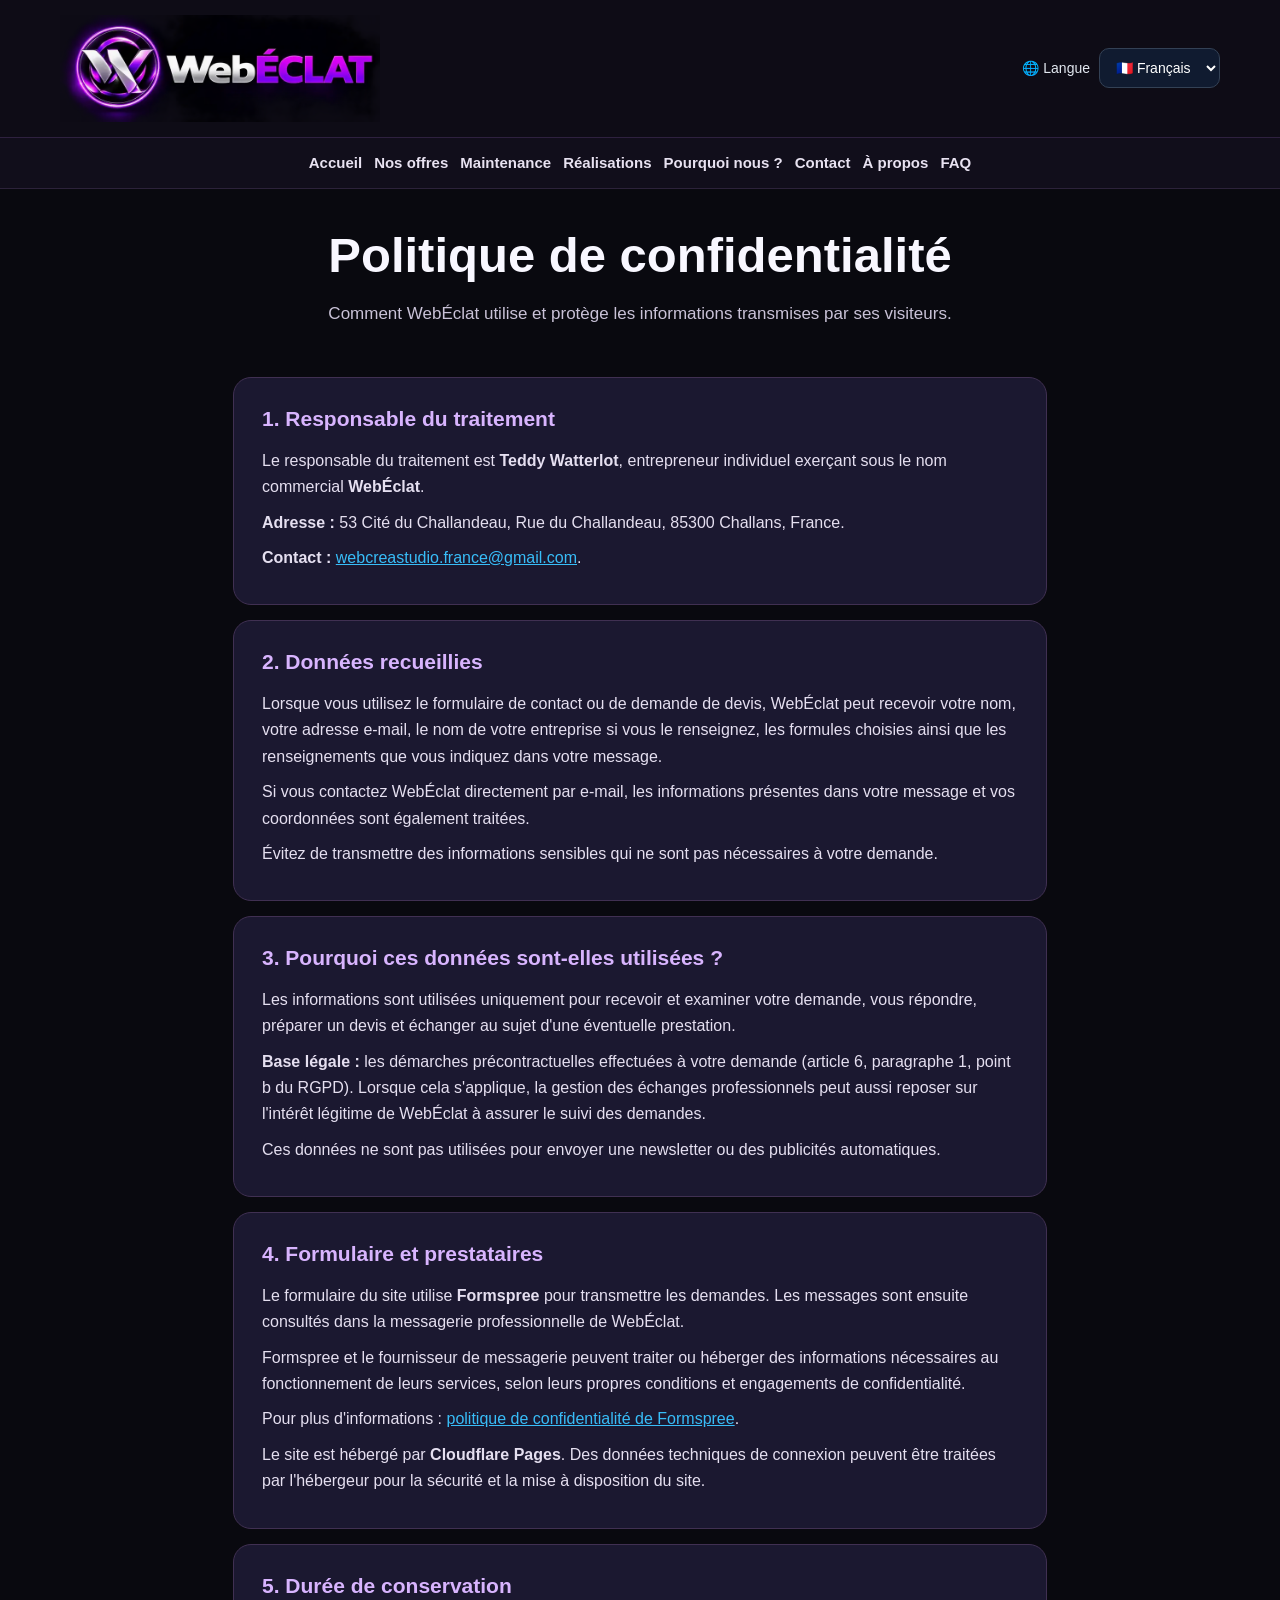
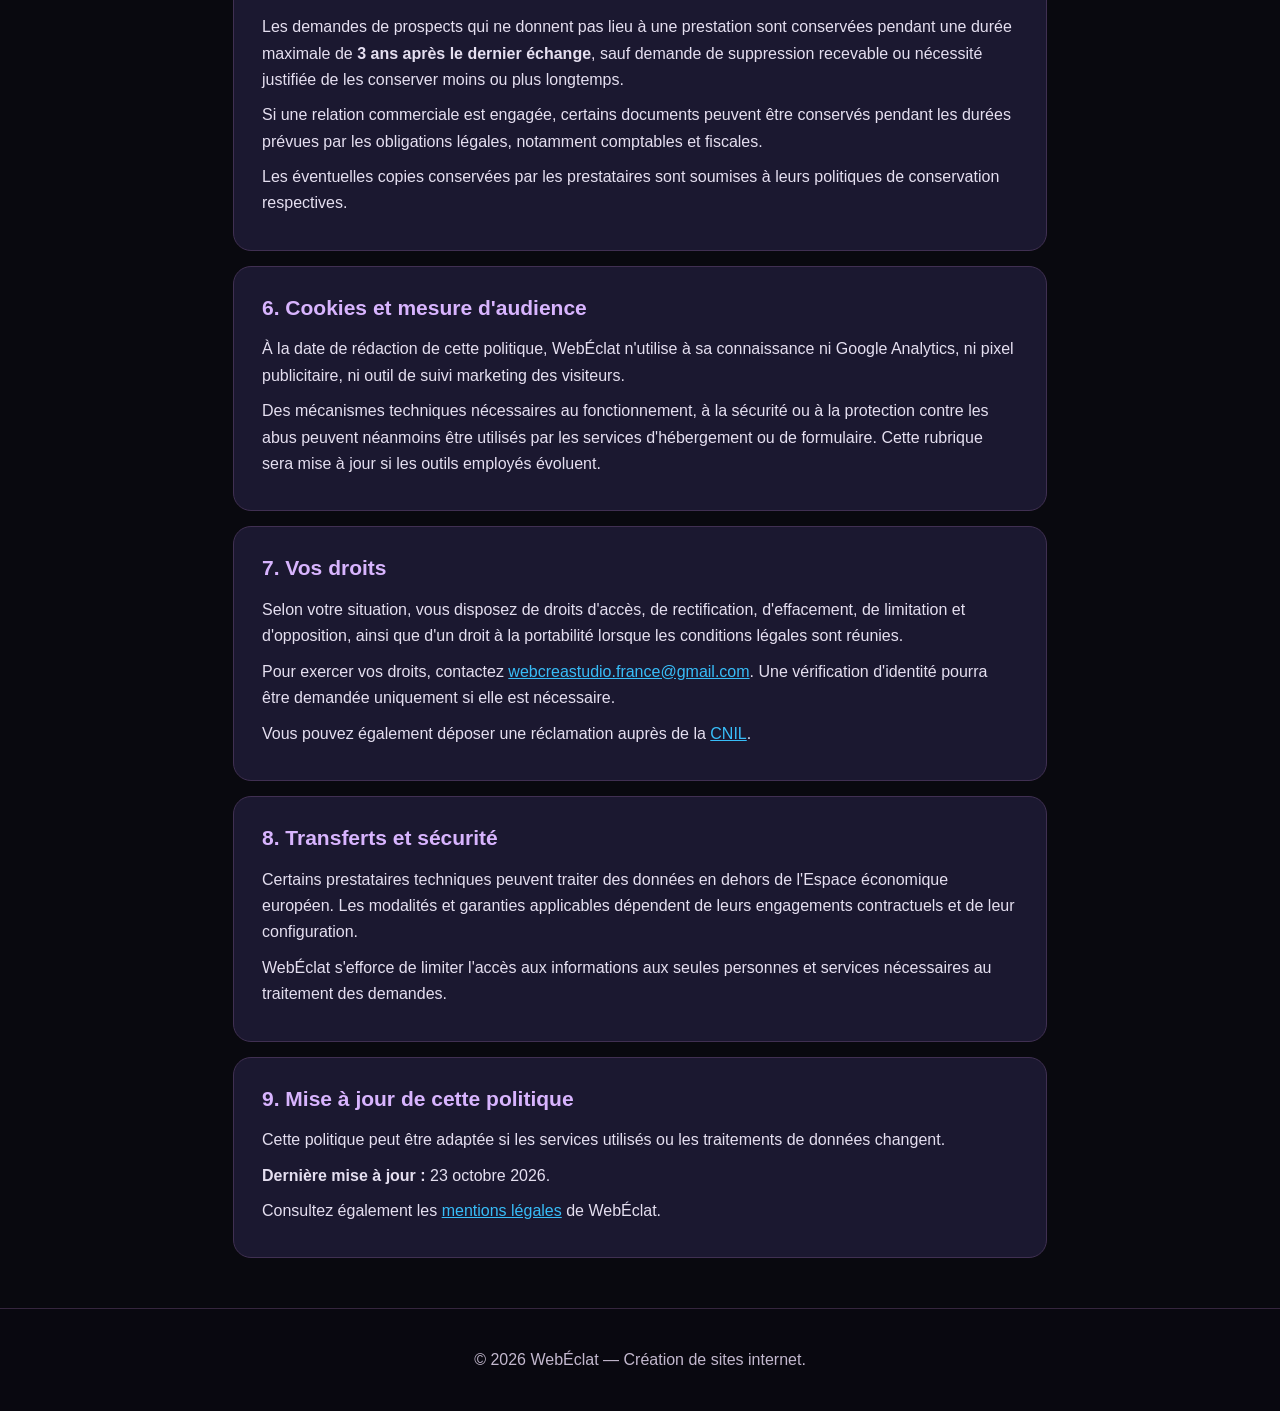
<file: politique-confidentialite.html>
<!DOCTYPE html>

<html lang="fr"><head>
<meta charset="utf-8"/>
<meta content="width=device-width, initial-scale=1.0" name="viewport"/>
<meta content="Politique de confidentialité de WebÉclat : données collectées, demandes de devis, Formspree et droits RGPD." name="description"/>
<title>Politique de confidentialité | WebÉclat</title>
<link href="style.css" rel="stylesheet"/>
<style>
    /* MENU SMARTPHONE */
    .site-navigation {
      position: relative;
      z-index: 10;
    }

    .menu-toggle {
      display: none;
    }

    .nav-links {
      display: flex;
      justify-content: center;
      align-items: center;
      flex-wrap: wrap;
      gap: 12px;
    }

    /* REALISATION */
    .portfolio-card {
      max-width: 850px;
      margin: 35px auto 0;
      padding: 25px;
      background: #151d30;
      border: 1px solid #293850;
      border-radius: 20px;
      text-align: center;
      overflow: hidden;
    }

    .portfolio-image {
      display: block;
      width: 100%;
      height: auto;
      max-height: 480px;
      object-fit: contain;
      background: #0b1020;
      border-radius: 12px;
    }

    .portfolio-card h3 {
      color: #38bdf8;
      font-size: 28px;
    }

    .contact-box {
      max-width: 650px;
      margin: 35px auto 0;
      padding: 35px 25px;
      background: #151d30;
      border: 1px solid #293850;
      border-radius: 20px;
      text-align: center;
    }

    .contact-email {
      display: inline-block;
      margin: 15px 0;
      color: #38bdf8;
      font-weight: bold;
      overflow-wrap: anywhere;
    }

    .note {
      max-width: 850px;
      margin: 20px auto;
      color: #94a3b8;
      font-size: 14px;
    }

    @media (max-width: 768px) {
      .site-navigation {
        display: block;
        padding: 0;
      }

      .menu-toggle {
        display: flex;
        align-items: center;
        justify-content: center;
        gap: 10px;
        width: 100%;
        padding: 16px;
        border: 0;
        background: #101b30;
        color: #ffffff;
        font-size: 17px;
        font-weight: 700;
        cursor: pointer;
      }

      .nav-links {
        display: none;
        flex-direction: column;
        align-items: stretch;
        gap: 0;
        padding: 0;
        background: #101b30;
      }

      .nav-links.open {
        display: flex;
      }

      .nav-links a {
        display: block;
        padding: 16px 20px;
        text-align: center;
        border-top: 1px solid #293850;
      }

      .cards {
        display: flex;
        flex-direction: column;
        align-items: stretch;
      }

      .card {
        width: 100%;
        max-width: 100%;
      }

      .portfolio-card {
        padding: 15px;
      }

      .contact-box {
        padding: 25px 18px;
      }
    }
  </style>
<style>
header{display:flex;align-items:center;justify-content:space-between;gap:16px;flex-wrap:wrap}
.language-wrap{display:flex;align-items:center;gap:9px;color:#e2e8f0;font-size:14px}
.language-wrap select{background:#101b30;color:#fff;border:1px solid #334155;border-radius:10px;padding:10px 12px;font-size:14px;cursor:pointer}
#maintenance .card{display:flex;flex-direction:column;gap:12px}
#maintenance .card .btn{margin-top:auto}
#maintenance .price small{font-size:15px;font-weight:500}
#maintenance .annual{color:#38bdf8;font-weight:700;margin-top:-10px}
#maintenance .popular{font-weight:700;color:#38bdf8;font-size:13px}
#maintenance .card p{line-height:1.6}
@media(max-width:768px){header{justify-content:center;text-align:center}.language-wrap{width:100%;justify-content:center}}
</style><style>
/* ACCÈS RAPIDE AUX PRIX, VISIBLE DÈS L'ACCUEIL */
.quick-prices{display:grid;grid-template-columns:repeat(2,minmax(0,1fr));gap:12px;max-width:660px;margin:24px auto}
.quick-price{position:relative;display:flex;flex-direction:column;align-items:center;justify-content:center;gap:4px;padding:15px 20px;border:1px solid #38bdf8;border-radius:14px;background:#15243b;color:#fff;text-decoration:none;line-height:1.35}
.quick-price strong{color:#38bdf8;font-size:19px}
.quick-price small{font-size:12px;margin-left:3px}
.quick-arrow{position:absolute;right:12px;top:10px;color:#38bdf8}
#services,#maintenance{scroll-margin-top:10px}
@media(max-width:768px){
  header{padding:10px 12px!important;gap:6px!important}
  .logo{font-size:22px!important}
  .language-wrap{margin:0!important}
  .language-wrap select{padding:7px!important}
  .menu-toggle{padding:10px!important}
  .hero{padding:26px 14px 30px!important}
  .hero h1{font-size:clamp(25px,6vw,32px)!important;line-height:1.2!important;margin:0 auto 12px!important}
  .hero p{font-size:14px!important;line-height:1.45!important;margin:0 auto 12px!important}
  .quick-prices{gap:8px;margin:12px auto!important}
  .quick-price{padding:12px 8px!important;font-size:12px!important;min-height:74px}
  .quick-price strong{font-size:15px!important}
  .quick-arrow{right:5px;top:4px}
  .hero>.btn{padding:10px 12px!important;margin:5px!important;font-size:13px!important}
  .section{padding:36px 14px!important}
  .section h2{margin-bottom:12px!important}
  .cards{gap:12px!important;margin:18px auto!important}
  .card{padding:20px!important}
  .card ul{margin:12px 0!important}
  .card li{margin:4px 0!important}
}
@media(max-width:370px){.quick-price strong{font-size:13px!important}}
</style><style>
/* Version mobile compacte : préserve le fond et les couleurs de style.css */
.hero-short{display:none}
@media(max-width:768px){
  header{display:flex!important;flex-direction:row!important;flex-wrap:nowrap!important;justify-content:space-between!important;align-items:center!important;gap:8px!important;padding:9px 12px!important;min-height:0!important}
  header .logo{font-size:clamp(18px,4.5vw,23px)!important;white-space:nowrap!important;line-height:1.1!important;margin:0!important}
  .language-wrap{width:auto!important;flex:0 0 auto!important;margin:0!important;gap:0!important}
  .language-wrap label{display:none!important}
  .language-wrap select{max-width:145px!important;width:145px!important;padding:7px 5px!important;font-size:12px!important;border-radius:9px!important}
  .site-navigation{padding:0!important}
  .menu-toggle{padding:9px!important;font-size:14px!important;line-height:1.3!important}
  .hero{min-height:0!important;height:auto!important;padding:30px 13px 26px!important;display:block!important}
  .hero h1{font-size:clamp(24px,6vw,31px)!important;line-height:1.16!important;margin:0 auto 12px!important;max-width:600px!important}
  .hero .hero-long{display:none!important}
  .hero .hero-short{display:block!important;font-size:14px!important;line-height:1.4!important;max-width:550px!important;margin:0 auto 14px!important}
  .quick-prices{display:grid!important;grid-template-columns:repeat(2,minmax(0,1fr))!important;gap:8px!important;margin:14px auto 12px!important;max-width:540px!important}
  .quick-price{min-height:70px!important;padding:12px 5px!important;font-size:12px!important;gap:4px!important}
  .quick-price strong{font-size:clamp(12px,3.5vw,16px)!important;white-space:nowrap!important}
  .quick-price small{font-size:10px!important}
  .quick-arrow{top:2px!important;right:4px!important}
  .hero>a.btn{display:inline-block!important;max-width:none!important;width:auto!important;padding:10px 12px!important;margin:4px 3px!important;font-size:13px!important;line-height:1.25!important}
  .section{padding:35px 14px!important}
  .section h2{font-size:26px!important}
  .cards{gap:12px!important;margin:18px auto!important}
  .card{padding:20px!important}
}
@media(max-width:370px){header .logo{font-size:17px!important}.language-wrap select{width:125px!important}.quick-price strong{font-size:12px!important}}
</style><style>
@media(max-width:768px){
 #services,#maintenance{padding:24px 14px!important}
 #services h2,#maintenance h2{font-size:25px!important;line-height:1.2!important;margin:0 0 7px!important}
 #services .intro,#maintenance .intro{font-size:14px!important;line-height:1.4!important;margin:0 auto 12px!important}
 #services .cards,#maintenance .cards{margin:10px auto!important;gap:10px!important}
 #services .card,#maintenance .card{padding:16px!important;border-radius:15px!important;gap:5px!important}
 #services .card h3,#maintenance .card h3{font-size:20px!important;margin:0 0 2px!important}
 #services .card .price,#maintenance .card .price{font-size:29px!important;margin:0 0 5px!important}
 #services .card ul{margin:5px 0 12px!important;padding-left:19px!important}
 #services .card li{font-size:14px!important;margin:2px 0!important;line-height:1.45!important}
 #services .card .btn,#maintenance .card .btn{padding:10px 12px!important;margin:8px 0 0!important;font-size:14px!important}
 #maintenance .card p{font-size:14px!important;margin:4px 0!important}
 #services .note,#maintenance .note{font-size:12px!important;margin:12px auto!important}
}
.quote-form{display:grid;gap:13px;text-align:left;max-width:650px;margin:20px auto}
.quote-form label{font-weight:600;font-size:14px}
.quote-form input.quote-form select.quote-form textarea{width:100%;margin-top:5px;padding:12px 14px;border:1px solid #40506b;background:#0b1427;color:#fff;border-radius:10px;font:inherit}
.quote-form textarea{min-height:110px;resize:vertical}
.quote-form .btn{cursor:pointer;width:100%;margin:5px 0}
.quote-form .form-consent{display:flex;align-items:flex-start;gap:9px;font-weight:400;line-height:1.4}
.quote-form .form-consent input{width:auto;margin:4px 0 0}
.form-privacy{font-size:12px;color:#b6c5da}
</style><style>
/* Offres compactes sur mobile, même si style.css définit des espacements */
@media(max-width:768px){
  section#services,section#maintenance{padding:19px 12px!important}
  section#services>h2,section#maintenance>h2{font-size:23px!important;line-height:1.18!important;margin:0 0 6px!important;padding:0!important}
  section#services>p.intro,section#maintenance>p.intro{font-size:13px!important;line-height:1.35!important;margin:0 auto 11px!important;padding:0!important}
  section#services .cards,section#maintenance .cards{gap:10px!important;margin:10px auto!important}
  section#services article.card,section#maintenance article.card{padding:13px 14px!important;min-height:0!important}
  section#services article.card h3,section#maintenance article.card h3{font-size:19px!important;line-height:1.2!important;margin:0 0 4px!important;padding:0!important}
  section#services article.card .price,section#maintenance article.card .price{font-size:28px!important;line-height:1.15!important;margin:0 0 8px!important;padding:0!important}
  section#services article.card ul,section#maintenance article.card ul{margin:5px 0 9px!important;padding:0!important;list-style:none!important}
  section#services article.card ul li,section#maintenance article.card ul li{font-size:14px!important;line-height:1.3!important;margin:0!important;padding:7px 3px!important;min-height:0!important}
  section#services article.card a.btn,section#maintenance article.card a.btn{padding:10px!important;margin:8px 0 0!important}
}
#quote-success{display:none;max-width:650px;margin:14px auto;padding:15px;border:1px solid #8c45ff;border-radius:12px;background:#221631;color:#fff;text-align:center}
#quote-success:target{display:block}
</style><style>
/* Optimisation mobile 2026 : aucune modification de l'affichage ordinateur */
@media (max-width:768px) {
  header {padding:9px 12px!important;gap:7px!important;min-height:60px!important;}
  header .logo {font-size:clamp(17px,4.3vw,22px)!important;letter-spacing:-.5px!important;}
  header .language-wrap {margin-left:auto!important;min-width:0!important;}
  header .language-wrap select {width:clamp(105px,28vw,138px)!important;max-width:138px!important;font-size:12px!important;padding:8px 3px!important;}
  header .menu-toggle {display:flex!important;flex:0 0 39px!important;width:39px!important;height:39px!important;min-width:39px!important;padding:0!important;border:1px solid #34415d!important;border-radius:10px!important;background:#142137!important;font-size:21px!important;align-items:center!important;justify-content:center!important;line-height:1!important;}
  .site-navigation {min-height:0!important;border:0!important;}
  .site-navigation .nav-links {position:relative!important;z-index:15!important;}
  .site-navigation .nav-links a {padding:12px 16px!important;font-size:14px!important;}
  .hero {padding:21px 12px 22px!important;}
  .hero h1 {font-size:clamp(22px,5.45vw,28px)!important;line-height:1.15!important;margin:0 auto 9px!important;max-width:540px!important;letter-spacing:-.45px!important;}
  .hero .hero-short {font-size:13px!important;line-height:1.35!important;margin:0 auto 10px!important;}
  .quick-prices {gap:7px!important;margin:10px auto 9px!important;}
  .quick-price {min-height:60px!important;padding:9px 5px!important;border-radius:12px!important;gap:3px!important;}
  .quick-price strong {font-size:clamp(11px,3.4vw,15px)!important;}
  .quick-price small {font-size:9px!important;}
  .hero>a.btn {padding:9px 10px!important;margin:3px 2px!important;font-size:12px!important;border-radius:11px!important;}
  section#services,section#maintenance {padding:18px 12px!important;}
  section#services>h2,section#maintenance>h2 {font-size:22px!important;margin:0 0 5px!important;}
  section#services>p.intro,section#maintenance>p.intro {font-size:12.5px!important;margin:0 auto 9px!important;}
  section#services article.card,section#maintenance article.card {padding:12px!important;}
  section#services article.card h3,section#maintenance article.card h3 {font-size:18px!important;}
  section#services article.card .price,section#maintenance article.card .price {font-size:27px!important;margin-bottom:5px!important;}
  section#services article.card ul li,section#maintenance article.card ul li {padding:6px 3px!important;font-size:13.5px!important;}
}
@media(max-width:360px){header{padding:8px!important;gap:5px!important}header .logo{font-size:16px!important}header .language-wrap select{width:103px!important}header .menu-toggle{flex-basis:36px!important;width:36px!important;min-width:36px!important}}
</style><style>
/* Finitions de la version mobile : bureau inchangé */
@media (max-width: 768px) {
  #services .card ul {list-style:none!important;padding:0!important;margin:9px 0 12px!important;}
  #services .card ul li {position:static!important;text-align:center!important;padding:7px 8px!important;line-height:1.45!important;}
  #services .card ul li::before {content:none!important;display:none!important;}
  #services .card .btn,#maintenance .card .btn {min-height:44px;display:inline-flex;align-items:center;justify-content:center;}
  #services .card h3,#maintenance .card h3 {line-height:1.22!important;}
  #maintenance .card p {line-height:1.5!important;}
  #realisations .portfolio-image {max-width:100%;height:auto;object-fit:cover;}
  .quote-form input.quote-form select.quote-form textarea {font-size:16px!important;min-height:44px;}
  .quote-form button {min-height:48px;}
  html {scroll-padding-top:12px;}
}
@media (max-width:360px) {
  .hero>a.btn {font-size:11px!important;padding:10px 7px!important;}
}
</style><style>/* Finitions WebÉclat : confort, lisibilité et conversion */
:root{color-scheme:dark}
button,select,input,textarea{font-family:inherit}
a:focus-visible,button:focus-visible,select:focus-visible,input:focus-visible,textarea:focus-visible{outline:3px solid #d8b4fe;outline-offset:3px}
.btn.quick-price.menu-toggle{touch-action:manipulation}
.card.portfolio-card.contact-box{overflow-wrap:anywhere}
.quote-form input:focus.quote-form select:focus.quote-form textarea:focus{border-color:#a855f7;box-shadow:0 0 0 3px rgba(168,85,247.16)}
@media(max-width:768px){
  .hero{padding-bottom:24px!important}
  .hero h1{max-width:28ch!important}
  .hero>a.btn{min-height:43px!important;display:inline-flex!important;align-items:center;justify-content:center}
  section#services article.card,section#maintenance article.card{border-radius:16px!important}
  section#services article.card ul li{font-size:14px!important;line-height:1.45!important}
  section#services article.card .btn,section#maintenance article.card .btn{width:100%;margin-left:0!important;margin-right:0!important}
  #avantages .card{padding:17px!important}
  #avantages .card h3{font-size:19px!important;margin-bottom:6px!important}
  #avantages .card p{font-size:14px!important;line-height:1.5!important;margin:0!important}
  #realisations .portfolio-card{margin-top:15px!important}
  #realisations .portfolio-card h3{font-size:22px!important;margin:12px 0 6px!important}
  #contact .quote-form-wrap{max-width:650px;margin:auto}
  #contact .quote-form{gap:11px}
  #contact .contact-box{margin-top:22px}
  .section .intro{font-size:14px!important;line-height:1.45!important}
}
@media(prefers-reduced-motion:reduce){html{scroll-behavior:auto!important}*,*::before,*::after{animation-duration:.01ms!important;transition-duration:.01ms!important}}
</style><meta content="#09090f" name="theme-color"/><style>
/* Choix du mode de demande de devis */
.quote-choice[hidden]{display:none!important}
.quote-choice{position:fixed;inset:0;z-index:1000;display:flex;align-items:center;justify-content:center;padding:18px;background:rgba(0,0,0.78)}
.quote-choice-panel{position:relative;width:min(100%,440px);max-height:90vh;overflow:auto;padding:26px 20px;background:#171525;border:1px solid #8d48ec;border-radius:18px;color:#fff;text-align:center;box-shadow:0 20px 70px #0009}
.quote-choice-panel h2{font-size:23px;line-height:1.25;margin:8px 26px 12px}
.quote-choice-panel p{color:#d8d4e5;line-height:1.5;margin:0 0 18px}
.quote-choice-panel .btn{display:block;width:100%;margin:10px 0;padding:13px 12px;font-size:15px;min-height:48px}
.quote-choice-panel .quote-secondary{background:#242138;border-color:#796397}
.quote-choice-close{position:absolute;right:10px;top:8px;width:38px;height:38px;border:0;border-radius:10px;background:transparent;color:#fff;font-size:27px;cursor:pointer}
@media(max-width:380px){.quote-choice-panel{padding:22px 15px}.quote-choice-panel h2{font-size:20px}}
</style>
<style id="webeclat-mobile-pro">
/* Finitions smartphone WebÉCLAT : affichage 320–768 px */
@media (max-width: 768px) {
  html, body { width: 100%; overflow-x: clip; }
  body { -webkit-text-size-adjust: 100%; }
  header {
    display:flex!important; align-items:center!important; justify-content:space-between!important;
    flex-wrap:nowrap!important; gap:6px!important; min-height:72px!important;
    padding:9px 10px!important; text-align:left!important;
  }
  header .logo { display:flex!important; flex:1 1 auto!important; min-width:0!important; align-items:center!important; }
  header .logo .brand-full-logo {
    display:block!important; width:100%!important; max-width:225px!important;
    height:auto!important; object-fit:contain!important; mix-blend-mode:screen!important;
  }
  header .language-wrap { width:auto!important; flex:0 0 auto!important; margin:0!important; }
  header .language-wrap label { display:none!important; }
  header .language-wrap select {
    width:96px!important; max-width:96px!important; min-height:42px!important;
    font-size:12px!important; padding:6px 4px!important; border-radius:10px!important;
  }
  header .menu-toggle {
    display:flex!important; flex:0 0 42px!important; width:42px!important; min-width:42px!important;
    height:42px!important; padding:0!important; font-size:22px!important;
    align-items:center!important; justify-content:center!important;
  }
  .site-navigation { padding:0!important; }
  .site-navigation .nav-links a { min-height:44px!important; display:flex!important; align-items:center!important; }
  section.hero {
    padding:25px 15px 27px!important; min-height:0!important;
    background-position:center!important;
  }
  section.hero h1 {
    font-size:clamp(24px,6.2vw,30px)!important; line-height:1.16!important;
    max-width:22ch!important; letter-spacing:-.5px!important; margin:0 auto 11px!important;
    text-wrap:balance;
  }
  section.hero .hero-short {
    display:block!important; max-width:36ch!important; margin:0 auto 13px!important;
    font-size:clamp(14px,3.65vw,16px)!important; line-height:1.48!important;
  }
  section.hero .quick-prices {
    width:100%!important; max-width:520px!important; gap:9px!important;
    margin:12px auto 13px!important;
    grid-template-columns:repeat(2,minmax(0,1fr))!important;
  }
  section.hero .quick-price {
    min-height:76px!important; padding:12px 7px!important; border-radius:15px!important;
  }
  section.hero .quick-price strong { font-size:clamp(12px,3.6vw,17px)!important; }
  section.hero .quick-price small { font-size:10px!important; }
  section.hero>a.btn {
    display:inline-flex!important; align-items:center!important; justify-content:center!important;
    min-height:48px!important; padding:12px 14px!important; margin:3px 3px!important;
    font-size:clamp(12px,3.5vw,15px)!important; border-radius:13px!important;
  }
  section#services, section#maintenance, section#realisations, section#avantages, section#contact {
    padding:42px 16px!important;
  }
  section#services>h2, section#maintenance>h2 {
    font-size:clamp(25px,6.2vw,30px)!important; line-height:1.2!important; margin-bottom:12px!important;
  }
  section#services>p.intro, section#maintenance>p.intro {
    font-size:15px!important; line-height:1.5!important; margin:0 auto 24px!important;
  }
  section#services .cards, section#maintenance .cards {
    grid-template-columns:1fr!important; gap:18px!important; margin:20px auto 0!important;
  }
  section#services article.card, section#maintenance article.card {
    padding:25px 20px!important; border-radius:22px!important;
  }
  section#services article.card h3, section#maintenance article.card h3 {
    font-size:23px!important; margin:0 0 12px!important;
  }
  section#services article.card .price, section#maintenance article.card .price {
    font-size:38px!important; margin-bottom:16px!important;
  }
  section#services article.card ul li, section#maintenance article.card ul li {
    padding:12px 7px!important; font-size:15px!important; line-height:1.45!important;
  }
  section#services article.card .btn, section#maintenance article.card .btn {
    min-height:52px!important; font-size:16px!important; border-radius:14px!important;
  }
  .quote-form input.quote-form select.quote-form textarea { font-size:16px!important; }
}
@media (max-width: 370px) {
  header { gap:4px!important; padding:8px 7px!important; }
  header .logo .brand-full-logo { max-width:185px!important; }
  header .language-wrap select { width:87px!important; max-width:87px!important; font-size:11px!important; }
  header .menu-toggle { flex-basis:39px!important; width:39px!important; min-width:39px!important; }
  section.hero { padding-left:10px!important; padding-right:10px!important; }
  section.hero .quick-price { padding:12px 4px!important; }
}
</style>
<style id="webeclat-mobile-final-2026">
/* Ajustements finaux pour smartphone uniquement ; design ordinateur inchangé. */
@media (max-width: 768px) {
  section.hero .quick-prices {
    display: grid !important;
    grid-template-columns: minmax(0, 1fr) !important;
    width: 100% !important;
    max-width: 410px !important;
    gap: 10px !important;
    margin: 16px auto !important;
  }
  section.hero .quick-price {
    width: 100% !important;
    min-height: 76px !important;
    padding: 12px 26px !important;
  }
  section.hero .quick-price strong {
    display: block !important;
    max-width: 100% !important;
    white-space: normal !important;
    overflow-wrap: anywhere !important;
    font-size: clamp(15px, 4.2vw, 19px) !important;
    line-height: 1.4 !important;
  }
  section.hero .quick-price small {
    font-size: 11px !important;
    white-space: nowrap !important;
  }
  section.hero .quick-arrow { right: 12px !important; top: 10px !important; }
  section.hero h1 { max-width: 26ch !important; }
  section.hero>a.btn { min-height: 46px !important; }
  section#services article.card .price,
  section#maintenance article.card .price { font-size: 36px !important; }
}
</style>
<style id="webeclat-mobile-carousel-2026">
/* Ajustements mobiles uniquement : accueil pleine hauteur et cartes à glisser. */
@media (max-width: 768px) {
  section.hero {
    min-height: calc(100svh - 72px) !important;
    height: auto !important;
    display: flex !important;
    flex-direction: column !important;
    align-items: center !important;
    justify-content: center !important;
    padding: 20px 14px 26px !important;
  }
  section.hero h1 { font-size: clamp(23px, 5.7vw, 30px) !important; }
  section.hero .quick-prices {
    display: grid !important;
    grid-template-columns: minmax(0, 1fr) !important;
    width: 100% !important;
    max-width: 410px !important;
    gap: 9px !important;
    margin: 12px auto !important;
  }
  section.hero .quick-price { min-height: 67px !important; padding: 10px 20px !important; }
  section.hero .quick-price strong {
    white-space: normal !important;
    overflow-wrap: normal !important;
    word-break: normal !important;
    font-size: clamp(14px, 3.8vw, 18px) !important;
  }
  section.hero .quick-price small { white-space: nowrap !important; }
  section.hero > a.btn { min-height: 44px !important; }
  /* Les cartes restent côte à côte sur ordinateur ; glissement natif sur téléphone. */
  section#services .cards,
  section#maintenance .cards {
    display: flex !important;
    flex-direction: row !important;
    flex-wrap: nowrap !important;
    align-items: stretch !important;
    justify-content: flex-start !important;
    gap: 14px !important;
    width: calc(100% + 16px) !important;
    max-width: none !important;
    margin: 15px -8px 0 !important;
    padding: 3px 8px 18px !important;
    overflow-x: auto !important;
    overflow-y: hidden !important;
    scroll-snap-type: x mandatory;
    scroll-padding-inline: 8px;
    -webkit-overflow-scrolling: touch;
    overscroll-behavior-x: contain;
    scrollbar-width: thin;
  }
  section#services .cards > article.card,
  section#maintenance .cards > article.card {
    flex: 0 0 min(82vw, 340px) !important;
    width: min(82vw, 340px) !important;
    min-width: min(82vw, 340px) !important;
    max-width: min(82vw, 340px) !important;
    box-sizing: border-box !important;
    scroll-snap-align: start;
    padding: 20px 17px !important;
  }
  section#services .card .price,
  section#maintenance .card .price { font-size: 33px !important; }
  section#services, section#maintenance { overflow: hidden; }
  section#services > p.intro::after,
  section#maintenance > p.intro::after {
    content: "  ← Faites glisser les offres →";
    display: block;
    color: #c084fc;
    font-size: 12px;
    font-weight: 700;
    margin-top: 8px;
  }
  section#realisations .portfolio-card { padding: 15px !important; }
}
@media (max-width: 370px) {
  section.hero { padding: 13px 10px 18px !important; }
  section.hero .quick-price { min-height: 62px !important; }
  section.hero .quick-price strong { font-size: 13px !important; }
}
@media (prefers-reduced-motion: reduce) {
  section#services .cards, section#maintenance .cards { scroll-behavior: auto !important; }
}
</style>
<style id="webeclat-mobile-finitions-2026">
/* Finitions mobiles : accueil resserré, boutons sur une ligne et cartes plus courtes. */
@media (max-width: 768px) {
  section.hero {
    min-height: 0 !important;
    height: auto !important;
    display: block !important;
    padding: 28px 12px 24px !important;
    text-align: center !important;
  }
  section.hero h1 { margin: 0 auto 12px !important; }
  section.hero .hero-short { margin: 0 auto 13px !important; }
  section.hero .quick-prices { margin: 13px auto 14px !important; gap: 9px !important; }
  section.hero > a.btn {
    display: inline-flex !important;
    width: calc(50% - 12px) !important;
    max-width: 210px !important;
    min-height: 46px !important;
    padding: 9px 6px !important;
    margin: 3px 3px !important;
    font-size: clamp(11px, 3.2vw, 14px) !important;
    line-height: 1.2 !important;
    vertical-align: middle !important;
    white-space: normal !important;
    box-sizing: border-box !important;
  }
  section#services, section#maintenance { padding: 29px 13px !important; }
  section#services > p.intro, section#maintenance > p.intro { margin-bottom: 12px !important; }
  section#services .cards, section#maintenance .cards { margin-top: 10px !important; padding-bottom: 12px !important; }
  section#services .cards > article.card, section#maintenance .cards > article.card {
    padding: 17px 14px !important;
    gap: 6px !important;
  }
  section#services article.card h3, section#maintenance article.card h3 { margin-bottom: 5px !important; font-size: 21px !important; }
  section#services article.card .price, section#maintenance article.card .price { font-size: 31px !important; margin-bottom: 7px !important; }
  section#services article.card ul { margin: 5px 0 9px !important; }
  section#services article.card ul li { padding: 6px 3px !important; line-height: 1.35 !important; }
  section#services article.card a.btn, section#maintenance article.card a.btn { min-height: 45px !important; margin-top: 8px !important; font-size: 14px !important; }
  section#services > p.note, section#maintenance > p.note { margin: 10px auto !important; font-size: 12px !important; line-height: 1.45 !important; }
}
@media (max-width: 360px) {
  section.hero > a.btn { font-size: 11px !important; padding: 9px 4px !important; }
}
</style>
<style id="webeclat-hero-viewport-fix-2026">
/* Correctif final : placé après les anciens styles intégrés pour éviter les conflits. */
@media (max-width: 768px) {
  section.hero#accueil {
    box-sizing: border-box !important;
    min-height: calc(100vh - 72px) !important;
    min-height: calc(100svh - 72px) !important;
    height: auto !important;
    display: grid !important;
    grid-template-columns: repeat(2, minmax(0, 1fr)) !important;
    align-content: center !important;
    justify-items: stretch !important;
    column-gap: 6px !important;
    row-gap: 0 !important;
    padding: 24px 14px 30px !important;
  }
  section.hero#accueil > h1,
  section.hero#accueil > p,
  section.hero#accueil > .quick-prices {
    grid-column: 1 / -1 !important;
  }
  section.hero#accueil > a.btn {
    display: inline-flex !important;
    width: 100% !important;
    max-width: none !important;
    min-width: 0 !important;
    margin: 3px 0 !important;
    padding: 10px 5px !important;
    white-space: normal !important;
    text-align: center !important;
  }
}
</style>
<style id="webeclat-hero-balance-2026">
/* Équilibre vertical sur les téléphones assez hauts : remonte la limite basse visuelle
   en décalant doucement le contenu, sans toucher aux cartes ni au bureau. */
@media (max-width: 768px) and (min-height: 700px) {
  section.hero#accueil > h1,
  section.hero#accueil > p,
  section.hero#accueil > .quick-prices,
  section.hero#accueil > a.btn {
    position: relative !important;
    top: clamp(16px, 4.5svh, 42px) !important;
  }
}
</style>
<style id="webeclat-promo-2026">
/* Promotion discrète, cohérente avec les couleurs existantes. */
.promo-offer{max-width:850px;margin:20px auto 25px;padding:16px 20px;border:1px solid rgba(192,132,252.55);border-radius:16px;background:rgba(168,85,247.09);text-align:center}
.promo-offer strong{color:#d8b4fe;font-size:18px}
.promo-offer p{margin:6px 0;color:#f8f7ff;line-height:1.5}
.promo-offer small{display:block;color:#c9c2d7;font-size:12px;line-height:1.5}
@media(max-width:768px){.promo-offer{margin:13px auto 16px;padding:13px 12px}.promo-offer strong{font-size:16px}.promo-offer p{font-size:13px}.promo-offer small{font-size:11px}}
</style>
<style id="webeclat-faq-style">
#faq{padding-top:48px;padding-bottom:48px}
.faq-list{max-width:850px;margin:25px auto 0;display:grid;gap:12px}
.faq-list details{background:#1b1528;border:1px solid #50335f;border-radius:14px;overflow:hidden}
.faq-list summary{list-style:none;cursor:pointer;padding:19px 22px;font-weight:700;font-size:17px;display:flex;align-items:center;justify-content:space-between;gap:14px}
.faq-list summary::-webkit-details-marker{display:none}
.faq-list summary::after{content:'+';color:#c084fc;font-size:25px;line-height:1;flex:none}
.faq-list details[open] summary::after{content:'−'}
.faq-list details p{margin:0;padding:0 22px 20px;color:#d8d0e3;line-height:1.65}
@media(max-width:768px){#faq{padding:35px 16px!important}.faq-list summary{padding:16px;font-size:15px}.faq-list details p{padding:0 16px 16px;font-size:14px}}
</style>
<style id="multi-page-layout">
/* Pages courtes et navigation claire */
.page-intro{padding:64px 20px 22px;text-align:center;max-width:950px;margin:auto}
.page-intro h1{font-size:clamp(30px,5vw,49px);line-height:1.15;margin:0 0 14px}
.page-intro p{color:#c9c2d7;font-size:17px;line-height:1.6}
.page-shortcuts{display:grid;grid-template-columns:repeat(3,minmax(0,1fr));gap:16px;max-width:1040px;margin:20px auto 55px;padding:0 18px}
.page-shortcuts a{background:#1b1830;border:1px solid #403052;border-radius:18px;padding:22px;text-decoration:none;color:#f8f7ff;display:flex;flex-direction:column;gap:10px;transition:transform .15s,border-color .15s}
.page-shortcuts a:hover{transform:translateY(-3px);border-color:#a855f7}
.page-shortcuts strong{color:#d8b4fe;font-size:19px}
.page-shortcuts span{color:#c9c2d7;font-size:14px;line-height:1.5}
.about-card{max-width:850px;margin:24px auto;background:#1b1830;border:1px solid #403052;border-radius:18px;padding:28px;text-align:left;line-height:1.7}
.about-card h2{color:#d8b4fe;margin-top:0}
.site-navigation .nav-links a[aria-current="page"]{color:#d8b4fe;text-decoration:underline;text-underline-offset:6px}
@media(max-width:768px){.page-intro{padding:36px 16px 12px}.page-intro h1{font-size:29px}.page-intro p{font-size:15px}.page-shortcuts{grid-template-columns:repeat(2,minmax(0,1fr));gap:10px;margin:16px auto 28px;padding:0 12px}.page-shortcuts a{padding:17px 12px}.page-shortcuts strong{font-size:15px}.page-shortcuts span{font-size:12px}.about-card{margin:15px 12px;padding:20px}.section{padding:32px 14px!important}section.hero#accueil{min-height:0!important;display:block!important;padding:35px 14px 26px!important}section.hero#accueil>.quick-prices{grid-template-columns:repeat(2,minmax(0,1fr))!important;max-width:520px!important}section.hero#accueil>.quick-prices .quick-price{min-height:75px!important;padding:10px 5px!important}section.hero#accueil>.quick-prices .quick-price strong{font-size:clamp(11px,3.2vw,15px)!important}section.hero#accueil > h1,section.hero#accueil > p,section.hero#accueil > .quick-prices,section.hero#accueil > a.btn{position:static!important;top:auto!important}}
</style><style id="apropos-compact-2026">
/* Présentation compacte, sans modifier les autres pages. */
html{min-height:100%}body{min-height:100svh;display:flex;flex-direction:column}body>main{flex:1 0 auto}body>footer{margin-top:auto}
@media(max-width:768px){
 .page-intro{padding:12px 12px 3px!important}
 .page-intro h1{font-size:clamp(23px,5.6vw,29px)!important;margin:0 0 5px!important;line-height:1.2!important}
 .page-intro p{font-size:13px!important;line-height:1.4!important;margin:0!important}
 .about-card{margin:7px 12px 4px!important;padding:12px 17px!important;border-radius:17px!important;text-align:center!important;line-height:1.45!important}
 .about-card h2{font-size:clamp(18px,4.6vw,22px)!important;line-height:1.25!important;margin:0 0 6px!important}
 .about-card p{font-size:13px!important;line-height:1.45!important;margin:0 0 5px!important}
 .about-card .btn{display:inline-flex!important;align-items:center;justify-content:center;min-height:41px!important;margin:3px auto 0!important;padding:9px 16px!important;font-size:13px!important}
 section#avantages{padding:9px 12px 10px!important}
 section#avantages>h2{font-size:clamp(21px,5.3vw,26px)!important;line-height:1.22!important;margin:0 0 7px!important}
 section#avantages .cards{display:grid!important;grid-template-columns:1fr!important;gap:6px!important;margin:0 auto!important;max-width:620px!important}
 section#avantages article.card{width:100%!important;max-width:100%!important;min-height:0!important;padding:9px 14px!important;border-radius:15px!important}
 section#avantages article.card h3{font-size:16px!important;line-height:1.25!important;margin:0 0 4px!important}
 section#avantages article.card p{font-size:12.5px!important;line-height:1.4!important;margin:0!important}
 body>footer{padding:10px 10px max(12px,env(safe-area-inset-bottom))!important}
 body>footer p{font-size:11px!important;margin:0!important}
}
</style><style id="apropos-short-text-final">
/* Deux rubriques distinctes, un seul appel à l'action. */
#avantages{text-align:center}
#avantages .about-contact-btn{display:inline-flex;align-items:center;justify-content:center;margin:18px auto 0;padding:12px 22px}
@media(max-width:768px){
 .page-intro{padding:20px 14px 8px!important}
 .page-intro h1{font-size:clamp(25px,6vw,31px)!important}
 .page-intro p{font-size:14px!important}
 .about-card{max-width:760px;margin:10px 14px 10px!important;padding:20px 18px!important}
 .about-card h2{font-size:clamp(19px,5vw,23px)!important;margin-bottom:10px!important}
 .about-card p{font-size:15px!important;line-height:1.55!important;margin:0!important}
 section#avantages{padding:14px 14px 24px!important}
 section#avantages>h2{font-size:clamp(23px,5.8vw,28px)!important;margin-bottom:14px!important}
 section#avantages .cards{gap:10px!important}
 section#avantages article.card{padding:15px 14px!important}
 section#avantages article.card h3{font-size:18px!important;margin-bottom:5px!important}
 section#avantages article.card p{font-size:14px!important;line-height:1.45!important}
 #avantages .about-contact-btn{margin:18px auto 0!important;min-height:46px;font-size:15px!important}
}
</style><style>
.legal-wrap{max-width:850px;margin:0 auto 50px;padding:0 18px}
.legal-card{background:#1b1830;border:1px solid #403052;border-radius:18px;padding:24px 28px;margin:15px 0;color:#f8f7ff}
.legal-card h2{font-size:21px;color:#d8b4fe;margin:0 0 12px}
.legal-card p{line-height:1.65;margin:9px 0;color:#e5dff0}
.legal-card a{color:#38bdf8;overflow-wrap:anywhere}
.legal-warning{border-color:#8c45ff;color:#e9d5ff}
.legal-wrap .page-intro{padding:38px 12px 18px}
@media(max-width:768px){.legal-wrap{padding:0 12px;margin-bottom:24px}.legal-card{padding:17px 16px;margin:10px 0}.legal-card h2{font-size:18px}.legal-card p{font-size:14px}.legal-wrap .page-intro{padding:22px 8px 12px}}
</style></head><body><header>
<div class="logo"><img alt="WebÉCLAT" class="brand-full-logo" src="images/logo-webeclat-test-76.webp"/></div>
<div class="language-wrap"><label for="languageSelect">🌐 <span data-i18n="languageLabel">Langue</span></label><select aria-label="Choisir la langue" id="languageSelect"><option value="fr">🇫🇷 Français</option><option value="en">🇬🇧 English</option><option value="es">🇪🇸 Español</option><option value="ru">🇷🇺 Русский</option><option value="de">🇩🇪 Deutsch</option></select></div><button aria-controls="navLinks" aria-expanded="false" aria-label="Ouvrir le menu" class="menu-toggle" id="menuToggle" type="button"><span aria-hidden="true">☰</span></button></header><nav aria-label="Navigation principale" class="site-navigation">
<div class="nav-links" id="navLinks">
<a data-i18n="home" href="index.html">Accueil</a>
<a data-i18n="offers" href="offres.html#services">Nos offres</a>
<a data-i18n="maintenanceNav" href="maintenance.html#maintenance">Maintenance</a><a data-i18n="works" href="realisations.html#realisations">Réalisations</a>
<a data-i18n="whyNav" href="apropos.html#avantages">Pourquoi nous ?</a>
<a data-i18n="contact" href="contact.html#contact">Contact</a>
<a href="apropos.html#avantages">À propos</a><a href="contact.html#faq">FAQ</a></div>
</nav><main><div class="legal-wrap">
<div class="page-intro"><h1>Politique de confidentialité</h1><p>Comment WebÉclat utilise et protège les informations transmises par ses visiteurs.</p></div>
<section class="legal-card"><h2>1. Responsable du traitement</h2><p>Le responsable du traitement est <strong>Teddy Watterlot</strong>, entrepreneur individuel exerçant sous le nom commercial <strong>WebÉclat</strong>.</p><p><strong>Adresse :</strong> 53 Cité du Challandeau, Rue du Challandeau, 85300 Challans, France.</p><p><strong>Contact :</strong> <a href="mailto:webcreastudio.france@gmail.com">webcreastudio.france@gmail.com</a>.</p></section>
<section class="legal-card"><h2>2. Données recueillies</h2><p>Lorsque vous utilisez le formulaire de contact ou de demande de devis, WebÉclat peut recevoir votre nom, votre adresse e-mail, le nom de votre entreprise si vous le renseignez, les formules choisies ainsi que les renseignements que vous indiquez dans votre message.</p><p>Si vous contactez WebÉclat directement par e-mail, les informations présentes dans votre message et vos coordonnées sont également traitées.</p><p>Évitez de transmettre des informations sensibles qui ne sont pas nécessaires à votre demande.</p></section>
<section class="legal-card"><h2>3. Pourquoi ces données sont-elles utilisées ?</h2><p>Les informations sont utilisées uniquement pour recevoir et examiner votre demande, vous répondre, préparer un devis et échanger au sujet d'une éventuelle prestation.</p><p><strong>Base légale :</strong> les démarches précontractuelles effectuées à votre demande (article 6, paragraphe 1, point b du RGPD). Lorsque cela s'applique, la gestion des échanges professionnels peut aussi reposer sur l'intérêt légitime de WebÉclat à assurer le suivi des demandes.</p><p>Ces données ne sont pas utilisées pour envoyer une newsletter ou des publicités automatiques.</p></section>
<section class="legal-card"><h2>4. Formulaire et prestataires</h2><p>Le formulaire du site utilise <strong>Formspree</strong> pour transmettre les demandes. Les messages sont ensuite consultés dans la messagerie professionnelle de WebÉclat.</p><p>Formspree et le fournisseur de messagerie peuvent traiter ou héberger des informations nécessaires au fonctionnement de leurs services, selon leurs propres conditions et engagements de confidentialité.</p><p>Pour plus d'informations : <a href="https://formspree.io/legal/privacy-policy/" rel="noopener noreferrer" target="_blank">politique de confidentialité de Formspree</a>.</p><p>Le site est hébergé par <strong>Cloudflare Pages</strong>. Des données techniques de connexion peuvent être traitées par l'hébergeur pour la sécurité et la mise à disposition du site.</p></section>
<section class="legal-card"><h2>5. Durée de conservation</h2><p>Les demandes de prospects qui ne donnent pas lieu à une prestation sont conservées pendant une durée maximale de <strong>3 ans après le dernier échange</strong>, sauf demande de suppression recevable ou nécessité justifiée de les conserver moins ou plus longtemps.</p><p>Si une relation commerciale est engagée, certains documents peuvent être conservés pendant les durées prévues par les obligations légales, notamment comptables et fiscales.</p><p>Les éventuelles copies conservées par les prestataires sont soumises à leurs politiques de conservation respectives.</p></section>
<section class="legal-card"><h2>6. Cookies et mesure d'audience</h2><p>À la date de rédaction de cette politique, WebÉclat n'utilise à sa connaissance ni Google Analytics, ni pixel publicitaire, ni outil de suivi marketing des visiteurs.</p><p>Des mécanismes techniques nécessaires au fonctionnement, à la sécurité ou à la protection contre les abus peuvent néanmoins être utilisés par les services d'hébergement ou de formulaire. Cette rubrique sera mise à jour si les outils employés évoluent.</p></section>
<section class="legal-card"><h2>7. Vos droits</h2><p>Selon votre situation, vous disposez de droits d'accès, de rectification, d'effacement, de limitation et d'opposition, ainsi que d'un droit à la portabilité lorsque les conditions légales sont réunies.</p><p>Pour exercer vos droits, contactez <a href="mailto:webcreastudio.france@gmail.com">webcreastudio.france@gmail.com</a>. Une vérification d'identité pourra être demandée uniquement si elle est nécessaire.</p><p>Vous pouvez également déposer une réclamation auprès de la <a href="https://www.cnil.fr/" rel="noopener noreferrer" target="_blank">CNIL</a>.</p></section>
<section class="legal-card"><h2>8. Transferts et sécurité</h2><p>Certains prestataires techniques peuvent traiter des données en dehors de l'Espace économique européen. Les modalités et garanties applicables dépendent de leurs engagements contractuels et de leur configuration.</p><p>WebÉclat s'efforce de limiter l'accès aux informations aux seules personnes et services nécessaires au traitement des demandes.</p></section>
<section class="legal-card"><h2>9. Mise à jour de cette politique</h2><p>Cette politique peut être adaptée si les services utilisés ou les traitements de données changent.</p><p><strong>Dernière mise à jour :</strong> 23 octobre 2026.</p><p>Consultez également les <a href="mentions-legales.html">mentions légales</a> de WebÉclat.</p></section>
</div></main><div class="quote-choice" hidden="" id="quoteChoice">
<div aria-describedby="quoteChoiceText" aria-labelledby="quoteChoiceTitle" aria-modal="true" class="quote-choice-panel" role="dialog">
<button aria-label="Fermer" class="quote-choice-close" id="quoteChoiceClose" type="button">×</button>
<h2 id="quoteChoiceTitle">Demander un devis</h2>
<p id="quoteChoiceText">Choisissez comment envoyer votre demande.</p>
<a class="btn" href="contact.html#contact" id="quoteChoiceForm">Remplir le formulaire</a>
<a class="btn quote-secondary" href="mailto:webcreastudio.france@gmail.com" id="quoteChoiceEmail">Envoyer un e-mail préparé</a>
</div>
</div><footer>
<p data-i18n="footer">
      © 2026 WebÉclat —
      Création de sites internet.
    </p>
</footer><script>
    const menuToggle = document.getElementById("menuToggle");
    const navLinks = document.getElementById("navLinks");

    function closeMenu() {
      navLinks.classList.remove("open");
      menuToggle.setAttribute("aria-expanded", "false");
    }

    menuToggle.addEventListener("click", function () {
      const isOpen = navLinks.classList.toggle("open");
      menuToggle.setAttribute("aria-expanded", String(isOpen));
    });

    navLinks.querySelectorAll("a").forEach(function (link) {
      link.addEventListener("click", closeMenu);
    });

    window.addEventListener("resize", function () {
      if (window.innerWidth > 768) {
        closeMenu();
      }
    });
  </script>
<script>
const translations = {"fr": {"menu": "Menu", "home": "Accueil", "offers": "Nos offres", "works": "Réalisations", "whyNav": "Pourquoi nous ?", "contact": "Contact", "heroTitle": "Un site internet professionnel pour développer votre activité.", "heroDesc": "WebÉclat crée des sites internet modernes pour les artisans, commerçants et entrepreneurs. Des solutions adaptées à votre image, accessibles sur ordinateur, tablette et smartphone.", "discover": "Découvrir nos offres", "contactUs": "Nous contacter", "offersTitle": "Nos offres de création", "offersDesc": "Des sites internet modernes, adaptés aux besoins et aux budgets des petites entreprises.", "essential": "Site Essentiel", "professional": "Site Professionnel", "premium": "Site Premium", "b1": "Site vitrine 1 page", "b2": "Design moderne", "b3": "Adapté aux smartphones", "b4": "Présentation de votre activité", "b5": "Bouton de contact", "p1": "Jusqu'à 5 pages", "p2": "Design personnalisé", "p3": "Compatible smartphones", "p4": "Galerie de réalisations", "p5": "Formulaire de contact", "p6": "Référencement de base", "r1": "Jusqu'à 8 pages", "r2": "Design sur mesure", "r3": "Galerie photos", "r5": "Optimisation mobile", "quote": "Demander un devis", "offersNote": "Tarifs de lancement indicatifs. Hébergement, nom de domaine et fonctionnalités spécifiques non inclus. Un devis personnalisé est établi selon les besoins de votre projet.", "worksTitle": "Nos réalisations", "worksDesc": "Découvrez un exemple concret de site internet réalisé.", "portfolioDesc": "Création d'un site vitrine pour une entreprise de plomberie. Présentation des prestations, des tarifs, des interventions et des coordonnées.", "visit": "Visiter le site WR Plomberie ↗", "whyTitle": "Pourquoi choisir WebÉclat ?", "why1": "Un design professionnel et personnalisé.", "mobile": "Adapté aux mobiles", "why2": "Des tarifs clairs, sans engagement imposé.", "affordable": "Tarifs accessibles", "why3": "Un accompagnement du début à la mise en ligne.", "contactTitle": "Parlons de votre projet", "contactDesc": "Vous souhaitez créer un site internet pour votre entreprise ? Contactez WebÉclat pour demander un devis personnalisé.", "contactEmail": "Contactez-nous par e-mail", "contactInfo": "Présentez-nous votre activité et le site que vous souhaitez créer.", "contactPrompt": "Cliquez ci-dessous pour préparer votre demande de devis.", "contactButton": "Remplir le formulaire", "contactNote": "Utilisez le formulaire ci-dessus pour recevoir une réponse par e-mail.", "footer": "© 2026 WebÉclat — Création de sites internet.", "languageLabel": "Langue", "maintenanceNav": "Maintenance", "maintenanceTitle": "Maintenance & suivi", "maintenanceIntro": "Gardez votre site à jour avec nos abonnements facultatifs.", "maintenanceBasic": "Essentiel", "maintenanceComfort": "Confort", "maintenancePremium": "Premium", "perMonth": "/mois", "yearBasic": "ou 49 €/an", "yearComfort": "ou 149 €/an", "yearPremium": "ou 290 €/an", "maintenanceBasicDesc": "Vérification du site, sauvegarde périodique et assistance en cas de problème lié à sa réalisation. Modifications facturées séparément.", "maintenanceComfortDesc": "Prestations Essentiel + une petite modification de texte, photo ou tarif par mois.", "maintenancePremiumDesc": "Prestations Confort + jusqu'à une heure de modifications de contenu par mois et traitement prioritaire les jours ouvrés.", "choosePlan": "Choisir cette formule", "popular": "Le plus demandé", "maintenanceNote": "Abonnements facultatifs. Temps non utilisé non reportable. Nouvelles pages, refontes, hébergement, nom de domaine et services tiers facturés séparément. Conditions précisées au devis.", "quickCreation": "Création de site", "quickMaintenance": "Maintenance", "heroShort": "Des sites modernes pour artisans, commerçants et indépendants, adaptés à tous les écrans.", "formTitle": "Demandez votre devis en ligne", "formIntro": "Remplissez ce formulaire : aucun logiciel de messagerie nécessaire.", "formName": "Votre nom *", "formEmail": "Votre adresse e-mail *", "formBusiness": "Entreprise (facultatif)", "formOffer": "Formule souhaitée *", "formSelect": "Sélectionnez une formule", "formOther": "Autre projet / devis personnalisé", "formMessage": "Décrivez votre projet *", "formConsent": "J'accepte que mes informations soient transmises via Formspree pour répondre à ma demande de devis.", "formPrivacy": "Les informations servent uniquement à répondre à votre demande. Le formulaire utilise le service tiers Formspree.", "formSend": "Envoyer ma demande", "whyHeading1": "Un site à votre image", "whyHeading2": "Sans abonnement obligatoire", "whyHeading3": "Un interlocuteur unique", "faqTitle": "Questions fréquentes", "faqIntro": "Les réponses aux questions les plus courantes avant de lancer votre projet.", "faqQ1": "Le prix affiché est-il définitif ?", "faqA1": "Les tarifs présentés sont indicatifs. Un devis personnalisé précise le prix final selon vos besoins, les fonctionnalités souhaitées et les éventuels frais supplémentaires.", "faqQ2": "Dois-je payer un abonnement ?", "faqA2": "Non. La maintenance est facultative. Vous pouvez choisir une formule sans abonnement ou opter pour un suivi à partir de 7,90 € par mois.", "faqQ3": "Puis-je avoir une adresse en .fr ?", "faqA3": "Oui. Vous pouvez utiliser un nom de domaine personnalisé en .fr, acheté et renouvelé séparément à votre nom. WebÉclat peut vous accompagner dans sa configuration.", "faqQ4": "Combien de temps faut-il pour créer mon site ?", "faqA4": "Le délai dépend du nombre de pages, du contenu fourni et des fonctionnalités demandées. Une estimation vous est communiquée dans votre devis."}, "en": {"menu": "Menu", "home": "Home", "offers": "Our offers", "works": "Portfolio", "whyNav": "Why us?", "contact": "Contact", "heroTitle": "A professional website to grow your business.", "heroDesc": "WebÉclat builds modern websites for tradespeople, shops and entrepreneurs. Tailored to your business and designed for desktop, tablet and mobile.", "discover": "Explore our offers", "contactUs": "Contact us", "offersTitle": "Our website packages", "offersDesc": "Modern websites suited to the needs and budgets of small businesses.", "essential": "Essential Website", "professional": "Professional Website", "premium": "Premium Website", "b1": "One-page website", "b2": "Modern design", "b3": "Mobile-friendly", "b4": "Your business presentation", "b5": "Contact button", "p1": "Up to 5 pages", "p2": "Custom design", "p3": "Mobile compatible", "p4": "Project gallery", "p5": "Contact form", "p6": "Basic SEO", "r1": "Up to 8 pages", "r2": "Bespoke design", "r3": "Photo gallery", "r5": "Mobile optimisation", "quote": "Request a quote", "offersNote": "Introductory guide prices. Hosting, domain name and special features are not included. A personalised quote will be provided for your project.", "worksTitle": "Our work", "worksDesc": "See an example of a website we have built.", "portfolioDesc": "A website for a plumbing company, showcasing services, prices, work and contact details.", "visit": "Visit WR Plomberie website ↗", "whyTitle": "Why choose WebÉclat?", "why1": "A professional, tailored website to showcase your business and build customer trust.", "mobile": "Mobile-friendly", "why2": "Choose the package that suits you. Maintenance is optional, with transparent pricing.", "affordable": "Affordable prices", "why3": "One point of contact to advise you, create your website and help you launch it.", "contactTitle": "Let's discuss your project", "contactDesc": "Need a website for your business? Contact WebÉclat for a personalised quote.", "contactEmail": "Contact us by email", "contactInfo": "Tell us about your business and the website you would like.", "contactPrompt": "Click below to prepare your quote request.", "contactButton": "Complete the form", "contactNote": "Use the form above to receive a reply by email.", "footer": "© 2026 WebÉclat — Website creation.", "languageLabel": "Language", "maintenanceNav": "Maintenance", "maintenanceTitle": "Maintenance & support", "maintenanceIntro": "Keep your website up to date with our optional plans.", "maintenanceBasic": "Essential", "maintenanceComfort": "Comfort", "maintenancePremium": "Premium", "perMonth": "/month", "yearBasic": "or €49/year", "yearComfort": "or €149/year", "yearPremium": "or €290/year", "maintenanceBasicDesc": "Site checks, periodic backups and help with issues related to the website we built. Content edits billed separately.", "maintenanceComfortDesc": "Essential services plus one small text, photo or price edit per month.", "maintenancePremiumDesc": "Comfort services plus up to one hour of content updates per month and priority handling on working days.", "choosePlan": "Choose this plan", "popular": "Most popular", "maintenanceNote": "Optional plans. Unused time does not roll over. New pages, redesigns, hosting, domain names and third-party services are billed separately. Terms confirmed in your quote.", "quickCreation": "Website creation", "quickMaintenance": "Maintenance", "heroShort": "Modern websites for tradespeople, shops and freelancers, optimised for every screen.", "formTitle": "Request your quote online", "formIntro": "Complete this form without opening your email app.", "formName": "Your name *", "formEmail": "Your email address *", "formBusiness": "Company (optional)", "formOffer": "Preferred package *", "formSelect": "Select a package", "formOther": "Other project / custom quote", "formMessage": "Describe your project *", "formConsent": "I agree to my information being transmitted via Formspree to answer my request.", "formPrivacy": "Your information is used only to respond to your enquiry. This form uses the third-party service Formspree.", "formSend": "Send my request", "whyHeading1": "A website that reflects you", "whyHeading2": "No mandatory subscription", "whyHeading3": "Personalised guidance", "faqTitle": "Frequently asked questions", "faqIntro": "Answers to common questions before starting your project.", "faqQ1": "Is the displayed price final?", "faqA1": "The prices shown are indicative. Your personalised quote confirms the final price based on your needs, requested features and any additional costs.", "faqQ2": "Do I have to pay a subscription?", "faqA2": "No. Maintenance is optional. You can choose a plan without a subscription or support starting at €7.90 per month.", "faqQ3": "Can I have a .fr domain name?", "faqA3": "Yes. You can use a personalised .fr domain purchased and renewed separately in your name. WebÉclat can help you configure it.", "faqQ4": "How long does it take to build my website?", "faqA4": "Timing depends on the number of pages, supplied content and requested features. Your quote includes an estimated timeframe."}, "es": {"menu": "Menú", "home": "Inicio", "offers": "Ofertas", "works": "Proyectos", "whyNav": "¿Por qué elegirnos?", "contact": "Contacto", "heroTitle": "Una página web profesional para hacer crecer tu negocio.", "heroDesc": "WebÉclat crea sitios web modernos para artesanos, comerciantes y emprendedores. Adaptados a tu imagen y accesibles desde ordenador, tableta y móvil.", "discover": "Ver nuestras ofertas", "contactUs": "Contáctanos", "offersTitle": "Nuestros paquetes web", "offersDesc": "Sitios web modernos adaptados a las necesidades y presupuestos de las pequeñas empresas.", "essential": "Web Esencial", "professional": "Web Profesional", "premium": "Web Premium", "b1": "Web de una página", "b2": "Diseño moderno", "b3": "Adaptado a móviles", "b4": "Presentación de tu actividad", "b5": "Botón de contacto", "p1": "Hasta 5 páginas", "p2": "Diseño personalizado", "p3": "Compatible con móviles", "p4": "Galería de trabajos", "p5": "Formulario de contacto", "p6": "SEO básico", "r1": "Hasta 8 páginas", "r2": "Diseño a medida", "r3": "Galería de fotos", "r5": "Optimización móvil", "quote": "Solicitar presupuesto", "offersNote": "Precios orientativos de lanzamiento. No incluyen alojamiento, dominio ni funciones especiales. Se elaborará un presupuesto personalizado.", "worksTitle": "Nuestros proyectos", "worksDesc": "Descubre un ejemplo de sitio web realizado.", "portfolioDesc": "Creación de un sitio web para una empresa de fontanería con servicios, precios, trabajos y datos de contacto.", "visit": "Visitar WR Plomberie ↗", "whyTitle": "¿Por qué elegir WebÉclat?", "why1": "Una web profesional y personalizada para destacar tu actividad y generar confianza.", "mobile": "Adaptado a móviles", "why2": "Elige libremente tu plan. El mantenimiento es opcional, con precios transparentes.", "affordable": "Precios asequibles", "why3": "Una persona de contacto para asesorarte, crear tu web y acompañarte en su publicación.", "contactTitle": "Hablemos de tu proyecto", "contactDesc": "¿Quieres crear una página web para tu empresa? Contacta con WebÉclat para un presupuesto personalizado.", "contactEmail": "Contáctanos por correo", "contactInfo": "Cuéntanos tu actividad y la web que deseas crear.", "contactPrompt": "Haz clic abajo para preparar tu solicitud.", "contactButton": "Rellenar el formulario", "contactNote": "Utiliza el formulario anterior para recibir una respuesta por correo.", "footer": "© 2026 WebÉclat — Creación de sitios web.", "languageLabel": "Idioma", "maintenanceNav": "Mantenimiento", "maintenanceTitle": "Mantenimiento y seguimiento", "maintenanceIntro": "Mantén tu web actualizada con nuestros planes opcionales.", "maintenanceBasic": "Esencial", "maintenanceComfort": "Confort", "maintenancePremium": "Premium", "perMonth": "/mes", "yearBasic": "o 49 €/año", "yearComfort": "o 149 €/año", "yearPremium": "o 290 €/año", "maintenanceBasicDesc": "Revisión del sitio, copias de seguridad periódicas y asistencia por problemas de nuestra realización. Cambios de contenido aparte.", "maintenanceComfortDesc": "Servicios Esencial más un pequeño cambio de texto, foto o precio al mes.", "maintenancePremiumDesc": "Servicios Confort más hasta una hora de cambios al mes y atención prioritaria en días laborables.", "choosePlan": "Elegir este plan", "popular": "Más solicitado", "maintenanceNote": "Planes opcionales. El tiempo no utilizado no se acumula. Páginas nuevas, rediseños, alojamiento, dominio y servicios externos se facturan aparte. Condiciones en el presupuesto.", "quickCreation": "Creación de sitios web", "quickMaintenance": "Mantenimiento", "heroShort": "Sitios web modernos para artesanos, comercios y autónomos, adaptados a todas las pantallas.", "formTitle": "Solicita tu presupuesto en línea", "formIntro": "Rellena el formulario sin abrir tu correo.", "formName": "Tu nombre *", "formEmail": "Tu correo electrónico *", "formBusiness": "Empresa (opcional)", "formOffer": "Paquete deseado *", "formSelect": "Selecciona un paquete", "formOther": "Otro proyecto / presupuesto personalizado", "formMessage": "Describe tu proyecto *", "formConsent": "Acepto que mis datos se transmitan a través de Formspree para responder a mi solicitud.", "formPrivacy": "Tus datos solo se utilizan para responder a tu solicitud. Este formulario usa el servicio externo Formspree.", "formSend": "Enviar mi solicitud", "whyHeading1": "Una web a tu medida", "whyHeading2": "Sin suscripción obligatoria", "whyHeading3": "Atención personalizada", "faqTitle": "Preguntas frecuentes", "faqIntro": "Respuestas a las preguntas más comunes antes de empezar.", "faqQ1": "¿El precio mostrado es definitivo?", "faqA1": "Los precios son orientativos. El presupuesto personalizado especifica el precio final según tus necesidades y posibles gastos adicionales.", "faqQ2": "¿Es obligatorio pagar una suscripción?", "faqA2": "No. El mantenimiento es opcional. Puedes elegir un plan sin suscripción o soporte desde 7,90 € al mes.", "faqQ3": "¿Puedo tener un dominio .fr?", "faqA3": "Sí. Puedes comprar y renovar por separado un dominio .fr a tu nombre. WebÉclat puede ayudarte a configurarlo.", "faqQ4": "¿Cuánto tiempo se tarda en crear mi web?", "faqA4": "Depende del número de páginas, los contenidos y las funciones. El presupuesto incluirá una estimación."}, "de": {"menu": "Menü", "home": "Startseite", "offers": "Angebote", "works": "Referenzen", "whyNav": "Warum wir?", "contact": "Kontakt", "heroTitle": "Eine professionelle Website für den Erfolg Ihres Unternehmens.", "heroDesc": "WebÉclat erstellt moderne Websites für Handwerksbetriebe, Geschäfte und Selbstständige. Individuell gestaltet und für Computer, Tablets und Smartphones optimiert.", "discover": "Unsere Angebote ansehen", "contactUs": "Kontaktieren Sie uns", "offersTitle": "Unsere Website-Pakete", "offersDesc": "Moderne Websites für die Bedürfnisse und Budgets kleiner Unternehmen.", "essential": "Basis-Website", "professional": "Professionelle Website", "premium": "Premium-Website", "b1": "Einseitige Website", "b2": "Modernes Design", "b3": "Smartphone-optimiert", "b4": "Vorstellung Ihres Unternehmens", "b5": "Kontakt-Button", "p1": "Bis zu 5 Seiten", "p2": "Individuelles Design", "p3": "Mobilfreundlich", "p4": "Projektgalerie", "p5": "Kontaktformular", "p6": "Grundlegende SEO", "r1": "Bis zu 8 Seiten", "r2": "Maßgeschneidertes Design", "r3": "Fotogalerie", "r5": "Mobile Optimierung", "quote": "Angebot anfordern", "offersNote": "Unverbindliche Einführungspreise. Hosting, Domain und Sonderfunktionen sind nicht enthalten. Sie erhalten ein individuelles Angebot.", "worksTitle": "Unsere Referenzen", "worksDesc": "Entdecken Sie ein Beispiel unserer Arbeit.", "portfolioDesc": "Erstellung einer Website für einen Sanitärbetrieb mit Leistungen, Preisen, Projekten und Kontaktdaten.", "visit": "Website von WR Plomberie besuchen ↗", "whyTitle": "Warum WebÉclat wählen?", "why1": "Eine professionelle, individuelle Website, die Ihr Unternehmen präsentiert und Vertrauen schafft.", "mobile": "Mobilfreundlich", "why2": "Sie wählen Ihr Paket frei. Die Wartung ist optional, mit transparenten Preisen.", "affordable": "Faire Preise", "why3": "Ein fester Ansprechpartner berät Sie, erstellt Ihre Website und begleitet die Veröffentlichung.", "contactTitle": "Sprechen wir über Ihr Projekt", "contactDesc": "Sie benötigen eine Website für Ihr Unternehmen? Kontaktieren Sie WebÉclat für ein individuelles Angebot.", "contactEmail": "Kontakt per E-Mail", "contactInfo": "Beschreiben Sie Ihr Unternehmen und Ihre Wunsch-Website.", "contactPrompt": "Klicken Sie unten, um Ihre Anfrage vorzubereiten.", "contactButton": "Formular ausfüllen", "contactNote": "Nutzen Sie das Formular oben, um eine Antwort per E-Mail zu erhalten.", "footer": "© 2026 WebÉclat — Website-Erstellung.", "languageLabel": "Sprache", "maintenanceNav": "Wartung", "maintenanceTitle": "Wartung & Betreuung", "maintenanceIntro": "Halten Sie Ihre Website mit unseren optionalen Paketen aktuell.", "maintenanceBasic": "Basis", "maintenanceComfort": "Komfort", "maintenancePremium": "Premium", "perMonth": "/Monat", "yearBasic": "oder 49 €/Jahr", "yearComfort": "oder 149 €/Jahr", "yearPremium": "oder 290 €/Jahr", "maintenanceBasicDesc": "Website-Prüfungen, regelmäßige Backups und Hilfe bei Problemen mit unserer Umsetzung. Änderungen werden separat berechnet.", "maintenanceComfortDesc": "Basisleistungen plus eine kleine Änderung an Text, Foto oder Preis pro Monat.", "maintenancePremiumDesc": "Komfortleistungen plus bis zu einer Stunde Inhaltsänderungen im Monat und bevorzugte Bearbeitung an Werktagen.", "choosePlan": "Paket anfragen", "popular": "Am beliebtesten", "maintenanceNote": "Optionale Pakete. Nicht genutzte Zeit verfällt. Neue Seiten, Redesign, Hosting, Domain und Drittanbieterleistungen werden separat berechnet. Bedingungen im Angebot.", "quickCreation": "Website-Erstellung", "quickMaintenance": "Wartung", "heroShort": "Moderne Websites für Handwerk, Handel und Selbstständige – optimiert für alle Geräte.", "formTitle": "Online-Angebot anfordern", "formIntro": "Füllen Sie das Formular aus, ohne Ihr E-Mail-Programm zu öffnen.", "formName": "Ihr Name *", "formEmail": "Ihre E-Mail-Adresse *", "formBusiness": "Unternehmen (optional)", "formOffer": "Gewünschtes Paket *", "formSelect": "Paket auswählen", "formOther": "Anderes Projekt / individuelles Angebot", "formMessage": "Beschreiben Sie Ihr Projekt *", "formConsent": "Ich stimme der Übermittlung meiner Daten über Formspree zur Bearbeitung meiner Anfrage zu.", "formPrivacy": "Ihre Daten werden nur zur Beantwortung Ihrer Anfrage verwendet. Dieses Formular nutzt den Drittanbieter Formspree.", "formSend": "Anfrage senden", "whyHeading1": "Eine Website nach Ihrem Geschmack", "whyHeading2": "Kein Pflichtabonnement", "whyHeading3": "Persönliche Betreuung", "faqTitle": "Häufige Fragen", "faqIntro": "Antworten auf häufige Fragen vor Projektbeginn.", "faqQ1": "Ist der angezeigte Preis verbindlich?", "faqA1": "Die Preise sind Richtwerte. Ihr individuelles Angebot enthält den Endpreis entsprechend Ihren Anforderungen und möglichen Zusatzkosten.", "faqQ2": "Muss ich ein Abonnement abschließen?", "faqA2": "Nein. Wartung ist freiwillig. Sie können ohne Abonnement starten oder Betreuung ab 7,90 € im Monat wählen.", "faqQ3": "Kann ich eine .fr-Domain nutzen?", "faqA3": "Ja. Eine eigene .fr-Domain können Sie separat auf Ihren Namen erwerben und verlängern. WebÉclat hilft bei der Einrichtung.", "faqQ4": "Wie lange dauert die Erstellung?", "faqA4": "Die Dauer hängt von Seitenzahl, Inhalten und Funktionen ab. Sie erhalten eine Schätzung im Angebot."}, "ru": {"menu": "Меню", "home": "Главная", "offers": "Предложения", "works": "Наши работы", "whyNav": "Почему мы?", "contact": "Контакты", "heroTitle": "Профессиональный сайт для развития вашего бизнеса.", "heroDesc": "WebÉclat создаёт современные сайты для мастеров, магазинов и предпринимателей. Индивидуальный дизайн и удобство на компьютерах, планшетах и смартфонах.", "discover": "Посмотреть предложения", "contactUs": "Связаться с нами", "offersTitle": "Наши тарифы на сайты", "offersDesc": "Современные сайты с учётом потребностей и бюджета малого бизнеса.", "essential": "Базовый сайт", "professional": "Профессиональный сайт", "premium": "Премиум-сайт", "b1": "Одностраничный сайт", "b2": "Современный дизайн", "b3": "Для смартфонов", "b4": "Описание вашей деятельности", "b5": "Кнопка связи", "p1": "До 5 страниц", "p2": "Индивидуальный дизайн", "p3": "Поддержка смартфонов", "p4": "Галерея работ", "p5": "Контактная форма", "p6": "Базовая SEO", "r1": "До 8 страниц", "r2": "Дизайн на заказ", "r3": "Фотогалерея", "r5": "Оптимизация для мобильных", "quote": "Запросить расчёт", "offersNote": "Ориентировочные стартовые цены. Хостинг, домен и специальные функции не включены. Индивидуальный расчёт зависит от проекта.", "worksTitle": "Наши работы", "worksDesc": "Посмотрите пример созданного сайта.", "portfolioDesc": "Создание сайта для сантехнической компании с услугами, ценами, выполненными работами и контактами.", "visit": "Посетить сайт WR Plomberie ↗", "whyTitle": "Почему выбирают WebÉclat?", "why1": "Профессиональный сайт с индивидуальным дизайном, который представит ваш бизнес и вызовет доверие клиентов.", "mobile": "Для мобильных", "why2": "Вы свободно выбираете тариф. Поддержка необязательна, цены прозрачны.", "affordable": "Доступные цены", "why3": "Один специалист поможет с выбором, созданием сайта и его публикацией.", "contactTitle": "Обсудим ваш проект", "contactDesc": "Нужен сайт для вашей компании? Свяжитесь с WebÉclat для индивидуального расчёта.", "contactEmail": "Свяжитесь с нами по почте", "contactInfo": "Расскажите о вашем бизнесе и желаемом сайте.", "contactPrompt": "Нажмите ниже, чтобы подготовить запрос.", "contactButton": "Заполнить форму", "contactNote": "Заполните форму выше, чтобы получить ответ по электронной почте.", "footer": "© 2026 WebÉclat — Создание сайтов.", "languageLabel": "Язык", "maintenanceNav": "Поддержка", "maintenanceTitle": "Обслуживание и поддержка", "maintenanceIntro": "Поддерживайте сайт в актуальном состоянии с дополнительными тарифами.", "maintenanceBasic": "Базовый", "maintenanceComfort": "Комфорт", "maintenancePremium": "Премиум", "perMonth": "/мес.", "yearBasic": "или 49 €/год", "yearComfort": "или 149 €/год", "yearPremium": "или 290 €/год", "maintenanceBasicDesc": "Проверки сайта, периодические резервные копии и помощь с проблемами нашей разработки. Правки оплачиваются отдельно.", "maintenanceComfortDesc": "Базовые услуги и одно небольшое изменение текста, фото или цены в месяц.", "maintenancePremiumDesc": "Услуги Комфорт и до одного часа изменений в месяц, приоритет в рабочие дни.", "choosePlan": "Выбрать тариф", "popular": "Популярный", "maintenanceNote": "Подписка необязательна. Неиспользованное время не переносится. Новые страницы, редизайн, хостинг, домен и сторонние услуги оплачиваются отдельно. Условия в предложении.", "quickCreation": "Создание сайтов", "quickMaintenance": "Поддержка", "heroShort": "Современные сайты для мастеров, магазинов и предпринимателей — для любых экранов.", "formTitle": "Запросить расчёт онлайн", "formIntro": "Заполните форму без открытия почтового приложения.", "formName": "Ваше имя *", "formEmail": "Ваш адрес электронной почты *", "formBusiness": "Компания (необязательно)", "formOffer": "Выберите пакет *", "formSelect": "Выберите пакет", "formOther": "Другой проект / индивидуальный расчёт", "formMessage": "Опишите проект *", "formConsent": "Я согласен на передачу моих данных через Formspree для ответа на запрос.", "formPrivacy": "Данные используются только для ответа на ваш запрос. Форма использует сторонний сервис Formspree.", "formSend": "Отправить запрос", "whyHeading1": "Сайт, отражающий ваш стиль", "whyHeading2": "Без обязательной подписки", "whyHeading3": "Индивидуальное сопровождение", "faqTitle": "Частые вопросы", "faqIntro": "Ответы на вопросы перед началом проекта.", "faqQ1": "Окончательна ли указанная цена?", "faqA1": "Цены ориентировочные. Индивидуальное предложение уточнит итоговую стоимость с учетом задач и дополнительных расходов.", "faqQ2": "Обязательна ли подписка?", "faqA2": "Нет. Обслуживание необязательно. Можно выбрать вариант без подписки или поддержку от 7,90 € в месяц.", "faqQ3": "Можно ли использовать домен .fr?", "faqA3": "Да. Домен .fr можно отдельно приобрести и продлевать на свое имя. WebÉclat поможет с настройкой.", "faqQ4": "Сколько времени занимает создание сайта?", "faqA4": "Срок зависит от числа страниц, материалов и функций. Оценка сроков будет в предложении."}};
const emailAddress = "webcreastudio.france@gmail.com";
const langSelect = document.getElementById("languageSelect");
function setLanguage(lang) {
  if (!translations[lang]) lang = "fr";
  document.documentElement.lang = lang;
  document.querySelectorAll("[data-i18n]").forEach(el => {
    const translated = translations[lang][el.dataset.i18n];
    if (typeof translated === "string") el.textContent = translated;
  });
  langSelect.value = lang;
  try { localStorage.setItem("webeclat-language", lang); } catch(e) {}
  document.title = lang === "fr" ? "WebÉclat | Création de sites internet" : "WebÉclat | Website design";
}

const pricingTranslationUpdates = {
fr:{essential:'Site Starter',professional:'Site Pro',maintenanceBasic:'Gratuit',maintenanceBasicDesc:"Aucun abonnement obligatoire. Le site reste publié sur son hébergement gratuit, sous réserve des conditions du fournisseur. Modifications et assistance facturées séparément.",maintenanceComfortDesc:'Vérification périodique, assistance liée au site et une petite modification par mois.',maintenancePremiumDesc:"Prestations Confort et jusqu'à une heure de modifications par mois, avec priorité les jours ouvrés.",maintenanceNote:'Abonnements facultatifs, sans engagement, résiliables à tout moment pour les prochaines échéances. Temps non utilisé non reportable. Conditions détaillées au devis.',domainTitle:'Nom de domaine et hébergement',domainDesc:"Une adresse gratuite en .pages.dev est possible selon les conditions du fournisseur. Pour une adresse personnalisée en .fr, le client achète et renouvelle directement son domaine. Nous pouvons aider à le configurer. Les frais du domaine ne sont pas inclus."},
en:{essential:'Starter Website',professional:'Pro Website',maintenanceBasic:'Free',maintenanceBasicDesc:'No subscription required. Free hosting is subject to provider terms. Edits and support billed separately.',maintenanceComfortDesc:'Periodic checks, website assistance and one small edit per month.',maintenancePremiumDesc:'Comfort benefits plus up to one hour of content edits monthly and priority on business days.',maintenanceNote:'Optional plans, no commitment, cancel anytime for future billing periods. Unused time does not roll over. Full terms in quote.',domainTitle:'Domain name and hosting',domainDesc:'A free .pages.dev address may be available subject to hosting terms. For a .fr domain, the customer purchases and renews it directly. Domain fees are excluded.'},
es:{essential:'Web Starter',professional:'Web Pro',maintenanceBasic:'Gratis',maintenanceBasicDesc:'Sin suscripción obligatoria. Alojamiento gratuito sujeto a las condiciones del proveedor. Cambios y asistencia aparte.',maintenanceComfortDesc:'Revisiones, asistencia y un pequeño cambio al mes.',maintenancePremiumDesc:'Ventajas Confort y hasta una hora de cambios al mes con prioridad en días laborables.',maintenanceNote:'Planes opcionales, sin permanencia, cancelables para los siguientes períodos. Tiempo no acumulable. Condiciones en el presupuesto.',domainTitle:'Dominio y alojamiento',domainDesc:'Puede utilizarse una dirección .pages.dev gratuita según las condiciones del proveedor. El cliente compra y renueva directamente su dominio .fr. Coste no incluido.'},
de:{essential:'Starter-Website',professional:'Pro-Website',maintenanceBasic:'Kostenlos',maintenanceBasicDesc:'Kein Abo erforderlich. Kostenloses Hosting unterliegt den Anbieterbedingungen. Änderungen und Hilfe separat.',maintenanceComfortDesc:'Regelmäßige Prüfung, Hilfe und eine kleine Änderung monatlich.',maintenancePremiumDesc:'Komfortleistungen und bis zu einer Stunde Inhaltsänderungen monatlich mit Priorität an Werktagen.',maintenanceNote:'Optionale Abos ohne Bindung, jederzeit für künftige Abrechnungen kündbar. Ungenutzte Zeit verfällt. Details im Angebot.',domainTitle:'Domain und Hosting',domainDesc:'Eine kostenlose .pages.dev-Adresse ist nach Anbieterbedingungen möglich. Eine .fr-Domain kauft und verlängert der Kunde selbst. Domainkosten sind nicht enthalten.'},
ru:{essential:'Сайт Starter',professional:'Сайт Pro',maintenanceBasic:'Бесплатно',maintenanceBasicDesc:'Подписка необязательна. Бесплатный хостинг зависит от условий провайдера. Изменения и поддержка оплачиваются отдельно.',maintenanceComfortDesc:'Периодические проверки, помощь и одно небольшое изменение в месяц.',maintenancePremiumDesc:'Услуги Confort и до одного часа изменений в месяц, приоритет в рабочие дни.',maintenanceNote:'Необязательные подписки без обязательного срока, отмена для будущих периодов. Неиспользованное время не переносится.',domainTitle:'Домен и хостинг',domainDesc:'Бесплатный адрес .pages.dev возможен согласно условиям провайдера. Домен .fr клиент покупает и продлевает самостоятельно. Стоимость домена не включена.'}
};
const promoTranslations = {
fr:{promoTitle:'Offre spéciale : -10 % sur la création de votre site',promoText:'Pour toute commande d’un site avec souscription à une maintenance maintenance payante (à partir de 7,90 €/mois), ',promoConditions:'Offre valable jusqu’au 31/12/2026 inclus. Remise appliquée uniquement au prix de création du site, hors maintenance, nom de domaine, hébergement spécifique et prestations supplémentaires. Devis personnalisé.'},
en:{promoTitle:'Special offer: 10% off website creation',promoText:'When ordering a website with a Comfort or Premium maintenance plan (from €7.90/month).',promoConditions:'Valid through 31 December 2026. Discount applies only to website creation, excluding maintenance, domain, specific hosting and extras. Personalised quote.'},
es:{promoTitle:'Oferta especial: 10% de descuento en la creación web',promoText:'Al contratar una web con mantenimiento Confort o Premium (desde 7,90 €/mes).',promoConditions:'Oferta válida hasta el 31/12/2026 inclusive. Descuento solo sobre la creación web; no incluye mantenimiento, dominio, alojamiento específico ni extras. Presupuesto personalizado.'},
de:{promoTitle:'Sonderangebot: 10 % Rabatt auf die Website-Erstellung',promoText:'Bei Bestellung einer Website mit Wartungspaket Confort oder Premium (ab 7,90 €/Monat).',promoConditions:'Gültig bis einschließlich 31.12.2026. Rabatt nur auf die Website-Erstellung, nicht auf Wartung, Domain, spezielles Hosting oder Zusatzleistungen. Individuelles Angebot.'},
ru:{promoTitle:'Специальное предложение: скидка 10% на создание сайта',promoText:'При заказе сайта с тарифом обслуживания Confort или Premium (от 7,90 €/мес.).',promoConditions:'Действует до 31.12.2026 включительно. Скидка только на создание сайта, без обслуживания, домена, специального хостинга и дополнительных услуг. Индивидуальный расчёт.'}
};
Object.keys(promoTranslations).forEach(lang => Object.assign(translations[lang],promoTranslations[lang]));
Object.keys(pricingTranslationUpdates).forEach(lang => Object.assign(translations[lang],pricingTranslationUpdates[lang]));

langSelect.addEventListener("change", e => setLanguage(e.target.value));
let saved = "fr";
try { saved = localStorage.getItem("webeclat-language") || "fr"; } catch(e) {}
setLanguage(translations[saved] ? saved : "fr");
</script>
<script>
// Chaque offre propose le formulaire ou un e-mail déjà préparé.
(function () {
  const overlay = document.getElementById('quoteChoice');
  const title = document.getElementById('quoteChoiceTitle');
  const description = document.getElementById('quoteChoiceText');
  const formButton = document.getElementById('quoteChoiceForm');
  const emailButton = document.getElementById('quoteChoiceEmail');
  const closeButton = document.getElementById('quoteChoiceClose');
  const offerSelect = document.querySelector('select[name="Formule"]');
  let previousFocus = null;
  const words = {
    fr:['Demander un devis','Choisissez comment envoyer votre demande.','Remplir le formulaire','Envoyer un e-mail préparé','Bonjour,\n\nJe souhaite recevoir un devis pour la formule : ','\n\nVoici quelques informations sur mon projet :\n\n\nMerci de me recontacter.\n\nCordialement,'],
    en:['Request a quote','How would you like to send your request?','Complete the form','Open a pre-filled email','Hello,\n\nI would like a quote for: ','\n\nDetails about my project:\n\n\nPlease get back to me.\n\nKind regards,'],
    es:['Solicitar presupuesto','¿Cómo deseas enviar tu solicitud?','Rellenar el formulario','Abrir correo preparado','Hola,\n\nQuisiera un presupuesto para: ','\n\nDetalles de mi proyecto:\n\n\nGracias.\n\nSaludos,'],
    de:['Angebot anfordern','Wie möchten Sie Ihre Anfrage senden?','Formular ausfüllen','Vorbereitete E-Mail öffnen','Guten Tag,\n\nich möchte ein Angebot für: ','\n\nAngaben zu meinem Projekt:\n\n\nVielen Dank.\n\nMit freundlichen Grüßen,'],
    ru:['Запросить расчёт','Как вы хотите отправить запрос?','Заполнить форму','Открыть готовое письмо','Здравствуйте!\n\nПрошу рассчитать стоимость пакета: ','\n\nИнформация о проекте:\n\n\nСпасибо!\n\nС уважением,']
  };
  function closeDialog() {
    overlay.hidden = true;
    document.body.style.overflow = '';
    if (previousFocus) previousFocus.focus();
  }
  document.querySelectorAll('[data-select-plan]').forEach(link => {
    link.addEventListener('click', event => {
      event.preventDefault();
      const plan = link.dataset.selectPlan;
      const lang = document.documentElement.lang;
      const t = words[lang] || words.fr;
      if (offerSelect) offerSelect.value = plan;
      try { sessionStorage.setItem("webeclat-selected-plan",plan); } catch(e) {}
      title.textContent = t[0] + ' — ' + plan;
      description.textContent = t[1];
      formButton.textContent = t[2];
      emailButton.textContent = t[3];
      const subject = 'Demande de devis WebÉclat - ' + plan;
      emailButton.href = 'mailto:webcreastudio.france@gmail.com?subject=' + encodeURIComponent(subject) + '&body=' + encodeURIComponent(t[4] + plan + t[5]);
      previousFocus = link;
      overlay.hidden = false;
      document.body.style.overflow = 'hidden';
      closeButton.focus();
    });
  });
  formButton.addEventListener('click', () => {
    closeDialog();
    const field = document.querySelector('.quote-form input[name="Nom"]');
    if (field) setTimeout(() => field.focus({preventScroll:true}), 350);
  });
  emailButton.addEventListener('click', closeDialog);
  closeButton.addEventListener('click', closeDialog);
  overlay.addEventListener('click', e => { if (e.target === overlay) closeDialog(); });
  document.addEventListener('keydown', e => {
    if (overlay.hidden) return;
    if (e.key === 'Escape') { e.preventDefault(); closeDialog(); }
    if (e.key === 'Tab') {
      const items = [closeButton,formButton,emailButton];
      const index = items.indexOf(document.activeElement);
      if (e.shiftKey && index <= 0) { e.preventDefault(); emailButton.focus(); }
      else if (!e.shiftKey && index === items.length - 1) { e.preventDefault(); closeButton.focus(); }
    }
  });
})();
document.querySelectorAll('[data-focus-form]').forEach(link => {
  link.addEventListener('click', () => {
    const field = document.querySelector('.quote-form input[name="Nom"]');
    if (field) setTimeout(() => field.focus({preventScroll:true}), 300);
  });
});
</script>
<script>/* Amélioration de l'accessibilité du menu */
(function(){
 const btn=document.getElementById('menuToggle');
 const links=document.getElementById('navLinks');
 if(!btn||!links)return;
 function sync(){btn.setAttribute('aria-label',links.classList.contains('open')?'Fermer le menu':'Ouvrir le menu');}
 btn.addEventListener('click',sync);
 links.querySelectorAll('a').forEach(a=>a.addEventListener('click',sync));
 document.addEventListener('keydown',e=>{if(e.key==='Escape'&&links.classList.contains('open')){links.classList.remove('open');btn.setAttribute('aria-expanded','false');sync();btn.focus();}});
})();</script>
<script>(function(){const field=document.querySelector('select[name="Formule"]');if(!field)return;try{const plan=sessionStorage.getItem('webeclat-selected-plan');if(plan){field.value=plan;sessionStorage.removeItem('webeclat-selected-plan');}}catch(e){}})();</script></body></html>
</file>
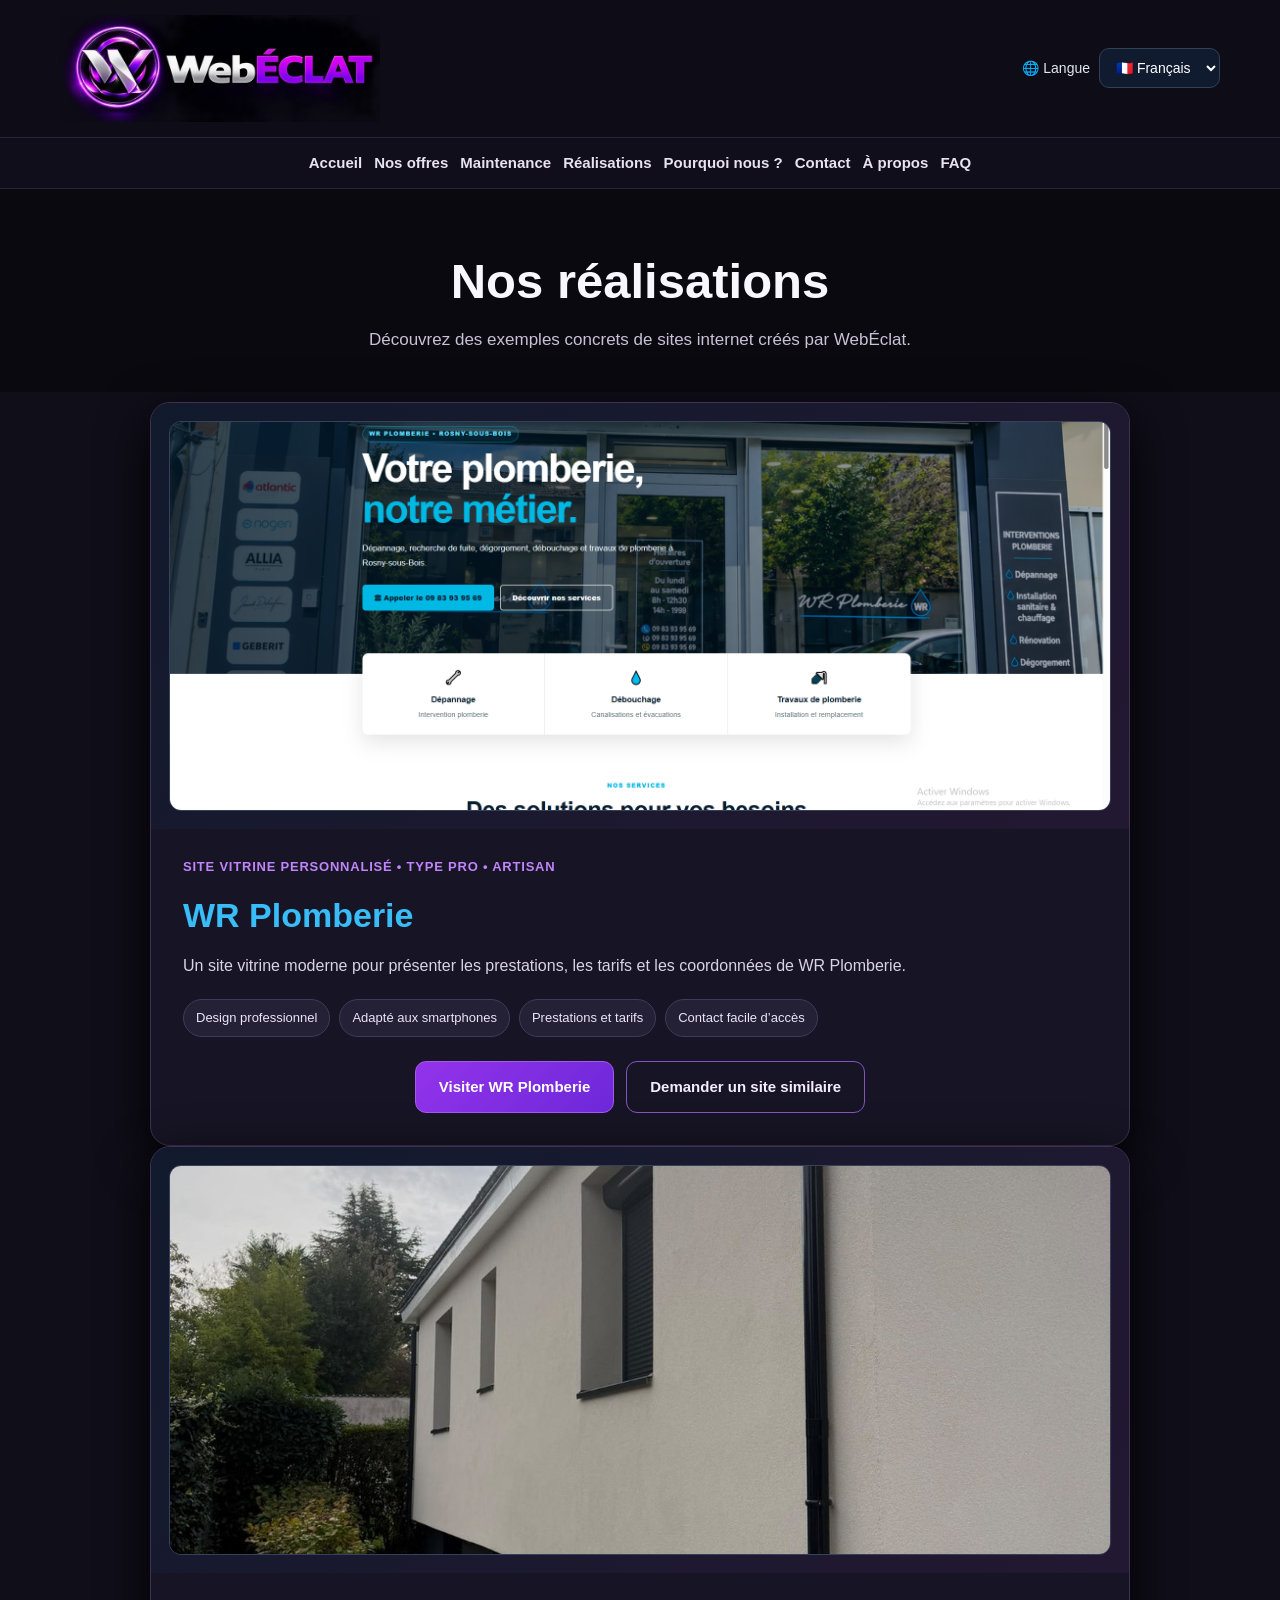
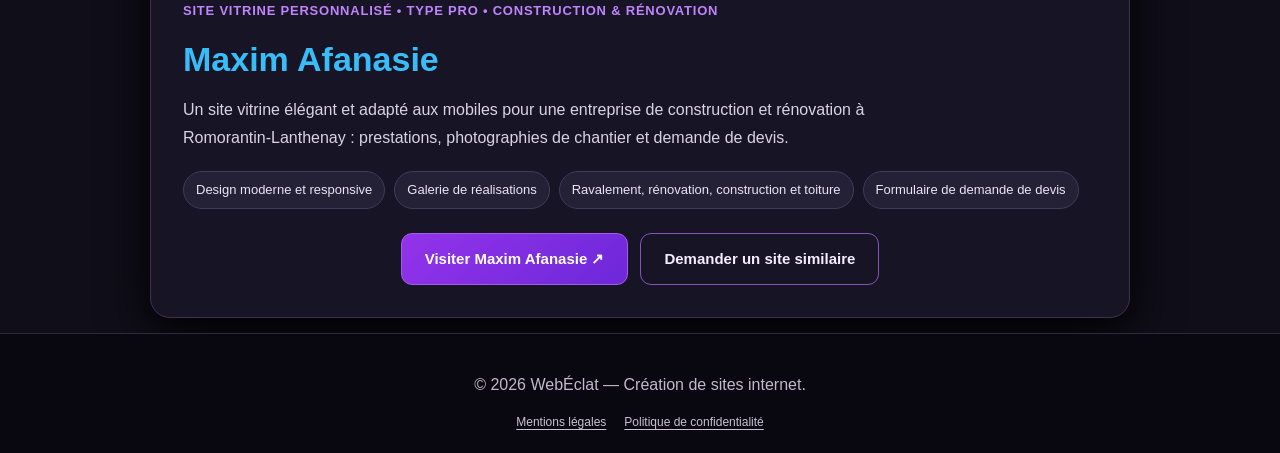
<file: realisations.html>
<!DOCTYPE html><html lang="fr"><head>
<meta charset="utf-8"/>
<meta content="width=device-width, initial-scale=1.0" name="viewport"/>
<meta content="WebÉclat crée des sites internet modernes et professionnels pour les artisans, commerçants et indépendants." name="description"/>
<title>WebÉclat | Création de sites internet</title>
<link href="style.css" rel="stylesheet"/>
<style>
    /* MENU SMARTPHONE */
    .site-navigation {
      position: relative;
      z-index: 10;
    }

    .menu-toggle {
      display: none;
    }

    .nav-links {
      display: flex;
      justify-content: center;
      align-items: center;
      flex-wrap: wrap;
      gap: 12px;
    }

    /* REALISATION */
    .portfolio-card {
      max-width: 850px;
      margin: 35px auto 0;
      padding: 25px;
      background: #151d30;
      border: 1px solid #293850;
      border-radius: 20px;
      text-align: center;
      overflow: hidden;
    }

    .portfolio-image {
      display: block;
      width: 100%;
      height: auto;
      max-height: 480px;
      object-fit: contain;
      background: #0b1020;
      border-radius: 12px;
    }

    .portfolio-card h3 {
      color: #38bdf8;
      font-size: 28px;
    }

    .contact-box {
      max-width: 650px;
      margin: 35px auto 0;
      padding: 35px 25px;
      background: #151d30;
      border: 1px solid #293850;
      border-radius: 20px;
      text-align: center;
    }

    .contact-email {
      display: inline-block;
      margin: 15px 0;
      color: #38bdf8;
      font-weight: bold;
      overflow-wrap: anywhere;
    }

    .note {
      max-width: 850px;
      margin: 20px auto;
      color: #94a3b8;
      font-size: 14px;
    }

    @media (max-width: 768px) {
      .site-navigation {
        display: block;
        padding: 0;
      }

      .menu-toggle {
        display: flex;
        align-items: center;
        justify-content: center;
        gap: 10px;
        width: 100%;
        padding: 16px;
        border: 0;
        background: #101b30;
        color: #ffffff;
        font-size: 17px;
        font-weight: 700;
        cursor: pointer;
      }

      .nav-links {
        display: none;
        flex-direction: column;
        align-items: stretch;
        gap: 0;
        padding: 0;
        background: #101b30;
      }

      .nav-links.open {
        display: flex;
      }

      .nav-links a {
        display: block;
        padding: 16px 20px;
        text-align: center;
        border-top: 1px solid #293850;
      }

      .cards {
        display: flex;
        flex-direction: column;
        align-items: stretch;
      }

      .card {
        width: 100%;
        max-width: 100%;
      }

      .portfolio-card {
        padding: 15px;
      }

      .contact-box {
        padding: 25px 18px;
      }
    }
  
/* Portfolio : visuels homogènes et cartes confortables sur mobile */
#realisations .portfolio-card{margin-top:24px}
#realisations .portfolio-card .portfolio-image{width:100%;height:clamp(210px,34vw,390px);max-height:none;object-fit:cover}
#realisations .portfolio-card .portfolio-actions{display:flex;justify-content:center;flex-wrap:wrap;gap:12px}
@media(max-width:768px){#realisations .portfolio-card .portfolio-image{height:220px}#realisations .portfolio-card .portfolio-actions{flex-direction:column}#realisations .portfolio-card .portfolio-actions .btn{width:100%;box-sizing:border-box}}
</style>
<style>
header{display:flex;align-items:center;justify-content:space-between;gap:16px;flex-wrap:wrap}
.language-wrap{display:flex;align-items:center;gap:9px;color:#e2e8f0;font-size:14px}
.language-wrap select{background:#101b30;color:#fff;border:1px solid #334155;border-radius:10px;padding:10px 12px;font-size:14px;cursor:pointer}
#maintenance .card{display:flex;flex-direction:column;gap:12px}
#maintenance .card .btn{margin-top:auto}
#maintenance .price small{font-size:15px;font-weight:500}
#maintenance .annual{color:#38bdf8;font-weight:700;margin-top:-10px}
#maintenance .popular{font-weight:700;color:#38bdf8;font-size:13px}
#maintenance .card p{line-height:1.6}
@media(max-width:768px){header{justify-content:center;text-align:center}.language-wrap{width:100%;justify-content:center}}
</style><style>
/* ACCÈS RAPIDE AUX PRIX, VISIBLE DÈS L'ACCUEIL */
.quick-prices{display:grid;grid-template-columns:repeat(2,minmax(0,1fr));gap:12px;max-width:660px;margin:24px auto}
.quick-price{position:relative;display:flex;flex-direction:column;align-items:center;justify-content:center;gap:4px;padding:15px 20px;border:1px solid #38bdf8;border-radius:14px;background:#15243b;color:#fff;text-decoration:none;line-height:1.35}
.quick-price strong{color:#38bdf8;font-size:19px}
.quick-price small{font-size:12px;margin-left:3px}
.quick-arrow{position:absolute;right:12px;top:10px;color:#38bdf8}
#services,#maintenance{scroll-margin-top:10px}
@media(max-width:768px){
  header{padding:10px 12px!important;gap:6px!important}
  .logo{font-size:22px!important}
  .language-wrap{margin:0!important}
  .language-wrap select{padding:7px!important}
  .menu-toggle{padding:10px!important}
  .hero{padding:26px 14px 30px!important}
  .hero h1{font-size:clamp(25px,6vw,32px)!important;line-height:1.2!important;margin:0 auto 12px!important}
  .hero p{font-size:14px!important;line-height:1.45!important;margin:0 auto 12px!important}
  .quick-prices{gap:8px;margin:12px auto!important}
  .quick-price{padding:12px 8px!important;font-size:12px!important;min-height:74px}
  .quick-price strong{font-size:15px!important}
  .quick-arrow{right:5px;top:4px}
  .hero>.btn{padding:10px 12px!important;margin:5px!important;font-size:13px!important}
  .section{padding:36px 14px!important}
  .section h2{margin-bottom:12px!important}
  .cards{gap:12px!important;margin:18px auto!important}
  .card{padding:20px!important}
  .card ul{margin:12px 0!important}
  .card li{margin:4px 0!important}
}
@media(max-width:370px){.quick-price strong{font-size:13px!important}}
</style><style>
/* Version mobile compacte : préserve le fond et les couleurs de style.css */
.hero-short{display:none}
@media(max-width:768px){
  header{display:flex!important;flex-direction:row!important;flex-wrap:nowrap!important;justify-content:space-between!important;align-items:center!important;gap:8px!important;padding:9px 12px!important;min-height:0!important}
  header .logo{font-size:clamp(18px,4.5vw,23px)!important;white-space:nowrap!important;line-height:1.1!important;margin:0!important}
  .language-wrap{width:auto!important;flex:0 0 auto!important;margin:0!important;gap:0!important}
  .language-wrap label{display:none!important}
  .language-wrap select{max-width:145px!important;width:145px!important;padding:7px 5px!important;font-size:12px!important;border-radius:9px!important}
  .site-navigation{padding:0!important}
  .menu-toggle{padding:9px!important;font-size:14px!important;line-height:1.3!important}
  .hero{min-height:0!important;height:auto!important;padding:30px 13px 26px!important;display:block!important}
  .hero h1{font-size:clamp(24px,6vw,31px)!important;line-height:1.16!important;margin:0 auto 12px!important;max-width:600px!important}
  .hero .hero-long{display:none!important}
  .hero .hero-short{display:block!important;font-size:14px!important;line-height:1.4!important;max-width:550px!important;margin:0 auto 14px!important}
  .quick-prices{display:grid!important;grid-template-columns:repeat(2,minmax(0,1fr))!important;gap:8px!important;margin:14px auto 12px!important;max-width:540px!important}
  .quick-price{min-height:70px!important;padding:12px 5px!important;font-size:12px!important;gap:4px!important}
  .quick-price strong{font-size:clamp(12px,3.5vw,16px)!important;white-space:nowrap!important}
  .quick-price small{font-size:10px!important}
  .quick-arrow{top:2px!important;right:4px!important}
  .hero>a.btn{display:inline-block!important;max-width:none!important;width:auto!important;padding:10px 12px!important;margin:4px 3px!important;font-size:13px!important;line-height:1.25!important}
  .section{padding:35px 14px!important}
  .section h2{font-size:26px!important}
  .cards{gap:12px!important;margin:18px auto!important}
  .card{padding:20px!important}
}
@media(max-width:370px){header .logo{font-size:17px!important}.language-wrap select{width:125px!important}.quick-price strong{font-size:12px!important}}
</style><style>
@media(max-width:768px){
 #services,#maintenance{padding:24px 14px!important}
 #services h2,#maintenance h2{font-size:25px!important;line-height:1.2!important;margin:0 0 7px!important}
 #services .intro,#maintenance .intro{font-size:14px!important;line-height:1.4!important;margin:0 auto 12px!important}
 #services .cards,#maintenance .cards{margin:10px auto!important;gap:10px!important}
 #services .card,#maintenance .card{padding:16px!important;border-radius:15px!important;gap:5px!important}
 #services .card h3,#maintenance .card h3{font-size:20px!important;margin:0 0 2px!important}
 #services .card .price,#maintenance .card .price{font-size:29px!important;margin:0 0 5px!important}
 #services .card ul{margin:5px 0 12px!important;padding-left:19px!important}
 #services .card li{font-size:14px!important;margin:2px 0!important;line-height:1.45!important}
 #services .card .btn,#maintenance .card .btn{padding:10px 12px!important;margin:8px 0 0!important;font-size:14px!important}
 #maintenance .card p{font-size:14px!important;margin:4px 0!important}
 #services .note,#maintenance .note{font-size:12px!important;margin:12px auto!important}
}
.quote-form{display:grid;gap:13px;text-align:left;max-width:650px;margin:20px auto}
.quote-form label{font-weight:600;font-size:14px}
.quote-form input.quote-form select.quote-form textarea{width:100%;margin-top:5px;padding:12px 14px;border:1px solid #40506b;background:#0b1427;color:#fff;border-radius:10px;font:inherit}
.quote-form textarea{min-height:110px;resize:vertical}
.quote-form .btn{cursor:pointer;width:100%;margin:5px 0}
.quote-form .form-consent{display:flex;align-items:flex-start;gap:9px;font-weight:400;line-height:1.4}
.quote-form .form-consent input{width:auto;margin:4px 0 0}
.form-privacy{font-size:12px;color:#b6c5da}
</style><style>
/* Offres compactes sur mobile, même si style.css définit des espacements */
@media(max-width:768px){
  section#services,section#maintenance{padding:19px 12px!important}
  section#services>h2,section#maintenance>h2{font-size:23px!important;line-height:1.18!important;margin:0 0 6px!important;padding:0!important}
  section#services>p.intro,section#maintenance>p.intro{font-size:13px!important;line-height:1.35!important;margin:0 auto 11px!important;padding:0!important}
  section#services .cards,section#maintenance .cards{gap:10px!important;margin:10px auto!important}
  section#services article.card,section#maintenance article.card{padding:13px 14px!important;min-height:0!important}
  section#services article.card h3,section#maintenance article.card h3{font-size:19px!important;line-height:1.2!important;margin:0 0 4px!important;padding:0!important}
  section#services article.card .price,section#maintenance article.card .price{font-size:28px!important;line-height:1.15!important;margin:0 0 8px!important;padding:0!important}
  section#services article.card ul,section#maintenance article.card ul{margin:5px 0 9px!important;padding:0!important;list-style:none!important}
  section#services article.card ul li,section#maintenance article.card ul li{font-size:14px!important;line-height:1.3!important;margin:0!important;padding:7px 3px!important;min-height:0!important}
  section#services article.card a.btn,section#maintenance article.card a.btn{padding:10px!important;margin:8px 0 0!important}
}
#quote-success{display:none;max-width:650px;margin:14px auto;padding:15px;border:1px solid #8c45ff;border-radius:12px;background:#221631;color:#fff;text-align:center}
#quote-success:target{display:block}
</style><style>
/* Optimisation mobile 2026 : aucune modification de l'affichage ordinateur */
@media (max-width:768px) {
  header {padding:9px 12px!important;gap:7px!important;min-height:60px!important;}
  header .logo {font-size:clamp(17px,4.3vw,22px)!important;letter-spacing:-.5px!important;}
  header .language-wrap {margin-left:auto!important;min-width:0!important;}
  header .language-wrap select {width:clamp(105px,28vw,138px)!important;max-width:138px!important;font-size:12px!important;padding:8px 3px!important;}
  header .menu-toggle {display:flex!important;flex:0 0 39px!important;width:39px!important;height:39px!important;min-width:39px!important;padding:0!important;border:1px solid #34415d!important;border-radius:10px!important;background:#142137!important;font-size:21px!important;align-items:center!important;justify-content:center!important;line-height:1!important;}
  .site-navigation {min-height:0!important;border:0!important;}
  .site-navigation .nav-links {position:relative!important;z-index:15!important;}
  .site-navigation .nav-links a {padding:12px 16px!important;font-size:14px!important;}
  .hero {padding:21px 12px 22px!important;}
  .hero h1 {font-size:clamp(22px,5.45vw,28px)!important;line-height:1.15!important;margin:0 auto 9px!important;max-width:540px!important;letter-spacing:-.45px!important;}
  .hero .hero-short {font-size:13px!important;line-height:1.35!important;margin:0 auto 10px!important;}
  .quick-prices {gap:7px!important;margin:10px auto 9px!important;}
  .quick-price {min-height:60px!important;padding:9px 5px!important;border-radius:12px!important;gap:3px!important;}
  .quick-price strong {font-size:clamp(11px,3.4vw,15px)!important;}
  .quick-price small {font-size:9px!important;}
  .hero>a.btn {padding:9px 10px!important;margin:3px 2px!important;font-size:12px!important;border-radius:11px!important;}
  section#services,section#maintenance {padding:18px 12px!important;}
  section#services>h2,section#maintenance>h2 {font-size:22px!important;margin:0 0 5px!important;}
  section#services>p.intro,section#maintenance>p.intro {font-size:12.5px!important;margin:0 auto 9px!important;}
  section#services article.card,section#maintenance article.card {padding:12px!important;}
  section#services article.card h3,section#maintenance article.card h3 {font-size:18px!important;}
  section#services article.card .price,section#maintenance article.card .price {font-size:27px!important;margin-bottom:5px!important;}
  section#services article.card ul li,section#maintenance article.card ul li {padding:6px 3px!important;font-size:13.5px!important;}
}
@media(max-width:360px){header{padding:8px!important;gap:5px!important}header .logo{font-size:16px!important}header .language-wrap select{width:103px!important}header .menu-toggle{flex-basis:36px!important;width:36px!important;min-width:36px!important}}
</style><style>
/* Finitions de la version mobile : bureau inchangé */
@media (max-width: 768px) {
  #services .card ul {list-style:none!important;padding:0!important;margin:9px 0 12px!important;}
  #services .card ul li {position:static!important;text-align:center!important;padding:7px 8px!important;line-height:1.45!important;}
  #services .card ul li::before {content:none!important;display:none!important;}
  #services .card .btn,#maintenance .card .btn {min-height:44px;display:inline-flex;align-items:center;justify-content:center;}
  #services .card h3,#maintenance .card h3 {line-height:1.22!important;}
  #maintenance .card p {line-height:1.5!important;}
  #realisations .portfolio-image {max-width:100%;height:auto;object-fit:cover;}
  .quote-form input.quote-form select.quote-form textarea {font-size:16px!important;min-height:44px;}
  .quote-form button {min-height:48px;}
  html {scroll-padding-top:12px;}
}
@media (max-width:360px) {
  .hero>a.btn {font-size:11px!important;padding:10px 7px!important;}
}
</style><style>/* Finitions WebÉclat : confort, lisibilité et conversion */
:root{color-scheme:dark}
button,select,input,textarea{font-family:inherit}
a:focus-visible,button:focus-visible,select:focus-visible,input:focus-visible,textarea:focus-visible{outline:3px solid #d8b4fe;outline-offset:3px}
.btn.quick-price.menu-toggle{touch-action:manipulation}
.card.portfolio-card.contact-box{overflow-wrap:anywhere}
.quote-form input:focus.quote-form select:focus.quote-form textarea:focus{border-color:#a855f7;box-shadow:0 0 0 3px rgba(168,85,247.16)}
@media(max-width:768px){
  .hero{padding-bottom:24px!important}
  .hero h1{max-width:28ch!important}
  .hero>a.btn{min-height:43px!important;display:inline-flex!important;align-items:center;justify-content:center}
  section#services article.card,section#maintenance article.card{border-radius:16px!important}
  section#services article.card ul li{font-size:14px!important;line-height:1.45!important}
  section#services article.card .btn,section#maintenance article.card .btn{width:100%;margin-left:0!important;margin-right:0!important}
  #avantages .card{padding:17px!important}
  #avantages .card h3{font-size:19px!important;margin-bottom:6px!important}
  #avantages .card p{font-size:14px!important;line-height:1.5!important;margin:0!important}
  #realisations .portfolio-card{margin-top:15px!important}
  #realisations .portfolio-card h3{font-size:22px!important;margin:12px 0 6px!important}
  #contact .quote-form-wrap{max-width:650px;margin:auto}
  #contact .quote-form{gap:11px}
  #contact .contact-box{margin-top:22px}
  .section .intro{font-size:14px!important;line-height:1.45!important}
}
@media(prefers-reduced-motion:reduce){html{scroll-behavior:auto!important}*,*::before,*::after{animation-duration:.01ms!important;transition-duration:.01ms!important}}
</style><meta content="#09090f" name="theme-color"/><style>
/* Choix du mode de demande de devis */
.quote-choice[hidden]{display:none!important}
.quote-choice{position:fixed;inset:0;z-index:1000;display:flex;align-items:center;justify-content:center;padding:18px;background:rgba(0,0,0.78)}
.quote-choice-panel{position:relative;width:min(100%,440px);max-height:90vh;overflow:auto;padding:26px 20px;background:#171525;border:1px solid #8d48ec;border-radius:18px;color:#fff;text-align:center;box-shadow:0 20px 70px #0009}
.quote-choice-panel h2{font-size:23px;line-height:1.25;margin:8px 26px 12px}
.quote-choice-panel p{color:#d8d4e5;line-height:1.5;margin:0 0 18px}
.quote-choice-panel .btn{display:block;width:100%;margin:10px 0;padding:13px 12px;font-size:15px;min-height:48px}
.quote-choice-panel .quote-secondary{background:#242138;border-color:#796397}
.quote-choice-close{position:absolute;right:10px;top:8px;width:38px;height:38px;border:0;border-radius:10px;background:transparent;color:#fff;font-size:27px;cursor:pointer}
@media(max-width:380px){.quote-choice-panel{padding:22px 15px}.quote-choice-panel h2{font-size:20px}}
</style>
<style id="webeclat-mobile-pro">
/* Finitions smartphone WebÉCLAT : affichage 320–768 px */
@media (max-width: 768px) {
  html, body { width: 100%; overflow-x: clip; }
  body { -webkit-text-size-adjust: 100%; }
  header {
    display:flex!important; align-items:center!important; justify-content:space-between!important;
    flex-wrap:nowrap!important; gap:6px!important; min-height:72px!important;
    padding:9px 10px!important; text-align:left!important;
  }
  header .logo { display:flex!important; flex:1 1 auto!important; min-width:0!important; align-items:center!important; }
  header .logo .brand-full-logo {
    display:block!important; width:100%!important; max-width:225px!important;
    height:auto!important; object-fit:contain!important; mix-blend-mode:screen!important;
  }
  header .language-wrap { width:auto!important; flex:0 0 auto!important; margin:0!important; }
  header .language-wrap label { display:none!important; }
  header .language-wrap select {
    width:96px!important; max-width:96px!important; min-height:42px!important;
    font-size:12px!important; padding:6px 4px!important; border-radius:10px!important;
  }
  header .menu-toggle {
    display:flex!important; flex:0 0 42px!important; width:42px!important; min-width:42px!important;
    height:42px!important; padding:0!important; font-size:22px!important;
    align-items:center!important; justify-content:center!important;
  }
  .site-navigation { padding:0!important; }
  .site-navigation .nav-links a { min-height:44px!important; display:flex!important; align-items:center!important; }
  section.hero {
    padding:25px 15px 27px!important; min-height:0!important;
    background-position:center!important;
  }
  section.hero h1 {
    font-size:clamp(24px,6.2vw,30px)!important; line-height:1.16!important;
    max-width:22ch!important; letter-spacing:-.5px!important; margin:0 auto 11px!important;
    text-wrap:balance;
  }
  section.hero .hero-short {
    display:block!important; max-width:36ch!important; margin:0 auto 13px!important;
    font-size:clamp(14px,3.65vw,16px)!important; line-height:1.48!important;
  }
  section.hero .quick-prices {
    width:100%!important; max-width:520px!important; gap:9px!important;
    margin:12px auto 13px!important;
    grid-template-columns:repeat(2,minmax(0,1fr))!important;
  }
  section.hero .quick-price {
    min-height:76px!important; padding:12px 7px!important; border-radius:15px!important;
  }
  section.hero .quick-price strong { font-size:clamp(12px,3.6vw,17px)!important; }
  section.hero .quick-price small { font-size:10px!important; }
  section.hero>a.btn {
    display:inline-flex!important; align-items:center!important; justify-content:center!important;
    min-height:48px!important; padding:12px 14px!important; margin:3px 3px!important;
    font-size:clamp(12px,3.5vw,15px)!important; border-radius:13px!important;
  }
  section#services, section#maintenance, section#realisations, section#avantages, section#contact {
    padding:42px 16px!important;
  }
  section#services>h2, section#maintenance>h2 {
    font-size:clamp(25px,6.2vw,30px)!important; line-height:1.2!important; margin-bottom:12px!important;
  }
  section#services>p.intro, section#maintenance>p.intro {
    font-size:15px!important; line-height:1.5!important; margin:0 auto 24px!important;
  }
  section#services .cards, section#maintenance .cards {
    grid-template-columns:1fr!important; gap:18px!important; margin:20px auto 0!important;
  }
  section#services article.card, section#maintenance article.card {
    padding:25px 20px!important; border-radius:22px!important;
  }
  section#services article.card h3, section#maintenance article.card h3 {
    font-size:23px!important; margin:0 0 12px!important;
  }
  section#services article.card .price, section#maintenance article.card .price {
    font-size:38px!important; margin-bottom:16px!important;
  }
  section#services article.card ul li, section#maintenance article.card ul li {
    padding:12px 7px!important; font-size:15px!important; line-height:1.45!important;
  }
  section#services article.card .btn, section#maintenance article.card .btn {
    min-height:52px!important; font-size:16px!important; border-radius:14px!important;
  }
  .quote-form input.quote-form select.quote-form textarea { font-size:16px!important; }
}
@media (max-width: 370px) {
  header { gap:4px!important; padding:8px 7px!important; }
  header .logo .brand-full-logo { max-width:185px!important; }
  header .language-wrap select { width:87px!important; max-width:87px!important; font-size:11px!important; }
  header .menu-toggle { flex-basis:39px!important; width:39px!important; min-width:39px!important; }
  section.hero { padding-left:10px!important; padding-right:10px!important; }
  section.hero .quick-price { padding:12px 4px!important; }
}
</style>
<style id="webeclat-mobile-final-2026">
/* Ajustements finaux pour smartphone uniquement ; design ordinateur inchangé. */
@media (max-width: 768px) {
  section.hero .quick-prices {
    display: grid !important;
    grid-template-columns: minmax(0, 1fr) !important;
    width: 100% !important;
    max-width: 410px !important;
    gap: 10px !important;
    margin: 16px auto !important;
  }
  section.hero .quick-price {
    width: 100% !important;
    min-height: 76px !important;
    padding: 12px 26px !important;
  }
  section.hero .quick-price strong {
    display: block !important;
    max-width: 100% !important;
    white-space: normal !important;
    overflow-wrap: anywhere !important;
    font-size: clamp(15px, 4.2vw, 19px) !important;
    line-height: 1.4 !important;
  }
  section.hero .quick-price small {
    font-size: 11px !important;
    white-space: nowrap !important;
  }
  section.hero .quick-arrow { right: 12px !important; top: 10px !important; }
  section.hero h1 { max-width: 26ch !important; }
  section.hero>a.btn { min-height: 46px !important; }
  section#services article.card .price,
  section#maintenance article.card .price { font-size: 36px !important; }
}
</style>
<style id="webeclat-mobile-carousel-2026">
/* Ajustements mobiles uniquement : accueil pleine hauteur et cartes à glisser. */
@media (max-width: 768px) {
  section.hero {
    min-height: calc(100svh - 72px) !important;
    height: auto !important;
    display: flex !important;
    flex-direction: column !important;
    align-items: center !important;
    justify-content: center !important;
    padding: 20px 14px 26px !important;
  }
  section.hero h1 { font-size: clamp(23px, 5.7vw, 30px) !important; }
  section.hero .quick-prices {
    display: grid !important;
    grid-template-columns: minmax(0, 1fr) !important;
    width: 100% !important;
    max-width: 410px !important;
    gap: 9px !important;
    margin: 12px auto !important;
  }
  section.hero .quick-price { min-height: 67px !important; padding: 10px 20px !important; }
  section.hero .quick-price strong {
    white-space: normal !important;
    overflow-wrap: normal !important;
    word-break: normal !important;
    font-size: clamp(14px, 3.8vw, 18px) !important;
  }
  section.hero .quick-price small { white-space: nowrap !important; }
  section.hero > a.btn { min-height: 44px !important; }
  /* Les cartes restent côte à côte sur ordinateur ; glissement natif sur téléphone. */
  section#services .cards,
  section#maintenance .cards {
    display: flex !important;
    flex-direction: row !important;
    flex-wrap: nowrap !important;
    align-items: stretch !important;
    justify-content: flex-start !important;
    gap: 14px !important;
    width: calc(100% + 16px) !important;
    max-width: none !important;
    margin: 15px -8px 0 !important;
    padding: 3px 8px 18px !important;
    overflow-x: auto !important;
    overflow-y: hidden !important;
    scroll-snap-type: x mandatory;
    scroll-padding-inline: 8px;
    -webkit-overflow-scrolling: touch;
    overscroll-behavior-x: contain;
    scrollbar-width: thin;
  }
  section#services .cards > article.card,
  section#maintenance .cards > article.card {
    flex: 0 0 min(82vw, 340px) !important;
    width: min(82vw, 340px) !important;
    min-width: min(82vw, 340px) !important;
    max-width: min(82vw, 340px) !important;
    box-sizing: border-box !important;
    scroll-snap-align: start;
    padding: 20px 17px !important;
  }
  section#services .card .price,
  section#maintenance .card .price { font-size: 33px !important; }
  section#services, section#maintenance { overflow: hidden; }
  section#services > p.intro::after,
  section#maintenance > p.intro::after {
    content: "  ← Faites glisser les offres →";
    display: block;
    color: #c084fc;
    font-size: 12px;
    font-weight: 700;
    margin-top: 8px;
  }
  section#realisations .portfolio-card { padding: 15px !important; }
}
@media (max-width: 370px) {
  section.hero { padding: 13px 10px 18px !important; }
  section.hero .quick-price { min-height: 62px !important; }
  section.hero .quick-price strong { font-size: 13px !important; }
}
@media (prefers-reduced-motion: reduce) {
  section#services .cards, section#maintenance .cards { scroll-behavior: auto !important; }
}
</style>
<style id="webeclat-mobile-finitions-2026">
/* Finitions mobiles : accueil resserré, boutons sur une ligne et cartes plus courtes. */
@media (max-width: 768px) {
  section.hero {
    min-height: 0 !important;
    height: auto !important;
    display: block !important;
    padding: 28px 12px 24px !important;
    text-align: center !important;
  }
  section.hero h1 { margin: 0 auto 12px !important; }
  section.hero .hero-short { margin: 0 auto 13px !important; }
  section.hero .quick-prices { margin: 13px auto 14px !important; gap: 9px !important; }
  section.hero > a.btn {
    display: inline-flex !important;
    width: calc(50% - 12px) !important;
    max-width: 210px !important;
    min-height: 46px !important;
    padding: 9px 6px !important;
    margin: 3px 3px !important;
    font-size: clamp(11px, 3.2vw, 14px) !important;
    line-height: 1.2 !important;
    vertical-align: middle !important;
    white-space: normal !important;
    box-sizing: border-box !important;
  }
  section#services, section#maintenance { padding: 29px 13px !important; }
  section#services > p.intro, section#maintenance > p.intro { margin-bottom: 12px !important; }
  section#services .cards, section#maintenance .cards { margin-top: 10px !important; padding-bottom: 12px !important; }
  section#services .cards > article.card, section#maintenance .cards > article.card {
    padding: 17px 14px !important;
    gap: 6px !important;
  }
  section#services article.card h3, section#maintenance article.card h3 { margin-bottom: 5px !important; font-size: 21px !important; }
  section#services article.card .price, section#maintenance article.card .price { font-size: 31px !important; margin-bottom: 7px !important; }
  section#services article.card ul { margin: 5px 0 9px !important; }
  section#services article.card ul li { padding: 6px 3px !important; line-height: 1.35 !important; }
  section#services article.card a.btn, section#maintenance article.card a.btn { min-height: 45px !important; margin-top: 8px !important; font-size: 14px !important; }
  section#services > p.note, section#maintenance > p.note { margin: 10px auto !important; font-size: 12px !important; line-height: 1.45 !important; }
}
@media (max-width: 360px) {
  section.hero > a.btn { font-size: 11px !important; padding: 9px 4px !important; }
}
</style>
<style id="webeclat-hero-viewport-fix-2026">
/* Correctif final : placé après les anciens styles intégrés pour éviter les conflits. */
@media (max-width: 768px) {
  section.hero#accueil {
    box-sizing: border-box !important;
    min-height: calc(100vh - 72px) !important;
    min-height: calc(100svh - 72px) !important;
    height: auto !important;
    display: grid !important;
    grid-template-columns: repeat(2, minmax(0, 1fr)) !important;
    align-content: center !important;
    justify-items: stretch !important;
    column-gap: 6px !important;
    row-gap: 0 !important;
    padding: 24px 14px 30px !important;
  }
  section.hero#accueil > h1,
  section.hero#accueil > p,
  section.hero#accueil > .quick-prices {
    grid-column: 1 / -1 !important;
  }
  section.hero#accueil > a.btn {
    display: inline-flex !important;
    width: 100% !important;
    max-width: none !important;
    min-width: 0 !important;
    margin: 3px 0 !important;
    padding: 10px 5px !important;
    white-space: normal !important;
    text-align: center !important;
  }
}
</style>
<style id="webeclat-hero-balance-2026">
/* Équilibre vertical sur les téléphones assez hauts : remonte la limite basse visuelle
   en décalant doucement le contenu, sans toucher aux cartes ni au bureau. */
@media (max-width: 768px) and (min-height: 700px) {
  section.hero#accueil > h1,
  section.hero#accueil > p,
  section.hero#accueil > .quick-prices,
  section.hero#accueil > a.btn {
    position: relative !important;
    top: clamp(16px, 4.5svh, 42px) !important;
  }
}
</style>
<style id="webeclat-promo-2026">
/* Promotion discrète, cohérente avec les couleurs existantes. */
.promo-offer{max-width:850px;margin:20px auto 25px;padding:16px 20px;border:1px solid rgba(192,132,252.55);border-radius:16px;background:rgba(168,85,247.09);text-align:center}
.promo-offer strong{color:#d8b4fe;font-size:18px}
.promo-offer p{margin:6px 0;color:#f8f7ff;line-height:1.5}
.promo-offer small{display:block;color:#c9c2d7;font-size:12px;line-height:1.5}
@media(max-width:768px){.promo-offer{margin:13px auto 16px;padding:13px 12px}.promo-offer strong{font-size:16px}.promo-offer p{font-size:13px}.promo-offer small{font-size:11px}}
</style>
<style id="webeclat-faq-style">
#faq{padding-top:48px;padding-bottom:48px}
.faq-list{max-width:850px;margin:25px auto 0;display:grid;gap:12px}
.faq-list details{background:#1b1528;border:1px solid #50335f;border-radius:14px;overflow:hidden}
.faq-list summary{list-style:none;cursor:pointer;padding:19px 22px;font-weight:700;font-size:17px;display:flex;align-items:center;justify-content:space-between;gap:14px}
.faq-list summary::-webkit-details-marker{display:none}
.faq-list summary::after{content:'+';color:#c084fc;font-size:25px;line-height:1;flex:none}
.faq-list details[open] summary::after{content:'−'}
.faq-list details p{margin:0;padding:0 22px 20px;color:#d8d0e3;line-height:1.65}
@media(max-width:768px){#faq{padding:35px 16px!important}.faq-list summary{padding:16px;font-size:15px}.faq-list details p{padding:0 16px 16px;font-size:14px}}
</style>
<style id="multi-page-layout">
/* Pages courtes et navigation claire */
.page-intro{padding:64px 20px 22px;text-align:center;max-width:950px;margin:auto}
.page-intro h1{font-size:clamp(30px,5vw,49px);line-height:1.15;margin:0 0 14px}
.page-intro p{color:#c9c2d7;font-size:17px;line-height:1.6}
.page-shortcuts{display:grid;grid-template-columns:repeat(3,minmax(0,1fr));gap:16px;max-width:1040px;margin:20px auto 55px;padding:0 18px}
.page-shortcuts a{background:#1b1830;border:1px solid #403052;border-radius:18px;padding:22px;text-decoration:none;color:#f8f7ff;display:flex;flex-direction:column;gap:10px;transition:transform .15s,border-color .15s}
.page-shortcuts a:hover{transform:translateY(-3px);border-color:#a855f7}
.page-shortcuts strong{color:#d8b4fe;font-size:19px}
.page-shortcuts span{color:#c9c2d7;font-size:14px;line-height:1.5}
.about-card{max-width:850px;margin:24px auto;background:#1b1830;border:1px solid #403052;border-radius:18px;padding:28px;text-align:left;line-height:1.7}
.about-card h2{color:#d8b4fe;margin-top:0}
.site-navigation .nav-links a[aria-current="page"]{color:#d8b4fe;text-decoration:underline;text-underline-offset:6px}
@media(max-width:768px){.page-intro{padding:36px 16px 12px}.page-intro h1{font-size:29px}.page-intro p{font-size:15px}.page-shortcuts{grid-template-columns:repeat(2,minmax(0,1fr));gap:10px;margin:16px auto 28px;padding:0 12px}.page-shortcuts a{padding:17px 12px}.page-shortcuts strong{font-size:15px}.page-shortcuts span{font-size:12px}.about-card{margin:15px 12px;padding:20px}.section{padding:32px 14px!important}section.hero#accueil{min-height:0!important;display:block!important;padding:35px 14px 26px!important}section.hero#accueil>.quick-prices{grid-template-columns:repeat(2,minmax(0,1fr))!important;max-width:520px!important}section.hero#accueil>.quick-prices .quick-price{min-height:75px!important;padding:10px 5px!important}section.hero#accueil>.quick-prices .quick-price strong{font-size:clamp(11px,3.2vw,15px)!important}section.hero#accueil > h1,section.hero#accueil > p,section.hero#accueil > .quick-prices,section.hero#accueil > a.btn{position:static!important;top:auto!important}}
</style><style id="portfolio-upgrade-2026">
#realisations .portfolio-card{max-width:980px;padding:0;overflow:hidden;text-align:left;background:#171525;border:1px solid #403052;box-shadow:0 16px 50px rgba(0,0,0.18)}
#realisations .portfolio-visual{padding:18px;background:linear-gradient(135deg,#111a2c,#231831)}
#realisations .portfolio-image{width:100%;max-height:460px;object-fit:contain;border:1px solid #35405a;border-radius:12px;background:#0b1020}
#realisations .portfolio-content{padding:28px 32px 32px}
#realisations .portfolio-eyebrow{color:#c084fc;font-weight:700;font-size:13px;letter-spacing:.06em;text-transform:uppercase}
#realisations .portfolio-card h3{margin:10px 0;font-size:clamp(25px,4vw,34px);color:#38bdf8}
#realisations .portfolio-card .portfolio-description{max-width:740px;color:#d9d4e4;line-height:1.75;margin:0 0 19px}
#realisations .portfolio-features{display:flex;flex-wrap:wrap;gap:9px;margin:0 0 24px;padding:0;list-style:none}
#realisations .portfolio-features li{padding:9px 12px;border:1px solid #403b59;border-radius:999px;background:#242036;color:#eae5f5;font-size:13px;line-height:1.35}
#realisations .portfolio-actions{display:flex;flex-wrap:wrap;gap:12px;align-items:center}
#realisations .portfolio-actions .btn{margin:0;text-decoration:none}
#realisations .portfolio-actions .portfolio-quote{background:transparent;border:1px solid #8653bb;color:#f5edff}
@media(max-width:768px){#realisations .portfolio-card{margin-top:16px!important;padding:0!important;border-radius:18px}#realisations .portfolio-visual{padding:10px}#realisations .portfolio-content{padding:19px 17px 22px}#realisations .portfolio-card h3{font-size:26px!important;margin:9px 0!important}#realisations .portfolio-card .portfolio-description{font-size:14px;line-height:1.65}#realisations .portfolio-features{gap:7px}#realisations .portfolio-features li{font-size:12px;padding:8px 10px}#realisations .portfolio-actions{flex-direction:column;align-items:stretch}#realisations .portfolio-actions .btn{display:flex;justify-content:center;text-align:center;width:100%;min-height:46px;align-items:center}}
</style><style id="portfolio-one-screen-2026">
/* Réalisations : présentation compacte sans changer les autres pages. */
#realisations{padding-top:10px!important;padding-bottom:15px!important}
#realisations .portfolio-card{margin-top:0!important}
@media(max-width:768px){
  .page-intro{padding:16px 12px 8px!important}
  .page-intro h1{font-size:clamp(23px,6vw,28px)!important;margin:0 0 3px!important}
  .page-intro p{font-size:12px!important;line-height:1.35!important;margin:0!important}
  section#realisations{padding:4px 12px 10px!important}
  #realisations .portfolio-card{margin:0 auto!important;padding:0!important;border-radius:15px!important;max-width:550px}
  #realisations .portfolio-visual{padding:7px!important}
  #realisations .portfolio-image{display:block!important;width:100%!important;height:clamp(125px,24svh,200px)!important;max-height:none!important;object-fit:contain!important;border-radius:9px!important}
  #realisations .portfolio-content{padding:9px 13px 13px!important;text-align:center!important}
  #realisations .portfolio-eyebrow{font-size:10px!important;letter-spacing:.05em!important}
  #realisations .portfolio-card h3{font-size:24px!important;margin:3px 0 6px!important;line-height:1.2!important}
  #realisations .portfolio-description{font-size:13px!important;line-height:1.42!important;margin:0 auto 9px!important;max-width:42ch!important}
  #realisations .portfolio-features{justify-content:center!important;gap:5px!important;margin:0 0 10px!important}
  #realisations .portfolio-features li{font-size:11px!important;padding:5px 7px!important;line-height:1.2!important}
  #realisations .portfolio-actions{display:grid!important;grid-template-columns:1fr 1fr!important;gap:7px!important}
  #realisations .portfolio-actions .btn{font-size:11px!important;line-height:1.2!important;min-height:43px!important;padding:7px 5px!important;border-radius:10px!important;margin:0!important}
  footer{padding:12px 8px!important}
  footer p{font-size:11px!important;margin:0!important}
}
@media(max-width:370px){#realisations .portfolio-features li{font-size:9px!important;padding:4px 5px!important}#realisations .portfolio-actions .btn{font-size:10px!important}}
</style><style id="portfolio-footer-bottom-2026">
/* Garde le copyright en bas de l'écran lorsque le contenu est court. */
html{min-height:100%}
body{min-height:100vh;min-height:100svh;display:flex;flex-direction:column}
body>main{flex:1 0 auto}
body>footer{margin-top:auto}
@media(max-width:768px){body>footer{padding-bottom:max(14px,env(safe-area-inset-bottom))!important}}
</style></head><body><header>
<div class="logo"><img alt="WebÉCLAT" class="brand-full-logo" src="images/logo-webeclat-test-76.webp"/></div>
<div class="language-wrap"><label for="languageSelect">🌐 <span data-i18n="languageLabel">Langue</span></label><select aria-label="Choisir la langue" id="languageSelect"><option value="fr">🇫🇷 Français</option><option value="en">🇬🇧 English</option><option value="es">🇪🇸 Español</option><option value="ru">🇷🇺 Русский</option><option value="de">🇩🇪 Deutsch</option></select></div><button aria-controls="navLinks" aria-expanded="false" aria-label="Ouvrir le menu" class="menu-toggle" id="menuToggle" type="button"><span aria-hidden="true">☰</span></button></header><nav aria-label="Navigation principale" class="site-navigation">
<div class="nav-links" id="navLinks">
<a data-i18n="home" href="index.html">Accueil</a>
<a data-i18n="offers" href="offres.html#services">Nos offres</a>
<a data-i18n="maintenanceNav" href="maintenance.html#maintenance">Maintenance</a><a data-i18n="works" href="realisations.html#realisations">Réalisations</a>
<a data-i18n="whyNav" href="apropos.html#avantages">Pourquoi nous ?</a>
<a data-i18n="contact" href="contact.html#contact">Contact</a>
<a href="apropos.html#avantages">À propos</a><a href="contact.html#faq">FAQ</a></div>
</nav><main><div class="page-intro"><h1>Nos réalisations</h1><p>Découvrez des exemples concrets de sites internet créés par WebÉclat.</p></div><section class="section" id="realisations">


<article class="portfolio-card">
<div class="portfolio-visual"><img alt="Aperçu du site internet WR Plomberie" class="portfolio-image" loading="lazy" src="demonstrations/wr-plomberie/apercu.png"/></div>
<div class="portfolio-content">
<div class="portfolio-eyebrow">Site vitrine personnalisé • Type Pro • Artisan</div>
<h3>WR Plomberie</h3>
<p class="portfolio-description" data-i18n="portfolioDesc">Un site vitrine moderne pour présenter les prestations, les tarifs et les coordonnées de WR Plomberie.</p>
<ul class="portfolio-features">
<li data-i18n="portfolioFeature1">Design professionnel</li>
<li data-i18n="portfolioFeature2">Adapté aux smartphones</li>
<li data-i18n="portfolioFeature3">Prestations et tarifs</li>
<li data-i18n="portfolioFeature4">Contact facile d'accès</li>
</ul>
<div class="portfolio-actions">
<a class="btn" data-i18n="visit" href="https://teddy85300.github.io/wr-plomberie/" rel="noopener noreferrer" target="_blank">Visiter WR Plomberie</a>
<a class="btn portfolio-quote" data-i18n="portfolioQuote" href="contact.html#contact">Demander un site similaire</a>
</div>
</div>
</article>

<article class="portfolio-card portfolio-maxim">
<div class="portfolio-visual"><img alt="Photographie d’une maison rénovée illustrant le site Maxim Afanasie" class="portfolio-image" loading="lazy" src="[data-uri]"/></div>
<div class="portfolio-content">
<div class="portfolio-eyebrow">Site vitrine personnalisé • Type Pro • Construction &amp; rénovation</div>
<h3>Maxim Afanasie</h3>
<p class="portfolio-description">Un site vitrine élégant et adapté aux mobiles pour une entreprise de construction et rénovation à Romorantin-Lanthenay : prestations, photographies de chantier et demande de devis.</p>
<ul class="portfolio-features">
<li>Design moderne et responsive</li>
<li>Galerie de réalisations</li>
<li>Ravalement, rénovation, construction et toiture</li>
<li>Formulaire de demande de devis</li>
</ul>
<div class="portfolio-actions">
<a class="btn" href="https://maxim-afanasie.pages.dev/" rel="noopener noreferrer" target="_blank">Visiter Maxim Afanasie ↗</a>
<a class="btn portfolio-quote" href="contact.html#contact">Demander un site similaire</a>
</div>
</div>
</article>
</section></main><div class="quote-choice" hidden="" id="quoteChoice">
<div aria-describedby="quoteChoiceText" aria-labelledby="quoteChoiceTitle" aria-modal="true" class="quote-choice-panel" role="dialog">
<button aria-label="Fermer" class="quote-choice-close" id="quoteChoiceClose" type="button">×</button>
<h2 id="quoteChoiceTitle">Demander un devis</h2>
<p id="quoteChoiceText">Choisissez comment envoyer votre demande.</p>
<a class="btn" href="contact.html#contact" id="quoteChoiceForm">Remplir le formulaire</a>
<a class="btn quote-secondary" href="mailto:webcreastudio.france@gmail.com" id="quoteChoiceEmail">Envoyer un e-mail préparé</a>
</div>
</div><footer>
<p data-i18n="footer">
      © 2026 WebÉclat —
      Création de sites internet.
    </p>
<nav aria-label="Informations légales" style="display:flex;justify-content:center;align-items:center;flex-wrap:wrap;gap:8px 18px;margin-top:8px;font-size:12px;line-height:1.5;">
  <a href="mentions-legales.html" style="color:#c9c2d7;text-decoration:underline;text-underline-offset:3px;">Mentions légales</a>
  <a href="politique-confidentialite.html" style="color:#c9c2d7;text-decoration:underline;text-underline-offset:3px;">Politique de confidentialité</a>
</nav>
</footer><script>
    const menuToggle = document.getElementById("menuToggle");
    const navLinks = document.getElementById("navLinks");

    function closeMenu() {
      navLinks.classList.remove("open");
      menuToggle.setAttribute("aria-expanded", "false");
    }

    menuToggle.addEventListener("click", function () {
      const isOpen = navLinks.classList.toggle("open");
      menuToggle.setAttribute("aria-expanded", String(isOpen));
    });

    navLinks.querySelectorAll("a").forEach(function (link) {
      link.addEventListener("click", closeMenu);
    });

    window.addEventListener("resize", function () {
      if (window.innerWidth > 768) {
        closeMenu();
      }
    });
  </script>
<script>
const translations = {"fr": {"menu": "Menu", "home": "Accueil", "offers": "Nos offres", "works": "Réalisations", "whyNav": "Pourquoi nous ?", "contact": "Contact", "heroTitle": "Un site internet professionnel pour développer votre activité.", "heroDesc": "WebÉclat crée des sites internet modernes pour les artisans, commerçants et entrepreneurs. Des solutions adaptées à votre image, accessibles sur ordinateur, tablette et smartphone.", "discover": "Découvrir nos offres", "contactUs": "Nous contacter", "offersTitle": "Nos offres de création", "offersDesc": "Des sites internet modernes, adaptés aux besoins et aux budgets des petites entreprises.", "essential": "Site Essentiel", "professional": "Site Professionnel", "premium": "Site Premium", "b1": "Site vitrine 1 page", "b2": "Design moderne", "b3": "Adapté aux smartphones", "b4": "Présentation de votre activité", "b5": "Bouton de contact", "p1": "Jusqu'à 5 pages", "p2": "Design personnalisé", "p3": "Compatible smartphones", "p4": "Galerie de réalisations", "p5": "Formulaire de contact", "p6": "Référencement de base", "r1": "Jusqu'à 8 pages", "r2": "Design sur mesure", "r3": "Galerie photos", "r5": "Optimisation mobile", "quote": "Demander un devis", "offersNote": "Tarifs de lancement indicatifs. Hébergement, nom de domaine et fonctionnalités spécifiques non inclus. Un devis personnalisé est établi selon les besoins de votre projet.", "worksTitle": "Nos réalisations", "worksDesc": "Découvrez un exemple concret de site internet réalisé.", "portfolioDesc": "Un site vitrine moderne pour présenter les prestations, les tarifs et les coordonnées de WR Plomberie.", "portfolioCategory": "Site vitrine • Artisan", "portfolioFeature1": "Design professionnel", "portfolioFeature2": "Adapté aux smartphones", "portfolioFeature3": "Prestations et tarifs", "portfolioFeature4": "Contact facile d’accès", "portfolioQuote": "Demander un site similaire", "visit": "Visiter WR Plomberie", "whyTitle": "Pourquoi choisir WebÉclat ?", "why1": "Un site professionnel et personnalisé pour valoriser votre activité et inspirer confiance à vos clients.", "mobile": "Adapté aux mobiles", "why2": "Vous choisissez librement votre formule. La maintenance est facultative, avec des tarifs transparents.", "affordable": "Tarifs accessibles", "why3": "Un interlocuteur pour vous conseiller, créer votre site et vous accompagner dans sa mise en ligne.", "contactTitle": "Parlons de votre projet", "contactDesc": "Vous souhaitez créer un site internet pour votre entreprise ? Contactez WebÉclat pour demander un devis personnalisé.", "contactEmail": "Contactez-nous par e-mail", "contactInfo": "Présentez-nous votre activité et le site que vous souhaitez créer.", "contactPrompt": "Cliquez ci-dessous pour préparer votre demande de devis.", "contactButton": "Remplir le formulaire", "contactNote": "Utilisez le formulaire ci-dessus pour recevoir une réponse par e-mail.", "footer": "© 2026 WebÉclat — Création de sites internet.", "languageLabel": "Langue", "maintenanceNav": "Maintenance", "maintenanceTitle": "Maintenance & suivi", "maintenanceIntro": "Gardez votre site à jour avec nos abonnements facultatifs.", "maintenanceBasic": "Essentiel", "maintenanceComfort": "Confort", "maintenancePremium": "Premium", "perMonth": "/mois", "yearBasic": "ou 49 €/an", "yearComfort": "ou 149 €/an", "yearPremium": "ou 290 €/an", "maintenanceBasicDesc": "Vérification du site, sauvegarde périodique et assistance en cas de problème lié à sa réalisation. Modifications facturées séparément.", "maintenanceComfortDesc": "Prestations Essentiel + une petite modification de texte, photo ou tarif par mois.", "maintenancePremiumDesc": "Prestations Confort + jusqu'à une heure de modifications de contenu par mois et traitement prioritaire les jours ouvrés.", "choosePlan": "Choisir cette formule", "popular": "Le plus demandé", "maintenanceNote": "Abonnements facultatifs. Temps non utilisé non reportable. Nouvelles pages, refontes, hébergement, nom de domaine et services tiers facturés séparément. Conditions précisées au devis.", "quickCreation": "Création de site", "quickMaintenance": "Maintenance", "heroShort": "Des sites modernes pour artisans, commerçants et indépendants, adaptés à tous les écrans.", "formTitle": "Demandez votre devis en ligne", "formIntro": "Remplissez ce formulaire : aucun logiciel de messagerie nécessaire.", "formName": "Votre nom *", "formEmail": "Votre adresse e-mail *", "formBusiness": "Entreprise (facultatif)", "formOffer": "Formule souhaitée *", "formSelect": "Sélectionnez une formule", "formOther": "Autre projet / devis personnalisé", "formMessage": "Décrivez votre projet *", "formConsent": "J'accepte que mes informations soient transmises via Formspree pour répondre à ma demande de devis.", "formPrivacy": "Les informations servent uniquement à répondre à votre demande. Le formulaire utilise le service tiers Formspree.", "formSend": "Envoyer ma demande", "whyHeading1": "Un site à votre image", "whyHeading2": "Sans abonnement obligatoire", "whyHeading3": "Un accompagnement personnalisé", "faqTitle": "Questions fréquentes", "faqIntro": "Les réponses aux questions les plus courantes avant de lancer votre projet.", "faqQ1": "Le prix affiché est-il définitif ?", "faqA1": "Les tarifs présentés sont indicatifs. Un devis personnalisé précise le prix final selon vos besoins, les fonctionnalités souhaitées et les éventuels frais supplémentaires.", "faqQ2": "Dois-je payer un abonnement ?", "faqA2": "Non. La maintenance est facultative. Vous pouvez choisir une formule sans abonnement ou opter pour un suivi à partir de 7,90 € par mois.", "faqQ3": "Puis-je avoir une adresse en .fr ?", "faqA3": "Oui. Vous pouvez utiliser un nom de domaine personnalisé en .fr, acheté et renouvelé séparément à votre nom. WebÉclat peut vous accompagner dans sa configuration.", "faqQ4": "Combien de temps faut-il pour créer mon site ?", "faqA4": "Le délai dépend du nombre de pages, du contenu fourni et des fonctionnalités demandées. Une estimation vous est communiquée dans votre devis."}, "en": {"menu": "Menu", "home": "Home", "offers": "Our offers", "works": "Portfolio", "whyNav": "Why us?", "contact": "Contact", "heroTitle": "A professional website to grow your business.", "heroDesc": "WebÉclat builds modern websites for tradespeople, shops and entrepreneurs. Tailored to your business and designed for desktop, tablet and mobile.", "discover": "Explore our offers", "contactUs": "Contact us", "offersTitle": "Our website packages", "offersDesc": "Modern websites suited to the needs and budgets of small businesses.", "essential": "Essential Website", "professional": "Professional Website", "premium": "Premium Website", "b1": "One-page website", "b2": "Modern design", "b3": "Mobile-friendly", "b4": "Your business presentation", "b5": "Contact button", "p1": "Up to 5 pages", "p2": "Custom design", "p3": "Mobile compatible", "p4": "Project gallery", "p5": "Contact form", "p6": "Basic SEO", "r1": "Up to 8 pages", "r2": "Bespoke design", "r3": "Photo gallery", "r5": "Mobile optimisation", "quote": "Request a quote", "offersNote": "Introductory guide prices. Hosting, domain name and special features are not included. A personalised quote will be provided for your project.", "worksTitle": "Our work", "worksDesc": "See an example of a website we have built.", "portfolioDesc": "A modern website showcasing WR Plomberie’s services, prices and contact details.", "portfolioCategory": "Showcase website • Tradesperson", "portfolioFeature1": "Professional design", "portfolioFeature2": "Mobile-friendly", "portfolioFeature3": "Services and pricing", "portfolioFeature4": "Easy contact access", "portfolioQuote": "Request a similar website", "visit": "Visit WR Plomberie website", "whyTitle": "Why choose WebÉclat?", "why1": "A professional, tailored website to showcase your business and build customer trust.", "mobile": "Mobile-friendly", "why2": "Choose the package that suits you. Maintenance is optional, with transparent pricing.", "affordable": "Affordable prices", "why3": "One point of contact to advise you, create your website and help you launch it.", "contactTitle": "Let's discuss your project", "contactDesc": "Need a website for your business? Contact WebÉclat for a personalised quote.", "contactEmail": "Contact us by email", "contactInfo": "Tell us about your business and the website you would like.", "contactPrompt": "Click below to prepare your quote request.", "contactButton": "Complete the form", "contactNote": "Use the form above to receive a reply by email.", "footer": "© 2026 WebÉclat — Website creation.", "languageLabel": "Language", "maintenanceNav": "Maintenance", "maintenanceTitle": "Maintenance & support", "maintenanceIntro": "Keep your website up to date with our optional plans.", "maintenanceBasic": "Essential", "maintenanceComfort": "Comfort", "maintenancePremium": "Premium", "perMonth": "/month", "yearBasic": "or €49/year", "yearComfort": "or €149/year", "yearPremium": "or €290/year", "maintenanceBasicDesc": "Site checks, periodic backups and help with issues related to the website we built. Content edits billed separately.", "maintenanceComfortDesc": "Essential services plus one small text, photo or price edit per month.", "maintenancePremiumDesc": "Comfort services plus up to one hour of content updates per month and priority handling on working days.", "choosePlan": "Choose this plan", "popular": "Most popular", "maintenanceNote": "Optional plans. Unused time does not roll over. New pages, redesigns, hosting, domain names and third-party services are billed separately. Terms confirmed in your quote.", "quickCreation": "Website creation", "quickMaintenance": "Maintenance", "heroShort": "Modern websites for tradespeople, shops and freelancers, optimised for every screen.", "formTitle": "Request your quote online", "formIntro": "Complete this form without opening your email app.", "formName": "Your name *", "formEmail": "Your email address *", "formBusiness": "Company (optional)", "formOffer": "Preferred package *", "formSelect": "Select a package", "formOther": "Other project / custom quote", "formMessage": "Describe your project *", "formConsent": "I agree to my information being transmitted via Formspree to answer my request.", "formPrivacy": "Your information is used only to respond to your enquiry. This form uses the third-party service Formspree.", "formSend": "Send my request", "whyHeading1": "A website that reflects you", "whyHeading2": "No mandatory subscription", "whyHeading3": "Personalised guidance", "faqTitle": "Frequently asked questions", "faqIntro": "Answers to common questions before starting your project.", "faqQ1": "Is the displayed price final?", "faqA1": "The prices shown are indicative. Your personalised quote confirms the final price based on your needs, requested features and any additional costs.", "faqQ2": "Do I have to pay a subscription?", "faqA2": "No. Maintenance is optional. You can choose a plan without a subscription or support starting at €7.90 per month.", "faqQ3": "Can I have a .fr domain name?", "faqA3": "Yes. You can use a personalised .fr domain purchased and renewed separately in your name. WebÉclat can help you configure it.", "faqQ4": "How long does it take to build my website?", "faqA4": "Timing depends on the number of pages, supplied content and requested features. Your quote includes an estimated timeframe."}, "es": {"menu": "Menú", "home": "Inicio", "offers": "Ofertas", "works": "Proyectos", "whyNav": "¿Por qué elegirnos?", "contact": "Contacto", "heroTitle": "Una página web profesional para hacer crecer tu negocio.", "heroDesc": "WebÉclat crea sitios web modernos para artesanos, comerciantes y emprendedores. Adaptados a tu imagen y accesibles desde ordenador, tableta y móvil.", "discover": "Ver nuestras ofertas", "contactUs": "Contáctanos", "offersTitle": "Nuestros paquetes web", "offersDesc": "Sitios web modernos adaptados a las necesidades y presupuestos de las pequeñas empresas.", "essential": "Web Esencial", "professional": "Web Profesional", "premium": "Web Premium", "b1": "Web de una página", "b2": "Diseño moderno", "b3": "Adaptado a móviles", "b4": "Presentación de tu actividad", "b5": "Botón de contacto", "p1": "Hasta 5 páginas", "p2": "Diseño personalizado", "p3": "Compatible con móviles", "p4": "Galería de trabajos", "p5": "Formulario de contacto", "p6": "SEO básico", "r1": "Hasta 8 páginas", "r2": "Diseño a medida", "r3": "Galería de fotos", "r5": "Optimización móvil", "quote": "Solicitar presupuesto", "offersNote": "Precios orientativos de lanzamiento. No incluyen alojamiento, dominio ni funciones especiales. Se elaborará un presupuesto personalizado.", "worksTitle": "Nuestros proyectos", "worksDesc": "Descubre un ejemplo de sitio web realizado.", "portfolioDesc": "Una web moderna con los servicios, precios y datos de contacto de WR Plomberie.", "portfolioCategory": "Web escaparate • Artesano", "portfolioFeature1": "Diseño profesional", "portfolioFeature2": "Adaptada a móviles", "portfolioFeature3": "Servicios y tarifas", "portfolioFeature4": "Contacto accesible", "portfolioQuote": "Solicitar una web similar", "visit": "Visitar WR Plomberie", "whyTitle": "¿Por qué elegir WebÉclat?", "why1": "Una web profesional y personalizada para destacar tu actividad y generar confianza.", "mobile": "Adaptado a móviles", "why2": "Elige libremente tu plan. El mantenimiento es opcional, con precios transparentes.", "affordable": "Precios asequibles", "why3": "Una persona de contacto para asesorarte, crear tu web y acompañarte en su publicación.", "contactTitle": "Hablemos de tu proyecto", "contactDesc": "¿Quieres crear una página web para tu empresa? Contacta con WebÉclat para un presupuesto personalizado.", "contactEmail": "Contáctanos por correo", "contactInfo": "Cuéntanos tu actividad y la web que deseas crear.", "contactPrompt": "Haz clic abajo para preparar tu solicitud.", "contactButton": "Rellenar el formulario", "contactNote": "Utiliza el formulario anterior para recibir una respuesta por correo.", "footer": "© 2026 WebÉclat — Creación de sitios web.", "languageLabel": "Idioma", "maintenanceNav": "Mantenimiento", "maintenanceTitle": "Mantenimiento y seguimiento", "maintenanceIntro": "Mantén tu web actualizada con nuestros planes opcionales.", "maintenanceBasic": "Esencial", "maintenanceComfort": "Confort", "maintenancePremium": "Premium", "perMonth": "/mes", "yearBasic": "o 49 €/año", "yearComfort": "o 149 €/año", "yearPremium": "o 290 €/año", "maintenanceBasicDesc": "Revisión del sitio, copias de seguridad periódicas y asistencia por problemas de nuestra realización. Cambios de contenido aparte.", "maintenanceComfortDesc": "Servicios Esencial más un pequeño cambio de texto, foto o precio al mes.", "maintenancePremiumDesc": "Servicios Confort más hasta una hora de cambios al mes y atención prioritaria en días laborables.", "choosePlan": "Elegir este plan", "popular": "Más solicitado", "maintenanceNote": "Planes opcionales. El tiempo no utilizado no se acumula. Páginas nuevas, rediseños, alojamiento, dominio y servicios externos se facturan aparte. Condiciones en el presupuesto.", "quickCreation": "Creación de sitios web", "quickMaintenance": "Mantenimiento", "heroShort": "Sitios web modernos para artesanos, comercios y autónomos, adaptados a todas las pantallas.", "formTitle": "Solicita tu presupuesto en línea", "formIntro": "Rellena el formulario sin abrir tu correo.", "formName": "Tu nombre *", "formEmail": "Tu correo electrónico *", "formBusiness": "Empresa (opcional)", "formOffer": "Paquete deseado *", "formSelect": "Selecciona un paquete", "formOther": "Otro proyecto / presupuesto personalizado", "formMessage": "Describe tu proyecto *", "formConsent": "Acepto que mis datos se transmitan a través de Formspree para responder a mi solicitud.", "formPrivacy": "Tus datos solo se utilizan para responder a tu solicitud. Este formulario usa el servicio externo Formspree.", "formSend": "Enviar mi solicitud", "whyHeading1": "Una web a tu medida", "whyHeading2": "Sin suscripción obligatoria", "whyHeading3": "Atención personalizada", "faqTitle": "Preguntas frecuentes", "faqIntro": "Respuestas a las preguntas más comunes antes de empezar.", "faqQ1": "¿El precio mostrado es definitivo?", "faqA1": "Los precios son orientativos. El presupuesto personalizado especifica el precio final según tus necesidades y posibles gastos adicionales.", "faqQ2": "¿Es obligatorio pagar una suscripción?", "faqA2": "No. El mantenimiento es opcional. Puedes elegir un plan sin suscripción o soporte desde 7,90 € al mes.", "faqQ3": "¿Puedo tener un dominio .fr?", "faqA3": "Sí. Puedes comprar y renovar por separado un dominio .fr a tu nombre. WebÉclat puede ayudarte a configurarlo.", "faqQ4": "¿Cuánto tiempo se tarda en crear mi web?", "faqA4": "Depende del número de páginas, los contenidos y las funciones. El presupuesto incluirá una estimación."}, "de": {"menu": "Menü", "home": "Startseite", "offers": "Angebote", "works": "Referenzen", "whyNav": "Warum wir?", "contact": "Kontakt", "heroTitle": "Eine professionelle Website für den Erfolg Ihres Unternehmens.", "heroDesc": "WebÉclat erstellt moderne Websites für Handwerksbetriebe, Geschäfte und Selbstständige. Individuell gestaltet und für Computer, Tablets und Smartphones optimiert.", "discover": "Unsere Angebote ansehen", "contactUs": "Kontaktieren Sie uns", "offersTitle": "Unsere Website-Pakete", "offersDesc": "Moderne Websites für die Bedürfnisse und Budgets kleiner Unternehmen.", "essential": "Basis-Website", "professional": "Professionelle Website", "premium": "Premium-Website", "b1": "Einseitige Website", "b2": "Modernes Design", "b3": "Smartphone-optimiert", "b4": "Vorstellung Ihres Unternehmens", "b5": "Kontakt-Button", "p1": "Bis zu 5 Seiten", "p2": "Individuelles Design", "p3": "Mobilfreundlich", "p4": "Projektgalerie", "p5": "Kontaktformular", "p6": "Grundlegende SEO", "r1": "Bis zu 8 Seiten", "r2": "Maßgeschneidertes Design", "r3": "Fotogalerie", "r5": "Mobile Optimierung", "quote": "Angebot anfordern", "offersNote": "Unverbindliche Einführungspreise. Hosting, Domain und Sonderfunktionen sind nicht enthalten. Sie erhalten ein individuelles Angebot.", "worksTitle": "Unsere Referenzen", "worksDesc": "Entdecken Sie ein Beispiel unserer Arbeit.", "portfolioDesc": "Eine moderne Website mit Leistungen, Preisen und Kontaktdaten von WR Plomberie.", "portfolioCategory": "Unternehmenswebsite • Handwerk", "portfolioFeature1": "Professionelles Design", "portfolioFeature2": "Für Smartphones optimiert", "portfolioFeature3": "Leistungen und Preise", "portfolioFeature4": "Einfacher Kontakt", "portfolioQuote": "Ähnliche Website anfragen", "visit": "Website von WR Plomberie besuchen", "whyTitle": "Warum WebÉclat wählen?", "why1": "Eine professionelle, individuelle Website, die Ihr Unternehmen präsentiert und Vertrauen schafft.", "mobile": "Mobilfreundlich", "why2": "Sie wählen Ihr Paket frei. Die Wartung ist optional, mit transparenten Preisen.", "affordable": "Faire Preise", "why3": "Ein fester Ansprechpartner berät Sie, erstellt Ihre Website und begleitet die Veröffentlichung.", "contactTitle": "Sprechen wir über Ihr Projekt", "contactDesc": "Sie benötigen eine Website für Ihr Unternehmen? Kontaktieren Sie WebÉclat für ein individuelles Angebot.", "contactEmail": "Kontakt per E-Mail", "contactInfo": "Beschreiben Sie Ihr Unternehmen und Ihre Wunsch-Website.", "contactPrompt": "Klicken Sie unten, um Ihre Anfrage vorzubereiten.", "contactButton": "Formular ausfüllen", "contactNote": "Nutzen Sie das Formular oben, um eine Antwort per E-Mail zu erhalten.", "footer": "© 2026 WebÉclat — Website-Erstellung.", "languageLabel": "Sprache", "maintenanceNav": "Wartung", "maintenanceTitle": "Wartung & Betreuung", "maintenanceIntro": "Halten Sie Ihre Website mit unseren optionalen Paketen aktuell.", "maintenanceBasic": "Basis", "maintenanceComfort": "Komfort", "maintenancePremium": "Premium", "perMonth": "/Monat", "yearBasic": "oder 49 €/Jahr", "yearComfort": "oder 149 €/Jahr", "yearPremium": "oder 290 €/Jahr", "maintenanceBasicDesc": "Website-Prüfungen, regelmäßige Backups und Hilfe bei Problemen mit unserer Umsetzung. Änderungen werden separat berechnet.", "maintenanceComfortDesc": "Basisleistungen plus eine kleine Änderung an Text, Foto oder Preis pro Monat.", "maintenancePremiumDesc": "Komfortleistungen plus bis zu einer Stunde Inhaltsänderungen im Monat und bevorzugte Bearbeitung an Werktagen.", "choosePlan": "Paket anfragen", "popular": "Am beliebtesten", "maintenanceNote": "Optionale Pakete. Nicht genutzte Zeit verfällt. Neue Seiten, Redesign, Hosting, Domain und Drittanbieterleistungen werden separat berechnet. Bedingungen im Angebot.", "quickCreation": "Website-Erstellung", "quickMaintenance": "Wartung", "heroShort": "Moderne Websites für Handwerk, Handel und Selbstständige – optimiert für alle Geräte.", "formTitle": "Online-Angebot anfordern", "formIntro": "Füllen Sie das Formular aus, ohne Ihr E-Mail-Programm zu öffnen.", "formName": "Ihr Name *", "formEmail": "Ihre E-Mail-Adresse *", "formBusiness": "Unternehmen (optional)", "formOffer": "Gewünschtes Paket *", "formSelect": "Paket auswählen", "formOther": "Anderes Projekt / individuelles Angebot", "formMessage": "Beschreiben Sie Ihr Projekt *", "formConsent": "Ich stimme der Übermittlung meiner Daten über Formspree zur Bearbeitung meiner Anfrage zu.", "formPrivacy": "Ihre Daten werden nur zur Beantwortung Ihrer Anfrage verwendet. Dieses Formular nutzt den Drittanbieter Formspree.", "formSend": "Anfrage senden", "whyHeading1": "Eine Website nach Ihrem Geschmack", "whyHeading2": "Kein Pflichtabonnement", "whyHeading3": "Persönliche Betreuung", "faqTitle": "Häufige Fragen", "faqIntro": "Antworten auf häufige Fragen vor Projektbeginn.", "faqQ1": "Ist der angezeigte Preis verbindlich?", "faqA1": "Die Preise sind Richtwerte. Ihr individuelles Angebot enthält den Endpreis entsprechend Ihren Anforderungen und möglichen Zusatzkosten.", "faqQ2": "Muss ich ein Abonnement abschließen?", "faqA2": "Nein. Wartung ist freiwillig. Sie können ohne Abonnement starten oder Betreuung ab 7,90 € im Monat wählen.", "faqQ3": "Kann ich eine .fr-Domain nutzen?", "faqA3": "Ja. Eine eigene .fr-Domain können Sie separat auf Ihren Namen erwerben und verlängern. WebÉclat hilft bei der Einrichtung.", "faqQ4": "Wie lange dauert die Erstellung?", "faqA4": "Die Dauer hängt von Seitenzahl, Inhalten und Funktionen ab. Sie erhalten eine Schätzung im Angebot."}, "ru": {"menu": "Меню", "home": "Главная", "offers": "Предложения", "works": "Наши работы", "whyNav": "Почему мы?", "contact": "Контакты", "heroTitle": "Профессиональный сайт для развития вашего бизнеса.", "heroDesc": "WebÉclat создаёт современные сайты для мастеров, магазинов и предпринимателей. Индивидуальный дизайн и удобство на компьютерах, планшетах и смартфонах.", "discover": "Посмотреть предложения", "contactUs": "Связаться с нами", "offersTitle": "Наши тарифы на сайты", "offersDesc": "Современные сайты с учётом потребностей и бюджета малого бизнеса.", "essential": "Базовый сайт", "professional": "Профессиональный сайт", "premium": "Премиум-сайт", "b1": "Одностраничный сайт", "b2": "Современный дизайн", "b3": "Для смартфонов", "b4": "Описание вашей деятельности", "b5": "Кнопка связи", "p1": "До 5 страниц", "p2": "Индивидуальный дизайн", "p3": "Поддержка смартфонов", "p4": "Галерея работ", "p5": "Контактная форма", "p6": "Базовая SEO", "r1": "До 8 страниц", "r2": "Дизайн на заказ", "r3": "Фотогалерея", "r5": "Оптимизация для мобильных", "quote": "Запросить расчёт", "offersNote": "Ориентировочные стартовые цены. Хостинг, домен и специальные функции не включены. Индивидуальный расчёт зависит от проекта.", "worksTitle": "Наши работы", "worksDesc": "Посмотрите пример созданного сайта.", "portfolioDesc": "Современный сайт с услугами, ценами и контактами WR Plomberie.", "portfolioCategory": "Сайт-визитка • Мастер", "portfolioFeature1": "Профессиональный дизайн", "portfolioFeature2": "Удобно на смартфоне", "portfolioFeature3": "Услуги и цены", "portfolioFeature4": "Удобная связь", "portfolioQuote": "Заказать похожий сайт", "visit": "Посетить сайт WR Plomberie", "whyTitle": "Почему выбирают WebÉclat?", "why1": "Профессиональный сайт с индивидуальным дизайном, который представит ваш бизнес и вызовет доверие клиентов.", "mobile": "Для мобильных", "why2": "Вы свободно выбираете тариф. Поддержка необязательна, цены прозрачны.", "affordable": "Доступные цены", "why3": "Один специалист поможет с выбором, созданием сайта и его публикацией.", "contactTitle": "Обсудим ваш проект", "contactDesc": "Нужен сайт для вашей компании? Свяжитесь с WebÉclat для индивидуального расчёта.", "contactEmail": "Свяжитесь с нами по почте", "contactInfo": "Расскажите о вашем бизнесе и желаемом сайте.", "contactPrompt": "Нажмите ниже, чтобы подготовить запрос.", "contactButton": "Заполнить форму", "contactNote": "Заполните форму выше, чтобы получить ответ по электронной почте.", "footer": "© 2026 WebÉclat — Создание сайтов.", "languageLabel": "Язык", "maintenanceNav": "Поддержка", "maintenanceTitle": "Обслуживание и поддержка", "maintenanceIntro": "Поддерживайте сайт в актуальном состоянии с дополнительными тарифами.", "maintenanceBasic": "Базовый", "maintenanceComfort": "Комфорт", "maintenancePremium": "Премиум", "perMonth": "/мес.", "yearBasic": "или 49 €/год", "yearComfort": "или 149 €/год", "yearPremium": "или 290 €/год", "maintenanceBasicDesc": "Проверки сайта, периодические резервные копии и помощь с проблемами нашей разработки. Правки оплачиваются отдельно.", "maintenanceComfortDesc": "Базовые услуги и одно небольшое изменение текста, фото или цены в месяц.", "maintenancePremiumDesc": "Услуги Комфорт и до одного часа изменений в месяц, приоритет в рабочие дни.", "choosePlan": "Выбрать тариф", "popular": "Популярный", "maintenanceNote": "Подписка необязательна. Неиспользованное время не переносится. Новые страницы, редизайн, хостинг, домен и сторонние услуги оплачиваются отдельно. Условия в предложении.", "quickCreation": "Создание сайтов", "quickMaintenance": "Поддержка", "heroShort": "Современные сайты для мастеров, магазинов и предпринимателей — для любых экранов.", "formTitle": "Запросить расчёт онлайн", "formIntro": "Заполните форму без открытия почтового приложения.", "formName": "Ваше имя *", "formEmail": "Ваш адрес электронной почты *", "formBusiness": "Компания (необязательно)", "formOffer": "Выберите пакет *", "formSelect": "Выберите пакет", "formOther": "Другой проект / индивидуальный расчёт", "formMessage": "Опишите проект *", "formConsent": "Я согласен на передачу моих данных через Formspree для ответа на запрос.", "formPrivacy": "Данные используются только для ответа на ваш запрос. Форма использует сторонний сервис Formspree.", "formSend": "Отправить запрос", "whyHeading1": "Сайт, отражающий ваш стиль", "whyHeading2": "Без обязательной подписки", "whyHeading3": "Индивидуальное сопровождение", "faqTitle": "Частые вопросы", "faqIntro": "Ответы на вопросы перед началом проекта.", "faqQ1": "Окончательна ли указанная цена?", "faqA1": "Цены ориентировочные. Индивидуальное предложение уточнит итоговую стоимость с учетом задач и дополнительных расходов.", "faqQ2": "Обязательна ли подписка?", "faqA2": "Нет. Обслуживание необязательно. Можно выбрать вариант без подписки или поддержку от 7,90 € в месяц.", "faqQ3": "Можно ли использовать домен .fr?", "faqA3": "Да. Домен .fr можно отдельно приобрести и продлевать на свое имя. WebÉclat поможет с настройкой.", "faqQ4": "Сколько времени занимает создание сайта?", "faqA4": "Срок зависит от числа страниц, материалов и функций. Оценка сроков будет в предложении."}};
const emailAddress = "webcreastudio.france@gmail.com";
const langSelect = document.getElementById("languageSelect");
function setLanguage(lang) {
  if (!translations[lang]) lang = "fr";
  document.documentElement.lang = lang;
  document.querySelectorAll("[data-i18n]").forEach(el => {
    const translated = translations[lang][el.dataset.i18n];
    if (typeof translated === "string") el.textContent = translated;
  });
  langSelect.value = lang;
  try { localStorage.setItem("webeclat-language", lang); } catch(e) {}
  document.title = lang === "fr" ? "WebÉclat | Création de sites internet" : "WebÉclat | Website design";
}

const pricingTranslationUpdates = {
fr:{essential:'Site Starter',professional:'Site Pro',maintenanceBasic:'Gratuit',maintenanceBasicDesc:"Aucun abonnement obligatoire. Le site reste publié sur son hébergement gratuit, sous réserve des conditions du fournisseur. Modifications et assistance facturées séparément.",maintenanceComfortDesc:'Vérification périodique, assistance liée au site et une petite modification par mois.',maintenancePremiumDesc:"Prestations Confort et jusqu'à une heure de modifications par mois, avec priorité les jours ouvrés.",maintenanceNote:'Abonnements facultatifs, sans engagement, résiliables à tout moment pour les prochaines échéances. Temps non utilisé non reportable. Conditions détaillées au devis.',domainTitle:'Nom de domaine et hébergement',domainDesc:"Une adresse gratuite en .pages.dev est possible selon les conditions du fournisseur. Pour une adresse personnalisée en .fr, le client achète et renouvelle directement son domaine. Nous pouvons aider à le configurer. Les frais du domaine ne sont pas inclus."},
en:{essential:'Starter Website',professional:'Pro Website',maintenanceBasic:'Free',maintenanceBasicDesc:'No subscription required. Free hosting is subject to provider terms. Edits and support billed separately.',maintenanceComfortDesc:'Periodic checks, website assistance and one small edit per month.',maintenancePremiumDesc:'Comfort benefits plus up to one hour of content edits monthly and priority on business days.',maintenanceNote:'Optional plans, no commitment, cancel anytime for future billing periods. Unused time does not roll over. Full terms in quote.',domainTitle:'Domain name and hosting',domainDesc:'A free .pages.dev address may be available subject to hosting terms. For a .fr domain, the customer purchases and renews it directly. Domain fees are excluded.'},
es:{essential:'Web Starter',professional:'Web Pro',maintenanceBasic:'Gratis',maintenanceBasicDesc:'Sin suscripción obligatoria. Alojamiento gratuito sujeto a las condiciones del proveedor. Cambios y asistencia aparte.',maintenanceComfortDesc:'Revisiones, asistencia y un pequeño cambio al mes.',maintenancePremiumDesc:'Ventajas Confort y hasta una hora de cambios al mes con prioridad en días laborables.',maintenanceNote:'Planes opcionales, sin permanencia, cancelables para los siguientes períodos. Tiempo no acumulable. Condiciones en el presupuesto.',domainTitle:'Dominio y alojamiento',domainDesc:'Puede utilizarse una dirección .pages.dev gratuita según las condiciones del proveedor. El cliente compra y renueva directamente su dominio .fr. Coste no incluido.'},
de:{essential:'Starter-Website',professional:'Pro-Website',maintenanceBasic:'Kostenlos',maintenanceBasicDesc:'Kein Abo erforderlich. Kostenloses Hosting unterliegt den Anbieterbedingungen. Änderungen und Hilfe separat.',maintenanceComfortDesc:'Regelmäßige Prüfung, Hilfe und eine kleine Änderung monatlich.',maintenancePremiumDesc:'Komfortleistungen und bis zu einer Stunde Inhaltsänderungen monatlich mit Priorität an Werktagen.',maintenanceNote:'Optionale Abos ohne Bindung, jederzeit für künftige Abrechnungen kündbar. Ungenutzte Zeit verfällt. Details im Angebot.',domainTitle:'Domain und Hosting',domainDesc:'Eine kostenlose .pages.dev-Adresse ist nach Anbieterbedingungen möglich. Eine .fr-Domain kauft und verlängert der Kunde selbst. Domainkosten sind nicht enthalten.'},
ru:{essential:'Сайт Starter',professional:'Сайт Pro',maintenanceBasic:'Бесплатно',maintenanceBasicDesc:'Подписка необязательна. Бесплатный хостинг зависит от условий провайдера. Изменения и поддержка оплачиваются отдельно.',maintenanceComfortDesc:'Периодические проверки, помощь и одно небольшое изменение в месяц.',maintenancePremiumDesc:'Услуги Confort и до одного часа изменений в месяц, приоритет в рабочие дни.',maintenanceNote:'Необязательные подписки без обязательного срока, отмена для будущих периодов. Неиспользованное время не переносится.',domainTitle:'Домен и хостинг',domainDesc:'Бесплатный адрес .pages.dev возможен согласно условиям провайдера. Домен .fr клиент покупает и продлевает самостоятельно. Стоимость домена не включена.'}
};
const promoTranslations = {
fr:{promoTitle:'Offre spéciale : -10 % sur la création de votre site',promoText:'Pour toute commande d’un site avec souscription à une maintenance maintenance payante (à partir de 7,90 €/mois), ',promoConditions:'Offre valable jusqu’au 31/12/2026 inclus. Remise appliquée uniquement au prix de création du site, hors maintenance, nom de domaine, hébergement spécifique et prestations supplémentaires. Devis personnalisé.'},
en:{promoTitle:'Special offer: 10% off website creation',promoText:'When ordering a website with a Comfort or Premium maintenance plan (from €7.90/month).',promoConditions:'Valid through 31 December 2026. Discount applies only to website creation, excluding maintenance, domain, specific hosting and extras. Personalised quote.'},
es:{promoTitle:'Oferta especial: 10% de descuento en la creación web',promoText:'Al contratar una web con mantenimiento Confort o Premium (desde 7,90 €/mes).',promoConditions:'Oferta válida hasta el 31/12/2026 inclusive. Descuento solo sobre la creación web; no incluye mantenimiento, dominio, alojamiento específico ni extras. Presupuesto personalizado.'},
de:{promoTitle:'Sonderangebot: 10 % Rabatt auf die Website-Erstellung',promoText:'Bei Bestellung einer Website mit Wartungspaket Confort oder Premium (ab 7,90 €/Monat).',promoConditions:'Gültig bis einschließlich 31.12.2026. Rabatt nur auf die Website-Erstellung, nicht auf Wartung, Domain, spezielles Hosting oder Zusatzleistungen. Individuelles Angebot.'},
ru:{promoTitle:'Специальное предложение: скидка 10% на создание сайта',promoText:'При заказе сайта с тарифом обслуживания Confort или Premium (от 7,90 €/мес.).',promoConditions:'Действует до 31.12.2026 включительно. Скидка только на создание сайта, без обслуживания, домена, специального хостинга и дополнительных услуг. Индивидуальный расчёт.'}
};
Object.keys(promoTranslations).forEach(lang => Object.assign(translations[lang],promoTranslations[lang]));
Object.keys(pricingTranslationUpdates).forEach(lang => Object.assign(translations[lang],pricingTranslationUpdates[lang]));

langSelect.addEventListener("change", e => setLanguage(e.target.value));
let saved = "fr";
try { saved = localStorage.getItem("webeclat-language") || "fr"; } catch(e) {}
setLanguage(translations[saved] ? saved : "fr");
</script>
<script>
// Chaque offre propose le formulaire ou un e-mail déjà préparé.
(function () {
  const overlay = document.getElementById('quoteChoice');
  const title = document.getElementById('quoteChoiceTitle');
  const description = document.getElementById('quoteChoiceText');
  const formButton = document.getElementById('quoteChoiceForm');
  const emailButton = document.getElementById('quoteChoiceEmail');
  const closeButton = document.getElementById('quoteChoiceClose');
  const offerSelect = document.querySelector('select[name="Formule"]');
  let previousFocus = null;
  const words = {
    fr:['Demander un devis','Choisissez comment envoyer votre demande.','Remplir le formulaire','Envoyer un e-mail préparé','Bonjour,\n\nJe souhaite recevoir un devis pour la formule : ','\n\nVoici quelques informations sur mon projet :\n\n\nMerci de me recontacter.\n\nCordialement,'],
    en:['Request a quote','How would you like to send your request?','Complete the form','Open a pre-filled email','Hello,\n\nI would like a quote for: ','\n\nDetails about my project:\n\n\nPlease get back to me.\n\nKind regards,'],
    es:['Solicitar presupuesto','¿Cómo deseas enviar tu solicitud?','Rellenar el formulario','Abrir correo preparado','Hola,\n\nQuisiera un presupuesto para: ','\n\nDetalles de mi proyecto:\n\n\nGracias.\n\nSaludos,'],
    de:['Angebot anfordern','Wie möchten Sie Ihre Anfrage senden?','Formular ausfüllen','Vorbereitete E-Mail öffnen','Guten Tag,\n\nich möchte ein Angebot für: ','\n\nAngaben zu meinem Projekt:\n\n\nVielen Dank.\n\nMit freundlichen Grüßen,'],
    ru:['Запросить расчёт','Как вы хотите отправить запрос?','Заполнить форму','Открыть готовое письмо','Здравствуйте!\n\nПрошу рассчитать стоимость пакета: ','\n\nИнформация о проекте:\n\n\nСпасибо!\n\nС уважением,']
  };
  function closeDialog() {
    overlay.hidden = true;
    document.body.style.overflow = '';
    if (previousFocus) previousFocus.focus();
  }
  document.querySelectorAll('[data-select-plan]').forEach(link => {
    link.addEventListener('click', event => {
      event.preventDefault();
      const plan = link.dataset.selectPlan;
      const lang = document.documentElement.lang;
      const t = words[lang] || words.fr;
      if (offerSelect) offerSelect.value = plan;
      try { sessionStorage.setItem("webeclat-selected-plan",plan); } catch(e) {}
      title.textContent = t[0] + ' — ' + plan;
      description.textContent = t[1];
      formButton.textContent = t[2];
      emailButton.textContent = t[3];
      const subject = 'Demande de devis WebÉclat - ' + plan;
      emailButton.href = 'mailto:webcreastudio.france@gmail.com?subject=' + encodeURIComponent(subject) + '&body=' + encodeURIComponent(t[4] + plan + t[5]);
      previousFocus = link;
      overlay.hidden = false;
      document.body.style.overflow = 'hidden';
      closeButton.focus();
    });
  });
  formButton.addEventListener('click', () => {
    closeDialog();
    const field = document.querySelector('.quote-form input[name="Nom"]');
    if (field) setTimeout(() => field.focus({preventScroll:true}), 350);
  });
  emailButton.addEventListener('click', closeDialog);
  closeButton.addEventListener('click', closeDialog);
  overlay.addEventListener('click', e => { if (e.target === overlay) closeDialog(); });
  document.addEventListener('keydown', e => {
    if (overlay.hidden) return;
    if (e.key === 'Escape') { e.preventDefault(); closeDialog(); }
    if (e.key === 'Tab') {
      const items = [closeButton,formButton,emailButton];
      const index = items.indexOf(document.activeElement);
      if (e.shiftKey && index <= 0) { e.preventDefault(); emailButton.focus(); }
      else if (!e.shiftKey && index === items.length - 1) { e.preventDefault(); closeButton.focus(); }
    }
  });
})();
document.querySelectorAll('[data-focus-form]').forEach(link => {
  link.addEventListener('click', () => {
    const field = document.querySelector('.quote-form input[name="Nom"]');
    if (field) setTimeout(() => field.focus({preventScroll:true}), 300);
  });
});
</script>
<script>/* Amélioration de l'accessibilité du menu */
(function(){
 const btn=document.getElementById('menuToggle');
 const links=document.getElementById('navLinks');
 if(!btn||!links)return;
 function sync(){btn.setAttribute('aria-label',links.classList.contains('open')?'Fermer le menu':'Ouvrir le menu');}
 btn.addEventListener('click',sync);
 links.querySelectorAll('a').forEach(a=>a.addEventListener('click',sync));
 document.addEventListener('keydown',e=>{if(e.key==='Escape'&&links.classList.contains('open')){links.classList.remove('open');btn.setAttribute('aria-expanded','false');sync();btn.focus();}});
})();</script>
<script>(function(){const field=document.querySelector('select[name="Formule"]');if(!field)return;try{const plan=sessionStorage.getItem('webeclat-selected-plan');if(plan){field.value=plan;sessionStorage.removeItem('webeclat-selected-plan');}}catch(e){}})();</script></body></html>
</file>
<file: style.css>
/* WebÉclat — style global harmonisé, priorité à la lisibilité mobile.
   Les styles intégrés aux pages peuvent avoir priorité sur ce fichier. */
:root{--bg:#09090f;--panel:#171525;--panel2:#1b1830;--accent:#a855f7;--accent-light:#c084fc;--text:#f8f7ff;--muted:#c9c2d7;--border:#403052;--cyan:#38bdf8}
*{box-sizing:border-box}
html{scroll-behavior:smooth}
body{margin:0;background:var(--bg);color:var(--text);font-family:Arial,Helvetica,sans-serif;line-height:1.6}
a{color:inherit}
header{display:flex;align-items:center;justify-content:space-between;gap:16px;padding:15px max(20px,calc((100vw - 1160px)/2));background:#0e0c16;border-bottom:1px solid #2e213f}
.logo{font-size:30px;font-weight:800;letter-spacing:-.7px;color:#fff}
.logo span{color:var(--accent-light)}
.site-navigation{background:#110e1b;border-bottom:1px solid #2c223a;padding:13px 18px}
.nav-links{max-width:1100px;margin:auto;display:flex;justify-content:center;gap:28px;flex-wrap:wrap}
.nav-links a{color:#e8e2f1;text-decoration:none;font-size:15px;font-weight:600}
.nav-links a:hover{color:var(--accent-light)}
.menu-toggle{display:none}
.hero{position:relative;isolation:isolate;min-height:500px;padding:90px 18px 80px;text-align:center;display:flex;flex-direction:column;justify-content:center;align-items:center;background:linear-gradient(90deg,rgba(7,7,15,0.78),rgba(10,7,22,0.60)),url('images/accueil.jpg') center/cover no-repeat}
.hero h1{font-size:clamp(34px,4.5vw,58px);line-height:1.15;max-width:930px;margin:0 auto 22px;font-weight:850;letter-spacing:-1px}
.hero p{max-width:780px;margin:0 auto 22px;color:#eee9f4;font-size:18px}
.btn{display:inline-block;border:1px solid #a45bea;border-radius:11px;background:linear-gradient(135deg,#9333ea,#6d28d9);color:#fff;text-decoration:none;padding:13px 23px;margin:6px;font-size:15px;font-weight:700;text-align:center;cursor:pointer;transition:transform .2s,filter .2s}
.btn:hover{transform:translateY(-2px);filter:brightness(1.15)}
.section{padding:76px 20px;text-align:center;background:#0b0a12}
.section:nth-of-type(odd){background:#100e19}
.section h2{font-size:clamp(28px,3vw,40px);line-height:1.2;margin:0 0 12px}
.intro{color:var(--muted);max-width:770px;margin:0 auto 28px;font-size:17px}
.cards{max-width:1120px;margin:35px auto 0;display:grid;grid-template-columns:repeat(3,minmax(0,1fr));gap:23px;align-items:stretch}
.card{display:flex;flex-direction:column;align-items:center;background:linear-gradient(180deg,#1d172b,#15111e);border:1px solid #453057;border-radius:19px;padding:30px 24px;box-shadow:0 10px 25px #0003}
.card.featured{border-color:#a855f7;box-shadow:0 0 25px #7e22ce22}
.card h3{font-size:24px;margin:0 0 12px}
.price{font-size:42px;line-height:1.2;color:#c084fc;font-weight:800;margin-bottom:15px}
.card ul{padding:0;list-style:none;width:100%;margin:0 0 20px}
.card li{padding:10px 5px;border-bottom:1px solid #ffffff12;color:#e9e4ef}
.card .btn{margin-top:auto}
.card p{color:#d5cee1}
.note{color:#aca3ba;font-size:13px;max-width:870px;margin:22px auto}
.portfolio-card.contact-box{background:#191526;border:1px solid #493456;border-radius:20px;box-shadow:0 8px 28px #0003}
#avantages .card p{margin-top:0}
#contact{background:#100d19}
#contact .quote-form-wrap{max-width:680px;margin:35px auto 20px;background:#191526;border:1px solid #493456;border-radius:18px;padding:25px}
#contact .quote-form-wrap h3{font-size:23px;margin:0}
footer{background:#090810;border-top:1px solid #35263e;padding:22px;text-align:center;color:#c3b8ce}
header .logo{display:flex!important;align-items:center!important;flex:0 1 auto;min-width:0;line-height:1!important}
header .logo .brand-full-logo{display:block;width:clamp(240px,25vw,340px);max-width:100%;height:auto;object-fit:contain}

/* Réglages regroupés : une seule définition par taille d'écran. */
@media(max-width:768px){
  html,body{max-width:100%;overflow-x:clip}
  header{gap:7px!important;padding:10px!important}
  header .logo{flex:1 1 auto!important;min-width:0!important}
  header .logo .brand-full-logo{width:100%;max-width:225px!important;mix-blend-mode:normal!important}
  header .language-wrap{flex:0 0 auto!important;margin-left:auto!important}
  header .language-wrap select{width:96px!important;max-width:96px!important;min-width:0!important}
  header .menu-toggle{flex:0 0 42px!important;width:42px!important;min-width:42px!important}
  .nav-links{gap:10px}
  .section{padding:40px 14px}
  .cards{grid-template-columns:1fr;max-width:500px;gap:16px}
  .card{padding:20px}
  section.hero{min-height:0;padding:26px 16px 30px!important}
  section.hero h1{font-size:clamp(24px,6vw,30px)!important;max-width:25ch!important;line-height:1.18!important}
  section.hero p{font-size:15px}
  section.hero .hero-short{font-size:15px!important;line-height:1.5!important;max-width:36ch!important}
  section.hero .quick-prices{display:grid!important;grid-template-columns:minmax(0,1fr)!important;gap:11px!important;width:100%!important;max-width:420px!important;margin:18px auto!important}
  section.hero .quick-price{display:flex!important;min-width:0!important;width:100%!important;min-height:82px!important;padding:12px 24px!important;gap:3px!important}
  section.hero .quick-price strong{display:block!important;max-width:100%!important;white-space:normal!important;overflow-wrap:normal!important;font-size:clamp(16px,4.3vw,19px)!important;line-height:1.35!important;text-align:center!important}
  section.hero .quick-price small{display:inline!important;font-size:11px!important;white-space:nowrap!important}
  section.hero .quick-arrow{right:12px!important;top:10px!important}
  section.hero>a.btn{min-height:46px!important;padding:11px 13px!important;margin:5px 3px!important;font-size:14px!important}
  section#services,section#maintenance,section#realisations,section#avantages,section#contact{padding:38px 16px!important}
  section#services .cards,section#maintenance .cards{gap:16px!important}
  section#services article.card,section#maintenance article.card{padding:22px 18px!important}
  section#services article.card .price,section#maintenance article.card .price{font-size:36px!important}
  section#services article.card ul li,section#maintenance article.card ul li{font-size:15px!important;line-height:1.45!important}
  #contact .quote-form-wrap{padding:20px 15px!important}
  .quote-form input.quote-form select.quote-form textarea{max-width:100%!important;font-size:16px!important}
}
@media(max-width:370px){
  header{padding:8px 7px!important;gap:4px!important}
  header .logo .brand-full-logo{max-width:185px!important}
  header .language-wrap select{width:87px!important;max-width:87px!important}
  header .menu-toggle{flex:0 0 39px!important;width:39px!important;min-width:39px!important}
  section.hero .quick-price strong{font-size:15px!important}
  section.hero>a.btn{font-size:12px!important;padding:10px 9px!important}
}

/* Maintenance : alignement homogène des tarifs sur les quatre cartes */
section#maintenance .card .price{display:flex!important;flex-direction:column!important;align-items:center!important;justify-content:center!important;gap:4px!important;white-space:nowrap!important;line-height:1.15!important;min-height:72px!important}
section#maintenance .card .price small{display:block!important;font-size:13px!important;font-weight:400!important;line-height:1.2!important;color:#c7b8d7!important}
</file>
